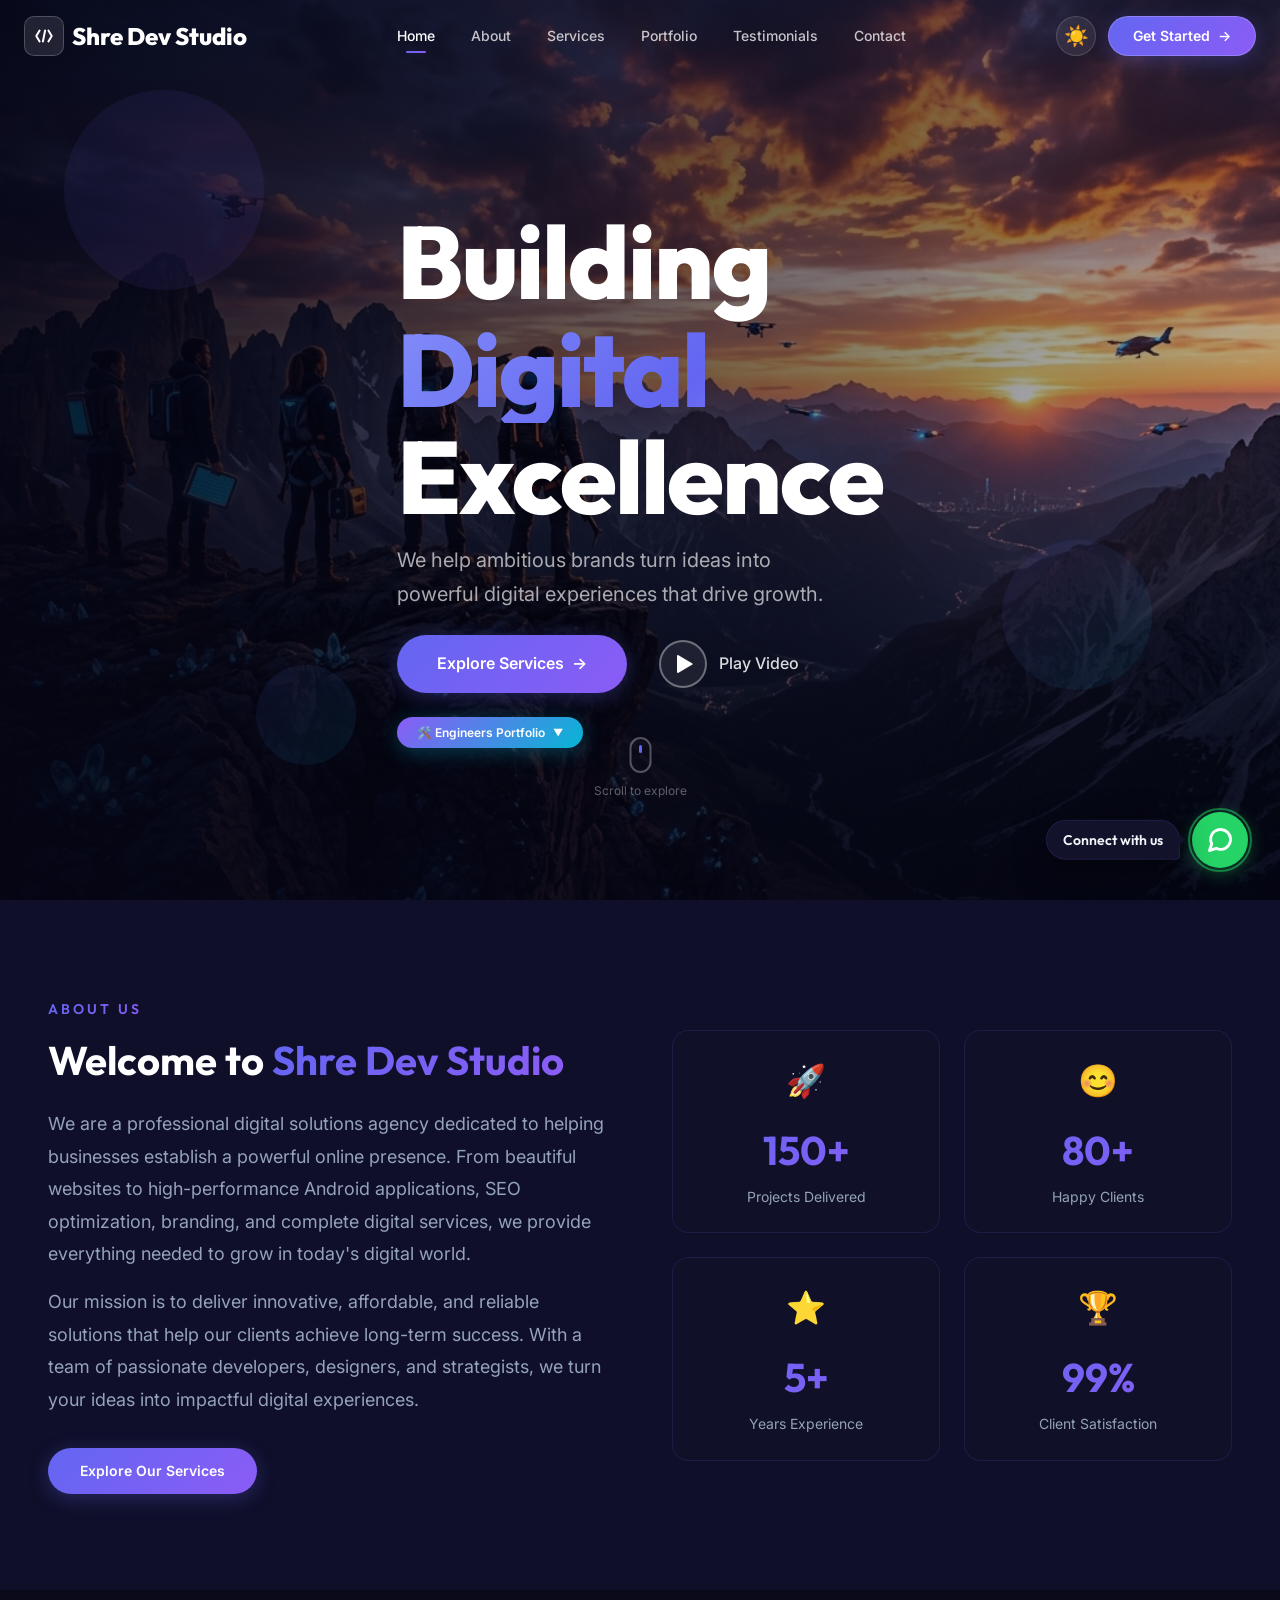
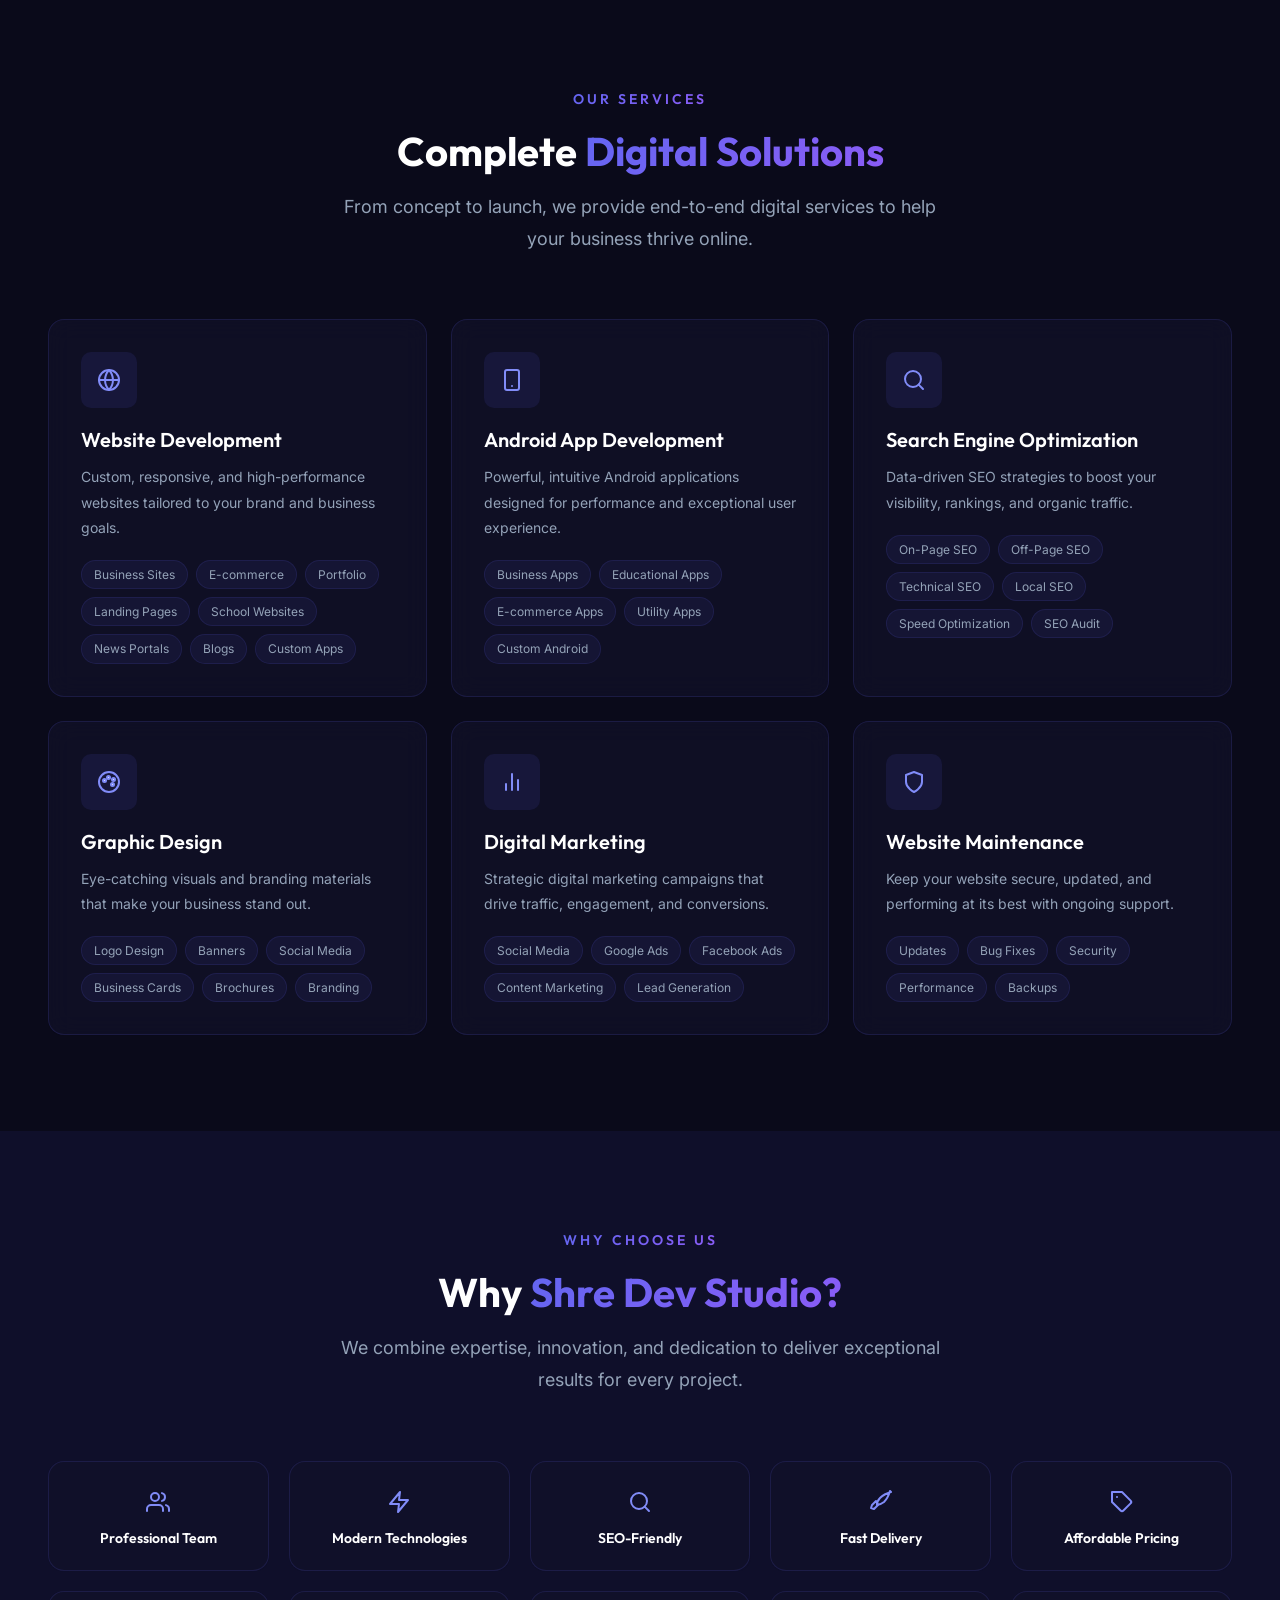
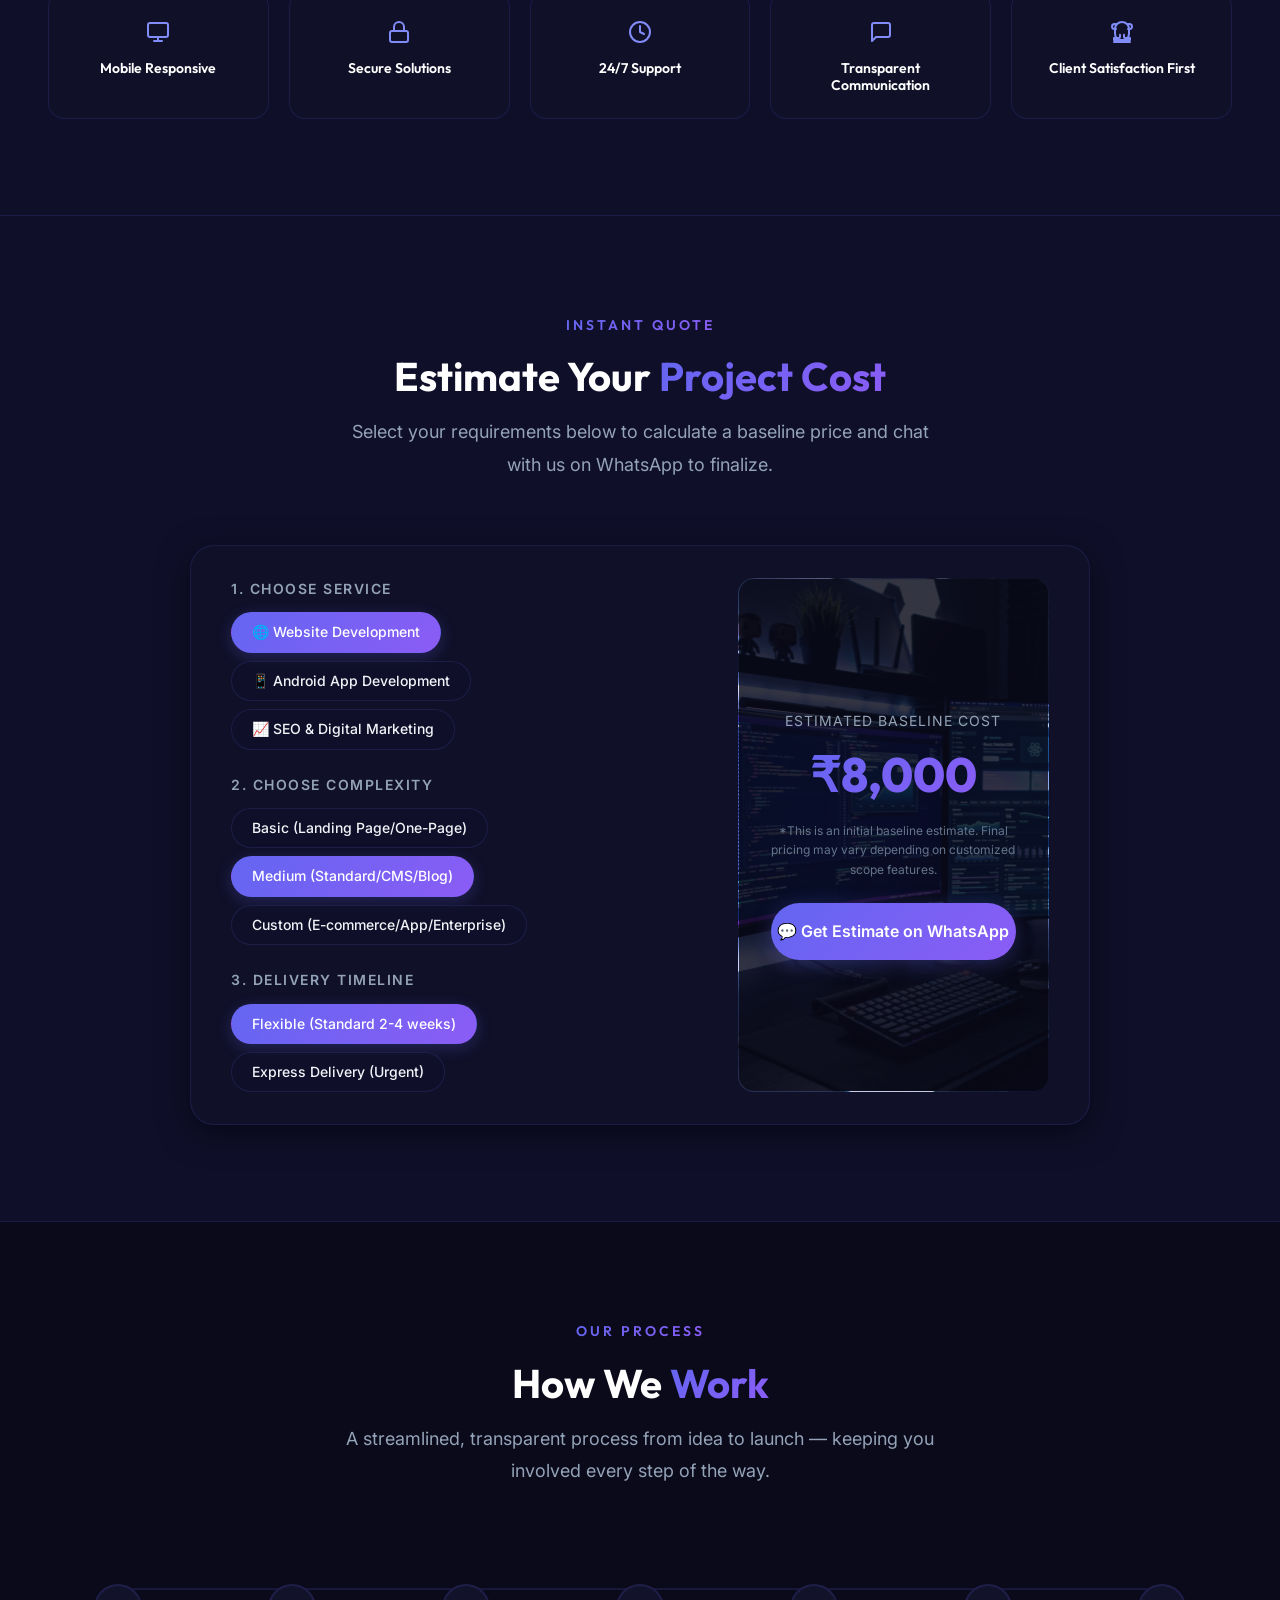
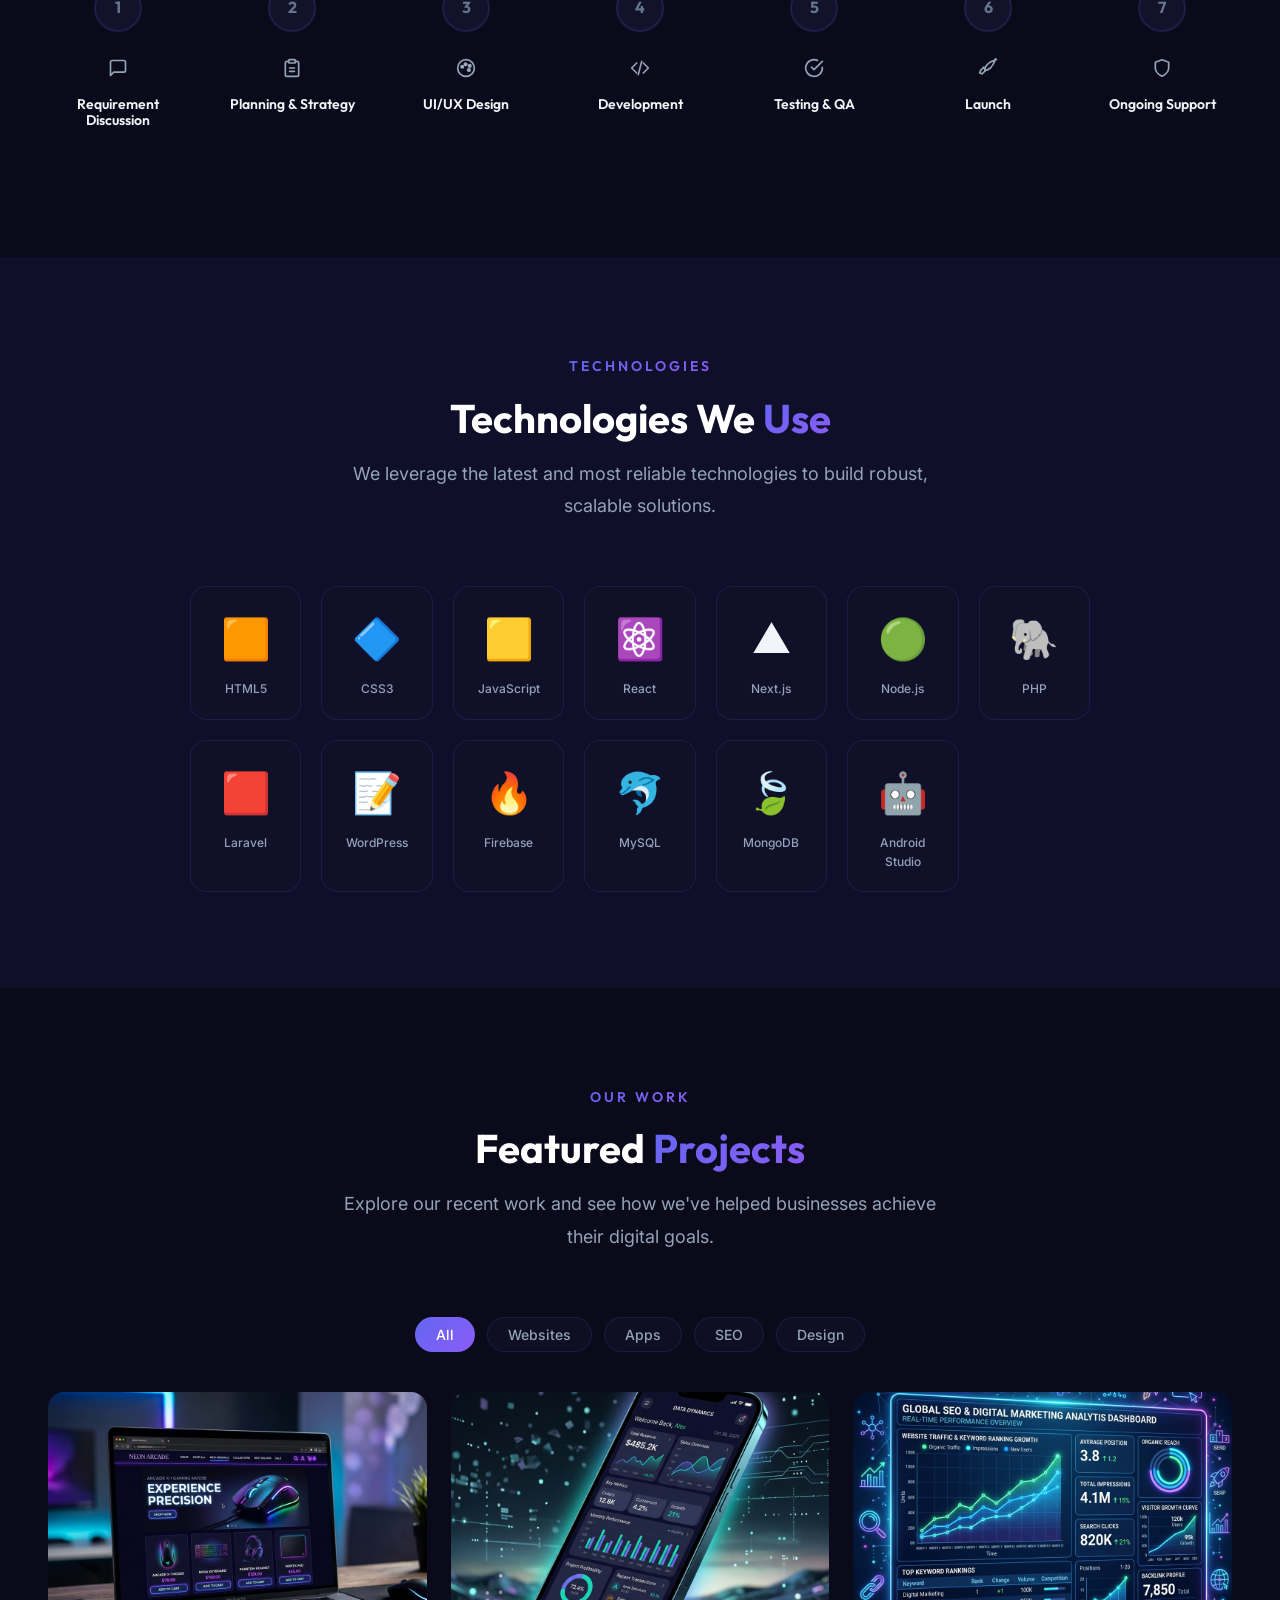
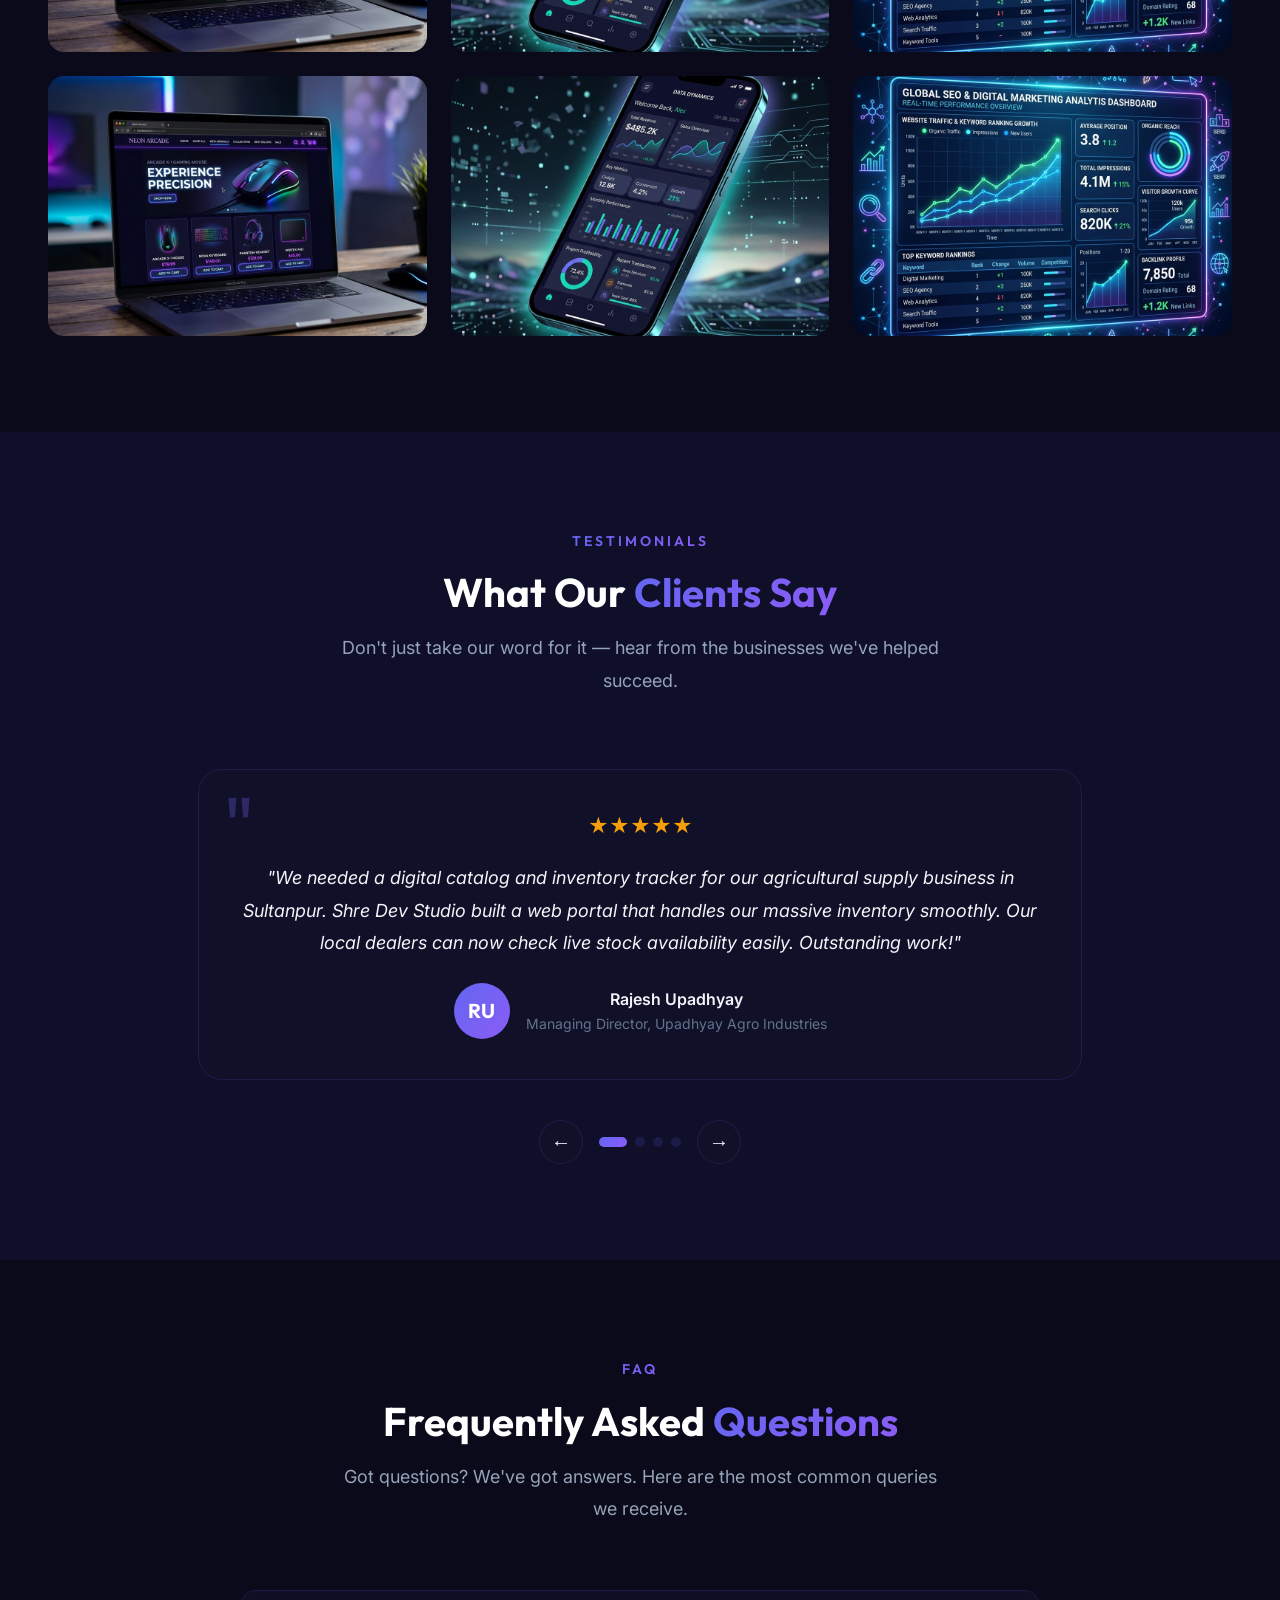
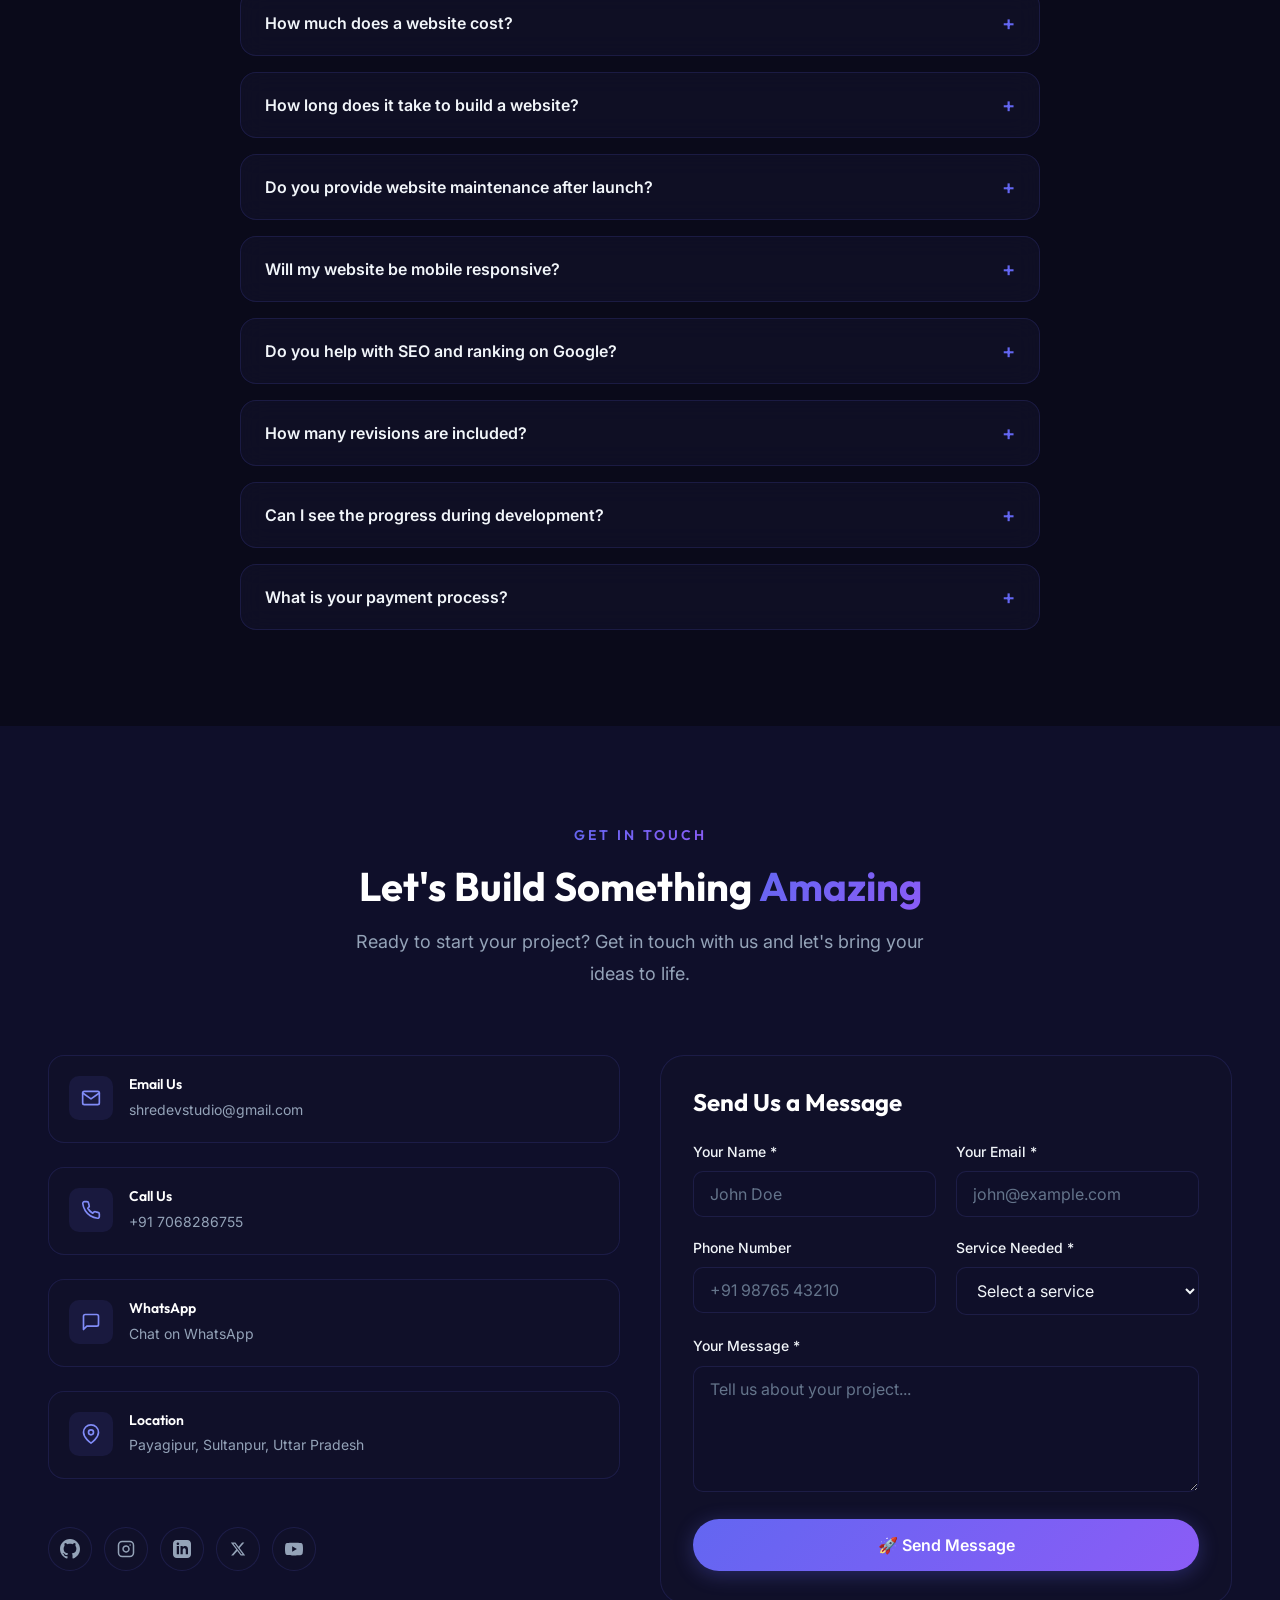
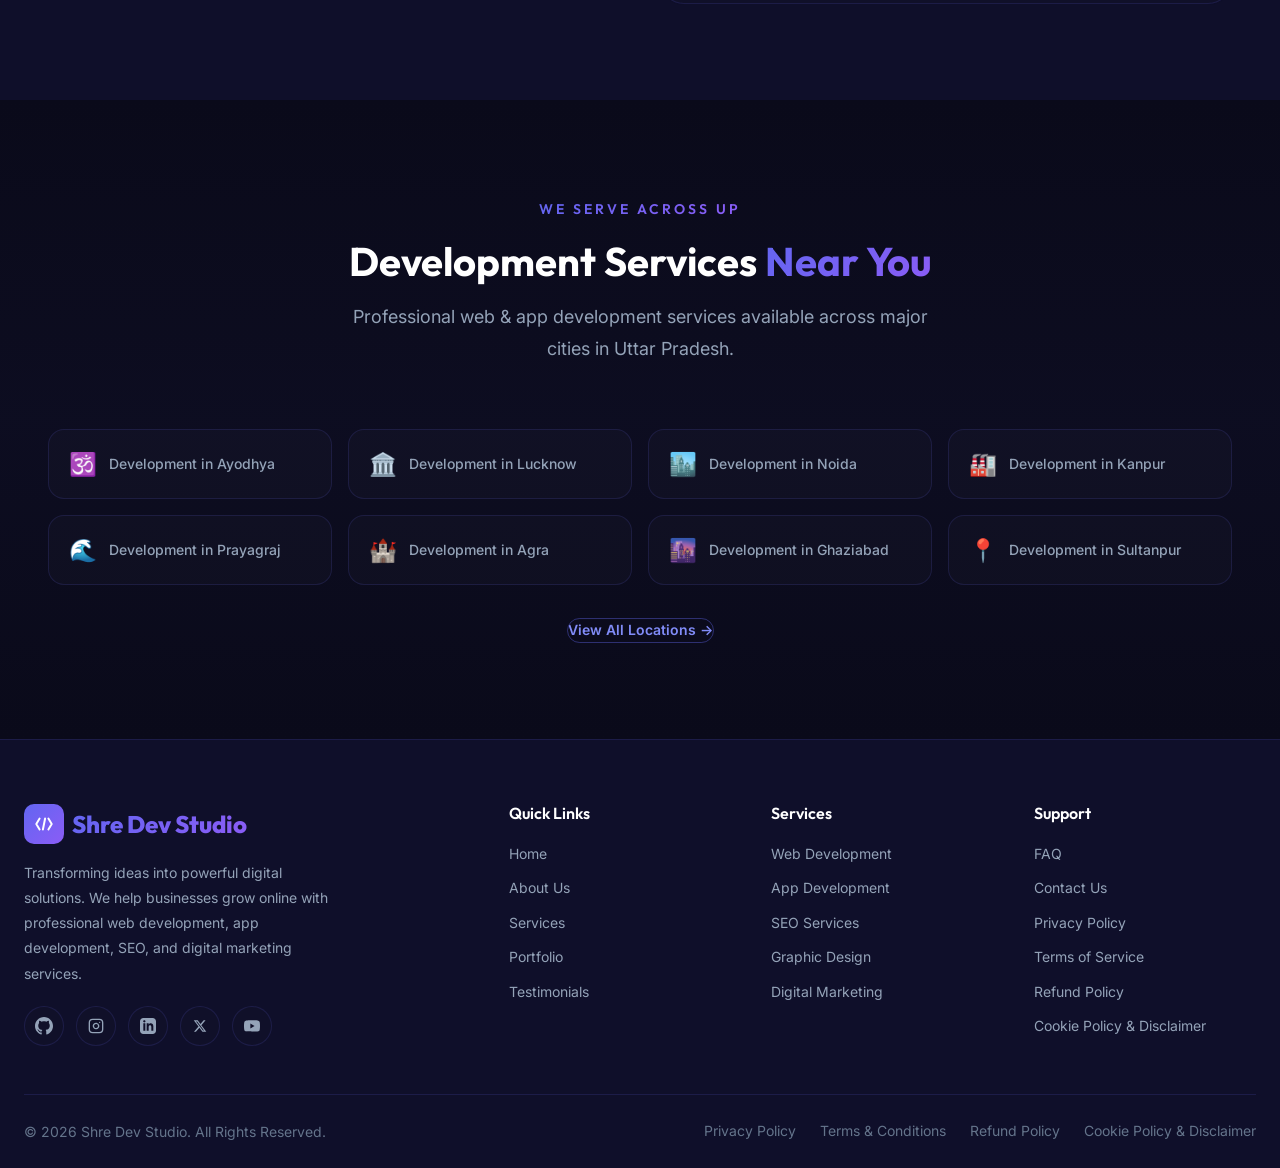
<file: index.html>
<!DOCTYPE html>
<html lang="en" data-theme="dark">

<head>
  <meta charset="UTF-8">
  <meta name="google-site-verification" content="E406HyNYIqnOpGZdB5TGiKo2HDnlmCuM9sXrgtNdqH0" />
  <meta name="viewport" content="width=device-width, initial-scale=1.0">
  <meta name="description"
    content="Shre Dev Studio — Professional website development, Android app development, SEO, branding, and complete digital solutions. Transform your ideas into powerful digital products.">
  <meta name="keywords"
    content="web development, android app development, SEO, digital marketing, graphic design, Shre Dev Studio">
  <meta name="author" content="Shre Dev Studio">
  <meta name="robots" content="index, follow">

  <!-- Open Graph -->
  <meta property="og:title" content="Shre Dev Studio — Transforming Ideas into Powerful Digital Solutions">
  <meta property="og:description"
    content="Professional website development, Android app development, SEO, branding, and complete digital solutions.">
  <meta property="og:type" content="website">
  <meta property="og:url" content="https://shredevstudio.vercel.app">
  <meta property="og:image" content="assets/images/hero-illustration.png">

  <!-- Twitter Card -->
  <meta name="twitter:card" content="summary_large_image">
  <meta name="twitter:title" content="Shre Dev Studio — Transforming Ideas into Powerful Digital Solutions">
  <meta name="twitter:description"
    content="Professional website development, Android app development, SEO, branding, and complete digital solutions.">

  <link rel="canonical" href="https://shredevstudio.vercel.app" />

  <title>Shre Dev Studio — Transforming Ideas into Powerful Digital Solutions</title>

  <!-- Preconnect to Google Fonts -->
  <link rel="preconnect" href="https://fonts.googleapis.com">
  <link rel="preconnect" href="https://fonts.gstatic.com" crossorigin>

  <!-- Stylesheets -->
  <link rel="stylesheet" href="css/style.css">
  <link rel="stylesheet" href="css/sections.css">
  <link rel="stylesheet" href="css/animations.css">

  <!-- Favicon -->
  <link rel="icon" type="image/svg+xml"
    href="data:image/svg+xml,<svg xmlns='http://www.w3.org/2000/svg' viewBox='0 0 100 100'><rect width='100' height='100' rx='20' fill='%236366f1'/><text x='50' y='68' font-family='Arial' font-size='55' font-weight='bold' text-anchor='middle' fill='white'>S</text></svg>">

  <!-- JSON-LD Structured Data -->
  <script type="application/ld+json">
  {
    "@context": "https://schema.org",
    "@type": "ProfessionalService",
    "name": "Shre Dev Studio",
    "description": "Professional digital solutions agency providing website development, Android app development, SEO, branding, and digital marketing services.",
    "url": "https://shredevstudio.vercel.app",
    "logo": "https://shredevstudio.vercel.app/assets/images/hero-illustration.png",
    "telephone": "+917068286755",
    "email": "shredevstudio@gmail.com",
    "founder": {
      "@type": "Organization",
      "name": "Titanium Team"
    },
    "address": {
      "@type": "PostalAddress",
      "streetAddress": "Payagipur",
      "addressLocality": "Sultanpur",
      "addressRegion": "Uttar Pradesh",
      "addressCountry": "IN"
    },
    "serviceType": ["Web Development", "App Development", "SEO", "Digital Marketing", "Graphic Design"],
    "areaServed": "Worldwide",
    "priceRange": "$$",
    "sameAs": [
      "https://github.com/shreyansh00102/shredevstudio",
      "https://www.instagram.com/shre_webstudio",
      "https://www.linkedin.com/in/shreyansh-upadhyay-8b54b6243"
    ]
  }
  </script>
</head>

<body>

  <!-- Header Navbar Navigation -->
  <nav class="navbar navbar--transparent" id="navbar" role="navigation" aria-label="Main navigation">
    <div class="navbar__container">
      <a href="#" class="navbar__logo" aria-label="Shre Dev Studio Home">
        <div class="navbar__logo-icon">
          <svg xmlns="http://www.w3.org/2000/svg" viewBox="0 0 100 100" fill="none" stroke="currentColor"
            stroke-width="9" stroke-linecap="round" stroke-linejoin="round" style="width: 22px; height: 22px;">
            <path d="M30 25 L15 50 L30 75 M70 25 L85 50 L70 75 M45 75 L55 25" />
          </svg>
        </div>
        <span>Shre Dev Studio</span>
      </a>

      <div class="navbar__menu" id="navbar-menu" role="menubar">
        <a href="#home" class="navbar__link active" role="menuitem">Home</a>
        <a href="#about" class="navbar__link" role="menuitem">About</a>
        <a href="#services" class="navbar__link" role="menuitem">Services</a>
        <a href="#portfolio" class="navbar__link" role="menuitem">Portfolio</a>
        <a href="#testimonials" class="navbar__link" role="menuitem">Testimonials</a>
        <a href="#contact" class="navbar__link" role="menuitem">Contact</a>
      </div>

      <div class="navbar__actions">
        <button class="theme-toggle" id="theme-toggle" aria-label="Toggle dark mode">🌙</button>
        <a href="#contact" class="btn btn--primary btn--nav-cta">Get Started <span class="btn-arrow">→</span></a>
        <button class="hamburger" id="hamburger" aria-label="Open menu" aria-expanded="false">
          <span class="hamburger__line"></span>
          <span class="hamburger__line"></span>
          <span class="hamburger__line"></span>
        </button>
      </div>
    </div>
  </nav>

  <!-- Mobile Overlay -->
  <div class="mobile-overlay" id="mobile-overlay"></div>

  <main>

    <!-- Cinematic Hero Showcase -->
    <section class="hero-cinematic" id="home">
      <!-- Background Image -->
      <div class="hero-cinematic__bg">
        <img src="assets/images/hero-cinematic.png" alt="Shre Dev Studio — Digital Excellence" loading="eager">
      </div>

      <!-- Gradient Overlay -->
      <div class="hero-cinematic__overlay"></div>

      <!-- Floating particles -->
      <div class="particle particle--1"></div>
      <div class="particle particle--2"></div>
      <div class="particle particle--3"></div>

      <!-- Hero Content -->
      <div class="hero-cinematic__content">
        <h1 class="hero-cinematic__title">
          Building
          <span class="hero-cinematic__title-highlight">Digital</span>
          Excellence
        </h1>

        <p class="hero-cinematic__subtitle">
          We help ambitious brands turn ideas into<br>
          powerful digital experiences that drive growth.
        </p>

        <div class="hero-cinematic__cta">
          <a href="#services" class="btn btn--primary btn--lg hero-cinematic__btn-explore">
            Explore Services <span class="btn-arrow">→</span>
          </a>
          <a href="coming-soon.html" class="hero-cinematic__play-btn" aria-label="Play Video">
            <div class="hero-cinematic__play-icon">
              <svg width="16" height="18" viewBox="0 0 16 18" fill="none" xmlns="http://www.w3.org/2000/svg">
                <path d="M15 8.134a1 1 0 0 1 0 1.732l-13.5 7.794A1 1 0 0 1 0 16.794V1.206A1 1 0 0 1 1.5.34L15 8.134z"
                  fill="white" />
              </svg>
            </div>
            <span>Play Video</span>
          </a>
        </div>

        <!-- Engineers Portfolio Dropdown -->
        <div class="hero-cinematic__portfolio-dropdown">
          <div class="dropdown btn--dropdown-container">
            <button class="btn btn--accent btn--sm dropdown__trigger" aria-haspopup="true" aria-expanded="false"
              style="display: flex; align-items: center; gap: 8px;">
              🛠️ Engineers Portfolio <span class="dropdown__arrow"
                style="font-size: 10px; transition: transform var(--transition-normal);">▼</span>
            </button>
            <div class="dropdown__menu">
              <a href="https://zameerkhan.online" class="dropdown__item" target="_blank" rel="noopener">👨‍💻 Zameer
                Khan Portfolio</a>
              <a href="https://shreyansh-two.vercel.app" class="dropdown__item" target="_blank" rel="noopener">👨‍💻
                Shreyansh Portfolio</a>
            </div>
          </div>
        </div>
      </div>



      <!-- Scroll Indicator -->
      <div class="hero-cinematic__scroll">
        <div class="hero-cinematic__scroll-mouse"></div>
        <span>Scroll to explore</span>
      </div>
    </section>

    <!-- About Agency Context -->
    <section class="section section--alt" id="about">
      <div class="container">
        <div class="about__grid">
          <div class="about__text animate-on-scroll" data-animation="slide-right">
            <span class="section__label">About Us</span>
            <h2 class="section__title">Welcome to <span class="gradient-text">Shre Dev Studio</span></h2>
            <p>
              We are a professional digital solutions agency dedicated to helping businesses establish a powerful online
              presence. From beautiful websites to high-performance Android applications, SEO optimization, branding,
              and complete digital services, we provide everything needed to grow in today's digital world.
            </p>
            <p>
              Our mission is to deliver innovative, affordable, and reliable solutions that help our clients achieve
              long-term success. With a team of passionate developers, designers, and strategists, we turn your ideas
              into impactful digital experiences.
            </p>
            <div style="margin-top: var(--space-8);">
              <a href="#services" class="btn btn--primary">Explore Our Services</a>
            </div>
          </div>

          <div class="about__stats-grid animate-on-scroll" data-animation="slide-left">
            <div class="about__stat-card">
              <div class="about__stat-icon">🚀</div>
              <div class="about__stat-value" data-counter="150" data-suffix="+">0+</div>
              <div class="about__stat-title">Projects Delivered</div>
            </div>
            <div class="about__stat-card">
              <div class="about__stat-icon">😊</div>
              <div class="about__stat-value" data-counter="80" data-suffix="+">0+</div>
              <div class="about__stat-title">Happy Clients</div>
            </div>
            <div class="about__stat-card">
              <div class="about__stat-icon">⭐</div>
              <div class="about__stat-value" data-counter="5" data-suffix="+">0+</div>
              <div class="about__stat-title">Years Experience</div>
            </div>
            <div class="about__stat-card">
              <div class="about__stat-icon">🏆</div>
              <div class="about__stat-value" data-counter="99" data-suffix="%">0%</div>
              <div class="about__stat-title">Client Satisfaction</div>
            </div>
          </div>
        </div>
      </div>
    </section>

    <!-- Agency Services Showcase -->
    <section class="section" id="services">
      <div class="container">
        <div class="section__header animate-on-scroll">
          <span class="section__label">Our Services</span>
          <h2 class="section__title">Complete <span class="gradient-text">Digital Solutions</span></h2>
          <p class="section__subtitle">From concept to launch, we provide end-to-end digital services to help your
            business thrive online.</p>
        </div>

        <div class="services__grid">
          <!-- Website Development -->
          <div class="service-card animate-on-scroll delay-1">
            <div class="service-card__icon">
              <svg viewBox="0 0 24 24" fill="none" stroke="currentColor" stroke-width="2" stroke-linecap="round" stroke-linejoin="round">
                <circle cx="12" cy="12" r="10"></circle>
                <line x1="2" y1="12" x2="22" y2="12"></line>
                <path d="M12 2a15.3 15.3 0 0 1 4 10 15.3 15.3 0 0 1-4 10 15.3 15.3 0 0 1-4-10 15.3 15.3 0 0 1 4-10z"></path>
              </svg>
            </div>
            <h3 class="service-card__title">Website Development</h3>
            <p class="service-card__desc">Custom, responsive, and high-performance websites tailored to your brand and
              business goals.</p>
            <div class="service-card__list">
              <span class="service-card__tag">Business Sites</span>
              <span class="service-card__tag">E-commerce</span>
              <span class="service-card__tag">Portfolio</span>
              <span class="service-card__tag">Landing Pages</span>
              <span class="service-card__tag">School Websites</span>
              <span class="service-card__tag">News Portals</span>
              <span class="service-card__tag">Blogs</span>
              <span class="service-card__tag">Custom Apps</span>
            </div>
          </div>

          <!-- Android App Development -->
          <div class="service-card animate-on-scroll delay-2">
            <div class="service-card__icon">
              <svg viewBox="0 0 24 24" fill="none" stroke="currentColor" stroke-width="2" stroke-linecap="round" stroke-linejoin="round">
                <rect x="5" y="2" width="14" height="20" rx="2" ry="2"></rect>
                <line x1="12" y1="18" x2="12.01" y2="18"></line>
              </svg>
            </div>
            <h3 class="service-card__title">Android App Development</h3>
            <p class="service-card__desc">Powerful, intuitive Android applications designed for performance and
              exceptional user experience.</p>
            <div class="service-card__list">
              <span class="service-card__tag">Business Apps</span>
              <span class="service-card__tag">Educational Apps</span>
              <span class="service-card__tag">E-commerce Apps</span>
              <span class="service-card__tag">Utility Apps</span>
              <span class="service-card__tag">Custom Android</span>
            </div>
          </div>

          <!-- SEO -->
          <div class="service-card animate-on-scroll delay-3">
            <div class="service-card__icon">
              <svg viewBox="0 0 24 24" fill="none" stroke="currentColor" stroke-width="2" stroke-linecap="round" stroke-linejoin="round">
                <circle cx="11" cy="11" r="8"></circle>
                <line x1="21" y1="21" x2="16.65" y2="16.65"></line>
              </svg>
            </div>
            <h3 class="service-card__title">Search Engine Optimization</h3>
            <p class="service-card__desc">Data-driven SEO strategies to boost your visibility, rankings, and organic
              traffic.</p>
            <div class="service-card__list">
              <span class="service-card__tag">On-Page SEO</span>
              <span class="service-card__tag">Off-Page SEO</span>
              <span class="service-card__tag">Technical SEO</span>
              <span class="service-card__tag">Local SEO</span>
              <span class="service-card__tag">Speed Optimization</span>
              <span class="service-card__tag">SEO Audit</span>
            </div>
          </div>

          <!-- Graphic Design -->
          <div class="service-card animate-on-scroll delay-4">
            <div class="service-card__icon">
              <svg viewBox="0 0 24 24" fill="none" stroke="currentColor" stroke-width="2" stroke-linecap="round" stroke-linejoin="round">
                <path d="M12 22C17.5228 22 22 17.5228 22 12C22 6.5 17.5 2 12 2C6.5 2 2 6.5 2 12C2 17.5 6.5 22 12 22Z"></path>
                <circle cx="7.5" cy="10.5" r="1.5" fill="currentColor"></circle>
                <circle cx="11.5" cy="7.5" r="1.5" fill="currentColor"></circle>
                <circle cx="16.5" cy="9.5" r="1.5" fill="currentColor"></circle>
                <circle cx="15.5" cy="14.5" r="1.5" fill="currentColor"></circle>
              </svg>
            </div>
            <h3 class="service-card__title">Graphic Design</h3>
            <p class="service-card__desc">Eye-catching visuals and branding materials that make your business stand out.
            </p>
            <div class="service-card__list">
              <span class="service-card__tag">Logo Design</span>
              <span class="service-card__tag">Banners</span>
              <span class="service-card__tag">Social Media</span>
              <span class="service-card__tag">Business Cards</span>
              <span class="service-card__tag">Brochures</span>
              <span class="service-card__tag">Branding</span>
            </div>
          </div>

          <!-- Digital Marketing -->
          <div class="service-card animate-on-scroll delay-5">
            <div class="service-card__icon">
              <svg viewBox="0 0 24 24" fill="none" stroke="currentColor" stroke-width="2" stroke-linecap="round" stroke-linejoin="round">
                <line x1="18" y1="20" x2="18" y2="10"></line>
                <line x1="12" y1="20" x2="12" y2="4"></line>
                <line x1="6" y1="20" x2="6" y2="14"></line>
              </svg>
            </div>
            <h3 class="service-card__title">Digital Marketing</h3>
            <p class="service-card__desc">Strategic digital marketing campaigns that drive traffic, engagement, and
              conversions.</p>
            <div class="service-card__list">
              <span class="service-card__tag">Social Media</span>
              <span class="service-card__tag">Google Ads</span>
              <span class="service-card__tag">Facebook Ads</span>
              <span class="service-card__tag">Content Marketing</span>
              <span class="service-card__tag">Lead Generation</span>
            </div>
          </div>

          <!-- Website Maintenance -->
          <div class="service-card animate-on-scroll delay-6">
            <div class="service-card__icon">
              <svg viewBox="0 0 24 24" fill="none" stroke="currentColor" stroke-width="2" stroke-linecap="round" stroke-linejoin="round">
                <path d="M12 22s8-4 8-10V5l-8-3-8 3v7c0 6 8 10 8 10z"></path>
              </svg>
            </div>
            <h3 class="service-card__title">Website Maintenance</h3>
            <p class="service-card__desc">Keep your website secure, updated, and performing at its best with ongoing
              support.</p>
            <div class="service-card__list">
              <span class="service-card__tag">Updates</span>
              <span class="service-card__tag">Bug Fixes</span>
              <span class="service-card__tag">Security</span>
              <span class="service-card__tag">Performance</span>
              <span class="service-card__tag">Backups</span>
            </div>
          </div>
        </div>
      </div>
    </section>

    <!-- Why Choose Us Selling Points -->
    <section class="section section--alt" id="why-us">
      <div class="container">
        <div class="section__header animate-on-scroll">
          <span class="section__label">Why Choose Us</span>
          <h2 class="section__title">Why <span class="gradient-text">Shre Dev Studio?</span></h2>
          <p class="section__subtitle">We combine expertise, innovation, and dedication to deliver exceptional results
            for every project.</p>
        </div>

        <div class="why__grid">
          <div class="why-card animate-on-scroll delay-1">
            <span class="why-card__icon">
              <svg class="why-icon-svg" viewBox="0 0 24 24" fill="none" stroke="currentColor" stroke-width="2" stroke-linecap="round" stroke-linejoin="round">
                <path d="M17 21v-2a4 4 0 0 0-4-4H5a4 4 0 0 0-4 4v2"></path>
                <circle cx="9" cy="7" r="4"></circle>
                <path d="M23 21v-2a4 4 0 0 0-3-3.87"></path>
                <path d="M16 3.13a4 4 0 0 1 0 7.75"></path>
              </svg>
            </span>
            <h4 class="why-card__title">Professional Team</h4>
          </div>
          <div class="why-card animate-on-scroll delay-2">
            <span class="why-card__icon">
              <svg class="why-icon-svg" viewBox="0 0 24 24" fill="none" stroke="currentColor" stroke-width="2" stroke-linecap="round" stroke-linejoin="round">
                <polygon points="13 2 3 14 12 14 11 22 21 10 12 10 13 2"></polygon>
              </svg>
            </span>
            <h4 class="why-card__title">Modern Technologies</h4>
          </div>
          <div class="why-card animate-on-scroll delay-3">
            <span class="why-card__icon">
              <svg class="why-icon-svg" viewBox="0 0 24 24" fill="none" stroke="currentColor" stroke-width="2" stroke-linecap="round" stroke-linejoin="round">
                <circle cx="11" cy="11" r="8"></circle>
                <line x1="21" y1="21" x2="16.65" y2="16.65"></line>
              </svg>
            </span>
            <h4 class="why-card__title">SEO-Friendly</h4>
          </div>
          <div class="why-card animate-on-scroll delay-4">
            <span class="why-card__icon">
              <svg class="why-icon-svg" viewBox="0 0 24 24" fill="none" stroke="currentColor" stroke-width="2" stroke-linecap="round" stroke-linejoin="round">
                <path d="M22 2s-7 2-11 6c-3 3-3 7-3 7s3 0 7-3c4-4 6-11 6-11z"></path>
                <path d="M9 15 5 19l-3-1 1-3 4-4z"></path>
              </svg>
            </span>
            <h4 class="why-card__title">Fast Delivery</h4>
          </div>
          <div class="why-card animate-on-scroll delay-5">
            <span class="why-card__icon">
              <svg class="why-icon-svg" viewBox="0 0 24 24" fill="none" stroke="currentColor" stroke-width="2" stroke-linecap="round" stroke-linejoin="round">
                <path d="M20.59 13.41l-7.17 7.17a2 2 0 0 1-2.83 0L2 12V2h10l8.59 8.59a2 2 0 0 1 0 2.82z"></path>
                <line x1="7" y1="7" x2="7.01" y2="7"></line>
              </svg>
            </span>
            <h4 class="why-card__title">Affordable Pricing</h4>
          </div>
          <div class="why-card animate-on-scroll delay-1">
            <span class="why-card__icon">
              <svg class="why-icon-svg" viewBox="0 0 24 24" fill="none" stroke="currentColor" stroke-width="2" stroke-linecap="round" stroke-linejoin="round">
                <rect x="2" y="3" width="20" height="14" rx="2" ry="2"></rect>
                <line x1="8" y1="21" x2="16" y2="21"></line>
                <line x1="12" y1="17" x2="12" y2="21"></line>
              </svg>
            </span>
            <h4 class="why-card__title">Mobile Responsive</h4>
          </div>
          <div class="why-card animate-on-scroll delay-2">
            <span class="why-card__icon">
              <svg class="why-icon-svg" viewBox="0 0 24 24" fill="none" stroke="currentColor" stroke-width="2" stroke-linecap="round" stroke-linejoin="round">
                <rect x="3" y="11" width="18" height="11" rx="2" ry="2"></rect>
                <path d="M7 11V7a5 5 0 0 1 10 0v4"></path>
              </svg>
            </span>
            <h4 class="why-card__title">Secure Solutions</h4>
          </div>
          <div class="why-card animate-on-scroll delay-3">
            <span class="why-card__icon">
              <svg class="why-icon-svg" viewBox="0 0 24 24" fill="none" stroke="currentColor" stroke-width="2" stroke-linecap="round" stroke-linejoin="round">
                <circle cx="12" cy="12" r="10"></circle>
                <polyline points="12 6 12 12 16 14"></polyline>
              </svg>
            </span>
            <h4 class="why-card__title">24/7 Support</h4>
          </div>
          <div class="why-card animate-on-scroll delay-4">
            <span class="why-card__icon">
              <svg class="why-icon-svg" viewBox="0 0 24 24" fill="none" stroke="currentColor" stroke-width="2" stroke-linecap="round" stroke-linejoin="round">
                <path d="M21 15a2 2 0 0 1-2 2H7l-4 4V5a2 2 0 0 1 2-2h14a2 2 0 0 1 2 2z"></path>
              </svg>
            </span>
            <h4 class="why-card__title">Transparent Communication</h4>
          </div>
          <div class="why-card animate-on-scroll delay-5">
            <span class="why-card__icon">
              <svg class="why-icon-svg" viewBox="0 0 24 24" fill="none" stroke="currentColor" stroke-width="2" stroke-linecap="round" stroke-linejoin="round">
                <path d="M6 9H4.5a2.5 2.5 0 0 1 0-5H6"></path>
                <path d="M18 9h1.5a2.5 2.5 0 0 0 0-5H18"></path>
                <path d="M4 22h16"></path>
                <path d="M10 14.66V17c0 .55-.45 1-1 1H4v2h16v-2h-5c-.55 0-1-.45-1-1v-2.34"></path>
                <path d="M12 2a7 7 0 0 0-7 7v4.66a7 7 0 0 0 14 0V9a7 7 0 0 0-7-7z"></path>
              </svg>
            </span>
            <h4 class="why-card__title">Client Satisfaction First</h4>
          </div>
        </div>
      </div>
    </section>

    <!-- Cost Estimate Tool -->
    <section class="section calculator-section" id="estimator">
      <div class="container">
        <div class="section__header animate-on-scroll">
          <span class="section__label">Instant Quote</span>
          <h2 class="section__title">Estimate Your <span class="gradient-text">Project Cost</span></h2>
          <p class="section__subtitle">Select your requirements below to calculate a baseline price and chat with us on
            WhatsApp to finalize.</p>
        </div>

        <div class="calculator-wrapper animate-on-scroll" id="project-calculator">
          <div class="calc-grid">
            <!-- Selector Options -->
            <div class="calc-options">
              <!-- Service Category -->
              <div>
                <div class="calc-group-title">1. Choose Service</div>
                <div class="calc-pills">
                  <div class="calc-pill active" data-type="service" data-value="web">🌐 Website Development</div>
                  <div class="calc-pill" data-type="service" data-value="app">📱 Android App Development</div>
                  <div class="calc-pill" data-type="service" data-value="seo">📈 SEO & Digital Marketing</div>
                </div>
              </div>

              <!-- Scope / Complexity -->
              <div>
                <div class="calc-group-title">2. Choose Complexity</div>
                <div class="calc-pills">
                  <div class="calc-pill" data-type="size" data-value="basic">Basic (Landing Page/One-Page)</div>
                  <div class="calc-pill active" data-type="size" data-value="medium">Medium (Standard/CMS/Blog)</div>
                  <div class="calc-pill" data-type="size" data-value="custom">Custom (E-commerce/App/Enterprise)</div>
                </div>
              </div>

              <!-- Delivery Time -->
              <div>
                <div class="calc-group-title">3. Delivery Timeline</div>
                <div class="calc-pills">
                  <div class="calc-pill active" data-type="urgency" data-value="standard">Flexible (Standard 2-4 weeks)
                  </div>
                  <div class="calc-pill" data-type="urgency" data-value="urgent">Express Delivery (Urgent)</div>
                </div>
              </div>
            </div>

            <!-- Dynamic Result Card -->
            <div class="calc-result-card">
              <div class="calc-price-label">Estimated Baseline Cost</div>
              <div class="calc-price-val" id="calc-price-val">₹8,000</div>
              <div class="calc-price-note">*This is an initial baseline estimate. Final pricing may vary depending on
                customized scope features.</div>
              <a href="#" class="btn btn--primary btn--lg" id="calc-quote-btn" target="_blank" rel="noopener">
                💬 Get Estimate on WhatsApp
              </a>
            </div>
          </div>
        </div>
      </div>
    </section>

    <!-- Our Workflow Timeline -->
    <section class="section" id="process">
      <div class="container">
        <div class="section__header animate-on-scroll">
          <span class="section__label">Our Process</span>
          <h2 class="section__title">How We <span class="gradient-text">Work</span></h2>
          <p class="section__subtitle">A streamlined, transparent process from idea to launch — keeping you involved
            every step of the way.</p>
        </div>

        <div class="process__timeline animate-on-scroll">
          <div class="process__step">
            <div class="process__step-number">1</div>
            <div class="process__step-info">
              <span class="process__step-icon">
                <svg class="process-icon-svg" viewBox="0 0 24 24" fill="none" stroke="currentColor" stroke-width="2" stroke-linecap="round" stroke-linejoin="round">
                  <path d="M21 15a2 2 0 0 1-2 2H7l-4 4V5a2 2 0 0 1 2-2h14a2 2 0 0 1 2 2z"></path>
                </svg>
              </span>
              <h4 class="process__step-title">Requirement Discussion</h4>
            </div>
          </div>
          <div class="process__step">
            <div class="process__step-number">2</div>
            <div class="process__step-info">
              <span class="process__step-icon">
                <svg class="process-icon-svg" viewBox="0 0 24 24" fill="none" stroke="currentColor" stroke-width="2" stroke-linecap="round" stroke-linejoin="round">
                  <rect x="8" y="2" width="8" height="4" rx="1" ry="1"></rect>
                  <path d="M16 4h2a2 2 0 0 1 2 2v14a2 2 0 0 1-2 2H6a2 2 0 0 1-2-2V6a2 2 0 0 1 2-2h2"></path>
                  <path d="M9 12h6"></path>
                  <path d="M9 16h6"></path>
                </svg>
              </span>
              <h4 class="process__step-title">Planning & Strategy</h4>
            </div>
          </div>
          <div class="process__step">
            <div class="process__step-number">3</div>
            <div class="process__step-info">
              <span class="process__step-icon">
                <svg class="process-icon-svg" viewBox="0 0 24 24" fill="none" stroke="currentColor" stroke-width="2" stroke-linecap="round" stroke-linejoin="round">
                  <path d="M12 22C17.5228 22 22 17.5228 22 12C22 6.5 17.5 2 12 2C6.5 2 2 6.5 2 12C2 17.5 6.5 22 12 22Z"></path>
                  <circle cx="7.5" cy="10.5" r="1.5" fill="currentColor"></circle>
                  <circle cx="11.5" cy="7.5" r="1.5" fill="currentColor"></circle>
                  <circle cx="16.5" cy="9.5" r="1.5" fill="currentColor"></circle>
                  <circle cx="15.5" cy="14.5" r="1.5" fill="currentColor"></circle>
                </svg>
              </span>
              <h4 class="process__step-title">UI/UX Design</h4>
            </div>
          </div>
          <div class="process__step">
            <div class="process__step-number">4</div>
            <div class="process__step-info">
              <span class="process__step-icon">
                <svg class="process-icon-svg" viewBox="0 0 24 24" fill="none" stroke="currentColor" stroke-width="2" stroke-linecap="round" stroke-linejoin="round">
                  <polyline points="16 18 22 12 16 6"></polyline>
                  <polyline points="8 6 2 12 8 18"></polyline>
                  <line x1="14" y1="4" x2="10" y2="20"></line>
                </svg>
              </span>
              <h4 class="process__step-title">Development</h4>
            </div>
          </div>
          <div class="process__step">
            <div class="process__step-number">5</div>
            <div class="process__step-info">
              <span class="process__step-icon">
                <svg class="process-icon-svg" viewBox="0 0 24 24" fill="none" stroke="currentColor" stroke-width="2" stroke-linecap="round" stroke-linejoin="round">
                  <path d="M22 11.08V12a10 10 0 1 1-5.93-9.14"></path>
                  <polyline points="22 4 12 14.01 9 11.01"></polyline>
                </svg>
              </span>
              <h4 class="process__step-title">Testing & QA</h4>
            </div>
          </div>
          <div class="process__step">
            <div class="process__step-number">6</div>
            <div class="process__step-info">
              <span class="process__step-icon">
                <svg class="process-icon-svg" viewBox="0 0 24 24" fill="none" stroke="currentColor" stroke-width="2" stroke-linecap="round" stroke-linejoin="round">
                  <path d="M22 2s-7 2-11 6c-3 3-3 7-3 7s3 0 7-3c4-4 6-11 6-11z"></path>
                  <path d="M9 15 5 19l-3-1 1-3 4-4z"></path>
                </svg>
              </span>
              <h4 class="process__step-title">Launch</h4>
            </div>
          </div>
          <div class="process__step">
            <div class="process__step-number">7</div>
            <div class="process__step-info">
              <span class="process__step-icon">
                <svg class="process-icon-svg" viewBox="0 0 24 24" fill="none" stroke="currentColor" stroke-width="2" stroke-linecap="round" stroke-linejoin="round">
                  <path d="M12 22s8-4 8-10V5l-8-3-8 3v7c0 6 8 10 8 10z"></path>
                </svg>
              </span>
              <h4 class="process__step-title">Ongoing Support</h4>
            </div>
          </div>
        </div>
      </div>
    </section>

    <!-- Technologies and Tools Grid -->
    <section class="section section--alt" id="technologies">
      <div class="container">
        <div class="section__header animate-on-scroll">
          <span class="section__label">Technologies</span>
          <h2 class="section__title">Technologies We <span class="gradient-text">Use</span></h2>
          <p class="section__subtitle">We leverage the latest and most reliable technologies to build robust, scalable
            solutions.</p>
        </div>

        <div class="tech__grid animate-on-scroll">
          <div class="tech-item">
            <span class="tech-item__icon">🟧</span>
            <span class="tech-item__name">HTML5</span>
          </div>
          <div class="tech-item">
            <span class="tech-item__icon">🔷</span>
            <span class="tech-item__name">CSS3</span>
          </div>
          <div class="tech-item">
            <span class="tech-item__icon">🟨</span>
            <span class="tech-item__name">JavaScript</span>
          </div>
          <div class="tech-item">
            <span class="tech-item__icon">⚛️</span>
            <span class="tech-item__name">React</span>
          </div>
          <div class="tech-item">
            <span class="tech-item__icon">▲</span>
            <span class="tech-item__name">Next.js</span>
          </div>
          <div class="tech-item">
            <span class="tech-item__icon">🟢</span>
            <span class="tech-item__name">Node.js</span>
          </div>
          <div class="tech-item">
            <span class="tech-item__icon">🐘</span>
            <span class="tech-item__name">PHP</span>
          </div>
          <div class="tech-item">
            <span class="tech-item__icon">🟥</span>
            <span class="tech-item__name">Laravel</span>
          </div>
          <div class="tech-item">
            <span class="tech-item__icon">📝</span>
            <span class="tech-item__name">WordPress</span>
          </div>
          <div class="tech-item">
            <span class="tech-item__icon">🔥</span>
            <span class="tech-item__name">Firebase</span>
          </div>
          <div class="tech-item">
            <span class="tech-item__icon">🐬</span>
            <span class="tech-item__name">MySQL</span>
          </div>
          <div class="tech-item">
            <span class="tech-item__icon">🍃</span>
            <span class="tech-item__name">MongoDB</span>
          </div>
          <div class="tech-item">
            <span class="tech-item__icon">🤖</span>
            <span class="tech-item__name">Android Studio</span>
          </div>
        </div>
      </div>
    </section>

    <!-- Case Studies Portfolio -->
    <section class="section" id="portfolio">
      <div class="container">
        <div class="section__header animate-on-scroll">
          <span class="section__label">Our Work</span>
          <h2 class="section__title">Featured <span class="gradient-text">Projects</span></h2>
          <p class="section__subtitle">Explore our recent work and see how we've helped businesses achieve their digital
            goals.</p>
        </div>

        <div class="portfolio__filters animate-on-scroll">
          <button class="portfolio__filter-btn active" data-filter="all">All</button>
          <button class="portfolio__filter-btn" data-filter="web">Websites</button>
          <button class="portfolio__filter-btn" data-filter="app">Apps</button>
          <button class="portfolio__filter-btn" data-filter="seo">SEO</button>
          <button class="portfolio__filter-btn" data-filter="design">Design</button>
        </div>

        <div class="portfolio__grid">
          <div class="portfolio-card animate-on-scroll delay-1" data-category="web">
            <img src="assets/images/portfolio-web.png"
              alt="Custom React E-commerce Website Development Project Showcase" class="portfolio-card__image"
              loading="lazy" width="400" height="260">
            <div class="portfolio-card__overlay">
              <h3 class="portfolio-card__title">E-Commerce Platform</h3>
              <p class="portfolio-card__desc">Full-featured online store with payment integration and inventory
                management.</p>
              <div class="portfolio-card__tags">
                <span class="portfolio-card__tag">React</span>
                <span class="portfolio-card__tag">Node.js</span>
                <span class="portfolio-card__tag">MongoDB</span>
              </div>
            </div>
          </div>

          <div class="portfolio-card animate-on-scroll delay-2" data-category="app">
            <img src="assets/images/portfolio-app.png"
              alt="Custom Android App Development with Firebase Integration Showcase" class="portfolio-card__image"
              loading="lazy" width="400" height="260">
            <div class="portfolio-card__overlay">
              <h3 class="portfolio-card__title">Business Management App</h3>
              <p class="portfolio-card__desc">Android app for streamlining operations with real-time analytics
                dashboard.</p>
              <div class="portfolio-card__tags">
                <span class="portfolio-card__tag">Android</span>
                <span class="portfolio-card__tag">Firebase</span>
                <span class="portfolio-card__tag">Kotlin</span>
              </div>
            </div>
          </div>

          <div class="portfolio-card animate-on-scroll delay-3" data-category="seo">
            <img src="assets/images/portfolio-seo.png" alt="Search Engine Optimization Campaign Analytics Dashboard"
              class="portfolio-card__image" loading="lazy" width="400" height="260">
            <div class="portfolio-card__overlay">
              <h3 class="portfolio-card__title">SEO Campaign Dashboard</h3>
              <p class="portfolio-card__desc">Comprehensive SEO strategy that boosted organic traffic by 300% in 6
                months.</p>
              <div class="portfolio-card__tags">
                <span class="portfolio-card__tag">SEO</span>
                <span class="portfolio-card__tag">Analytics</span>
                <span class="portfolio-card__tag">Content</span>
              </div>
            </div>
          </div>

          <div class="portfolio-card animate-on-scroll delay-1" data-category="web">
            <img src="assets/images/portfolio-web.png" alt="WordPress Corporate Website Development Project"
              class="portfolio-card__image" loading="lazy" width="400" height="260">
            <div class="portfolio-card__overlay">
              <h3 class="portfolio-card__title">Corporate Website</h3>
              <p class="portfolio-card__desc">Modern corporate website with CMS, multilingual support, and lead
                generation forms.</p>
              <div class="portfolio-card__tags">
                <span class="portfolio-card__tag">WordPress</span>
                <span class="portfolio-card__tag">PHP</span>
                <span class="portfolio-card__tag">MySQL</span>
              </div>
            </div>
          </div>

          <div class="portfolio-card animate-on-scroll delay-2" data-category="app">
            <img src="assets/images/portfolio-app.png" alt="E-Learning Android Mobile Application Development"
              class="portfolio-card__image" loading="lazy" width="400" height="260">
            <div class="portfolio-card__overlay">
              <h3 class="portfolio-card__title">E-Learning Platform</h3>
              <p class="portfolio-card__desc">Interactive learning app with video courses, quizzes, and progress
                tracking.</p>
              <div class="portfolio-card__tags">
                <span class="portfolio-card__tag">Android</span>
                <span class="portfolio-card__tag">Firebase</span>
                <span class="portfolio-card__tag">Java</span>
              </div>
            </div>
          </div>

          <div class="portfolio-card animate-on-scroll delay-3" data-category="design">
            <img src="assets/images/portfolio-seo.png" alt="Brand Identity Design and Graphic Assets Guidelines Package"
              class="portfolio-card__image" loading="lazy" width="400" height="260">
            <div class="portfolio-card__overlay">
              <h3 class="portfolio-card__title">Brand Identity Package</h3>
              <p class="portfolio-card__desc">Complete branding solution including logo, business cards, social media
                templates, and guidelines.</p>
              <div class="portfolio-card__tags">
                <span class="portfolio-card__tag">Branding</span>
                <span class="portfolio-card__tag">Logo</span>
                <span class="portfolio-card__tag">Social Media</span>
              </div>
            </div>
          </div>
        </div>
      </div>
    </section>

    <!-- Customer Reviews Slider -->
    <section class="section section--alt" id="testimonials">
      <div class="container">
        <div class="section__header animate-on-scroll">
          <span class="section__label">Testimonials</span>
          <h2 class="section__title">What Our <span class="gradient-text">Clients Say</span></h2>
          <p class="section__subtitle">Don't just take our word for it — hear from the businesses we've helped succeed.
          </p>
        </div>

        <div class="testimonials__carousel animate-on-scroll">
          <div class="testimonials__track">
            <!-- Testimonial 1 -->
            <div class="testimonial-card">
              <div class="testimonial-card__inner">
                <div class="testimonial-card__stars">★★★★★</div>
                <p class="testimonial-card__text">
                  "We needed a digital catalog and inventory tracker for our agricultural supply business in Sultanpur. Shre Dev Studio built a web portal that handles our massive inventory smoothly. Our local dealers can now check live stock availability easily. Outstanding work!"
                </p>
                <div class="testimonial-card__author">
                  <div class="testimonial-card__avatar">RU</div>
                  <div>
                    <div class="testimonial-card__name">Rajesh Upadhyay</div>
                    <div class="testimonial-card__role">Managing Director, Upadhyay Agro Industries</div>
                  </div>
                </div>
              </div>
            </div>

            <!-- Testimonial 2 -->
            <div class="testimonial-card">
              <div class="testimonial-card__inner">
                <div class="testimonial-card__stars">★★★★★</div>
                <p class="testimonial-card__text">
                  "Our offline student enrollment process was a complete mess. The team developed an intuitive Android application that simplified quiz taking, study material distribution, and fee collection. Student engagement has improved significantly since launch."
                </p>
                <div class="testimonial-card__author">
                  <div class="testimonial-card__avatar">PS</div>
                  <div>
                    <div class="testimonial-card__name">Dr. Priyanshu Sharma</div>
                    <div class="testimonial-card__role">Founder, Vidya Coaching Academy</div>
                  </div>
                </div>
              </div>
            </div>

            <!-- Testimonial 3 -->
            <div class="testimonial-card">
              <div class="testimonial-card__inner">
                <div class="testimonial-card__stars">★★★★★</div>
                <p class="testimonial-card__text">
                  "We wanted to capture local real-estate leads online. Shre Dev Studio optimized our website speed and set up our Local SEO. Within four months, we started ranking on Google Maps for local queries, driving high-quality inquiries daily."
                </p>
                <div class="testimonial-card__author">
                  <div class="testimonial-card__avatar">AJ</div>
                  <div>
                    <div class="testimonial-card__name">Amit Jaiswal</div>
                    <div class="testimonial-card__role">Chief Executive, Trimurti Projects</div>
                  </div>
                </div>
              </div>
            </div>

            <!-- Testimonial 4 -->
            <div class="testimonial-card">
              <div class="testimonial-card__inner">
                <div class="testimonial-card__stars">★★★★★</div>
                <p class="testimonial-card__text">
                  "From brand logo design to setting up our customized storefront, they handled everything. They understood our brand identity perfectly and added custom micro-animations that make our website look premium and handcrafted."
                </p>
                <div class="testimonial-card__author">
                  <div class="testimonial-card__avatar">NS</div>
                  <div>
                    <div class="testimonial-card__name">Neha Srivastava</div>
                    <div class="testimonial-card__role">Founder, Srishti Handcrafted Designs</div>
                  </div>
                </div>
              </div>
            </div>
          </div>

          <div class="testimonials__controls">
            <button class="testimonials__btn testimonials__btn--prev" aria-label="Previous testimonial">←</button>
            <div class="testimonials__dots">
              <button class="testimonials__dot active" aria-label="Go to slide 1"></button>
              <button class="testimonials__dot" aria-label="Go to slide 2"></button>
              <button class="testimonials__dot" aria-label="Go to slide 3"></button>
              <button class="testimonials__dot" aria-label="Go to slide 4"></button>
            </div>
            <button class="testimonials__btn testimonials__btn--next" aria-label="Next testimonial">→</button>
          </div>
        </div>
      </div>
    </section>

    <!-- FAQs Accordions -->
    <section class="section" id="faq">
      <div class="container">
        <div class="section__header animate-on-scroll">
          <span class="section__label">FAQ</span>
          <h2 class="section__title">Frequently Asked <span class="gradient-text">Questions</span></h2>
          <p class="section__subtitle">Got questions? We've got answers. Here are the most common queries we receive.
          </p>
        </div>

        <div class="faq__list">
          <div class="faq-item animate-on-scroll delay-1">
            <button class="faq-item__question" aria-expanded="false">
              <span>How much does a website cost?</span>
              <span class="faq-item__icon">+</span>
            </button>
            <div class="faq-item__answer">
              <p class="faq-item__answer-text">
                Website costs vary depending on the complexity, features, and design requirements. A basic business
                website starts from ₹5,000, while custom web applications and e-commerce sites can range higher. Contact
                us for a detailed, no-obligation quote tailored to your specific needs.
              </p>
            </div>
          </div>

          <div class="faq-item animate-on-scroll delay-2">
            <button class="faq-item__question" aria-expanded="false">
              <span>How long does it take to build a website?</span>
              <span class="faq-item__icon">+</span>
            </button>
            <div class="faq-item__answer">
              <p class="faq-item__answer-text">
                A standard business website typically takes 1–2 weeks, while more complex projects like e-commerce
                platforms or custom applications may take 3–6 weeks. We provide clear timelines during the planning
                phase and keep you updated throughout the process.
              </p>
            </div>
          </div>

          <div class="faq-item animate-on-scroll delay-3">
            <button class="faq-item__question" aria-expanded="false">
              <span>Do you provide website maintenance after launch?</span>
              <span class="faq-item__icon">+</span>
            </button>
            <div class="faq-item__answer">
              <p class="faq-item__answer-text">
                Yes! We offer comprehensive website maintenance packages that include regular updates, security
                monitoring, performance optimization, bug fixes, and backup management. Your website stays secure, fast,
                and up-to-date at all times.
              </p>
            </div>
          </div>

          <div class="faq-item animate-on-scroll delay-4">
            <button class="faq-item__question" aria-expanded="false">
              <span>Will my website be mobile responsive?</span>
              <span class="faq-item__icon">+</span>
            </button>
            <div class="faq-item__answer">
              <p class="faq-item__answer-text">
                Absolutely! Every website we build is fully responsive and optimized for all devices — mobile phones,
                tablets, laptops, and desktops. We follow a mobile-first approach to ensure an excellent user experience
                on every screen size.
              </p>
            </div>
          </div>

          <div class="faq-item animate-on-scroll delay-5">
            <button class="faq-item__question" aria-expanded="false">
              <span>Do you help with SEO and ranking on Google?</span>
              <span class="faq-item__icon">+</span>
            </button>
            <div class="faq-item__answer">
              <p class="faq-item__answer-text">
                Yes! All our websites are built with SEO best practices from the ground up. We also offer dedicated SEO
                services including on-page optimization, keyword research, technical SEO, and link building to help your
                website rank higher on Google and drive organic traffic.
              </p>
            </div>
          </div>

          <div class="faq-item animate-on-scroll delay-6">
            <button class="faq-item__question" aria-expanded="false">
              <span>How many revisions are included?</span>
              <span class="faq-item__icon">+</span>
            </button>
            <div class="faq-item__answer">
              <p class="faq-item__answer-text">
                We include multiple revision rounds in every project to ensure you're 100% satisfied with the final
                result. The exact number depends on the project scope, but we work collaboratively with you until the
                design and functionality meet your expectations.
              </p>
            </div>
          </div>

          <div class="faq-item animate-on-scroll delay-7">
            <button class="faq-item__question" aria-expanded="false">
              <span>Can I see the progress during development?</span>
              <span class="faq-item__icon">+</span>
            </button>
            <div class="faq-item__answer">
              <p class="faq-item__answer-text">
                Yes! Transparency is one of our core values. We provide regular progress updates, share preview links,
                and schedule review sessions so you can track the development in real-time and provide feedback along
                the way.
              </p>
            </div>
          </div>

          <div class="faq-item animate-on-scroll delay-8">
            <button class="faq-item__question" aria-expanded="false">
              <span>What is your payment process?</span>
              <span class="faq-item__icon">+</span>
            </button>
            <div class="faq-item__answer">
              <p class="faq-item__answer-text">
                We typically follow a milestone-based payment structure. A percentage is collected upfront to begin the
                project, with remaining payments tied to key deliverables. We offer flexible payment options to make the
                process convenient for you.
              </p>
            </div>
          </div>
        </div>
      </div>
    </section>

    <!-- Contact Inquiry Form and Cards -->
    <section class="section section--alt" id="contact">
      <div class="container">
        <div class="section__header animate-on-scroll">
          <span class="section__label">Get In Touch</span>
          <h2 class="section__title">Let's Build Something <span class="gradient-text">Amazing</span></h2>
          <p class="section__subtitle">Ready to start your project? Get in touch with us and let's bring your ideas to
            life.</p>
        </div>

        <div class="contact__grid">
          <!-- Contact Info -->
          <div class="contact__info animate-on-scroll" data-animation="slide-right">
            <div class="contact__info-card">
              <div class="contact__info-icon">
                <svg class="contact-icon-svg" viewBox="0 0 24 24" fill="none" stroke="currentColor" stroke-width="2" stroke-linecap="round" stroke-linejoin="round">
                  <path d="M4 4h16c1.1 0 2 .9 2 2v12c0 1.1-.9 2-2 2H4c-1.1 0-2-.9-2-2V6c0-1.1.9-2 2-2z"></path>
                  <polyline points="22,6 12,13 2,6"></polyline>
                </svg>
              </div>
              <div>
                <h4 class="contact__info-title">Email Us</h4>
                <p class="contact__info-text"><a href="mailto:shredevstudio@gmail.com">shredevstudio@gmail.com</a></p>
              </div>
            </div>

            <div class="contact__info-card">
              <div class="contact__info-icon">
                <svg class="contact-icon-svg" viewBox="0 0 24 24" fill="none" stroke="currentColor" stroke-width="2" stroke-linecap="round" stroke-linejoin="round">
                  <path d="M22 16.92v3a2 2 0 0 1-2.18 2 19.79 19.79 0 0 1-8.63-3.07 19.5 19.5 0 0 1-6-6 19.79 19.79 0 0 1-3.07-8.67A2 2 0 0 1 4.11 2h3a2 2 0 0 1 2 1.72 12.84 12.84 0 0 0 .7 2.81 2 2 0 0 1-.45 2.11L8.09 9.91a16 16 0 0 0 6 6l1.27-1.27a2 2 0 0 1 2.11-.45 12.84 12.84 0 0 0 2.81.7A2 2 0 0 1 22 16.92z"></path>
                </svg>
              </div>
              <div>
                <h4 class="contact__info-title">Call Us</h4>
                <p class="contact__info-text"><a href="tel:+917068286755">+91 7068286755</a></p>
              </div>
            </div>

            <div class="contact__info-card">
              <div class="contact__info-icon">
                <svg class="contact-icon-svg" viewBox="0 0 24 24" fill="none" stroke="currentColor" stroke-width="2" stroke-linecap="round" stroke-linejoin="round">
                  <path d="M21 15a2 2 0 0 1-2 2H7l-4 4V5a2 2 0 0 1 2-2h14a2 2 0 0 1 2 2z"></path>
                </svg>
              </div>
              <div>
                <h4 class="contact__info-title">WhatsApp</h4>
                <p class="contact__info-text"><a href="https://wa.me/917068286755" target="_blank" rel="noopener">Chat
                    on WhatsApp</a></p>
              </div>
            </div>

            <div class="contact__info-card">
              <div class="contact__info-icon">
                <svg class="contact-icon-svg" viewBox="0 0 24 24" fill="none" stroke="currentColor" stroke-width="2" stroke-linecap="round" stroke-linejoin="round">
                  <path d="M21 10c0 7-9 13-9 13s-9-6-9-13a9 9 0 0 1 18 0z"></path>
                  <circle cx="12" cy="10" r="3"></circle>
                </svg>
              </div>
              <div>
                <h4 class="contact__info-title">Location</h4>
                <p class="contact__info-text">Payagipur, Sultanpur, Uttar Pradesh</p>
              </div>
            </div>

            <div class="contact__social-links">
              <a href="https://github.com/shreyansh00102/shredevstudio" class="contact__social-link" aria-label="GitHub"
                target="_blank" rel="noopener">
                <svg xmlns="http://www.w3.org/2000/svg" width="20" height="20" viewBox="0 0 24 24" fill="currentColor">
                  <path
                    d="M12 0c-6.626 0-12 5.373-12 12 0 5.302 3.438 9.8 8.207 11.387.599.111.793-.261.793-.577v-2.234c-3.338.726-4.033-1.416-4.033-1.416-.546-1.387-1.333-1.756-1.333-1.756-1.089-.745.083-.729.083-.729 1.205.084 1.839 1.237 1.839 1.237 1.07 1.834 2.807 1.304 3.492.997.107-.775.418-1.305.762-1.604-2.665-.305-5.467-1.334-5.467-5.931 0-1.311.469-2.381 1.236-3.221-.124-.303-.535-1.524.117-3.176 0 0 1.008-.322 3.301 1.23.957-.266 1.983-.399 3.003-.404 1.02.005 2.047.138 3.006.404 2.291-1.552 3.297-1.23 3.297-1.23.653 1.653.242 2.874.118 3.176.77.84 1.235 1.911 1.235 3.221 0 4.609-2.807 5.624-5.479 5.921.43.372.823 1.102.823 2.222v3.293c0 .319.192.694.801.576 4.765-1.589 8.199-6.086 8.199-11.386 0-6.627-5.373-12-12-12z" />
                </svg>
              </a>
              <a href="https://www.instagram.com/shre_webstudio" class="contact__social-link" aria-label="Instagram"
                target="_blank" rel="noopener">
                <svg xmlns="http://www.w3.org/2000/svg" width="18" height="18" viewBox="0 0 24 24" fill="none"
                  stroke="currentColor" stroke-width="2" stroke-linecap="round" stroke-linejoin="round">
                  <rect x="2" y="2" width="20" height="20" rx="5" ry="5"></rect>
                  <path d="M16 11.37A4 4 0 1 1 12.63 8 4 4 0 0 1 16 11.37z"></path>
                  <line x1="17.5" y1="6.5" x2="17.51" y2="6.5"></line>
                </svg>
              </a>
              <a href="https://www.linkedin.com/in/shreyansh-upadhyay-8b54b6243" class="contact__social-link"
                aria-label="LinkedIn" target="_blank" rel="noopener">
                <svg xmlns="http://www.w3.org/2000/svg" width="18" height="18" viewBox="0 0 24 24" fill="currentColor">
                  <path
                    d="M19 0h-14c-2.761 0-5 2.239-5 5v14c0 2.761 2.239 5 5 5h14c2.762 0 5-2.239 5-5v-14c0-2.761-2.238-5-5-5zm-11 19h-3v-11h3v11zm-1.5-12.268c-.966 0-1.75-.779-1.75-1.75s.784-1.75 1.75-1.75 1.75.779 1.75 1.75-.784 1.75-1.75 1.75zm13.5 12.268h-3v-5.604c0-3.368-4-3.113-4 0v5.604h-3v-11h3v1.765c1.396-2.586 7-2.777 7 2.476v6.759z" />
                </svg>
              </a>
              <a href="https://x.com/" class="contact__social-link" aria-label="Twitter" target="_blank" rel="noopener">
                <svg xmlns="http://www.w3.org/2000/svg" width="16" height="16" viewBox="0 0 24 24" fill="currentColor">
                  <path
                    d="M18.244 2.25h3.308l-7.227 8.26 8.502 11.24H16.17l-5.214-6.817L4.99 21.75H1.68l7.73-8.835L1.254 2.25H8.08l4.713 6.231zm-1.161 17.52h1.833L7.084 4.126H5.117z" />
                </svg>
              </a>
              <a href="https://youtube.com/" class="contact__social-link" aria-label="YouTube" target="_blank"
                rel="noopener">
                <svg xmlns="http://www.w3.org/2000/svg" width="18" height="18" viewBox="0 0 24 24" fill="currentColor">
                  <path
                    d="M23.498 6.163a3.003 3.003 0 0 0-2.11-2.108C19.53 3.5 12 3.5 12 3.5s-7.53 0-9.388.555A3.002 3.002 0 0 0 .502 6.163C0 8.023 0 12 0 12s0 3.977.502 5.837a3.003 3.003 0 0 0 2.11 2.108C4.47 20.5 12 20.5 12 20.5s7.53 0 9.388-.555a3.002 3.002 0 0 0 2.11-2.108C24 15.977 24 12 24 12s0-3.977-.502-5.837zM9.545 15.568V8.432L15.818 12l-6.273 3.568z" />
                </svg>
              </a>
            </div>
          </div>

          <!-- Contact Form -->
          <div class="contact__form-wrapper animate-on-scroll" data-animation="slide-left">
            <h3 class="contact__form-title">Send Us a Message</h3>
            <form id="contact-form" novalidate>
              <div class="contact__form-row">
                <div class="form-group">
                  <label for="form-name" class="form-label">Your Name *</label>
                  <input type="text" id="form-name" class="form-input" placeholder="John Doe" required>
                  <span class="form-error"></span>
                </div>
                <div class="form-group">
                  <label for="form-email" class="form-label">Your Email *</label>
                  <input type="email" id="form-email" class="form-input" placeholder="john@example.com" required>
                  <span class="form-error"></span>
                </div>
              </div>

              <div class="contact__form-row">
                <div class="form-group">
                  <label for="form-phone" class="form-label">Phone Number</label>
                  <input type="tel" id="form-phone" class="form-input" placeholder="+91 98765 43210">
                  <span class="form-error"></span>
                </div>
                <div class="form-group">
                  <label for="form-service" class="form-label">Service Needed *</label>
                  <select id="form-service" class="form-input form-select" required>
                    <option value="">Select a service</option>
                    <option value="Website Development">Website Development</option>
                    <option value="Android App Development">Android App Development</option>
                    <option value="SEO">Search Engine Optimization</option>
                    <option value="Graphic Design">Graphic Design</option>
                    <option value="Digital Marketing">Digital Marketing</option>
                    <option value="Website Maintenance">Website Maintenance</option>
                    <option value="Other">Other</option>
                  </select>
                  <span class="form-error"></span>
                </div>
              </div>

              <div class="form-group">
                <label for="form-message" class="form-label">Your Message *</label>
                <textarea id="form-message" class="form-input form-textarea" placeholder="Tell us about your project..."
                  rows="5" required></textarea>
                <span class="form-error"></span>
              </div>

              <button type="submit" class="btn btn--primary btn--lg" style="width: 100%;">
                🚀 Send Message
              </button>

              <div class="form-message" id="form-message-status"></div>
            </form>
          </div>
        </div>
      </div>
    </section>

  </main>

  <!-- Local Area Landing Badges -->
  <section class="section locations-section" id="locations">
    <div class="container">
      <div class="section__header animate-on-scroll">
        <span class="section__label">We Serve Across UP</span>
        <h2 class="section__title">Development Services <span class="gradient-text">Near You</span></h2>
        <p class="section__subtitle">Professional web & app development services available across major cities in Uttar
          Pradesh.</p>
      </div>

      <div class="locations-grid animate-on-scroll">
        <a href="#contact" class="location-card">
          <span class="location-card__icon">🕉️</span>
          <span class="location-card__city">Development in Ayodhya</span>
        </a>
        <a href="#contact" class="location-card">
          <span class="location-card__icon">🏛️</span>
          <span class="location-card__city">Development in Lucknow</span>
        </a>
        <a href="#contact" class="location-card">
          <span class="location-card__icon">🏙️</span>
          <span class="location-card__city">Development in Noida</span>
        </a>
        <a href="#contact" class="location-card">
          <span class="location-card__icon">🏭</span>
          <span class="location-card__city">Development in Kanpur</span>
        </a>
        <a href="#contact" class="location-card">
          <span class="location-card__icon">🌊</span>
          <span class="location-card__city">Development in Prayagraj</span>
        </a>
        <a href="#contact" class="location-card">
          <span class="location-card__icon">🏰</span>
          <span class="location-card__city">Development in Agra</span>
        </a>
        <a href="#contact" class="location-card">
          <span class="location-card__icon">🌆</span>
          <span class="location-card__city">Development in Ghaziabad</span>
        </a>
        <a href="#contact" class="location-card">
          <span class="location-card__icon">📍</span>
          <span class="location-card__city">Development in Sultanpur</span>
        </a>
      </div>

      <div class="locations-cta animate-on-scroll">
        <a href="#contact" class="btn btn--outline">View All Locations →</a>
      </div>
    </div>
  </section>

  <!-- Page Footer Links -->
  <footer class="footer" id="footer">
    <div class="container">
      <div class="footer__grid">
        <div class="footer__brand">
          <a href="#" class="navbar__logo">
            <div class="navbar__logo-icon">
              <svg xmlns="http://www.w3.org/2000/svg" viewBox="0 0 100 100" fill="none" stroke="currentColor"
                stroke-width="9" stroke-linecap="round" stroke-linejoin="round" style="width: 22px; height: 22px;">
                <path d="M30 25 L15 50 L30 75 M70 25 L85 50 L70 75 M45 75 L55 25" />
              </svg>
            </div>
            <span>Shre Dev Studio</span>
          </a>
          <p>Transforming ideas into powerful digital solutions. We help businesses grow online with professional web
            development, app development, SEO, and digital marketing services.</p>
          <div class="footer__social">
            <a href="https://github.com/shreyansh00102/shredevstudio" class="footer__social-link" aria-label="GitHub"
              target="_blank" rel="noopener">
              <svg xmlns="http://www.w3.org/2000/svg" width="18" height="18" viewBox="0 0 24 24" fill="currentColor">
                <path
                  d="M12 0c-6.626 0-12 5.373-12 12 0 5.302 3.438 9.8 8.207 11.387.599.111.793-.261.793-.577v-2.234c-3.338.726-4.033-1.416-4.033-1.416-.546-1.387-1.333-1.756-1.333-1.756-1.089-.745.083-.729.083-.729 1.205.084 1.839 1.237 1.839 1.237 1.07 1.834 2.807 1.304 3.492.997.107-.775.418-1.305.762-1.604-2.665-.305-5.467-1.334-5.467-5.931 0-1.311.469-2.381 1.236-3.221-.124-.303-.535-1.524.117-3.176 0 0 1.008-.322 3.301 1.23.957-.266 1.983-.399 3.003-.404 1.02.005 2.047.138 3.006.404 2.291-1.552 3.297-1.23 3.297-1.23.653 1.653.242 2.874.118 3.176.77.84 1.235 1.911 1.235 3.221 0 4.609-2.807 5.624-5.479 5.921.43.372.823 1.102.823 2.222v3.293c0 .319.192.694.801.576 4.765-1.589 8.199-6.086 8.199-11.386 0-6.627-5.373-12-12-12z" />
              </svg>
            </a>
            <a href="https://www.instagram.com/shre_webstudio" class="footer__social-link" aria-label="Instagram"
              target="_blank" rel="noopener">
              <svg xmlns="http://www.w3.org/2000/svg" width="16" height="16" viewBox="0 0 24 24" fill="none"
                stroke="currentColor" stroke-width="2" stroke-linecap="round" stroke-linejoin="round">
                <rect x="2" y="2" width="20" height="20" rx="5" ry="5"></rect>
                <path d="M16 11.37A4 4 0 1 1 12.63 8 4 4 0 0 1 16 11.37z"></path>
                <line x1="17.5" y1="6.5" x2="17.51" y2="6.5"></line>
              </svg>
            </a>
            <a href="https://www.linkedin.com/in/shreyansh-upadhyay-8b54b6243" class="footer__social-link"
              aria-label="LinkedIn" target="_blank" rel="noopener">
              <svg xmlns="http://www.w3.org/2000/svg" width="16" height="16" viewBox="0 0 24 24" fill="currentColor">
                <path
                  d="M19 0h-14c-2.761 0-5 2.239-5 5v14c0 2.761 2.239 5 5 5h14c2.762 0 5-2.239 5-5v-14c0-2.761-2.238-5-5-5zm-11 19h-3v-11h3v11zm-1.5-12.268c-.966 0-1.75-.779-1.75-1.75s.784-1.75 1.75-1.75 1.75.779 1.75 1.75-.784 1.75-1.75 1.75zm13.5 12.268h-3v-5.604c0-3.368-4-3.113-4 0v5.604h-3v-11h3v1.765c1.396-2.586 7-2.777 7 2.476v6.759z" />
              </svg>
            </a>
            <a href="https://x.com/" class="footer__social-link" aria-label="Twitter" target="_blank" rel="noopener">
              <svg xmlns="http://www.w3.org/2000/svg" width="14" height="14" viewBox="0 0 24 24" fill="currentColor">
                <path
                  d="M18.244 2.25h3.308l-7.227 8.26 8.502 11.24H16.17l-5.214-6.817L4.99 21.75H1.68l7.73-8.835L1.254 2.25H8.08l4.713 6.231zm-1.161 17.52h1.833L7.084 4.126H5.117z" />
              </svg>
            </a>
            <a href="https://youtube.com/" class="footer__social-link" aria-label="YouTube" target="_blank"
              rel="noopener">
              <svg xmlns="http://www.w3.org/2000/svg" width="16" height="16" viewBox="0 0 24 24" fill="currentColor">
                <path
                  d="M23.498 6.163a3.003 3.003 0 0 0-2.11-2.108C19.53 3.5 12 3.5 12 3.5s-7.53 0-9.388.555A3.002 3.002 0 0 0 .502 6.163C0 8.023 0 12 0 12s0 3.977.502 5.837a3.003 3.003 0 0 0 2.11 2.108C4.47 20.5 12 20.5 12 20.5s7.53 0 9.388-.555a3.002 3.002 0 0 0 2.11-2.108C24 15.977 24 12 24 12s0-3.977-.502-5.837zM9.545 15.568V8.432L15.818 12l-6.273 3.568z" />
              </svg>
            </a>
          </div>
        </div>

        <div class="footer__column">
          <h4 class="footer__title">Quick Links</h4>
          <div class="footer__links">
            <a href="#home" class="footer__link">Home</a>
            <a href="#about" class="footer__link">About Us</a>
            <a href="#services" class="footer__link">Services</a>
            <a href="#portfolio" class="footer__link">Portfolio</a>
            <a href="#testimonials" class="footer__link">Testimonials</a>
          </div>
        </div>

        <div class="footer__column">
          <h4 class="footer__title">Services</h4>
          <div class="footer__links">
            <a href="#services" class="footer__link">Web Development</a>
            <a href="#services" class="footer__link">App Development</a>
            <a href="#services" class="footer__link">SEO Services</a>
            <a href="#services" class="footer__link">Graphic Design</a>
            <a href="#services" class="footer__link">Digital Marketing</a>
          </div>
        </div>

        <div class="footer__column">
          <h4 class="footer__title">Support</h4>
          <div class="footer__links">
            <a href="#faq" class="footer__link">FAQ</a>
            <a href="#contact" class="footer__link">Contact Us</a>
            <a href="privacy-policy.html" class="footer__link">Privacy Policy</a>
            <a href="terms-and-conditions.html" class="footer__link">Terms of Service</a>
            <a href="refund-and-cancellation.html" class="footer__link">Refund Policy</a>
            <a href="disclaimer-cookie-policy.html" class="footer__link">Cookie Policy & Disclaimer</a>
          </div>
        </div>
      </div>

      <div class="footer__bottom">
        <p class="footer__copyright">© 2026 Shre Dev Studio. All Rights Reserved.</p>
        <div class="footer__bottom-links">
          <a href="privacy-policy.html" class="footer__bottom-link">Privacy Policy</a>
          <a href="terms-and-conditions.html" class="footer__bottom-link">Terms & Conditions</a>
          <a href="refund-and-cancellation.html" class="footer__bottom-link">Refund Policy</a>
          <a href="disclaimer-cookie-policy.html" class="footer__bottom-link">Cookie Policy & Disclaimer</a>
        </div>
      </div>
    </div>
  </footer>

  <!-- Floating Call Actions -->
  <!-- WhatsApp Button -->
  <a href="https://wa.me/917068286755" class="whatsapp-float" target="_blank" rel="noopener"
    aria-label="Chat on WhatsApp" title="Chat on WhatsApp">
    <span class="whatsapp-float__tooltip">Connect with us</span>
    <svg class="whatsapp-float__svg" viewBox="0 0 24 24" fill="none" stroke="currentColor" stroke-width="2.5" stroke-linecap="round" stroke-linejoin="round">
      <path d="M21 11.5a8.38 8.38 0 0 1-.9 3.8 8.5 8.5 0 0 1-7.6 4.7 8.38 8.38 0 0 1-3.8-.9L3 21l1.9-5.7a8.38 8.38 0 0 1-.9-3.8 8.5 8.5 0 0 1 4.7-7.6 8.38 8.38 0 0 1 3.8-.9h.5a8.48 8.48 0 0 1 8 8v.5z"></path>
    </svg>
  </a>

  <!-- Back to Top -->
  <button class="back-to-top" id="back-to-top" aria-label="Back to top" title="Back to top">
    <svg class="back-to-top__progress" width="50" height="50" viewBox="0 0 50 50">
      <circle class="back-to-top__progress-bg" cx="25" cy="25" r="22" fill="none" stroke="rgba(255, 255, 255, 0.1)"
        stroke-width="3" />
      <circle class="back-to-top__progress-bar" id="scroll-progress-circle" cx="25" cy="25" r="22" fill="none"
        stroke="url(#progressGrad)" stroke-width="3" stroke-dasharray="138.23" stroke-dashoffset="138.23"
        stroke-linecap="round" transform="rotate(-90 25 25)" />
      <defs>
        <linearGradient id="progressGrad" x1="0%" y1="0%" x2="100%" y2="100%">
          <stop offset="0%" stop-color="#6366f1" />
          <stop offset="100%" stop-color="#06b6d4" />
        </linearGradient>
      </defs>
    </svg>
    <span class="back-to-top__icon">↑</span>
  </button>

  <!-- Scripts -->
  <script src="js/main.js"></script>
  <script src="js/animations.js"></script>
  <script src="js/forms.js"></script>

</body>

</html>
</file>
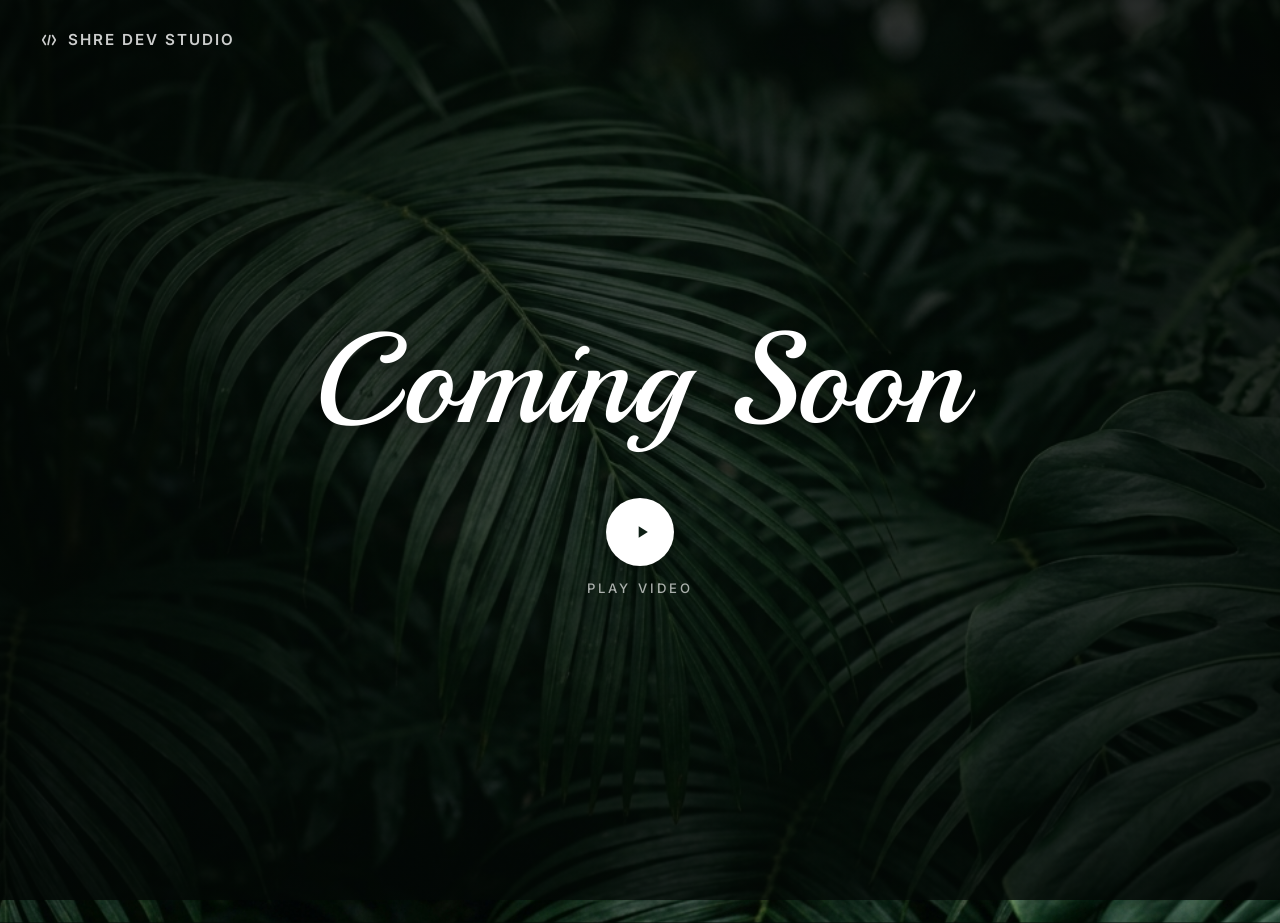
<file: coming-soon.html>
<!DOCTYPE html>
<html lang="en">
<head>
  <meta charset="UTF-8">
  <meta name="viewport" content="width=device-width, initial-scale=1.0">
  <meta name="description" content="Shre Dev Studio — Coming Soon. Stay tuned for our new digital solutions platform.">
  <title>Shre Dev Studio — Coming Soon</title>

  <!-- Preconnect to Google Fonts -->
  <link rel="preconnect" href="https://fonts.googleapis.com">
  <link rel="preconnect" href="https://fonts.gstatic.com" crossorigin>
  <!-- Load Playball for cursive, and Inter for modern system text -->
  <link href="https://fonts.googleapis.com/css2?family=Playball&family=Inter:wght@300;400;600&display=swap" rel="stylesheet">

  <style>
    /* Design System foundations */
    :root {
      --color-bg-overlay: rgba(10, 15, 12, 0.75); /* Dark forest overlay */
      --color-text-primary: #ffffff;
      --color-accent: #52b788; /* Soft green accent */
      --font-cursive: 'Playball', 'Great Vibes', cursive;
      --font-sans: 'Inter', sans-serif;
    }

    /* Reset */
    *, *::before, *::after {
      box-sizing: border-box;
      margin: 0;
      padding: 0;
    }

    body {
      background-color: #050a07;
      color: var(--color-text-primary);
      font-family: var(--font-sans);
      min-height: 100vh;
      display: flex;
      flex-direction: column;
      justify-content: center;
      align-items: center;
      overflow: hidden;
      position: relative;
    }

    /* Background layouts */
    .bg-container {
      position: absolute;
      top: 0;
      left: 0;
      width: 100%;
      height: 100%;
      z-index: 1;
      background-image: url('assets/images/coming-soon-bg.png');
      background-size: cover;
      background-position: center;
      background-repeat: no-repeat;
      transform: scale(1.05); /* Slight zoom for parallax/ken-burns feel */
      animation: subtlePan 30s ease-in-out infinite alternate;
    }

    /* Dark green tinted overlay to match image aesthetics & ensure readability */
    .bg-overlay {
      position: absolute;
      top: 0;
      left: 0;
      width: 100%;
      height: 100%;
      z-index: 2;
      background: radial-gradient(
        circle,
        rgba(4, 12, 8, 0.6) 0%,
        rgba(2, 6, 4, 0.85) 100%
      );
    }

    /* Center layout elements */
    .content-wrapper {
      position: relative;
      z-index: 10;
      display: flex;
      flex-direction: column;
      align-items: center;
      text-align: center;
      max-width: 90%;
      animation: fadeInUp 1.8s cubic-bezier(0.16, 1, 0.3, 1) both;
    }

    /* Cursive Heading */
    .coming-soon-title {
      font-family: var(--font-cursive);
      font-size: clamp(4rem, 10vw, 8.5rem);
      font-weight: 400;
      color: var(--color-text-primary);
      line-height: 1.2;
      margin-bottom: 2rem;
      user-select: none;
      text-shadow: 0 4px 20px rgba(0, 0, 0, 0.5);
      letter-spacing: 1px;
    }

    /* Play Button styling matching the screenshot */
    .play-button-container {
      display: flex;
      flex-direction: column;
      align-items: center;
      justify-content: center;
      margin-top: 0.5rem;
      gap: 14px;
    }

    .play-video-label {
      font-family: var(--font-sans);
      font-size: 0.82rem;
      font-weight: 500;
      text-transform: uppercase;
      letter-spacing: 3px;
      color: rgba(255, 255, 255, 0.65);
      transition: color 0.3s, opacity 0.3s, transform 0.3s;
      pointer-events: none;
      user-select: none;
    }

    /* Highlight label on hover of the button */
    .play-btn:hover ~ .play-video-label {
      color: #ffffff;
      opacity: 1;
      transform: translateY(2px);
    }

    .play-btn {
      width: 68px;
      height: 68px;
      background-color: #ffffff;
      border-radius: 50%;
      border: none;
      display: flex;
      align-items: center;
      justify-content: center;
      cursor: pointer;
      position: relative;
      box-shadow: 0 4px 15px rgba(0, 0, 0, 0.3);
      transition: transform 0.4s cubic-bezier(0.175, 0.885, 0.32, 1.275), 
                  box-shadow 0.4s ease;
      animation: pulseGlow 2.5s infinite;
      outline: none;
    }

    /* Play Button SVG triangle */
    .play-btn svg {
      width: 20px;
      height: 20px;
      fill: #0d1e15;
      margin-left: 3px; /* Slightly offset to visually center triangle */
      transition: transform 0.4s ease, fill 0.3s ease;
    }

    .play-btn:hover {
      transform: scale(1.12);
      background-color: #ffffff;
      box-shadow: 0 8px 25px rgba(255, 255, 255, 0.5);
    }

    .play-btn:active {
      transform: scale(0.96);
    }

    .play-btn:hover svg {
      transform: scale(1.1) rotate(5deg);
      fill: #1b4332;
    }

    /* Focus styling for accessibility */
    .play-btn:focus-visible {
      outline: 3px solid var(--color-accent);
      outline-offset: 4px;
    }

    /* Premium Logo Badge at top left (subtle) */
    .brand-logo {
      position: absolute;
      top: 30px;
      left: 40px;
      z-index: 10;
      font-size: 0.95rem;
      font-weight: 600;
      letter-spacing: 2px;
      text-transform: uppercase;
      opacity: 0.8;
      display: flex;
      align-items: center;
      gap: 10px;
      text-decoration: none;
      color: #fff;
      transition: opacity 0.3s;
    }
    
    .brand-logo:hover {
      opacity: 1;
    }

    .brand-logo svg {
      width: 18px;
      height: 18px;
    }

    /* Video modal overlay style */
    .modal-overlay {
      position: fixed;
      top: 0;
      left: 0;
      width: 100vw;
      height: 100vh;
      z-index: 100;
      background-color: rgba(3, 8, 5, 0.95);
      backdrop-filter: blur(15px);
      -webkit-backdrop-filter: blur(15px);
      display: flex;
      justify-content: center;
      align-items: center;
      opacity: 0;
      pointer-events: none;
      transition: opacity 0.5s cubic-bezier(0.25, 1, 0.5, 1);
    }

    .modal-overlay.active {
      opacity: 1;
      pointer-events: all;
    }

    .modal-container {
      width: 90%;
      max-width: 960px;
      aspect-ratio: 16 / 9;
      background-color: #000000;
      border-radius: 16px;
      overflow: hidden;
      position: relative;
      box-shadow: 0 20px 50px rgba(0, 0, 0, 0.8);
      transform: scale(0.92);
      transition: transform 0.5s cubic-bezier(0.25, 1, 0.5, 1);
      border: 1px solid rgba(255, 255, 255, 0.1);
    }

    .modal-overlay.active .modal-container {
      transform: scale(1);
    }

    .video-frame {
      width: 100%;
      height: 100%;
      border: none;
      display: block;
    }

    .close-btn {
      position: absolute;
      top: 30px;
      right: 40px;
      background: rgba(255, 255, 255, 0.1);
      border: none;
      color: #ffffff;
      cursor: pointer;
      display: flex;
      align-items: center;
      justify-content: center;
      padding: 10px;
      border-radius: 50%;
      opacity: 0.8;
      transition: opacity 0.3s, transform 0.3s, background-color 0.3s;
      z-index: 110;
    }

    .close-btn:hover {
      opacity: 1;
      background-color: rgba(255, 255, 255, 0.2);
      transform: scale(1.1) rotate(90deg);
    }

    .close-btn svg {
      width: 28px;
      height: 28px;
      stroke: currentColor;
    }

    /* Screen Reader Text */
    .sr-only {
      position: absolute;
      width: 1px;
      height: 1px;
      padding: 0;
      margin: -1px;
      overflow: hidden;
      clip: rect(0, 0, 0, 0);
      white-space: nowrap;
      border: 0;
    }

    /* Custom animations definition */
    @keyframes fadeInUp {
      from {
        opacity: 0;
        transform: translateY(30px);
      }
      to {
        opacity: 1;
        transform: translateY(0);
      }
    }

    @keyframes pulseGlow {
      0% {
        box-shadow: 0 0 0 0 rgba(255, 255, 255, 0.45);
      }
      70% {
        box-shadow: 0 0 0 18px rgba(255, 255, 255, 0);
      }
      100% {
        box-shadow: 0 0 0 0 rgba(255, 255, 255, 0);
      }
    }

    @keyframes subtlePan {
      0% {
        transform: scale(1.05) translate(0, 0);
      }
      100% {
        transform: scale(1.08) translate(-10px, -5px);
      }
    }

    /* Responsive adjustments */
    @media (max-width: 768px) {
      .coming-soon-title {
        margin-bottom: 1.5rem;
      }
      .play-btn {
        width: 60px;
        height: 60px;
      }
      .play-btn svg {
        width: 18px;
        height: 18px;
      }
      .brand-logo {
        top: 20px;
        left: 20px;
      }
      .close-btn {
        top: 20px;
        right: 20px;
        padding: 8px;
      }
    }
  </style>
</head>
<body>

  <!-- Background Leaves -->
  <div class="bg-container"></div>
  <div class="bg-overlay"></div>

  <!-- Subtle Logo Header -->
  <a href="index.html" class="brand-logo" title="Back to main page">
    <svg xmlns="http://www.w3.org/2000/svg" viewBox="0 0 100 100" fill="none" stroke="currentColor" stroke-width="9" stroke-linecap="round" stroke-linejoin="round">
      <path d="M30 25 L15 50 L30 75 M70 25 L85 50 L70 75 M45 75 L55 25" />
    </svg>
    <span>Shre Dev Studio</span>
  </a>

  <!-- Main Content Center -->
  <main class="content-wrapper">
    <h1 class="coming-soon-title">Coming Soon</h1>
    <div class="play-button-container">
      <button class="play-btn" id="openVideoBtn" aria-label="Play video preview">
        <svg xmlns="http://www.w3.org/2000/svg" viewBox="0 0 24 24">
          <path d="M8 5v14l11-7z" />
        </svg>
      </button>
      <span class="play-video-label">Play Video</span>
    </div>
  </main>

  <!-- Video Modal Overlay -->
  <div class="modal-overlay" id="videoModal" role="dialog" aria-modal="true" aria-label="Video player">
    <!-- Close Button (outside modal container to avoid overflow:hidden clipping) -->
    <button class="close-btn" id="closeVideoBtn" aria-label="Close video player">
      <svg viewBox="0 0 24 24" fill="none" xmlns="http://www.w3.org/2000/svg">
        <path d="M18 6L6 18M6 6L18 18" stroke-width="2.5" stroke-linecap="round" stroke-linejoin="round"/>
      </svg>
    </button>

    <div class="modal-container">
      
      <!-- Video Element Container (HTML5 or Iframe placeholder) -->
      <div id="videoContainer" style="width: 100%; height: 100%;">
        <!-- Instantiated dynamically via JS to support multiple formats & prevent background downloading -->
      </div>
    </div>
  </div>

  <script>
    // Video configuration target url
    const VIDEO_CONFIG = {
      // Option A: Raw MP4 link (e.g. from Pexels, AWS, CDN)
      // Example: 'https://player.vimeo.com/external/371433846.sd.mp4?s=236da2f3c0227e339d3ec85cd839b22e11894d0c&profile_id=165&oauth2_token_id=57447761'
      // Option B: YouTube embed code url. Format: 'https://www.youtube.com/embed/VIDEO_ID?autoplay=1'
      // Option C: Vimeo embed code url. Format: 'https://player.vimeo.com/video/VIDEO_ID?autoplay=1'
      
      videoUrl: 'https://player.vimeo.com/external/371433846.sd.mp4?s=236da2f3c0227e339d3ec85cd839b22e11894d0c&profile_id=165&oauth2_token_id=57447761'
    };

    // Elements query selectors
    const openVideoBtn = document.getElementById('openVideoBtn');
    const closeVideoBtn = document.getElementById('closeVideoBtn');
    const videoModal = document.getElementById('videoModal');
    const videoContainer = document.getElementById('videoContainer');

    // Detect video source provider and build iframe/video tag
    function createVideoElement(url) {
      if (!url) return '';
      
      const isYoutube = url.includes('youtube.com') || url.includes('youtu.be');
      const isVimeoUrl = url.includes('vimeo.com') && !url.includes('player.vimeo.com/external');

      if (isYoutube) {
        // Extract YouTube ID if full URL is passed
        let embedUrl = url;
        if (!url.includes('/embed/')) {
          const regExp = /^.*(youtu.be\/|v\/|u\/\w\/|embed\/|watch\?v=|\&v=)([^#\&\?]*).*/;
          const match = url.match(regExp);
          if (match && match[2].length === 11) {
            embedUrl = `https://www.youtube.com/embed/${match[2]}?autoplay=1&rel=0&modestbranding=1`;
          }
        }
        return `<iframe class="video-frame" src="${embedUrl}" allow="autoplay; encrypted-media; picture-in-picture" allowfullscreen></iframe>`;
      } 
      
      if (isVimeoUrl) {
        let embedUrl = url;
        if (!url.includes('/video/')) {
          const match = url.match(/vimeo\.com\/(\d+)/);
          if (match) {
            embedUrl = `https://player.vimeo.com/video/${match[1]}?autoplay=1`;
          }
        }
        return `<iframe class="video-frame" src="${embedUrl}" allow="autoplay; fullscreen; picture-in-picture" allowfullscreen></iframe>`;
      }

      // Default to HTML5 Video for direct MP4 links
      return `
        <video class="video-frame" controls autoplay playsinline style="object-fit: cover;">
          <source src="${url}" type="video/mp4">
          Your browser does not support the video tag.
        </video>
      `;
    }

    // Modal behaviors
    function openModal() {
      // Inject video HTML to load it on click (saves bandwidth and ensures autoplay works)
      videoContainer.innerHTML = createVideoElement(VIDEO_CONFIG.videoUrl);
      videoModal.classList.add('active');
      document.body.style.overflow = 'hidden'; // Lock background scroll
      
      // Auto-focus close button for accessibility
      setTimeout(() => {
        closeVideoBtn.focus();
      }, 100);
    }

    // Close overlay state resets
    function closeModal() {
      videoModal.classList.remove('active');
      document.body.style.overflow = ''; // Restore scroll
      
      // Clear innerHTML to stop playing video immediately when closed
      setTimeout(() => {
        videoContainer.innerHTML = '';
      }, 500); // Wait for transition fade-out to finish
      
      // Focus back to play button
      openVideoBtn.focus();
    }

    // Bind interaction event listeners
    openVideoBtn.addEventListener('click', openModal);
    closeVideoBtn.addEventListener('click', closeModal);

    // Close on overlay background click
    videoModal.addEventListener('click', (e) => {
      if (e.target === videoModal) {
        closeModal();
      }
    });

    // Close on ESC key press
    document.addEventListener('keydown', (e) => {
      if (e.key === 'Escape' && videoModal.classList.contains('active')) {
        closeModal();
      }
    });
  </script>
</body>
</html>
</file>
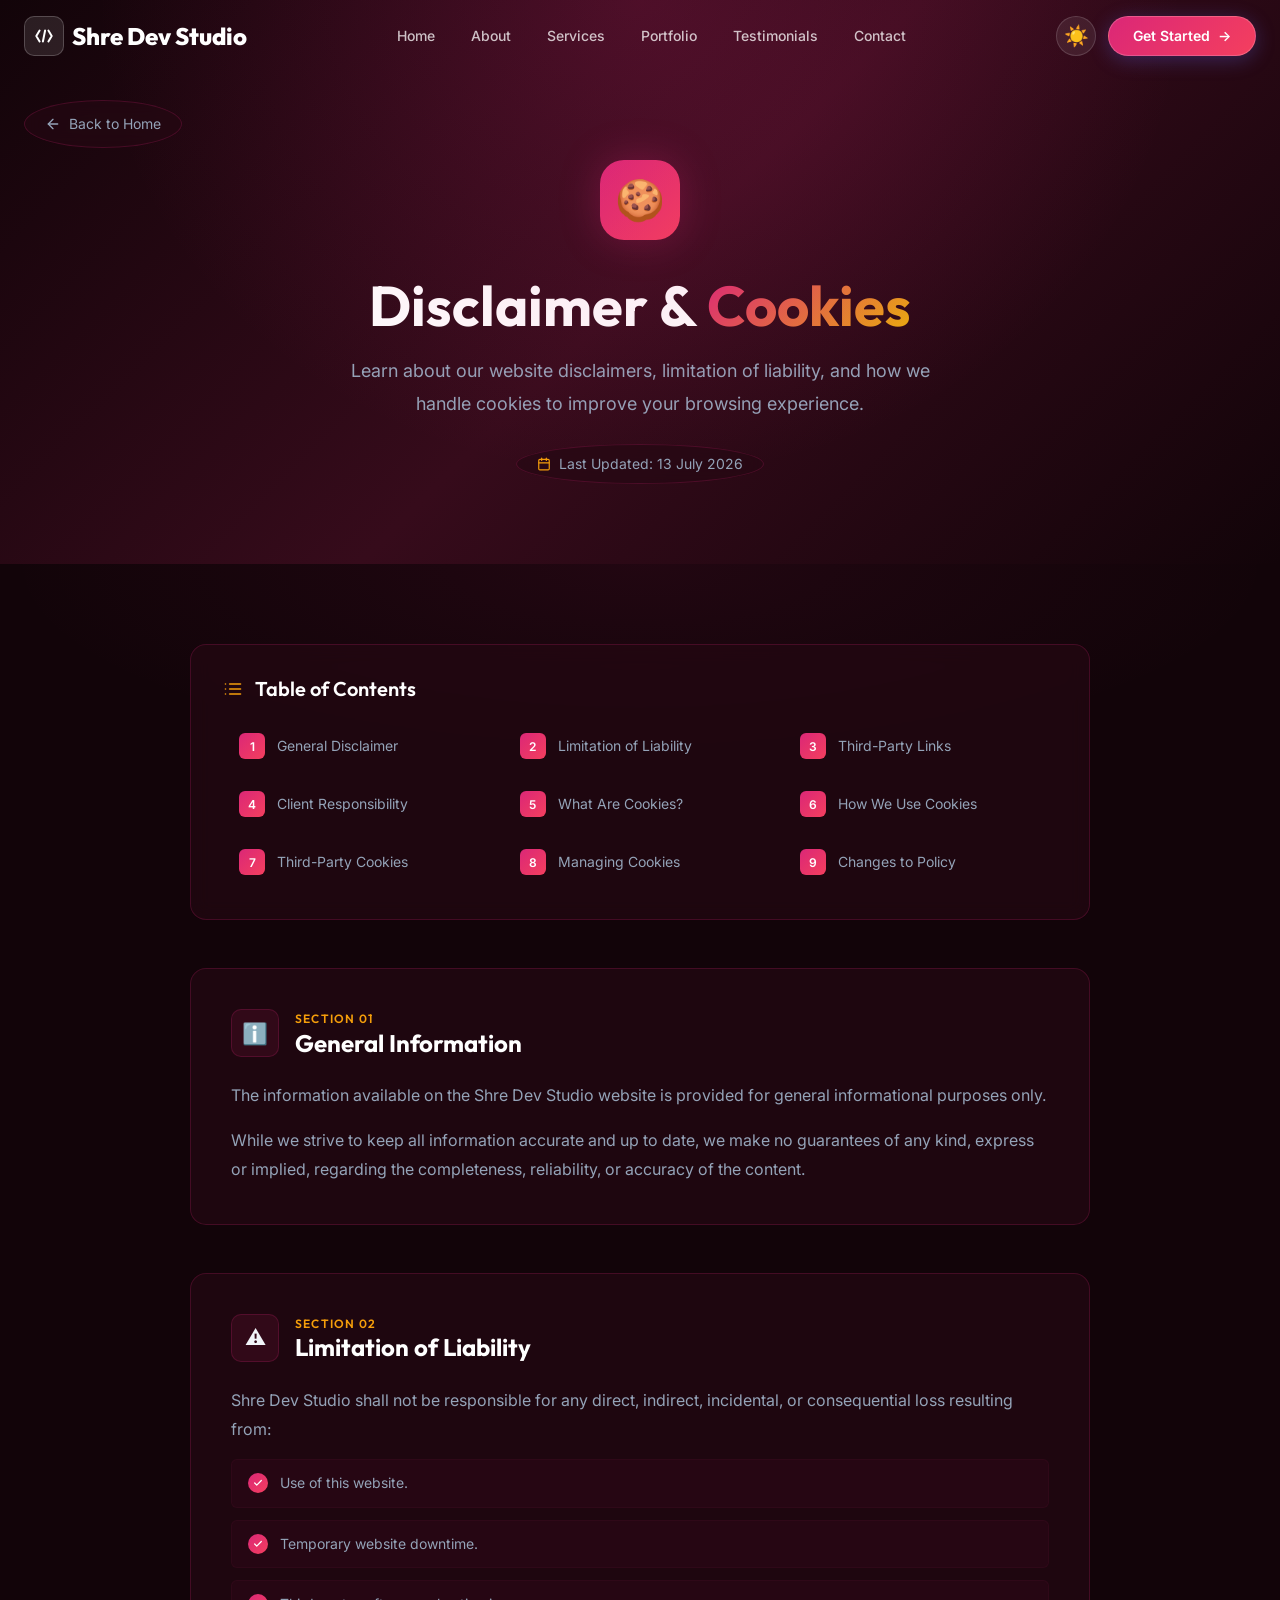
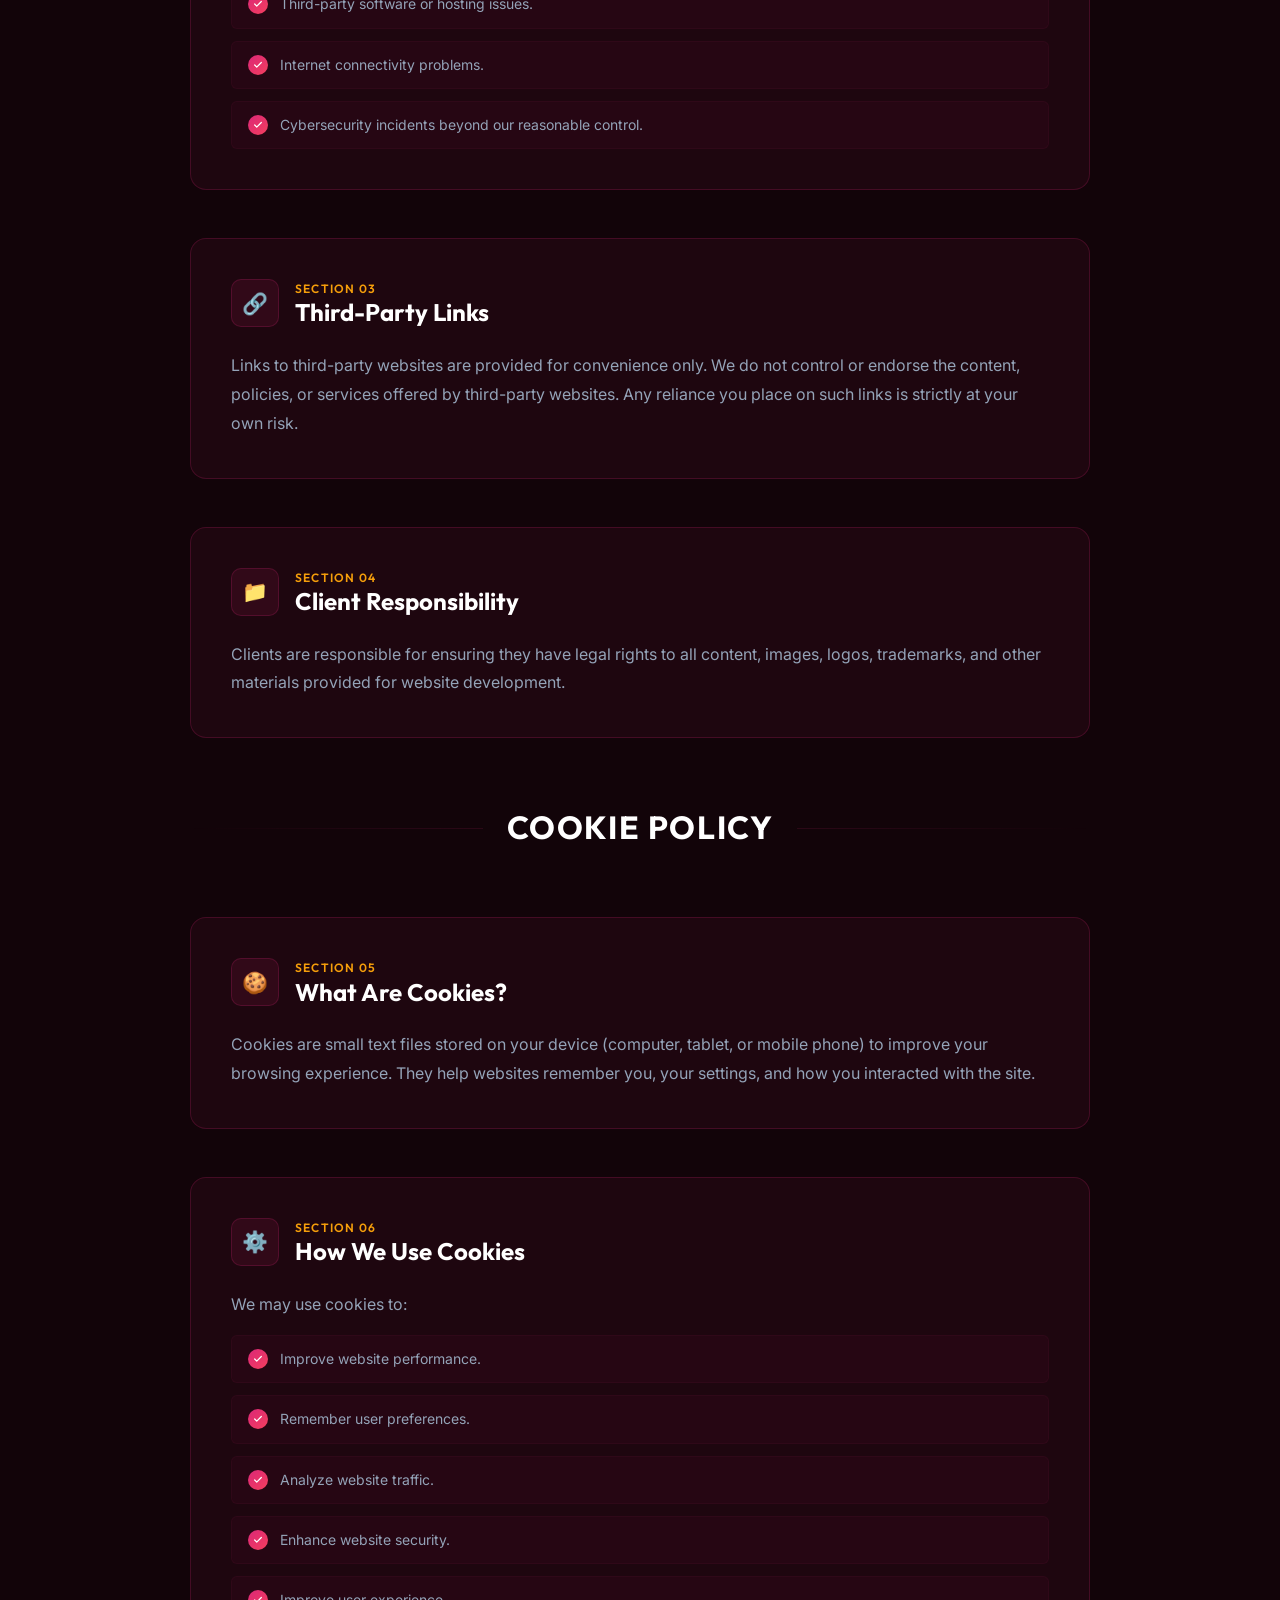
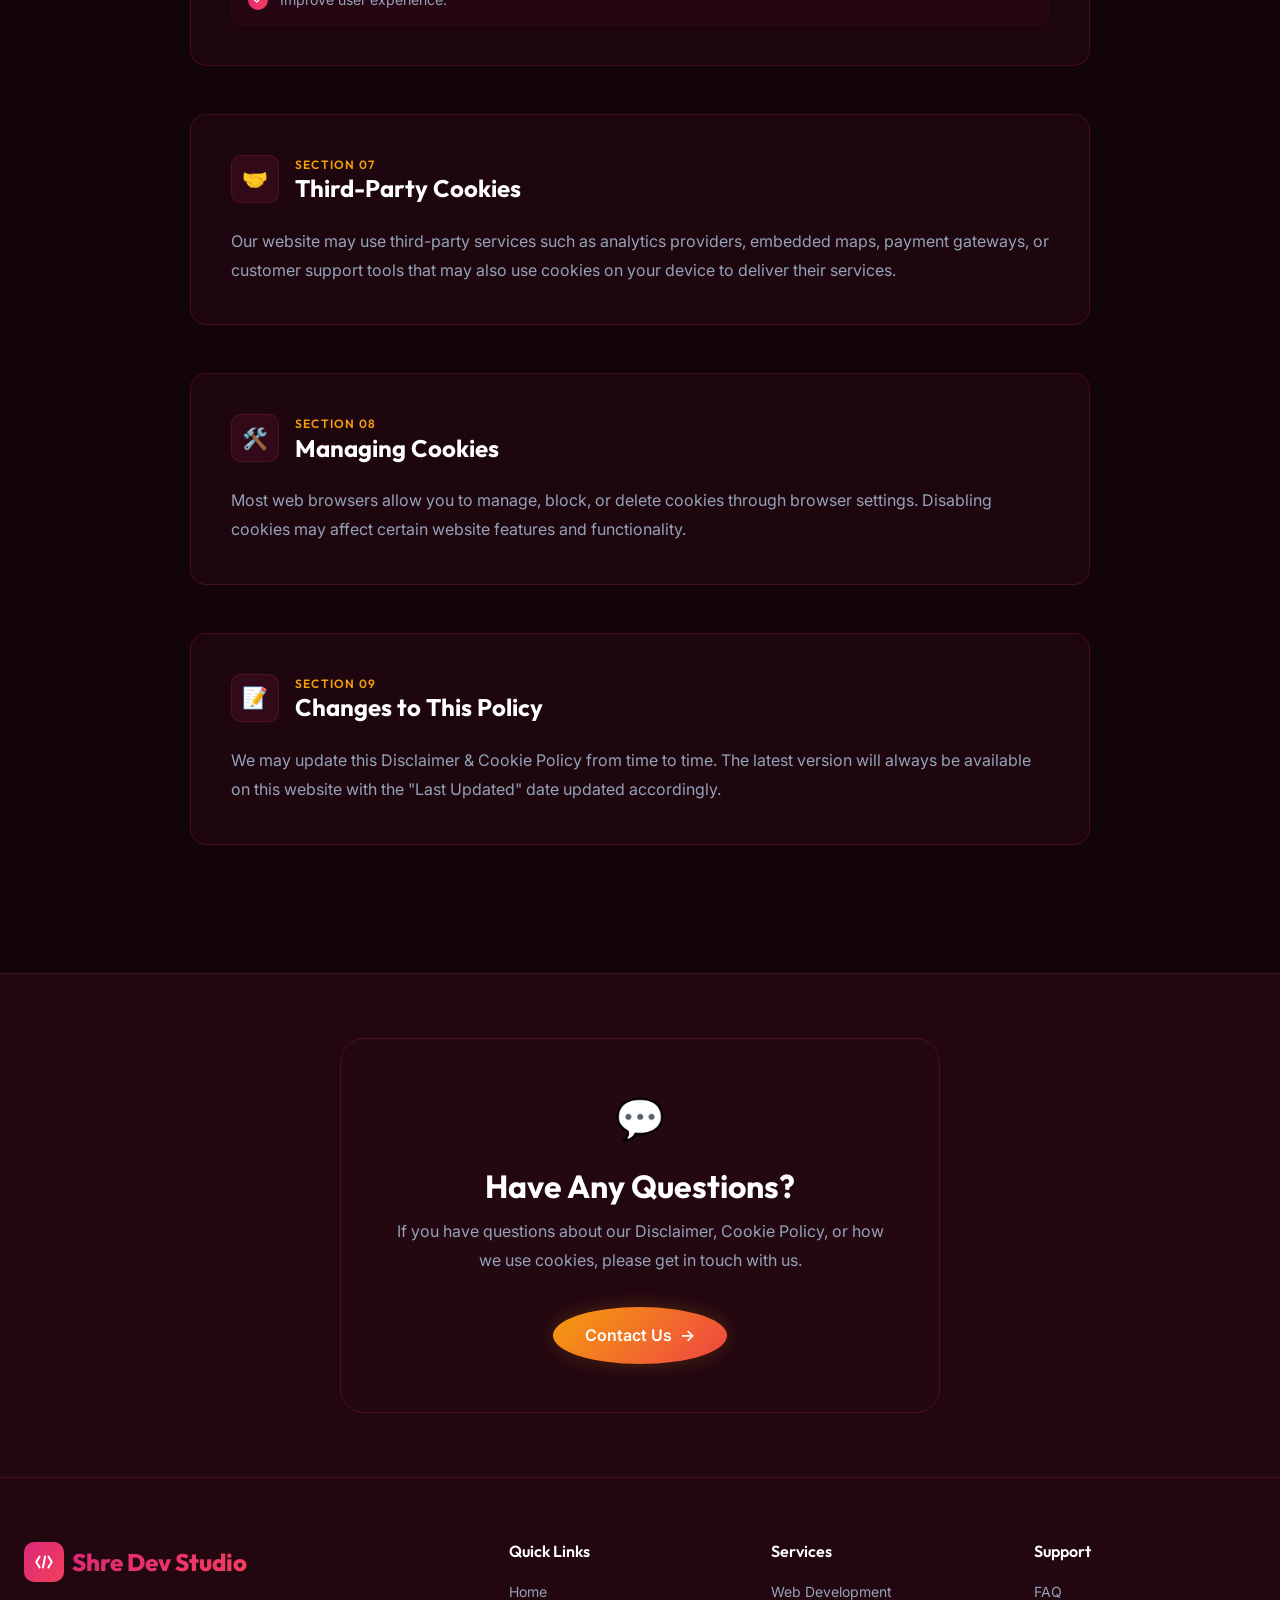
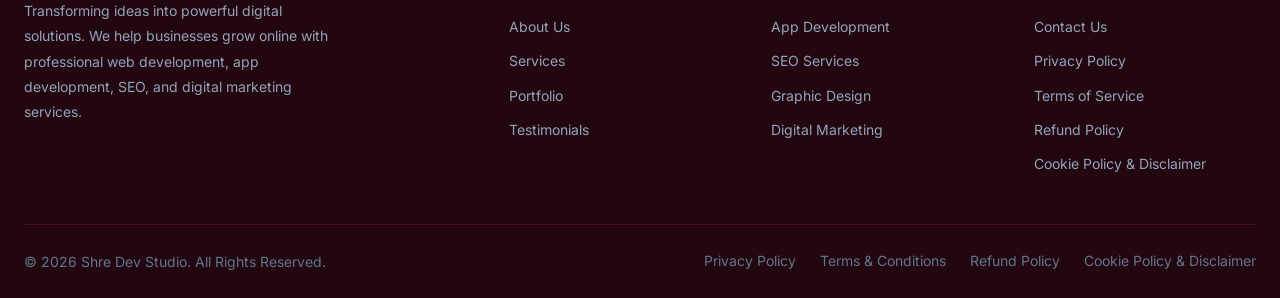
<file: disclaimer-cookie-policy.html>
<!DOCTYPE html>
<html lang="en" data-theme="dark">

<head>
  <meta charset="UTF-8">
  <meta name="viewport" content="width=device-width, initial-scale=1.0">
  <meta name="description"
    content="Disclaimer & Cookie Policy — Shre Dev Studio. Learn about our disclaimer details and how we use cookies.">
  <meta name="keywords" content="disclaimer, cookie policy, cookies, Shre Dev Studio">
  <meta name="author" content="Shre Dev Studio">
  <meta name="robots" content="index, follow">

  <link rel="canonical" href="https://shredevstudio.vercel.app/disclaimer-cookie-policy.html" />

  <title>Disclaimer & Cookie Policy — Shre Dev Studio</title>

  <!-- Preconnect to Google Fonts -->
  <link rel="preconnect" href="https://fonts.googleapis.com">
  <link rel="preconnect" href="https://fonts.gstatic.com" crossorigin>

  <!-- Stylesheets -->
  <link rel="stylesheet" href="css/style.css">
  <link rel="stylesheet" href="css/sections.css">
  <link rel="stylesheet" href="css/animations.css">

  <!-- Favicon -->
  <link rel="icon" type="image/svg+xml"
    href="data:image/svg+xml,<svg xmlns='http://www.w3.org/2000/svg' viewBox='0 0 100 100'><rect width='100' height='100' rx='20' fill='%236366f1'/><text x='50' y='68' font-family='Arial' font-size='55' font-weight='bold' text-anchor='middle' fill='white'>S</text></svg>">

  <style>
    /* ============================================
       Disclaimer & Cookie Policy Page — Styles
       ============================================ */

    :root {
      /* Theme overrides: Deep Wine, Crimson & Bronze */
      --bg-primary: #120409;
      --bg-secondary: #220711;
      --bg-card: rgba(38, 8, 19, 0.65);
      --bg-card-solid: #260813;
      --border-color: rgba(219, 39, 119, 0.2);
      --border-glow: rgba(219, 39, 119, 0.45);
      --color-primary: #db2777;
      --color-primary-rgb: 219, 39, 119;
      --color-primary-light: #f472b6;
      --color-secondary: #eab308;
      --color-accent: #f43f5e;
      
      --gradient-primary: linear-gradient(135deg, #db2777, #f43f5e);
      --gradient-secondary: linear-gradient(135deg, #f472b6, #eab308);
      --gradient-accent: linear-gradient(135deg, #db2777, #eab308);
      --gradient-hero: linear-gradient(135deg, #120409 0%, #360b1b 50%, #120409 100%);
      --gradient-glow: radial-gradient(ellipse at 50% 0%, rgba(219, 39, 119, 0.2) 0%, transparent 60%);
      --shadow-glow: 0 0 20px rgba(219, 39, 119, 0.15);
      --shadow-glow-lg: 0 0 40px rgba(219, 39, 119, 0.3);
    }

    .disclaimer-hero {
      position: relative;
      padding: 160px 0 80px;
      text-align: center;
      overflow: hidden;
      background: var(--gradient-hero);
    }

    .disclaimer-hero::before {
      content: '';
      position: absolute;
      top: 0;
      left: 0;
      right: 0;
      bottom: 0;
      background: var(--gradient-glow);
      pointer-events: none;
    }

    .disclaimer-hero__icon {
      display: inline-flex;
      align-items: center;
      justify-content: center;
      width: 80px;
      height: 80px;
      border-radius: var(--radius-xl);
      background: var(--gradient-primary);
      margin-bottom: var(--space-8);
      font-size: 2.5rem;
      box-shadow: 0 0 40px rgba(var(--color-primary-rgb), 0.3);
      animation: floatGently 3s ease-in-out infinite;
    }

    @keyframes floatGently {
      0%, 100% { transform: translateY(0); }
      50% { transform: translateY(-10px); }
    }

    .disclaimer-hero__title {
      font-family: var(--font-heading);
      font-size: var(--fs-5xl);
      font-weight: var(--fw-bold);
      color: var(--text-heading);
      margin-bottom: var(--space-4);
      line-height: var(--lh-tight);
    }

    .disclaimer-hero__title span {
      background: var(--gradient-accent);
      -webkit-background-clip: text;
      -webkit-text-fill-color: transparent;
      background-clip: text;
    }

    .disclaimer-hero__subtitle {
      font-family: var(--font-body);
      font-size: var(--fs-md);
      color: var(--text-secondary);
      max-width: 620px;
      margin: 0 auto;
      line-height: var(--lh-relaxed);
    }

    .disclaimer-hero__date {
      display: inline-flex;
      align-items: center;
      gap: var(--space-2);
      margin-top: var(--space-6);
      padding: var(--space-2) var(--space-5);
      border-radius: var(--radius-full);
      background: var(--bg-card);
      border: 1px solid var(--border-color);
      color: var(--text-secondary);
      font-size: var(--fs-sm);
      font-family: var(--font-body);
      backdrop-filter: blur(10px);
    }

    .disclaimer-hero__date svg {
      width: 14px;
      height: 14px;
      color: var(--color-warning);
    }

    /* Content Area */
    .disclaimer-content {
      padding: var(--space-20) var(--space-6);
      background: var(--bg-primary);
      position: relative;
    }

    .disclaimer-content::before {
      content: '';
      position: absolute;
      top: 0;
      left: 50%;
      transform: translateX(-50%);
      width: 100%;
      height: 200px;
      background: radial-gradient(ellipse at 50% 0%, rgba(var(--color-primary-rgb), 0.08) 0%, transparent 70%);
      pointer-events: none;
    }

    .disclaimer-container {
      max-width: var(--max-width-narrow);
      margin: 0 auto;
      position: relative;
      z-index: 1;
    }

    /* Table of Contents */
    .disclaimer-toc {
      background: var(--bg-card);
      border: 1px solid var(--border-color);
      border-radius: var(--radius-lg);
      padding: var(--space-8);
      margin-bottom: var(--space-12);
      backdrop-filter: blur(10px);
      transition: border-color 0.3s ease, box-shadow 0.3s ease;
    }

    .disclaimer-toc:hover {
      border-color: var(--border-glow);
      box-shadow: var(--shadow-glow);
    }

    .disclaimer-toc__title {
      font-family: var(--font-heading);
      font-size: var(--fs-lg);
      font-weight: var(--fw-semibold);
      color: var(--text-heading);
      margin-bottom: var(--space-5);
      display: flex;
      align-items: center;
      gap: var(--space-3);
    }

    .disclaimer-toc__title svg {
      color: var(--color-warning);
    }

    .disclaimer-toc__list {
      list-style: none;
      padding: 0;
      margin: 0;
      display: grid;
      grid-template-columns: repeat(auto-fill, minmax(260px, 1fr));
      gap: var(--space-2);
    }

    .disclaimer-toc__item {
      display: block;
    }

    .disclaimer-toc__link {
      display: flex;
      align-items: center;
      gap: var(--space-3);
      padding: var(--space-3) var(--space-4);
      border-radius: var(--radius-sm);
      color: var(--text-secondary);
      text-decoration: none;
      font-size: var(--fs-sm);
      font-family: var(--font-body);
      transition: all 0.25s ease;
    }

    .disclaimer-toc__link:hover {
      background: rgba(var(--color-primary-rgb), 0.08);
      color: var(--color-warning);
      transform: translateX(4px);
    }

    .disclaimer-toc__number {
      display: inline-flex;
      align-items: center;
      justify-content: center;
      width: 26px;
      height: 26px;
      border-radius: var(--radius-sm);
      background: var(--gradient-primary);
      color: #fff;
      font-size: var(--fs-xs);
      font-weight: var(--fw-semibold);
      flex-shrink: 0;
    }

    /* Disclaimer Sections */
    .disclaimer-section {
      margin-bottom: var(--space-12);
      opacity: 0;
      transform: translateY(30px);
      animation: fadeInUp 0.6s ease forwards;
    }

    .disclaimer-section:nth-child(1) { animation-delay: 0.08s; }
    .disclaimer-section:nth-child(2) { animation-delay: 0.14s; }
    .disclaimer-section:nth-child(3) { animation-delay: 0.2s; }
    .disclaimer-section:nth-child(4) { animation-delay: 0.26s; }
    .disclaimer-section:nth-child(5) { animation-delay: 0.32s; }
    .disclaimer-section:nth-child(6) { animation-delay: 0.38s; }
    .disclaimer-section:nth-child(7) { animation-delay: 0.44s; }
    .disclaimer-section:nth-child(8) { animation-delay: 0.5s; }
    .disclaimer-section:nth-child(9) { animation-delay: 0.56s; }

    @keyframes fadeInUp {
      to {
        opacity: 1;
        transform: translateY(0);
      }
    }

    .disclaimer-section__card {
      background: var(--bg-card);
      border: 1px solid var(--border-color);
      border-radius: var(--radius-lg);
      padding: var(--space-10);
      backdrop-filter: blur(10px);
      transition: all 0.35s ease;
      position: relative;
      overflow: hidden;
    }

    .disclaimer-section__card::before {
      content: '';
      position: absolute;
      top: 0;
      left: 0;
      right: 0;
      height: 3px;
      background: var(--gradient-primary);
      opacity: 0;
      transition: opacity 0.35s ease;
    }

    .disclaimer-section__card:hover {
      border-color: var(--border-glow);
      box-shadow: var(--shadow-glow);
      transform: translateY(-2px);
    }

    .disclaimer-section__card:hover::before {
      opacity: 1;
    }

    .disclaimer-section__header {
      display: flex;
      align-items: center;
      gap: var(--space-4);
      margin-bottom: var(--space-6);
    }

    .disclaimer-section__icon {
      display: flex;
      align-items: center;
      justify-content: center;
      width: 48px;
      height: 48px;
      border-radius: var(--radius-md);
      background: rgba(var(--color-primary-rgb), 0.1);
      border: 1px solid var(--border-color);
      font-size: 1.3rem;
      flex-shrink: 0;
      transition: all 0.35s ease;
    }

    .disclaimer-section__card:hover .disclaimer-section__icon {
      background: var(--gradient-primary);
      border-color: transparent;
      box-shadow: var(--shadow-glow);
    }

    .disclaimer-section__number {
      font-family: var(--font-heading);
      font-size: var(--fs-xs);
      font-weight: var(--fw-semibold);
      color: var(--color-warning);
      text-transform: uppercase;
      letter-spacing: 0.1em;
    }

    .disclaimer-section__title {
      font-family: var(--font-heading);
      font-size: var(--fs-xl);
      font-weight: var(--fw-bold);
      color: var(--text-heading);
      line-height: var(--lh-tight);
    }

    .disclaimer-section__text {
      font-family: var(--font-body);
      font-size: var(--fs-base);
      color: var(--text-secondary);
      line-height: var(--lh-relaxed);
      margin-bottom: var(--space-4);
    }

    .disclaimer-section__text:last-child {
      margin-bottom: 0;
    }

    .disclaimer-section__list {
      list-style: none;
      padding: 0;
      margin: var(--space-4) 0 0 0;
      display: grid;
      gap: var(--space-3);
    }

    .disclaimer-section__list-item {
      display: flex;
      align-items: flex-start;
      gap: var(--space-3);
      padding: var(--space-3) var(--space-4);
      border-radius: var(--radius-sm);
      background: rgba(var(--color-primary-rgb), 0.04);
      border: 1px solid rgba(var(--color-primary-rgb), 0.06);
      color: var(--text-secondary);
      font-family: var(--font-body);
      font-size: var(--fs-sm);
      line-height: var(--lh-normal);
      transition: all 0.25s ease;
    }

    .disclaimer-section__list-item:hover {
      background: rgba(var(--color-primary-rgb), 0.08);
      border-color: var(--border-color);
      transform: translateX(4px);
    }

    .disclaimer-section__list-icon {
      flex-shrink: 0;
      width: 20px;
      height: 20px;
      border-radius: 50%;
      background: var(--gradient-primary);
      display: flex;
      align-items: center;
      justify-content: center;
      margin-top: 1px;
    }

    .disclaimer-section__list-icon svg {
      width: 10px;
      height: 10px;
      color: #fff;
    }

    /* Policy Separator */
    .policy-separator {
      margin: var(--space-16) 0 var(--space-16);
      text-align: center;
      position: relative;
    }

    .policy-separator::before {
      content: '';
      position: absolute;
      left: 0;
      right: 0;
      top: 50%;
      height: 1px;
      background: linear-gradient(90deg, transparent, var(--border-color), transparent);
      z-index: 1;
    }

    .policy-separator__text {
      position: relative;
      z-index: 2;
      background: var(--bg-primary);
      padding: 0 var(--space-6);
      font-family: var(--font-heading);
      font-size: var(--fs-2xl);
      font-weight: var(--fw-bold);
      color: var(--text-heading);
      letter-spacing: 0.05em;
      text-transform: uppercase;
      display: inline-block;
    }

    /* Back Button */
    .disclaimer-back {
      display: inline-flex;
      align-items: center;
      gap: var(--space-2);
      padding: var(--space-3) var(--space-5);
      border-radius: var(--radius-full);
      background: var(--bg-card);
      border: 1px solid var(--border-color);
      color: var(--text-secondary);
      text-decoration: none;
      font-family: var(--font-body);
      font-size: var(--fs-sm);
      transition: all 0.3s ease;
      position: fixed;
      top: 100px;
      left: var(--space-6);
      z-index: 50;
      backdrop-filter: blur(10px);
    }

    .disclaimer-back:hover {
      background: var(--gradient-primary);
      color: #fff;
      border-color: transparent;
      box-shadow: var(--shadow-glow);
      transform: translateX(-2px);
    }

    .disclaimer-back svg {
      width: 16px;
      height: 16px;
      transition: transform 0.3s ease;
    }

    .disclaimer-back:hover svg {
      transform: translateX(-3px);
    }

    /* CTA at bottom */
    .disclaimer-cta {
      text-align: center;
      padding: var(--space-16) var(--space-6);
      background: var(--bg-secondary);
      border-top: 1px solid var(--border-color);
    }

    .disclaimer-cta__card {
      max-width: 600px;
      margin: 0 auto;
      padding: var(--space-12);
      border-radius: var(--radius-xl);
      background: var(--bg-card);
      border: 1px solid var(--border-color);
      backdrop-filter: blur(10px);
    }

    .disclaimer-cta__icon {
      font-size: 2.5rem;
      margin-bottom: var(--space-4);
    }

    .disclaimer-cta__title {
      font-family: var(--font-heading);
      font-size: var(--fs-2xl);
      font-weight: var(--fw-bold);
      color: var(--text-heading);
      margin-bottom: var(--space-3);
    }

    .disclaimer-cta__text {
      font-family: var(--font-body);
      font-size: var(--fs-base);
      color: var(--text-secondary);
      line-height: var(--lh-relaxed);
      margin-bottom: var(--space-8);
    }

    .disclaimer-cta__btn {
      display: inline-flex;
      align-items: center;
      gap: var(--space-2);
      padding: var(--space-4) var(--space-8);
      border-radius: var(--radius-full);
      background: linear-gradient(135deg, #f59e0b, #ef4444);
      color: #fff;
      text-decoration: none;
      font-family: var(--font-body);
      font-weight: var(--fw-semibold);
      font-size: var(--fs-base);
      transition: all 0.3s ease;
      box-shadow: 0 0 20px rgba(245, 158, 11, 0.2);
    }

    .disclaimer-cta__btn:hover {
      transform: translateY(-2px);
      box-shadow: 0 0 40px rgba(245, 158, 11, 0.3);
    }

    /* Responsive */
    @media (max-width: 768px) {
      .disclaimer-hero {
        padding: 130px 0 60px;
      }

      .disclaimer-hero__title {
        font-size: var(--fs-3xl);
      }

      .disclaimer-hero__icon {
        width: 64px;
        height: 64px;
        font-size: 2rem;
      }

      .disclaimer-section__card {
        padding: var(--space-6);
      }

      .disclaimer-toc__list {
        grid-template-columns: 1fr;
      }

      .disclaimer-back {
        position: static;
        margin-bottom: var(--space-6);
      }

      .disclaimer-content {
        padding: var(--space-12) var(--space-4);
      }
    }

    @media (max-width: 480px) {
      .disclaimer-hero__title {
        font-size: var(--fs-2xl);
      }

      .disclaimer-section__header {
        flex-direction: column;
        align-items: flex-start;
        gap: var(--space-3);
      }
    }
  </style>
</head>

<body>

  <!-- ============================================
       Navigation
       ============================================ -->
  <nav class="navbar navbar--transparent" id="navbar" role="navigation" aria-label="Main navigation">
    <div class="navbar__container">
      <a href="index.html" class="navbar__logo" aria-label="Shre Dev Studio Home">
        <div class="navbar__logo-icon">
          <svg xmlns="http://www.w3.org/2000/svg" viewBox="0 0 100 100" fill="none" stroke="currentColor"
            stroke-width="9" stroke-linecap="round" stroke-linejoin="round" style="width: 22px; height: 22px;">
            <path d="M30 25 L15 50 L30 75 M70 25 L85 50 L70 75 M45 75 L55 25" />
          </svg>
        </div>
        <span>Shre Dev Studio</span>
      </a>

      <div class="navbar__menu" id="navbar-menu" role="menubar">
        <a href="index.html#home" class="navbar__link" role="menuitem">Home</a>
        <a href="index.html#about" class="navbar__link" role="menuitem">About</a>
        <a href="index.html#services" class="navbar__link" role="menuitem">Services</a>
        <a href="index.html#portfolio" class="navbar__link" role="menuitem">Portfolio</a>
        <a href="index.html#testimonials" class="navbar__link" role="menuitem">Testimonials</a>
        <a href="index.html#contact" class="navbar__link" role="menuitem">Contact</a>
      </div>

      <div class="navbar__actions">
        <button class="theme-toggle" id="theme-toggle" aria-label="Toggle dark mode">🌙</button>
        <a href="index.html#contact" class="btn btn--primary btn--nav-cta">Get Started <span class="btn-arrow">→</span></a>
        <button class="hamburger" id="hamburger" aria-label="Open menu" aria-expanded="false">
          <span class="hamburger__line"></span>
          <span class="hamburger__line"></span>
          <span class="hamburger__line"></span>
        </button>
      </div>
    </div>
  </nav>

  <!-- Mobile Overlay -->
  <div class="mobile-overlay" id="mobile-overlay"></div>

  <main>

    <!-- ============================================
         Disclaimer & Cookie Policy — Hero Section
         ============================================ -->
    <section class="disclaimer-hero">
      <div class="container">
        <div class="disclaimer-hero__icon">🍪</div>
        <h1 class="disclaimer-hero__title">
          Disclaimer & <span>Cookies</span>
        </h1>
        <p class="disclaimer-hero__subtitle">
          Learn about our website disclaimers, limitation of liability, and how we handle cookies to improve your browsing experience.
        </p>
        <div class="disclaimer-hero__date">
          <svg xmlns="http://www.w3.org/2000/svg" viewBox="0 0 24 24" fill="none" stroke="currentColor" stroke-width="2" stroke-linecap="round" stroke-linejoin="round">
            <rect x="3" y="4" width="18" height="18" rx="2" ry="2"></rect>
            <line x1="16" y1="2" x2="16" y2="6"></line>
            <line x1="8" y1="2" x2="8" y2="6"></line>
            <line x1="3" y1="10" x2="21" y2="10"></line>
          </svg>
          Last Updated: 13 July 2026
        </div>
      </div>
    </section>

    <!-- ============================================
         Disclaimer & Cookie Policy — Content
         ============================================ -->
    <section class="disclaimer-content">
      <div class="disclaimer-container">

        <!-- Back to Home -->
        <a href="index.html" class="disclaimer-back" id="disclaimer-back-btn">
          <svg xmlns="http://www.w3.org/2000/svg" viewBox="0 0 24 24" fill="none" stroke="currentColor" stroke-width="2" stroke-linecap="round" stroke-linejoin="round">
            <line x1="19" y1="12" x2="5" y2="12"></line>
            <polyline points="12 19 5 12 12 5"></polyline>
          </svg>
          Back to Home
        </a>

        <!-- Table of Contents -->
        <div class="disclaimer-toc">
          <h2 class="disclaimer-toc__title">
            <svg xmlns="http://www.w3.org/2000/svg" width="20" height="20" viewBox="0 0 24 24" fill="none" stroke="currentColor" stroke-width="2" stroke-linecap="round" stroke-linejoin="round">
              <line x1="8" y1="6" x2="21" y2="6"></line>
              <line x1="8" y1="12" x2="21" y2="12"></line>
              <line x1="8" y1="18" x2="21" y2="18"></line>
              <line x1="3" y1="6" x2="3.01" y2="6"></line>
              <line x1="3" y1="12" x2="3.01" y2="12"></line>
              <line x1="3" y1="18" x2="3.01" y2="18"></line>
            </svg>
            Table of Contents
          </h2>
          <ul class="disclaimer-toc__list">
            <!-- Disclaimer sections -->
            <li class="disclaimer-toc__item"><a href="#d-general" class="disclaimer-toc__link"><span class="disclaimer-toc__number">1</span>General Disclaimer</a></li>
            <li class="disclaimer-toc__item"><a href="#d-liability" class="disclaimer-toc__link"><span class="disclaimer-toc__number">2</span>Limitation of Liability</a></li>
            <li class="disclaimer-toc__item"><a href="#d-links" class="disclaimer-toc__link"><span class="disclaimer-toc__number">3</span>Third-Party Links</a></li>
            <li class="disclaimer-toc__item"><a href="#d-responsibility" class="disclaimer-toc__link"><span class="disclaimer-toc__number">4</span>Client Responsibility</a></li>
            <!-- Cookie policy sections -->
            <li class="disclaimer-toc__item"><a href="#c-definition" class="disclaimer-toc__link"><span class="disclaimer-toc__number">5</span>What Are Cookies?</a></li>
            <li class="disclaimer-toc__item"><a href="#c-usage" class="disclaimer-toc__link"><span class="disclaimer-toc__number">6</span>How We Use Cookies</a></li>
            <li class="disclaimer-toc__item"><a href="#c-thirdparty" class="disclaimer-toc__link"><span class="disclaimer-toc__number">7</span>Third-Party Cookies</a></li>
            <li class="disclaimer-toc__item"><a href="#c-manage" class="disclaimer-toc__link"><span class="disclaimer-toc__number">8</span>Managing Cookies</a></li>
            <li class="disclaimer-toc__item"><a href="#c-changes" class="disclaimer-toc__link"><span class="disclaimer-toc__number">9</span>Changes to Policy</a></li>
          </ul>
        </div>

        <!-- ============================================
             DISCLAIMER SECTIONS
             ============================================ -->

        <!-- Section 1 — General Info -->
        <div class="disclaimer-section" id="d-general">
          <div class="disclaimer-section__card">
            <div class="disclaimer-section__header">
              <div class="disclaimer-section__icon">ℹ️</div>
              <div>
                <div class="disclaimer-section__number">Section 01</div>
                <h2 class="disclaimer-section__title">General Information</h2>
              </div>
            </div>
            <p class="disclaimer-section__text">
              The information available on the Shre Dev Studio website is provided for general informational purposes only.
            </p>
            <p class="disclaimer-section__text">
              While we strive to keep all information accurate and up to date, we make no guarantees of any kind, express or implied, regarding the completeness, reliability, or accuracy of the content.
            </p>
          </div>
        </div>

        <!-- Section 2 — Limitation of Liability -->
        <div class="disclaimer-section" id="d-liability">
          <div class="disclaimer-section__card">
            <div class="disclaimer-section__header">
              <div class="disclaimer-section__icon">⚠️</div>
              <div>
                <div class="disclaimer-section__number">Section 02</div>
                <h2 class="disclaimer-section__title">Limitation of Liability</h2>
              </div>
            </div>
            <p class="disclaimer-section__text">
              Shre Dev Studio shall not be responsible for any direct, indirect, incidental, or consequential loss resulting from:
            </p>
            <ul class="disclaimer-section__list">
              <li class="disclaimer-section__list-item">
                <span class="disclaimer-section__list-icon"><svg viewBox="0 0 24 24" fill="none" stroke="currentColor" stroke-width="3" stroke-linecap="round" stroke-linejoin="round"><polyline points="20 6 9 17 4 12"></polyline></svg></span>
                Use of this website.
              </li>
              <li class="disclaimer-section__list-item">
                <span class="disclaimer-section__list-icon"><svg viewBox="0 0 24 24" fill="none" stroke="currentColor" stroke-width="3" stroke-linecap="round" stroke-linejoin="round"><polyline points="20 6 9 17 4 12"></polyline></svg></span>
                Temporary website downtime.
              </li>
              <li class="disclaimer-section__list-item">
                <span class="disclaimer-section__list-icon"><svg viewBox="0 0 24 24" fill="none" stroke="currentColor" stroke-width="3" stroke-linecap="round" stroke-linejoin="round"><polyline points="20 6 9 17 4 12"></polyline></svg></span>
                Third-party software or hosting issues.
              </li>
              <li class="disclaimer-section__list-item">
                <span class="disclaimer-section__list-icon"><svg viewBox="0 0 24 24" fill="none" stroke="currentColor" stroke-width="3" stroke-linecap="round" stroke-linejoin="round"><polyline points="20 6 9 17 4 12"></polyline></svg></span>
                Internet connectivity problems.
              </li>
              <li class="disclaimer-section__list-item">
                <span class="disclaimer-section__list-icon"><svg viewBox="0 0 24 24" fill="none" stroke="currentColor" stroke-width="3" stroke-linecap="round" stroke-linejoin="round"><polyline points="20 6 9 17 4 12"></polyline></svg></span>
                Cybersecurity incidents beyond our reasonable control.
              </li>
            </ul>
          </div>
        </div>

        <!-- Section 3 — Third-Party Links -->
        <div class="disclaimer-section" id="d-links">
          <div class="disclaimer-section__card">
            <div class="disclaimer-section__header">
              <div class="disclaimer-section__icon">🔗</div>
              <div>
                <div class="disclaimer-section__number">Section 03</div>
                <h2 class="disclaimer-section__title">Third-Party Links</h2>
              </div>
            </div>
            <p class="disclaimer-section__text">
              Links to third-party websites are provided for convenience only. We do not control or endorse the content, policies, or services offered by third-party websites. Any reliance you place on such links is strictly at your own risk.
            </p>
          </div>
        </div>

        <!-- Section 4 — Client Responsibility -->
        <div class="disclaimer-section" id="d-responsibility">
          <div class="disclaimer-section__card">
            <div class="disclaimer-section__header">
              <div class="disclaimer-section__icon">📁</div>
              <div>
                <div class="disclaimer-section__number">Section 04</div>
                <h2 class="disclaimer-section__title">Client Responsibility</h2>
              </div>
            </div>
            <p class="disclaimer-section__text">
              Clients are responsible for ensuring they have legal rights to all content, images, logos, trademarks, and other materials provided for website development.
            </p>
          </div>
        </div>


        <!-- ============================================
             SEPARATOR
             ============================================ -->
        <div class="policy-separator">
          <span class="policy-separator__text">Cookie Policy</span>
        </div>


        <!-- ============================================
             COOKIE POLICY SECTIONS
             ============================================ -->

        <!-- Section 5 — What Are Cookies -->
        <div class="disclaimer-section" id="c-definition">
          <div class="disclaimer-section__card">
            <div class="disclaimer-section__header">
              <div class="disclaimer-section__icon">🍪</div>
              <div>
                <div class="disclaimer-section__number">Section 05</div>
                <h2 class="disclaimer-section__title">What Are Cookies?</h2>
              </div>
            </div>
            <p class="disclaimer-section__text">
              Cookies are small text files stored on your device (computer, tablet, or mobile phone) to improve your browsing experience. They help websites remember you, your settings, and how you interacted with the site.
            </p>
          </div>
        </div>

        <!-- Section 6 — How We Use Cookies -->
        <div class="disclaimer-section" id="c-usage">
          <div class="disclaimer-section__card">
            <div class="disclaimer-section__header">
              <div class="disclaimer-section__icon">⚙️</div>
              <div>
                <div class="disclaimer-section__number">Section 06</div>
                <h2 class="disclaimer-section__title">How We Use Cookies</h2>
              </div>
            </div>
            <p class="disclaimer-section__text">
              We may use cookies to:
            </p>
            <ul class="disclaimer-section__list">
              <li class="disclaimer-section__list-item">
                <span class="disclaimer-section__list-icon"><svg viewBox="0 0 24 24" fill="none" stroke="currentColor" stroke-width="3" stroke-linecap="round" stroke-linejoin="round"><polyline points="20 6 9 17 4 12"></polyline></svg></span>
                Improve website performance.
              </li>
              <li class="disclaimer-section__list-item">
                <span class="disclaimer-section__list-icon"><svg viewBox="0 0 24 24" fill="none" stroke="currentColor" stroke-width="3" stroke-linecap="round" stroke-linejoin="round"><polyline points="20 6 9 17 4 12"></polyline></svg></span>
                Remember user preferences.
              </li>
              <li class="disclaimer-section__list-item">
                <span class="disclaimer-section__list-icon"><svg viewBox="0 0 24 24" fill="none" stroke="currentColor" stroke-width="3" stroke-linecap="round" stroke-linejoin="round"><polyline points="20 6 9 17 4 12"></polyline></svg></span>
                Analyze website traffic.
              </li>
              <li class="disclaimer-section__list-item">
                <span class="disclaimer-section__list-icon"><svg viewBox="0 0 24 24" fill="none" stroke="currentColor" stroke-width="3" stroke-linecap="round" stroke-linejoin="round"><polyline points="20 6 9 17 4 12"></polyline></svg></span>
                Enhance website security.
              </li>
              <li class="disclaimer-section__list-item">
                <span class="disclaimer-section__list-icon"><svg viewBox="0 0 24 24" fill="none" stroke="currentColor" stroke-width="3" stroke-linecap="round" stroke-linejoin="round"><polyline points="20 6 9 17 4 12"></polyline></svg></span>
                Improve user experience.
              </li>
            </ul>
          </div>
        </div>

        <!-- Section 7 — Third-Party Cookies -->
        <div class="disclaimer-section" id="c-thirdparty">
          <div class="disclaimer-section__card">
            <div class="disclaimer-section__header">
              <div class="disclaimer-section__icon">🤝</div>
              <div>
                <div class="disclaimer-section__number">Section 07</div>
                <h2 class="disclaimer-section__title">Third-Party Cookies</h2>
              </div>
            </div>
            <p class="disclaimer-section__text">
              Our website may use third-party services such as analytics providers, embedded maps, payment gateways, or customer support tools that may also use cookies on your device to deliver their services.
            </p>
          </div>
        </div>

        <!-- Section 8 — Managing Cookies -->
        <div class="disclaimer-section" id="c-manage">
          <div class="disclaimer-section__card">
            <div class="disclaimer-section__header">
              <div class="disclaimer-section__icon">🛠️</div>
              <div>
                <div class="disclaimer-section__number">Section 08</div>
                <h2 class="disclaimer-section__title">Managing Cookies</h2>
              </div>
            </div>
            <p class="disclaimer-section__text">
              Most web browsers allow you to manage, block, or delete cookies through browser settings. Disabling cookies may affect certain website features and functionality.
            </p>
          </div>
        </div>

        <!-- Section 9 — Changes to This Policy -->
        <div class="disclaimer-section" id="c-changes">
          <div class="disclaimer-section__card">
            <div class="disclaimer-section__header">
              <div class="disclaimer-section__icon">📝</div>
              <div>
                <div class="disclaimer-section__number">Section 09</div>
                <h2 class="disclaimer-section__title">Changes to This Policy</h2>
              </div>
            </div>
            <p class="disclaimer-section__text">
              We may update this Disclaimer & Cookie Policy from time to time. The latest version will always be available on this website with the "Last Updated" date updated accordingly.
            </p>
          </div>
        </div>

      </div>
    </section>

    <!-- ============================================
         CTA Section
         ============================================ -->
    <section class="disclaimer-cta">
      <div class="disclaimer-cta__card">
        <div class="disclaimer-cta__icon">💬</div>
        <h2 class="disclaimer-cta__title">Have Any Questions?</h2>
        <p class="disclaimer-cta__text">
          If you have questions about our Disclaimer, Cookie Policy, or how we use cookies, please get in touch with us.
        </p>
        <a href="index.html#contact" class="disclaimer-cta__btn">
          Contact Us
          <span class="btn-arrow">→</span>
        </a>
      </div>
    </section>

  </main>

  <!-- ============================================
       Footer
       ============================================ -->
  <footer class="footer" id="footer">
    <div class="container">
      <div class="footer__grid">
        <div class="footer__brand">
          <a href="index.html" class="navbar__logo">
            <div class="navbar__logo-icon">
              <svg xmlns="http://www.w3.org/2000/svg" viewBox="0 0 100 100" fill="none" stroke="currentColor"
                stroke-width="9" stroke-linecap="round" stroke-linejoin="round" style="width: 22px; height: 22px;">
                <path d="M30 25 L15 50 L30 75 M70 25 L85 50 L70 75 M45 75 L55 25" />
              </svg>
            </div>
            <span>Shre Dev Studio</span>
          </a>
          <p>Transforming ideas into powerful digital solutions. We help businesses grow online with professional web
            development, app development, SEO, and digital marketing services.</p>
        </div>

        <div class="footer__column">
          <h4 class="footer__title">Quick Links</h4>
          <div class="footer__links">
            <a href="index.html#home" class="footer__link">Home</a>
            <a href="index.html#about" class="footer__link">About Us</a>
            <a href="index.html#services" class="footer__link">Services</a>
            <a href="index.html#portfolio" class="footer__link">Portfolio</a>
            <a href="index.html#testimonials" class="footer__link">Testimonials</a>
          </div>
        </div>

        <div class="footer__column">
          <h4 class="footer__title">Services</h4>
          <div class="footer__links">
            <a href="index.html#services" class="footer__link">Web Development</a>
            <a href="index.html#services" class="footer__link">App Development</a>
            <a href="index.html#services" class="footer__link">SEO Services</a>
            <a href="index.html#services" class="footer__link">Graphic Design</a>
            <a href="index.html#services" class="footer__link">Digital Marketing</a>
          </div>
        </div>

        <div class="footer__column">
          <h4 class="footer__title">Support</h4>
          <div class="footer__links">
            <a href="index.html#faq" class="footer__link">FAQ</a>
            <a href="index.html#contact" class="footer__link">Contact Us</a>
            <a href="privacy-policy.html" class="footer__link">Privacy Policy</a>
            <a href="terms-and-conditions.html" class="footer__link">Terms of Service</a>
            <a href="refund-and-cancellation.html" class="footer__link">Refund Policy</a>
            <a href="disclaimer-cookie-policy.html" class="footer__link">Cookie Policy & Disclaimer</a>
          </div>
        </div>
      </div>

      <div class="footer__bottom">
        <p class="footer__copyright">© 2026 Shre Dev Studio. All Rights Reserved.</p>
        <div class="footer__bottom-links">
          <a href="privacy-policy.html" class="footer__bottom-link">Privacy Policy</a>
          <a href="terms-and-conditions.html" class="footer__bottom-link">Terms & Conditions</a>
          <a href="refund-and-cancellation.html" class="footer__bottom-link">Refund Policy</a>
          <a href="disclaimer-cookie-policy.html" class="footer__bottom-link">Cookie Policy & Disclaimer</a>
        </div>
      </div>
    </div>
  </footer>

  <!-- Back to Top -->
  <button class="back-to-top" id="back-to-top" aria-label="Back to top" title="Back to top">
    <svg class="back-to-top__progress" width="50" height="50" viewBox="0 0 50 50">
      <circle class="back-to-top__progress-bg" cx="25" cy="25" r="22" fill="none" stroke="rgba(255, 255, 255, 0.1)"
        stroke-width="3" />
      <circle class="back-to-top__progress-bar" id="scroll-progress-circle" cx="25" cy="25" r="22" fill="none"
        stroke="url(#progressGrad)" stroke-width="3" stroke-dasharray="138.23" stroke-dashoffset="138.23"
        stroke-linecap="round" transform="rotate(-90 25 25)" />
      <defs>
        <linearGradient id="progressGrad" x1="0%" y1="0%" x2="100%" y2="100%">
          <stop offset="0%" stop-color="#f59e0b" />
          <stop offset="100%" stop-color="#ef4444" />
        </linearGradient>
      </defs>
    </svg>
    <span class="back-to-top__icon">↑</span>
  </button>

  <!-- Scripts -->
  <script src="js/main.js"></script>

  <script>
    // Smooth scroll for TOC links
    document.querySelectorAll('.disclaimer-toc__link').forEach(link => {
      link.addEventListener('click', (e) => {
        e.preventDefault();
        const targetId = link.getAttribute('href').substring(1);
        const targetEl = document.getElementById(targetId);
        if (targetEl) {
          targetEl.scrollIntoView({ behavior: 'smooth', block: 'start' });
        }
      });
    });

    // Intersection Observer for section animations
    const observerOptions = {
      threshold: 0.1,
      rootMargin: '0px 0px -50px 0px'
    };

    const observer = new IntersectionObserver((entries) => {
      entries.forEach(entry => {
        if (entry.isIntersecting) {
          entry.target.style.animationPlayState = 'running';
        }
      });
    }, observerOptions);

    document.querySelectorAll('.disclaimer-section').forEach(section => {
      observer.observe(section);
    });
  </script>

</body>

</html>
</file>
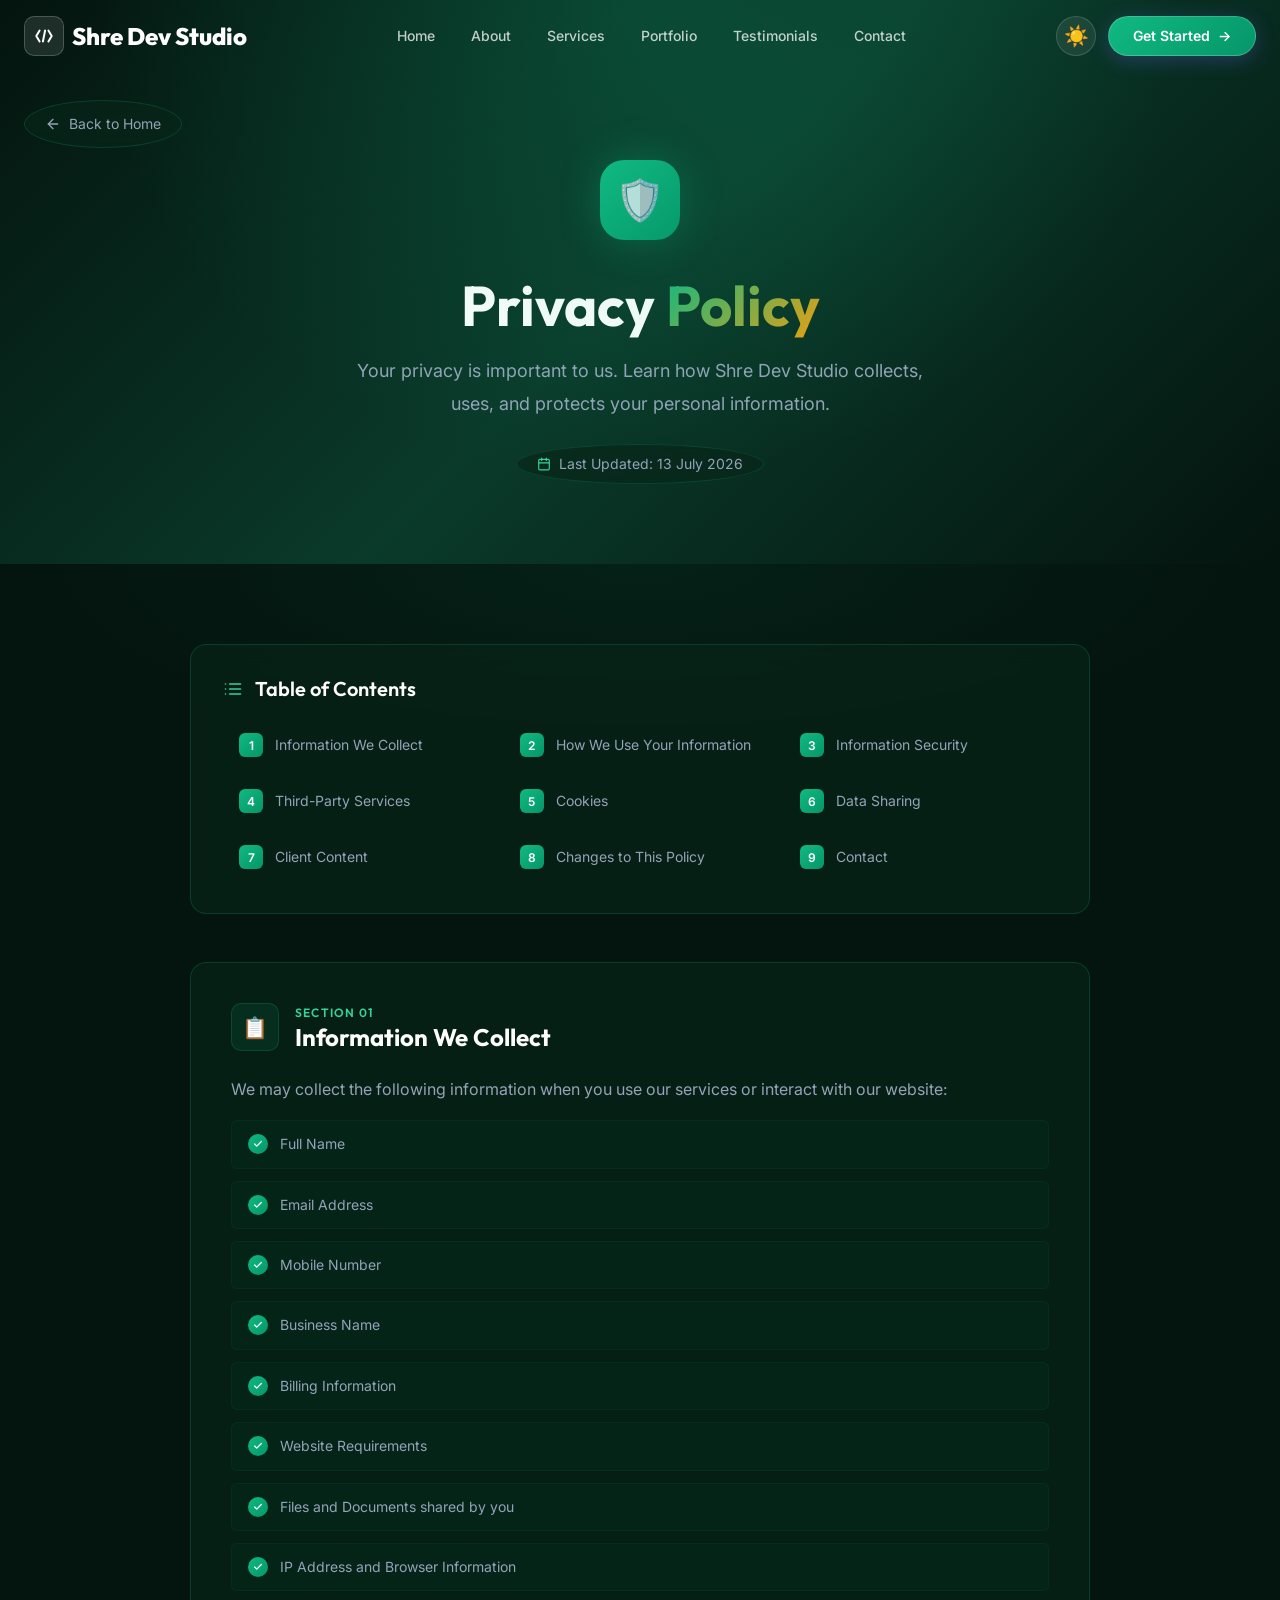
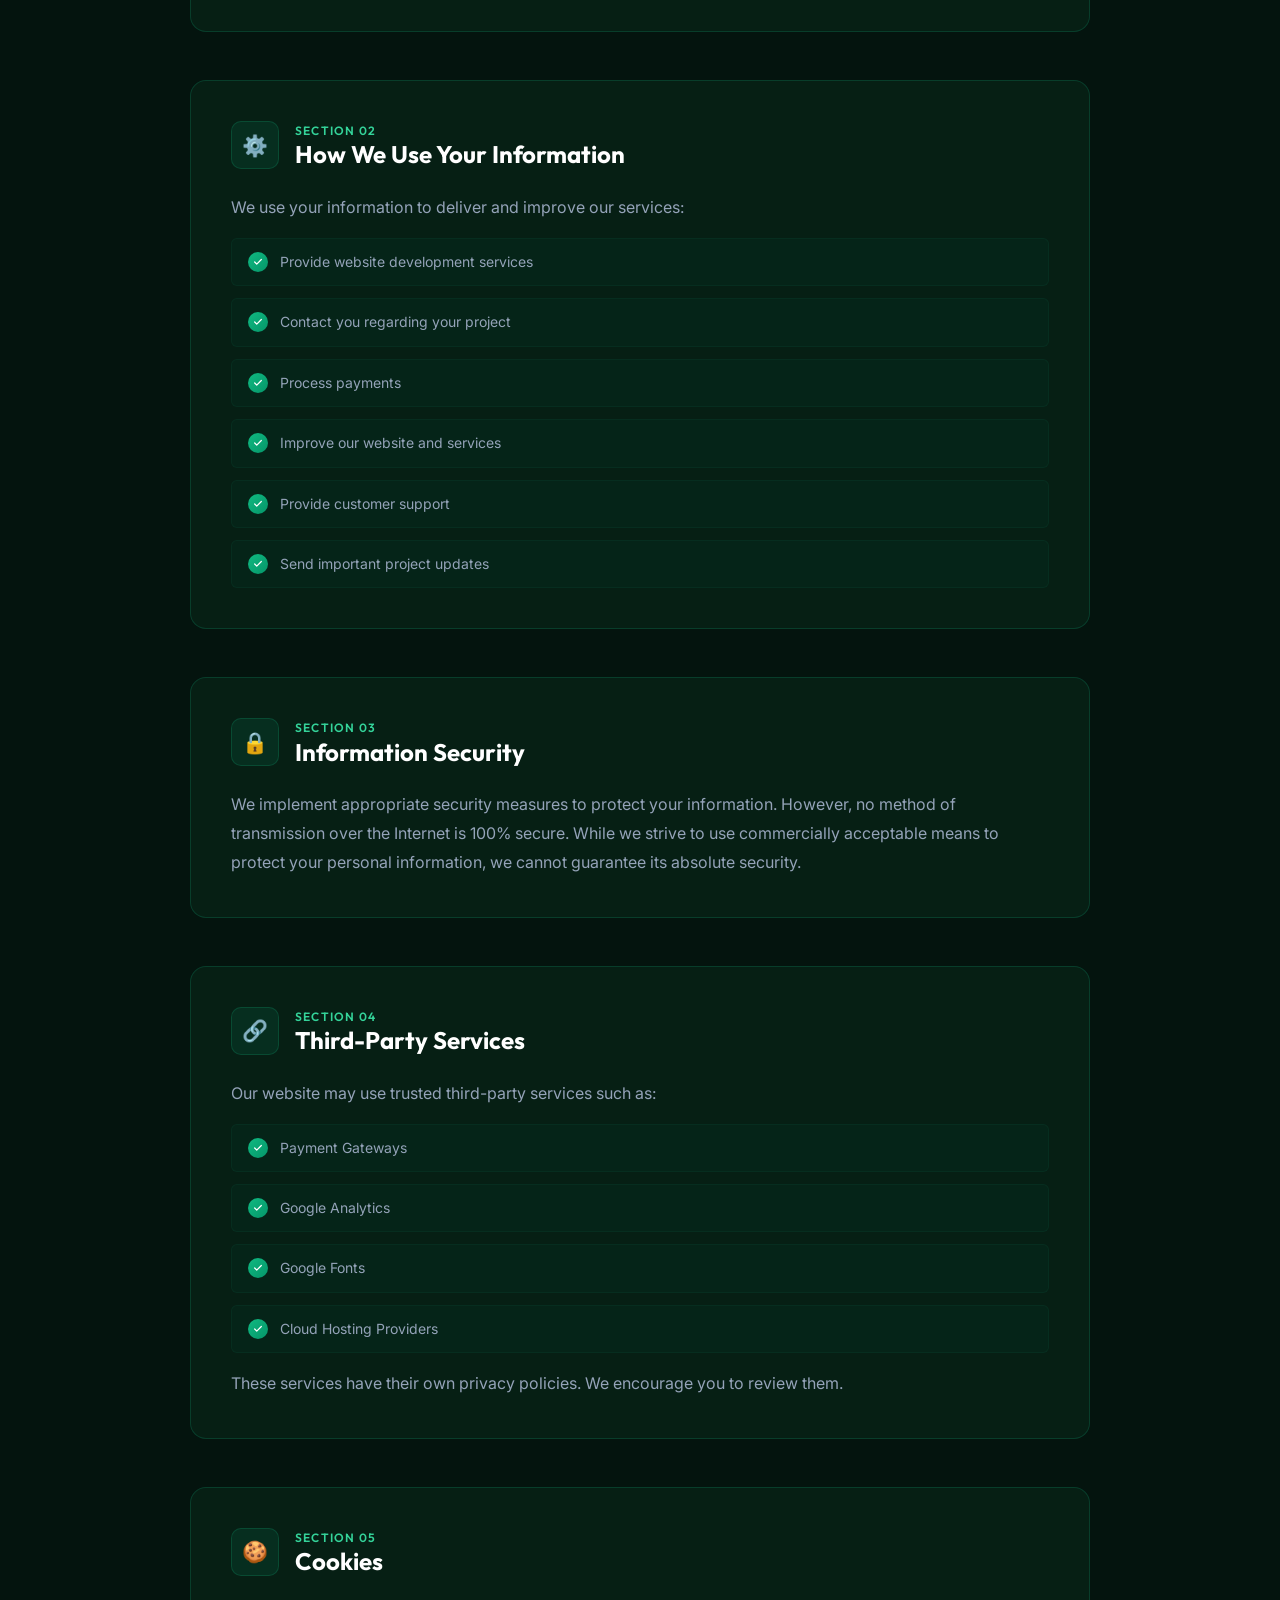
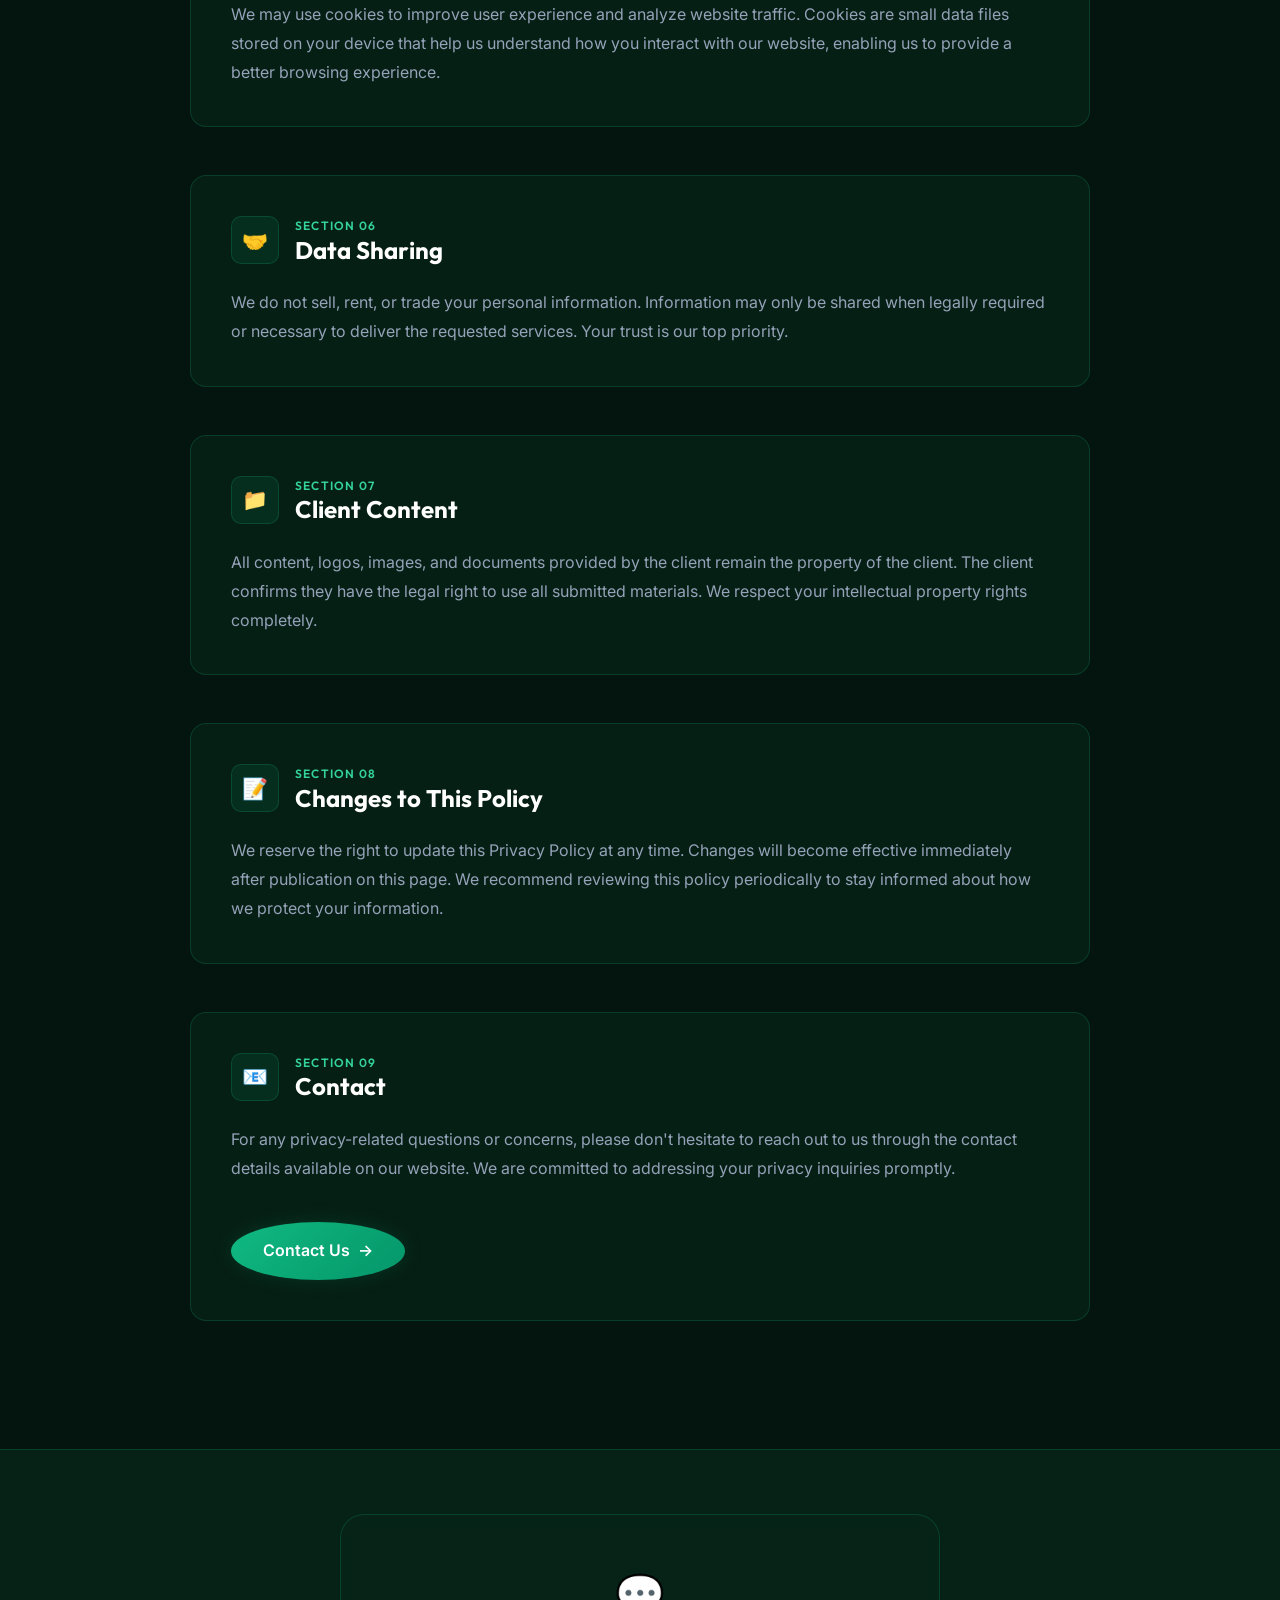
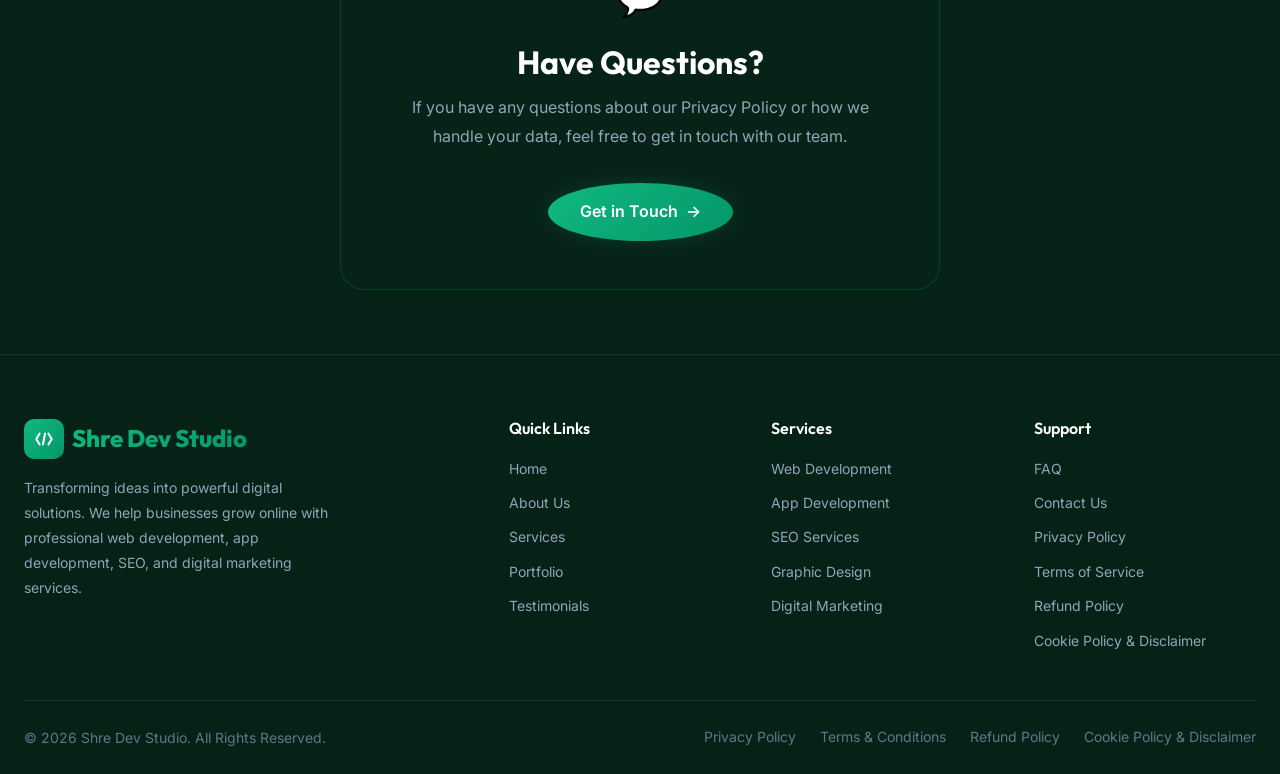
<file: privacy-policy.html>
<!DOCTYPE html>
<html lang="en" data-theme="dark">

<head>
  <meta charset="UTF-8">
  <meta name="viewport" content="width=device-width, initial-scale=1.0">
  <meta name="description"
    content="Privacy Policy — Shre Dev Studio. Learn how we collect, use, and protect your personal information.">
  <meta name="keywords" content="privacy policy, data protection, Shre Dev Studio">
  <meta name="author" content="Shre Dev Studio">
  <meta name="robots" content="index, follow">

  <link rel="canonical" href="https://shredevstudio.vercel.app/privacy-policy.html" />

  <title>Privacy Policy — Shre Dev Studio</title>

  <!-- Preconnect to Google Fonts -->
  <link rel="preconnect" href="https://fonts.googleapis.com">
  <link rel="preconnect" href="https://fonts.gstatic.com" crossorigin>

  <!-- Stylesheets -->
  <link rel="stylesheet" href="css/style.css">
  <link rel="stylesheet" href="css/sections.css">
  <link rel="stylesheet" href="css/animations.css">

  <!-- Favicon -->
  <link rel="icon" type="image/svg+xml"
    href="data:image/svg+xml,<svg xmlns='http://www.w3.org/2000/svg' viewBox='0 0 100 100'><rect width='100' height='100' rx='20' fill='%236366f1'/><text x='50' y='68' font-family='Arial' font-size='55' font-weight='bold' text-anchor='middle' fill='white'>S</text></svg>">

  <style>
    /* ============================================
       Privacy Policy Page — Styles
       ============================================ */

    :root {
      /* Theme overrides: Forest Emerald & Mint Gold */
      --bg-primary: #04140e;
      --bg-secondary: #062217;
      --bg-card: rgba(8, 38, 26, 0.65);
      --bg-card-solid: #08261a;
      --border-color: rgba(16, 185, 129, 0.2);
      --border-glow: rgba(16, 185, 129, 0.45);
      --color-primary: #10b981;
      --color-primary-rgb: 16, 185, 129;
      --color-primary-light: #34d399;
      --color-secondary: #f59e0b;
      --color-accent: #10b981;
      
      --gradient-primary: linear-gradient(135deg, #10b981, #059669);
      --gradient-secondary: linear-gradient(135deg, #34d399, #f59e0b);
      --gradient-accent: linear-gradient(135deg, #10b981, #f59e0b);
      --gradient-hero: linear-gradient(135deg, #04140e 0%, #0a3a2a 50%, #04140e 100%);
      --gradient-glow: radial-gradient(ellipse at 50% 0%, rgba(16, 185, 129, 0.2) 0%, transparent 60%);
      --shadow-glow: 0 0 20px rgba(16, 185, 129, 0.15);
      --shadow-glow-lg: 0 0 40px rgba(16, 185, 129, 0.3);
    }

    .privacy-hero {
      position: relative;
      padding: 160px 0 80px;
      text-align: center;
      overflow: hidden;
      background: var(--gradient-hero);
    }

    .privacy-hero::before {
      content: '';
      position: absolute;
      top: 0;
      left: 0;
      right: 0;
      bottom: 0;
      background: var(--gradient-glow);
      pointer-events: none;
    }

    .privacy-hero__icon {
      display: inline-flex;
      align-items: center;
      justify-content: center;
      width: 80px;
      height: 80px;
      border-radius: var(--radius-xl);
      background: var(--gradient-primary);
      margin-bottom: var(--space-8);
      font-size: 2.5rem;
      box-shadow: var(--shadow-glow-lg);
      animation: floatGently 3s ease-in-out infinite;
    }

    @keyframes floatGently {
      0%, 100% { transform: translateY(0); }
      50% { transform: translateY(-10px); }
    }

    .privacy-hero__title {
      font-family: var(--font-heading);
      font-size: var(--fs-5xl);
      font-weight: var(--fw-bold);
      color: var(--text-heading);
      margin-bottom: var(--space-4);
      line-height: var(--lh-tight);
    }

    .privacy-hero__title span {
      background: var(--gradient-accent);
      -webkit-background-clip: text;
      -webkit-text-fill-color: transparent;
      background-clip: text;
    }

    .privacy-hero__subtitle {
      font-family: var(--font-body);
      font-size: var(--fs-md);
      color: var(--text-secondary);
      max-width: 600px;
      margin: 0 auto;
      line-height: var(--lh-relaxed);
    }

    .privacy-hero__date {
      display: inline-flex;
      align-items: center;
      gap: var(--space-2);
      margin-top: var(--space-6);
      padding: var(--space-2) var(--space-5);
      border-radius: var(--radius-full);
      background: var(--bg-card);
      border: 1px solid var(--border-color);
      color: var(--text-secondary);
      font-size: var(--fs-sm);
      font-family: var(--font-body);
      backdrop-filter: blur(10px);
    }

    .privacy-hero__date svg {
      width: 14px;
      height: 14px;
      color: var(--color-primary-light);
    }

    /* Content Area */
    .privacy-content {
      padding: var(--space-20) var(--space-6);
      background: var(--bg-primary);
      position: relative;
    }

    .privacy-content::before {
      content: '';
      position: absolute;
      top: 0;
      left: 50%;
      transform: translateX(-50%);
      width: 100%;
      height: 200px;
      background: radial-gradient(ellipse at 50% 0%, rgba(var(--color-primary-rgb),0.08) 0%, transparent 70%);
      pointer-events: none;
    }

    .privacy-container {
      max-width: var(--max-width-narrow);
      margin: 0 auto;
      position: relative;
      z-index: 1;
    }

    /* Table of Contents */
    .privacy-toc {
      background: var(--bg-card);
      border: 1px solid var(--border-color);
      border-radius: var(--radius-lg);
      padding: var(--space-8);
      margin-bottom: var(--space-12);
      backdrop-filter: blur(10px);
      transition: border-color 0.3s ease, box-shadow 0.3s ease;
    }

    .privacy-toc:hover {
      border-color: var(--border-glow);
      box-shadow: var(--shadow-glow);
    }

    .privacy-toc__title {
      font-family: var(--font-heading);
      font-size: var(--fs-lg);
      font-weight: var(--fw-semibold);
      color: var(--text-heading);
      margin-bottom: var(--space-5);
      display: flex;
      align-items: center;
      gap: var(--space-3);
    }

    .privacy-toc__title svg {
      color: var(--color-primary-light);
    }

    .privacy-toc__list {
      list-style: none;
      padding: 0;
      margin: 0;
      display: grid;
      grid-template-columns: repeat(auto-fill, minmax(260px, 1fr));
      gap: var(--space-2);
    }

    .privacy-toc__item {
      display: block;
    }

    .privacy-toc__link {
      display: flex;
      align-items: center;
      gap: var(--space-3);
      padding: var(--space-3) var(--space-4);
      border-radius: var(--radius-sm);
      color: var(--text-secondary);
      text-decoration: none;
      font-size: var(--fs-sm);
      font-family: var(--font-body);
      transition: all 0.25s ease;
    }

    .privacy-toc__link:hover {
      background: rgba(var(--color-primary-rgb), 0.08);
      color: var(--color-primary-light);
      transform: translateX(4px);
    }

    .privacy-toc__number {
      display: inline-flex;
      align-items: center;
      justify-content: center;
      width: 24px;
      height: 24px;
      border-radius: var(--radius-sm);
      background: var(--gradient-primary);
      color: #fff;
      font-size: var(--fs-xs);
      font-weight: var(--fw-semibold);
      flex-shrink: 0;
    }

    /* Policy Sections */
    .privacy-section {
      margin-bottom: var(--space-12);
      opacity: 0;
      transform: translateY(30px);
      animation: fadeInUp 0.6s ease forwards;
    }

    .privacy-section:nth-child(1) { animation-delay: 0.1s; }
    .privacy-section:nth-child(2) { animation-delay: 0.15s; }
    .privacy-section:nth-child(3) { animation-delay: 0.2s; }
    .privacy-section:nth-child(4) { animation-delay: 0.25s; }
    .privacy-section:nth-child(5) { animation-delay: 0.3s; }
    .privacy-section:nth-child(6) { animation-delay: 0.35s; }
    .privacy-section:nth-child(7) { animation-delay: 0.4s; }
    .privacy-section:nth-child(8) { animation-delay: 0.45s; }
    .privacy-section:nth-child(9) { animation-delay: 0.5s; }

    @keyframes fadeInUp {
      to {
        opacity: 1;
        transform: translateY(0);
      }
    }

    .privacy-section__card {
      background: var(--bg-card);
      border: 1px solid var(--border-color);
      border-radius: var(--radius-lg);
      padding: var(--space-10);
      backdrop-filter: blur(10px);
      transition: all 0.35s ease;
      position: relative;
      overflow: hidden;
    }

    .privacy-section__card::before {
      content: '';
      position: absolute;
      top: 0;
      left: 0;
      right: 0;
      height: 3px;
      background: var(--gradient-accent);
      opacity: 0;
      transition: opacity 0.35s ease;
    }

    .privacy-section__card:hover {
      border-color: var(--border-glow);
      box-shadow: var(--shadow-glow);
      transform: translateY(-2px);
    }

    .privacy-section__card:hover::before {
      opacity: 1;
    }

    .privacy-section__header {
      display: flex;
      align-items: center;
      gap: var(--space-4);
      margin-bottom: var(--space-6);
    }

    .privacy-section__icon {
      display: flex;
      align-items: center;
      justify-content: center;
      width: 48px;
      height: 48px;
      border-radius: var(--radius-md);
      background: rgba(var(--color-primary-rgb), 0.1);
      border: 1px solid var(--border-color);
      font-size: 1.3rem;
      flex-shrink: 0;
      transition: all 0.35s ease;
    }

    .privacy-section__card:hover .privacy-section__icon {
      background: var(--gradient-primary);
      border-color: transparent;
      box-shadow: var(--shadow-glow);
    }

    .privacy-section__number {
      font-family: var(--font-heading);
      font-size: var(--fs-xs);
      font-weight: var(--fw-semibold);
      color: var(--color-primary-light);
      text-transform: uppercase;
      letter-spacing: 0.1em;
    }

    .privacy-section__title {
      font-family: var(--font-heading);
      font-size: var(--fs-xl);
      font-weight: var(--fw-bold);
      color: var(--text-heading);
      line-height: var(--lh-tight);
    }

    .privacy-section__text {
      font-family: var(--font-body);
      font-size: var(--fs-base);
      color: var(--text-secondary);
      line-height: var(--lh-relaxed);
      margin-bottom: var(--space-4);
    }

    .privacy-section__text:last-child {
      margin-bottom: 0;
    }

    .privacy-section__list {
      list-style: none;
      padding: 0;
      margin: var(--space-4) 0 0 0;
      display: grid;
      gap: var(--space-3);
    }

    .privacy-section__list-item {
      display: flex;
      align-items: flex-start;
      gap: var(--space-3);
      padding: var(--space-3) var(--space-4);
      border-radius: var(--radius-sm);
      background: rgba(var(--color-primary-rgb), 0.04);
      border: 1px solid rgba(var(--color-primary-rgb), 0.06);
      color: var(--text-secondary);
      font-family: var(--font-body);
      font-size: var(--fs-sm);
      line-height: var(--lh-normal);
      transition: all 0.25s ease;
    }

    .privacy-section__list-item:hover {
      background: rgba(var(--color-primary-rgb), 0.08);
      border-color: var(--border-color);
      transform: translateX(4px);
    }

    .privacy-section__list-icon {
      flex-shrink: 0;
      width: 20px;
      height: 20px;
      border-radius: 50%;
      background: var(--gradient-primary);
      display: flex;
      align-items: center;
      justify-content: center;
      margin-top: 1px;
    }

    .privacy-section__list-icon svg {
      width: 10px;
      height: 10px;
      color: #fff;
    }

    /* Back Button */
    .privacy-back {
      display: inline-flex;
      align-items: center;
      gap: var(--space-2);
      padding: var(--space-3) var(--space-5);
      border-radius: var(--radius-full);
      background: var(--bg-card);
      border: 1px solid var(--border-color);
      color: var(--text-secondary);
      text-decoration: none;
      font-family: var(--font-body);
      font-size: var(--fs-sm);
      transition: all 0.3s ease;
      position: fixed;
      top: 100px;
      left: var(--space-6);
      z-index: 50;
      backdrop-filter: blur(10px);
    }

    .privacy-back:hover {
      background: var(--gradient-primary);
      color: #fff;
      border-color: transparent;
      box-shadow: var(--shadow-glow);
      transform: translateX(-2px);
    }

    .privacy-back svg {
      width: 16px;
      height: 16px;
      transition: transform 0.3s ease;
    }

    .privacy-back:hover svg {
      transform: translateX(-3px);
    }

    /* CTA at bottom */
    .privacy-cta {
      text-align: center;
      padding: var(--space-16) var(--space-6);
      background: var(--bg-secondary);
      border-top: 1px solid var(--border-color);
    }

    .privacy-cta__card {
      max-width: 600px;
      margin: 0 auto;
      padding: var(--space-12);
      border-radius: var(--radius-xl);
      background: var(--bg-card);
      border: 1px solid var(--border-color);
      backdrop-filter: blur(10px);
    }

    .privacy-cta__icon {
      font-size: 2.5rem;
      margin-bottom: var(--space-4);
    }

    .privacy-cta__title {
      font-family: var(--font-heading);
      font-size: var(--fs-2xl);
      font-weight: var(--fw-bold);
      color: var(--text-heading);
      margin-bottom: var(--space-3);
    }

    .privacy-cta__text {
      font-family: var(--font-body);
      font-size: var(--fs-base);
      color: var(--text-secondary);
      line-height: var(--lh-relaxed);
      margin-bottom: var(--space-8);
    }

    .privacy-cta__btn {
      display: inline-flex;
      align-items: center;
      gap: var(--space-2);
      padding: var(--space-4) var(--space-8);
      border-radius: var(--radius-full);
      background: var(--gradient-primary);
      color: #fff;
      text-decoration: none;
      font-family: var(--font-body);
      font-weight: var(--fw-semibold);
      font-size: var(--fs-base);
      transition: all 0.3s ease;
      box-shadow: var(--shadow-glow);
    }

    .privacy-cta__btn:hover {
      transform: translateY(-2px);
      box-shadow: var(--shadow-glow-lg);
    }

    /* Responsive */
    @media (max-width: 768px) {
      .privacy-hero {
        padding: 130px 0 60px;
      }

      .privacy-hero__title {
        font-size: var(--fs-3xl);
      }

      .privacy-hero__icon {
        width: 64px;
        height: 64px;
        font-size: 2rem;
      }

      .privacy-section__card {
        padding: var(--space-6);
      }

      .privacy-toc__list {
        grid-template-columns: 1fr;
      }

      .privacy-back {
        position: static;
        margin-bottom: var(--space-6);
      }

      .privacy-content {
        padding: var(--space-12) var(--space-4);
      }
    }

    @media (max-width: 480px) {
      .privacy-hero__title {
        font-size: var(--fs-2xl);
      }

      .privacy-section__header {
        flex-direction: column;
        align-items: flex-start;
        gap: var(--space-3);
      }
    }
  </style>
</head>

<body>

  <!-- ============================================
       Navigation
       ============================================ -->
  <nav class="navbar navbar--transparent" id="navbar" role="navigation" aria-label="Main navigation">
    <div class="navbar__container">
      <a href="index.html" class="navbar__logo" aria-label="Shre Dev Studio Home">
        <div class="navbar__logo-icon">
          <svg xmlns="http://www.w3.org/2000/svg" viewBox="0 0 100 100" fill="none" stroke="currentColor"
            stroke-width="9" stroke-linecap="round" stroke-linejoin="round" style="width: 22px; height: 22px;">
            <path d="M30 25 L15 50 L30 75 M70 25 L85 50 L70 75 M45 75 L55 25" />
          </svg>
        </div>
        <span>Shre Dev Studio</span>
      </a>

      <div class="navbar__menu" id="navbar-menu" role="menubar">
        <a href="index.html#home" class="navbar__link" role="menuitem">Home</a>
        <a href="index.html#about" class="navbar__link" role="menuitem">About</a>
        <a href="index.html#services" class="navbar__link" role="menuitem">Services</a>
        <a href="index.html#portfolio" class="navbar__link" role="menuitem">Portfolio</a>
        <a href="index.html#testimonials" class="navbar__link" role="menuitem">Testimonials</a>
        <a href="index.html#contact" class="navbar__link" role="menuitem">Contact</a>
      </div>

      <div class="navbar__actions">
        <button class="theme-toggle" id="theme-toggle" aria-label="Toggle dark mode">🌙</button>
        <a href="index.html#contact" class="btn btn--primary btn--nav-cta">Get Started <span class="btn-arrow">→</span></a>
        <button class="hamburger" id="hamburger" aria-label="Open menu" aria-expanded="false">
          <span class="hamburger__line"></span>
          <span class="hamburger__line"></span>
          <span class="hamburger__line"></span>
        </button>
      </div>
    </div>
  </nav>

  <!-- Mobile Overlay -->
  <div class="mobile-overlay" id="mobile-overlay"></div>

  <main>

    <!-- ============================================
         Privacy Policy — Hero Section
         ============================================ -->
    <section class="privacy-hero">
      <div class="container">
        <div class="privacy-hero__icon">🛡️</div>
        <h1 class="privacy-hero__title">
          Privacy <span>Policy</span>
        </h1>
        <p class="privacy-hero__subtitle">
          Your privacy is important to us. Learn how Shre Dev Studio collects, uses, and protects your personal information.
        </p>
        <div class="privacy-hero__date">
          <svg xmlns="http://www.w3.org/2000/svg" viewBox="0 0 24 24" fill="none" stroke="currentColor" stroke-width="2" stroke-linecap="round" stroke-linejoin="round">
            <rect x="3" y="4" width="18" height="18" rx="2" ry="2"></rect>
            <line x1="16" y1="2" x2="16" y2="6"></line>
            <line x1="8" y1="2" x2="8" y2="6"></line>
            <line x1="3" y1="10" x2="21" y2="10"></line>
          </svg>
          Last Updated: 13 July 2026
        </div>
      </div>
    </section>

    <!-- ============================================
         Privacy Policy — Content
         ============================================ -->
    <section class="privacy-content">
      <div class="privacy-container">

        <!-- Back to Home -->
        <a href="index.html" class="privacy-back" id="privacy-back-btn">
          <svg xmlns="http://www.w3.org/2000/svg" viewBox="0 0 24 24" fill="none" stroke="currentColor" stroke-width="2" stroke-linecap="round" stroke-linejoin="round">
            <line x1="19" y1="12" x2="5" y2="12"></line>
            <polyline points="12 19 5 12 12 5"></polyline>
          </svg>
          Back to Home
        </a>

        <!-- Table of Contents -->
        <div class="privacy-toc">
          <h2 class="privacy-toc__title">
            <svg xmlns="http://www.w3.org/2000/svg" width="20" height="20" viewBox="0 0 24 24" fill="none" stroke="currentColor" stroke-width="2" stroke-linecap="round" stroke-linejoin="round">
              <line x1="8" y1="6" x2="21" y2="6"></line>
              <line x1="8" y1="12" x2="21" y2="12"></line>
              <line x1="8" y1="18" x2="21" y2="18"></line>
              <line x1="3" y1="6" x2="3.01" y2="6"></line>
              <line x1="3" y1="12" x2="3.01" y2="12"></line>
              <line x1="3" y1="18" x2="3.01" y2="18"></line>
            </svg>
            Table of Contents
          </h2>
          <ul class="privacy-toc__list">
            <li class="privacy-toc__item">
              <a href="#info-collect" class="privacy-toc__link">
                <span class="privacy-toc__number">1</span>
                Information We Collect
              </a>
            </li>
            <li class="privacy-toc__item">
              <a href="#info-use" class="privacy-toc__link">
                <span class="privacy-toc__number">2</span>
                How We Use Your Information
              </a>
            </li>
            <li class="privacy-toc__item">
              <a href="#info-security" class="privacy-toc__link">
                <span class="privacy-toc__number">3</span>
                Information Security
              </a>
            </li>
            <li class="privacy-toc__item">
              <a href="#third-party" class="privacy-toc__link">
                <span class="privacy-toc__number">4</span>
                Third-Party Services
              </a>
            </li>
            <li class="privacy-toc__item">
              <a href="#cookies" class="privacy-toc__link">
                <span class="privacy-toc__number">5</span>
                Cookies
              </a>
            </li>
            <li class="privacy-toc__item">
              <a href="#data-sharing" class="privacy-toc__link">
                <span class="privacy-toc__number">6</span>
                Data Sharing
              </a>
            </li>
            <li class="privacy-toc__item">
              <a href="#client-content" class="privacy-toc__link">
                <span class="privacy-toc__number">7</span>
                Client Content
              </a>
            </li>
            <li class="privacy-toc__item">
              <a href="#changes" class="privacy-toc__link">
                <span class="privacy-toc__number">8</span>
                Changes to This Policy
              </a>
            </li>
            <li class="privacy-toc__item">
              <a href="#contact-privacy" class="privacy-toc__link">
                <span class="privacy-toc__number">9</span>
                Contact
              </a>
            </li>
          </ul>
        </div>

        <!-- Section 1 — Information We Collect -->
        <div class="privacy-section" id="info-collect">
          <div class="privacy-section__card">
            <div class="privacy-section__header">
              <div class="privacy-section__icon">📋</div>
              <div>
                <div class="privacy-section__number">Section 01</div>
                <h2 class="privacy-section__title">Information We Collect</h2>
              </div>
            </div>
            <p class="privacy-section__text">
              We may collect the following information when you use our services or interact with our website:
            </p>
            <ul class="privacy-section__list">
              <li class="privacy-section__list-item">
                <span class="privacy-section__list-icon">
                  <svg viewBox="0 0 24 24" fill="none" stroke="currentColor" stroke-width="3" stroke-linecap="round" stroke-linejoin="round"><polyline points="20 6 9 17 4 12"></polyline></svg>
                </span>
                Full Name
              </li>
              <li class="privacy-section__list-item">
                <span class="privacy-section__list-icon">
                  <svg viewBox="0 0 24 24" fill="none" stroke="currentColor" stroke-width="3" stroke-linecap="round" stroke-linejoin="round"><polyline points="20 6 9 17 4 12"></polyline></svg>
                </span>
                Email Address
              </li>
              <li class="privacy-section__list-item">
                <span class="privacy-section__list-icon">
                  <svg viewBox="0 0 24 24" fill="none" stroke="currentColor" stroke-width="3" stroke-linecap="round" stroke-linejoin="round"><polyline points="20 6 9 17 4 12"></polyline></svg>
                </span>
                Mobile Number
              </li>
              <li class="privacy-section__list-item">
                <span class="privacy-section__list-icon">
                  <svg viewBox="0 0 24 24" fill="none" stroke="currentColor" stroke-width="3" stroke-linecap="round" stroke-linejoin="round"><polyline points="20 6 9 17 4 12"></polyline></svg>
                </span>
                Business Name
              </li>
              <li class="privacy-section__list-item">
                <span class="privacy-section__list-icon">
                  <svg viewBox="0 0 24 24" fill="none" stroke="currentColor" stroke-width="3" stroke-linecap="round" stroke-linejoin="round"><polyline points="20 6 9 17 4 12"></polyline></svg>
                </span>
                Billing Information
              </li>
              <li class="privacy-section__list-item">
                <span class="privacy-section__list-icon">
                  <svg viewBox="0 0 24 24" fill="none" stroke="currentColor" stroke-width="3" stroke-linecap="round" stroke-linejoin="round"><polyline points="20 6 9 17 4 12"></polyline></svg>
                </span>
                Website Requirements
              </li>
              <li class="privacy-section__list-item">
                <span class="privacy-section__list-icon">
                  <svg viewBox="0 0 24 24" fill="none" stroke="currentColor" stroke-width="3" stroke-linecap="round" stroke-linejoin="round"><polyline points="20 6 9 17 4 12"></polyline></svg>
                </span>
                Files and Documents shared by you
              </li>
              <li class="privacy-section__list-item">
                <span class="privacy-section__list-icon">
                  <svg viewBox="0 0 24 24" fill="none" stroke="currentColor" stroke-width="3" stroke-linecap="round" stroke-linejoin="round"><polyline points="20 6 9 17 4 12"></polyline></svg>
                </span>
                IP Address and Browser Information
              </li>
            </ul>
          </div>
        </div>

        <!-- Section 2 — How We Use Your Information -->
        <div class="privacy-section" id="info-use">
          <div class="privacy-section__card">
            <div class="privacy-section__header">
              <div class="privacy-section__icon">⚙️</div>
              <div>
                <div class="privacy-section__number">Section 02</div>
                <h2 class="privacy-section__title">How We Use Your Information</h2>
              </div>
            </div>
            <p class="privacy-section__text">
              We use your information to deliver and improve our services:
            </p>
            <ul class="privacy-section__list">
              <li class="privacy-section__list-item">
                <span class="privacy-section__list-icon">
                  <svg viewBox="0 0 24 24" fill="none" stroke="currentColor" stroke-width="3" stroke-linecap="round" stroke-linejoin="round"><polyline points="20 6 9 17 4 12"></polyline></svg>
                </span>
                Provide website development services
              </li>
              <li class="privacy-section__list-item">
                <span class="privacy-section__list-icon">
                  <svg viewBox="0 0 24 24" fill="none" stroke="currentColor" stroke-width="3" stroke-linecap="round" stroke-linejoin="round"><polyline points="20 6 9 17 4 12"></polyline></svg>
                </span>
                Contact you regarding your project
              </li>
              <li class="privacy-section__list-item">
                <span class="privacy-section__list-icon">
                  <svg viewBox="0 0 24 24" fill="none" stroke="currentColor" stroke-width="3" stroke-linecap="round" stroke-linejoin="round"><polyline points="20 6 9 17 4 12"></polyline></svg>
                </span>
                Process payments
              </li>
              <li class="privacy-section__list-item">
                <span class="privacy-section__list-icon">
                  <svg viewBox="0 0 24 24" fill="none" stroke="currentColor" stroke-width="3" stroke-linecap="round" stroke-linejoin="round"><polyline points="20 6 9 17 4 12"></polyline></svg>
                </span>
                Improve our website and services
              </li>
              <li class="privacy-section__list-item">
                <span class="privacy-section__list-icon">
                  <svg viewBox="0 0 24 24" fill="none" stroke="currentColor" stroke-width="3" stroke-linecap="round" stroke-linejoin="round"><polyline points="20 6 9 17 4 12"></polyline></svg>
                </span>
                Provide customer support
              </li>
              <li class="privacy-section__list-item">
                <span class="privacy-section__list-icon">
                  <svg viewBox="0 0 24 24" fill="none" stroke="currentColor" stroke-width="3" stroke-linecap="round" stroke-linejoin="round"><polyline points="20 6 9 17 4 12"></polyline></svg>
                </span>
                Send important project updates
              </li>
            </ul>
          </div>
        </div>

        <!-- Section 3 — Information Security -->
        <div class="privacy-section" id="info-security">
          <div class="privacy-section__card">
            <div class="privacy-section__header">
              <div class="privacy-section__icon">🔒</div>
              <div>
                <div class="privacy-section__number">Section 03</div>
                <h2 class="privacy-section__title">Information Security</h2>
              </div>
            </div>
            <p class="privacy-section__text">
              We implement appropriate security measures to protect your information. However, no method of transmission over the Internet is 100% secure. While we strive to use commercially acceptable means to protect your personal information, we cannot guarantee its absolute security.
            </p>
          </div>
        </div>

        <!-- Section 4 — Third-Party Services -->
        <div class="privacy-section" id="third-party">
          <div class="privacy-section__card">
            <div class="privacy-section__header">
              <div class="privacy-section__icon">🔗</div>
              <div>
                <div class="privacy-section__number">Section 04</div>
                <h2 class="privacy-section__title">Third-Party Services</h2>
              </div>
            </div>
            <p class="privacy-section__text">
              Our website may use trusted third-party services such as:
            </p>
            <ul class="privacy-section__list">
              <li class="privacy-section__list-item">
                <span class="privacy-section__list-icon">
                  <svg viewBox="0 0 24 24" fill="none" stroke="currentColor" stroke-width="3" stroke-linecap="round" stroke-linejoin="round"><polyline points="20 6 9 17 4 12"></polyline></svg>
                </span>
                Payment Gateways
              </li>
              <li class="privacy-section__list-item">
                <span class="privacy-section__list-icon">
                  <svg viewBox="0 0 24 24" fill="none" stroke="currentColor" stroke-width="3" stroke-linecap="round" stroke-linejoin="round"><polyline points="20 6 9 17 4 12"></polyline></svg>
                </span>
                Google Analytics
              </li>
              <li class="privacy-section__list-item">
                <span class="privacy-section__list-icon">
                  <svg viewBox="0 0 24 24" fill="none" stroke="currentColor" stroke-width="3" stroke-linecap="round" stroke-linejoin="round"><polyline points="20 6 9 17 4 12"></polyline></svg>
                </span>
                Google Fonts
              </li>
              <li class="privacy-section__list-item">
                <span class="privacy-section__list-icon">
                  <svg viewBox="0 0 24 24" fill="none" stroke="currentColor" stroke-width="3" stroke-linecap="round" stroke-linejoin="round"><polyline points="20 6 9 17 4 12"></polyline></svg>
                </span>
                Cloud Hosting Providers
              </li>
            </ul>
            <p class="privacy-section__text" style="margin-top: var(--space-4);">
              These services have their own privacy policies. We encourage you to review them.
            </p>
          </div>
        </div>

        <!-- Section 5 — Cookies -->
        <div class="privacy-section" id="cookies">
          <div class="privacy-section__card">
            <div class="privacy-section__header">
              <div class="privacy-section__icon">🍪</div>
              <div>
                <div class="privacy-section__number">Section 05</div>
                <h2 class="privacy-section__title">Cookies</h2>
              </div>
            </div>
            <p class="privacy-section__text">
              We may use cookies to improve user experience and analyze website traffic. Cookies are small data files stored on your device that help us understand how you interact with our website, enabling us to provide a better browsing experience.
            </p>
          </div>
        </div>

        <!-- Section 6 — Data Sharing -->
        <div class="privacy-section" id="data-sharing">
          <div class="privacy-section__card">
            <div class="privacy-section__header">
              <div class="privacy-section__icon">🤝</div>
              <div>
                <div class="privacy-section__number">Section 06</div>
                <h2 class="privacy-section__title">Data Sharing</h2>
              </div>
            </div>
            <p class="privacy-section__text">
              We do not sell, rent, or trade your personal information. Information may only be shared when legally required or necessary to deliver the requested services. Your trust is our top priority.
            </p>
          </div>
        </div>

        <!-- Section 7 — Client Content -->
        <div class="privacy-section" id="client-content">
          <div class="privacy-section__card">
            <div class="privacy-section__header">
              <div class="privacy-section__icon">📁</div>
              <div>
                <div class="privacy-section__number">Section 07</div>
                <h2 class="privacy-section__title">Client Content</h2>
              </div>
            </div>
            <p class="privacy-section__text">
              All content, logos, images, and documents provided by the client remain the property of the client. The client confirms they have the legal right to use all submitted materials. We respect your intellectual property rights completely.
            </p>
          </div>
        </div>

        <!-- Section 8 — Changes to This Policy -->
        <div class="privacy-section" id="changes">
          <div class="privacy-section__card">
            <div class="privacy-section__header">
              <div class="privacy-section__icon">📝</div>
              <div>
                <div class="privacy-section__number">Section 08</div>
                <h2 class="privacy-section__title">Changes to This Policy</h2>
              </div>
            </div>
            <p class="privacy-section__text">
              We reserve the right to update this Privacy Policy at any time. Changes will become effective immediately after publication on this page. We recommend reviewing this policy periodically to stay informed about how we protect your information.
            </p>
          </div>
        </div>

        <!-- Section 9 — Contact -->
        <div class="privacy-section" id="contact-privacy">
          <div class="privacy-section__card">
            <div class="privacy-section__header">
              <div class="privacy-section__icon">📧</div>
              <div>
                <div class="privacy-section__number">Section 09</div>
                <h2 class="privacy-section__title">Contact</h2>
              </div>
            </div>
            <p class="privacy-section__text">
              For any privacy-related questions or concerns, please don't hesitate to reach out to us through the contact details available on our website. We are committed to addressing your privacy inquiries promptly.
            </p>
            <a href="index.html#contact" class="privacy-cta__btn" style="margin-top: var(--space-6); display: inline-flex;">
              Contact Us
              <span class="btn-arrow">→</span>
            </a>
          </div>
        </div>

      </div>
    </section>

    <!-- ============================================
         CTA Section
         ============================================ -->
    <section class="privacy-cta">
      <div class="privacy-cta__card">
        <div class="privacy-cta__icon">💬</div>
        <h2 class="privacy-cta__title">Have Questions?</h2>
        <p class="privacy-cta__text">
          If you have any questions about our Privacy Policy or how we handle your data, feel free to get in touch with our team.
        </p>
        <a href="index.html#contact" class="privacy-cta__btn">
          Get in Touch
          <span class="btn-arrow">→</span>
        </a>
      </div>
    </section>

  </main>

  <!-- ============================================
       Footer
       ============================================ -->
  <footer class="footer" id="footer">
    <div class="container">
      <div class="footer__grid">
        <div class="footer__brand">
          <a href="index.html" class="navbar__logo">
            <div class="navbar__logo-icon">
              <svg xmlns="http://www.w3.org/2000/svg" viewBox="0 0 100 100" fill="none" stroke="currentColor"
                stroke-width="9" stroke-linecap="round" stroke-linejoin="round" style="width: 22px; height: 22px;">
                <path d="M30 25 L15 50 L30 75 M70 25 L85 50 L70 75 M45 75 L55 25" />
              </svg>
            </div>
            <span>Shre Dev Studio</span>
          </a>
          <p>Transforming ideas into powerful digital solutions. We help businesses grow online with professional web
            development, app development, SEO, and digital marketing services.</p>
        </div>

        <div class="footer__column">
          <h4 class="footer__title">Quick Links</h4>
          <div class="footer__links">
            <a href="index.html#home" class="footer__link">Home</a>
            <a href="index.html#about" class="footer__link">About Us</a>
            <a href="index.html#services" class="footer__link">Services</a>
            <a href="index.html#portfolio" class="footer__link">Portfolio</a>
            <a href="index.html#testimonials" class="footer__link">Testimonials</a>
          </div>
        </div>

        <div class="footer__column">
          <h4 class="footer__title">Services</h4>
          <div class="footer__links">
            <a href="index.html#services" class="footer__link">Web Development</a>
            <a href="index.html#services" class="footer__link">App Development</a>
            <a href="index.html#services" class="footer__link">SEO Services</a>
            <a href="index.html#services" class="footer__link">Graphic Design</a>
            <a href="index.html#services" class="footer__link">Digital Marketing</a>
          </div>
        </div>

        <div class="footer__column">
          <h4 class="footer__title">Support</h4>
          <div class="footer__links">
            <a href="index.html#faq" class="footer__link">FAQ</a>
            <a href="index.html#contact" class="footer__link">Contact Us</a>
            <a href="privacy-policy.html" class="footer__link">Privacy Policy</a>
            <a href="terms-and-conditions.html" class="footer__link">Terms of Service</a>
            <a href="refund-and-cancellation.html" class="footer__link">Refund Policy</a>
            <a href="disclaimer-cookie-policy.html" class="footer__link">Cookie Policy & Disclaimer</a>
          </div>
        </div>
      </div>

      <div class="footer__bottom">
        <p class="footer__copyright">© 2026 Shre Dev Studio. All Rights Reserved.</p>
        <div class="footer__bottom-links">
          <a href="privacy-policy.html" class="footer__bottom-link">Privacy Policy</a>
          <a href="terms-and-conditions.html" class="footer__bottom-link">Terms & Conditions</a>
          <a href="refund-and-cancellation.html" class="footer__bottom-link">Refund Policy</a>
          <a href="disclaimer-cookie-policy.html" class="footer__bottom-link">Cookie Policy & Disclaimer</a>
        </div>
      </div>
    </div>
  </footer>

  <!-- Back to Top -->
  <button class="back-to-top" id="back-to-top" aria-label="Back to top" title="Back to top">
    <svg class="back-to-top__progress" width="50" height="50" viewBox="0 0 50 50">
      <circle class="back-to-top__progress-bg" cx="25" cy="25" r="22" fill="none" stroke="rgba(255, 255, 255, 0.1)"
        stroke-width="3" />
      <circle class="back-to-top__progress-bar" id="scroll-progress-circle" cx="25" cy="25" r="22" fill="none"
        stroke="url(#progressGrad)" stroke-width="3" stroke-dasharray="138.23" stroke-dashoffset="138.23"
        stroke-linecap="round" transform="rotate(-90 25 25)" />
      <defs>
        <linearGradient id="progressGrad" x1="0%" y1="0%" x2="100%" y2="100%">
          <stop offset="0%" stop-color="#6366f1" />
          <stop offset="100%" stop-color="#06b6d4" />
        </linearGradient>
      </defs>
    </svg>
    <span class="back-to-top__icon">↑</span>
  </button>

  <!-- Scripts -->
  <script src="js/main.js"></script>

  <script>
    // Smooth scroll for TOC links
    document.querySelectorAll('.privacy-toc__link').forEach(link => {
      link.addEventListener('click', (e) => {
        e.preventDefault();
        const targetId = link.getAttribute('href').substring(1);
        const targetEl = document.getElementById(targetId);
        if (targetEl) {
          targetEl.scrollIntoView({ behavior: 'smooth', block: 'start' });
        }
      });
    });

    // Intersection Observer for section animations
    const observerOptions = {
      threshold: 0.1,
      rootMargin: '0px 0px -50px 0px'
    };

    const observer = new IntersectionObserver((entries) => {
      entries.forEach(entry => {
        if (entry.isIntersecting) {
          entry.target.style.animationPlayState = 'running';
        }
      });
    }, observerOptions);

    document.querySelectorAll('.privacy-section').forEach(section => {
      observer.observe(section);
    });
  </script>

</body>

</html>
</file>
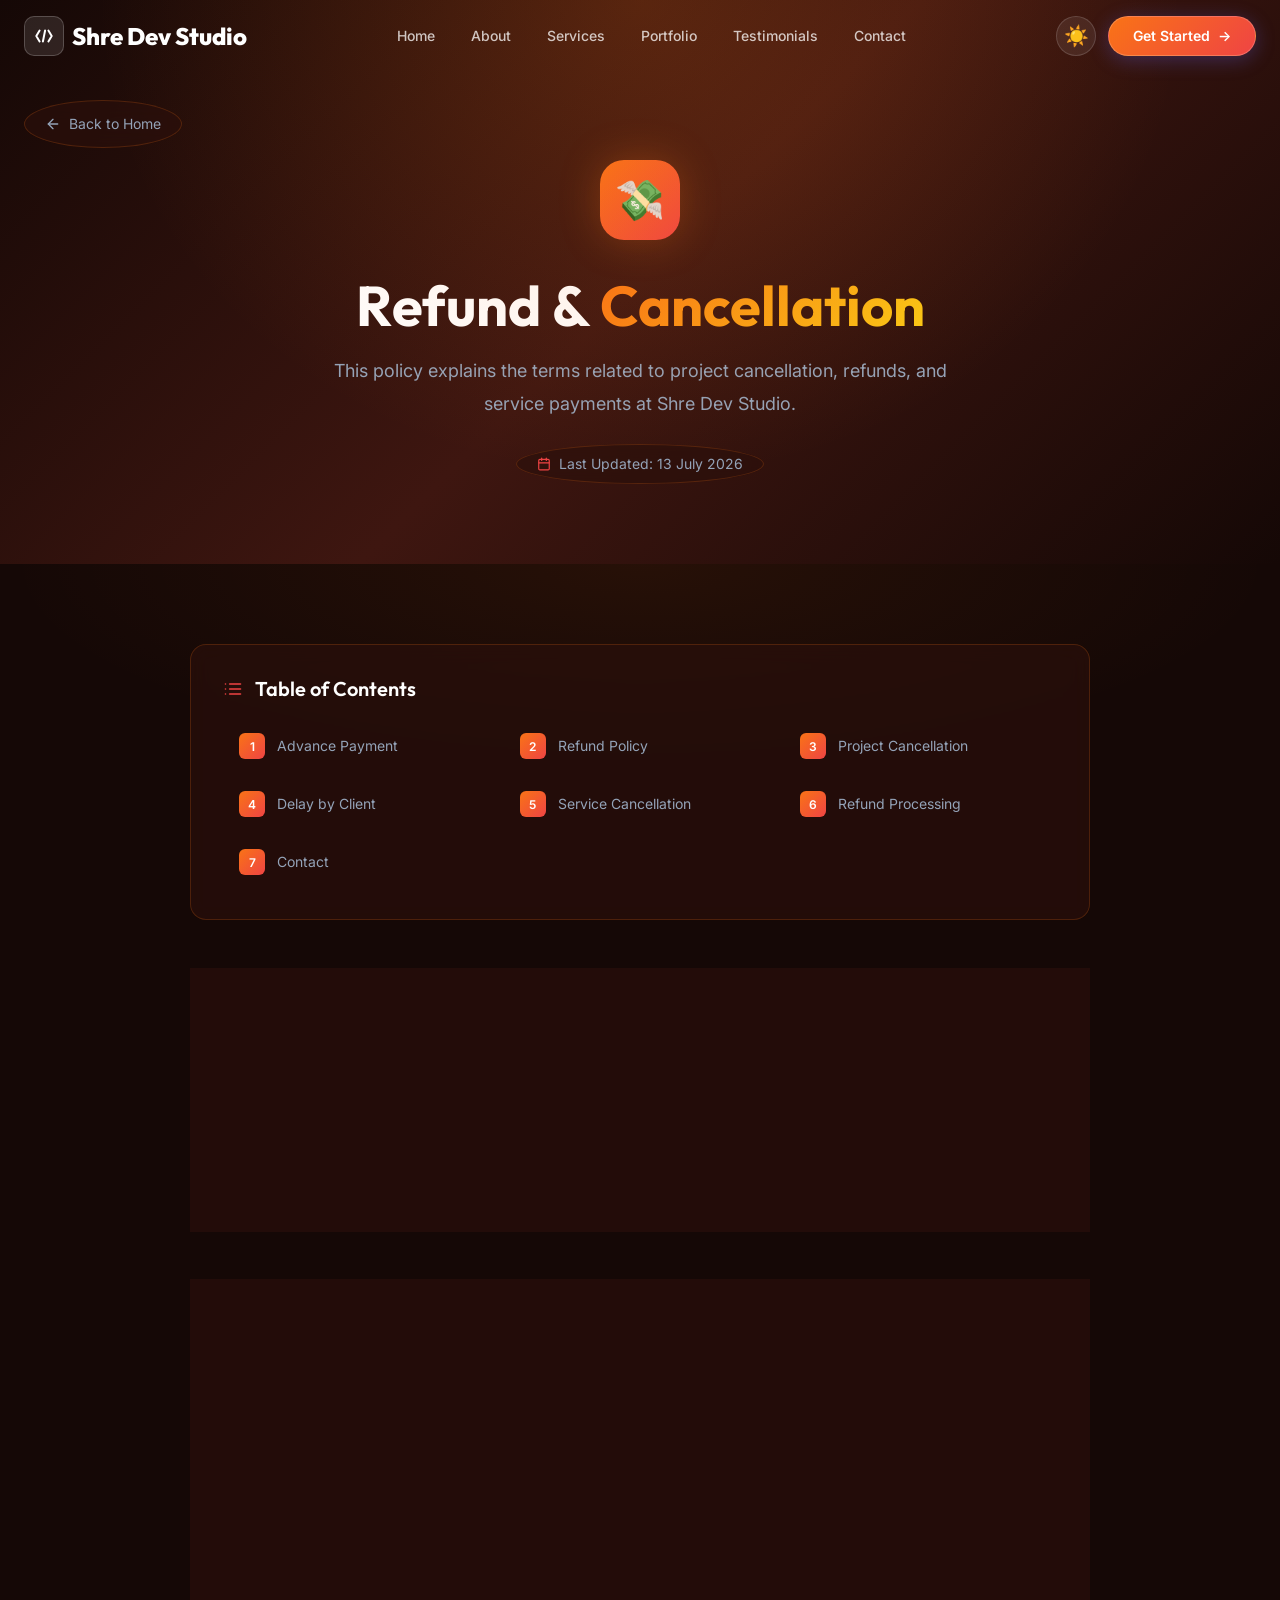
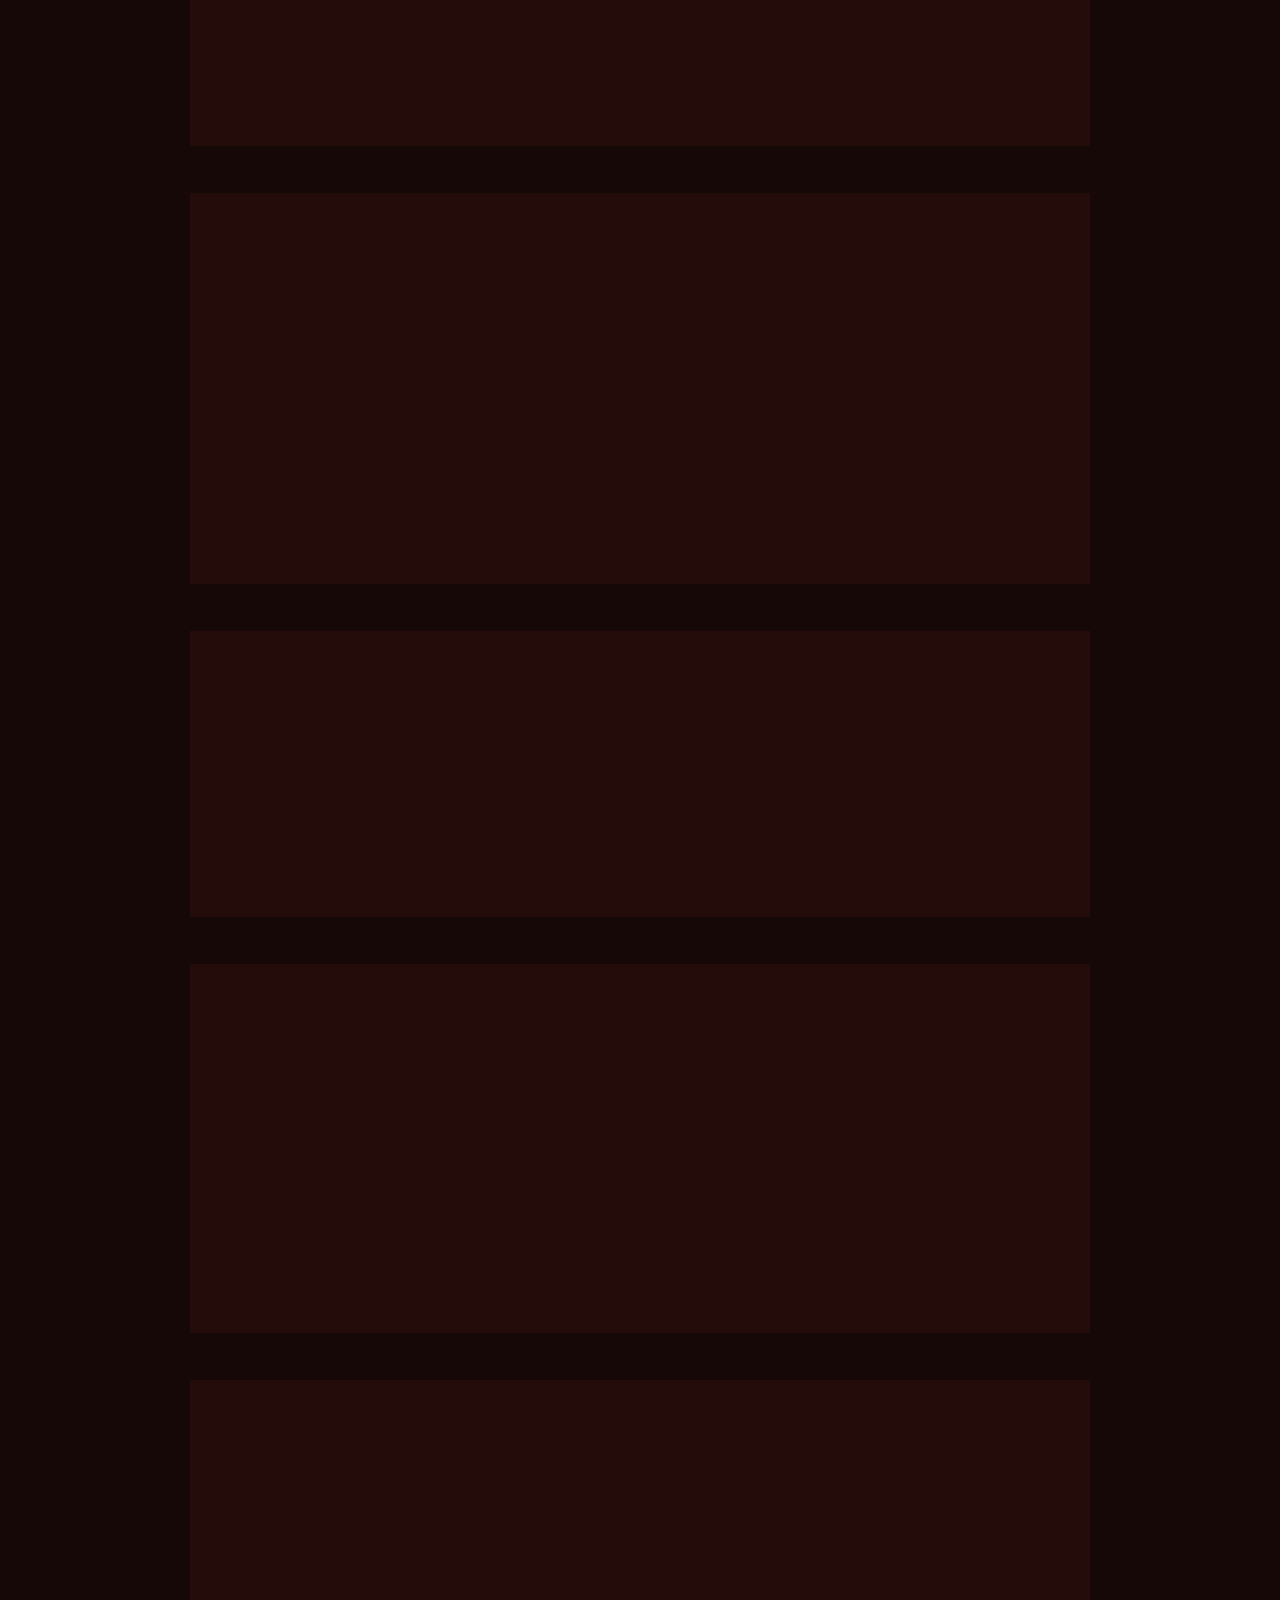
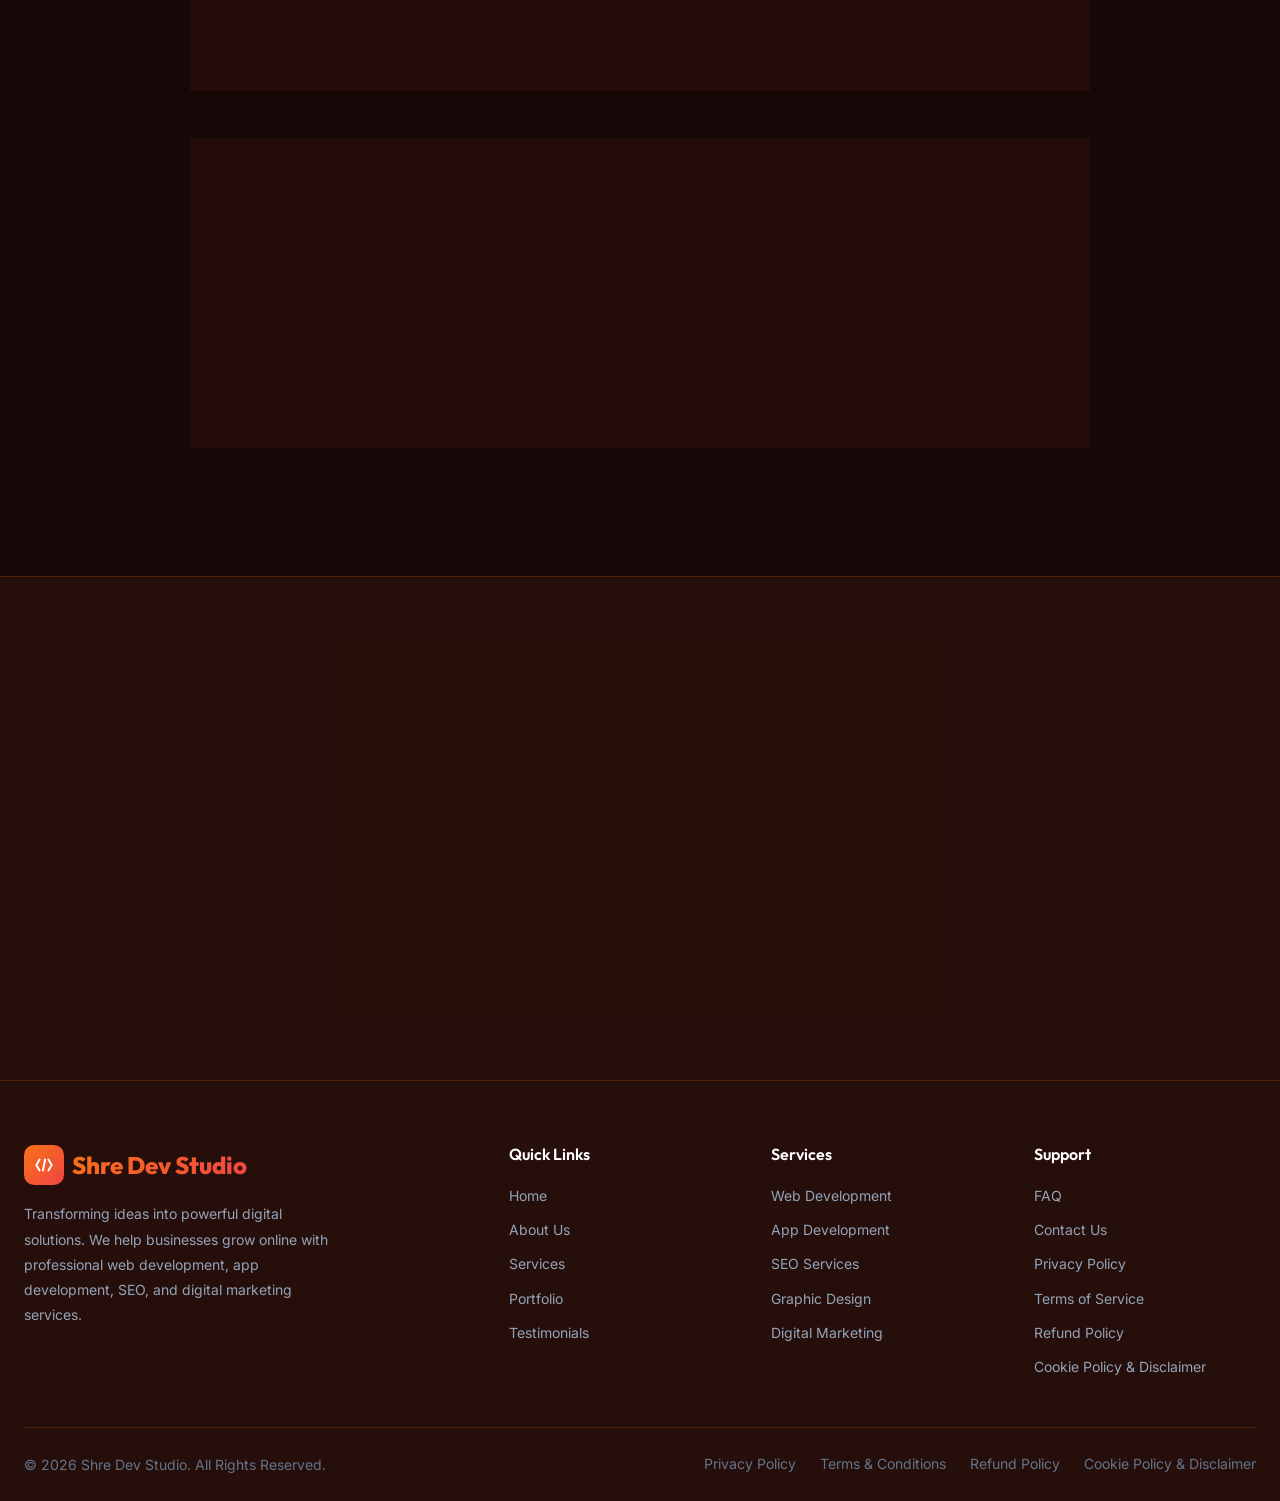
<file: refund-and-cancellation.html>
<!DOCTYPE html>
<html lang="en" data-theme="dark">

<head>
  <meta charset="UTF-8">
  <meta name="viewport" content="width=device-width, initial-scale=1.0">
  <meta name="description"
    content="Refund & Cancellation Policy — Shre Dev Studio. Understand our terms for project cancellation, refunds, and service payments.">
  <meta name="keywords" content="refund policy, cancellation policy, Shre Dev Studio">
  <meta name="author" content="Shre Dev Studio">
  <meta name="robots" content="index, follow">

  <link rel="canonical" href="https://shredevstudio.vercel.app/refund-and-cancellation.html" />

  <title>Refund & Cancellation Policy — Shre Dev Studio</title>

  <!-- Preconnect to Google Fonts -->
  <link rel="preconnect" href="https://fonts.googleapis.com">
  <link rel="preconnect" href="https://fonts.gstatic.com" crossorigin>

  <!-- Stylesheets -->
  <link rel="stylesheet" href="css/style.css">
  <link rel="stylesheet" href="css/sections.css">
  <link rel="stylesheet" href="css/animations.css">

  <!-- Favicon -->
  <link rel="icon" type="image/svg+xml"
    href="data:image/svg+xml,<svg xmlns='http://www.w3.org/2000/svg' viewBox='0 0 100 100'><rect width='100' height='100' rx='20' fill='%236366f1'/><text x='50' y='68' font-family='Arial' font-size='55' font-weight='bold' text-anchor='middle' fill='white'>S</text></svg>">

  <style>
    /* ============================================
       Refund & Cancellation Policy Page — Styles
       ============================================ */

    :root {
      /* Theme overrides: Sunset Terracotta, Coral & Peach */
      --bg-primary: #150806;
      --bg-secondary: #260f0b;
      --bg-card: rgba(43, 16, 12, 0.65);
      --bg-card-solid: #2b100c;
      --border-color: rgba(249, 115, 22, 0.2);
      --border-glow: rgba(249, 115, 22, 0.45);
      --color-primary: #f97316;
      --color-primary-rgb: 249, 115, 22;
      --color-primary-light: #fdba74;
      --color-secondary: #facc15;
      --color-accent: #ef4444;
      
      --gradient-primary: linear-gradient(135deg, #f97316, #ef4444);
      --gradient-secondary: linear-gradient(135deg, #fdba74, #facc15);
      --gradient-accent: linear-gradient(135deg, #f97316, #facc15);
      --gradient-hero: linear-gradient(135deg, #150806 0%, #3e1610 50%, #150806 100%);
      --gradient-glow: radial-gradient(ellipse at 50% 0%, rgba(249, 115, 22, 0.2) 0%, transparent 60%);
      --shadow-glow: 0 0 20px rgba(249, 115, 22, 0.15);
      --shadow-glow-lg: 0 0 40px rgba(249, 115, 22, 0.3);
    }

    .refund-hero {
      position: relative;
      padding: 160px 0 80px;
      text-align: center;
      overflow: hidden;
      background: var(--gradient-hero);
    }

    .refund-hero::before {
      content: '';
      position: absolute;
      top: 0;
      left: 0;
      right: 0;
      bottom: 0;
      background: var(--gradient-glow);
      pointer-events: none;
    }

    .refund-hero__icon {
      display: inline-flex;
      align-items: center;
      justify-content: center;
      width: 80px;
      height: 80px;
      border-radius: var(--radius-xl);
      background: var(--gradient-primary);
      margin-bottom: var(--space-8);
      font-size: 2.5rem;
      box-shadow: 0 0 40px rgba(var(--color-primary-rgb), 0.3);
      animation: floatGently 3s ease-in-out infinite;
    }

    @keyframes floatGently {
      0%, 100% { transform: translateY(0); }
      50% { transform: translateY(-10px); }
    }

    .refund-hero__title {
      font-family: var(--font-heading);
      font-size: var(--fs-5xl);
      font-weight: var(--fw-bold);
      color: var(--text-heading);
      margin-bottom: var(--space-4);
      line-height: var(--lh-tight);
    }

    .refund-hero__title span {
      background: var(--gradient-accent);
      -webkit-background-clip: text;
      -webkit-text-fill-color: transparent;
      background-clip: text;
    }

    .refund-hero__subtitle {
      font-family: var(--font-body);
      font-size: var(--fs-md);
      color: var(--text-secondary);
      max-width: 620px;
      margin: 0 auto;
      line-height: var(--lh-relaxed);
    }

    .refund-hero__date {
      display: inline-flex;
      align-items: center;
      gap: var(--space-2);
      margin-top: var(--space-6);
      padding: var(--space-2) var(--space-5);
      border-radius: var(--radius-full);
      background: var(--bg-card);
      border: 1px solid var(--border-color);
      color: var(--text-secondary);
      font-size: var(--fs-sm);
      font-family: var(--font-body);
      backdrop-filter: blur(10px);
    }

    .refund-hero__date svg {
      width: 14px;
      height: 14px;
      color: var(--color-accent);
    }

    /* Content Area */
    .refund-content {
      padding: var(--space-20) var(--space-6);
      background: var(--bg-primary);
      position: relative;
    }

    .refund-content::before {
      content: '';
      position: absolute;
      top: 0;
      left: 50%;
      transform: translateX(-50%);
      width: 100%;
      height: 200px;
      background: radial-gradient(ellipse at 50% 0%, rgba(var(--color-primary-rgb), 0.08) 0%, transparent 70%);
      pointer-events: none;
    }

    .refund-container {
      max-width: var(--max-width-narrow);
      margin: 0 auto;
      position: relative;
      z-index: 1;
    }

    /* Table of Contents */
    .refund-toc {
      background: var(--bg-card);
      border: 1px solid var(--border-color);
      border-radius: var(--radius-lg);
      padding: var(--space-8);
      margin-bottom: var(--space-12);
      backdrop-filter: blur(10px);
      transition: border-color 0.3s ease, box-shadow 0.3s ease;
    }

    .refund-toc:hover {
      border-color: var(--border-glow);
      box-shadow: var(--shadow-glow);
    }

    .refund-toc__title {
      font-family: var(--font-heading);
      font-size: var(--fs-lg);
      font-weight: var(--fw-semibold);
      color: var(--text-heading);
      margin-bottom: var(--space-5);
      display: flex;
      align-items: center;
      gap: var(--space-3);
    }

    .refund-toc__title svg {
      color: var(--color-accent);
    }

    .refund-toc__list {
      list-style: none;
      padding: 0;
      margin: 0;
      display: grid;
      grid-template-columns: repeat(auto-fill, minmax(260px, 1fr));
      gap: var(--space-2);
    }

    .refund-toc__item {
      display: block;
    }

    .refund-toc__link {
      display: flex;
      align-items: center;
      gap: var(--space-3);
      padding: var(--space-3) var(--space-4);
      border-radius: var(--radius-sm);
      color: var(--text-secondary);
      text-decoration: none;
      font-size: var(--fs-sm);
      font-family: var(--font-body);
      transition: all 0.25s ease;
    }

    .refund-toc__link:hover {
      background: rgba(var(--color-primary-rgb), 0.08);
      color: var(--color-accent);
      transform: translateX(4px);
    }

    .refund-toc__number {
      display: inline-flex;
      align-items: center;
      justify-content: center;
      width: 26px;
      height: 26px;
      border-radius: var(--radius-sm);
      background: var(--gradient-primary);
      color: #fff;
      font-size: var(--fs-xs);
      font-weight: var(--fw-semibold);
      flex-shrink: 0;
    }

    /* Refund Sections */
    .refund-section {
      margin-bottom: var(--space-12);
      opacity: 0;
      transform: translateY(30px);
      animation: fadeInUp 0.6s ease forwards;
    }

    .refund-section:nth-child(1) { animation-delay: 0.08s; }
    .refund-section:nth-child(2) { animation-delay: 0.14s; }
    .refund-section:nth-child(3) { animation-delay: 0.2s; }
    .refund-section:nth-child(4) { animation-delay: 0.26s; }
    .refund-section:nth-child(5) { animation-delay: 0.32s; }
    .refund-section:nth-child(6) { animation-delay: 0.38s; }
    .refund-section:nth-child(7) { animation-delay: 0.44s; }

    @keyframes fadeInUp {
      to {
        opacity: 1;
        transform: translateY(0);
      }
    }

    .refund-section__card {
      background: var(--bg-card);
      border: 1px solid var(--border-color);
      border-radius: var(--radius-lg);
      padding: var(--space-10);
      backdrop-filter: blur(10px);
      transition: all 0.35s ease;
      position: relative;
      overflow: hidden;
    }

    .refund-section__card::before {
      content: '';
      position: absolute;
      top: 0;
      left: 0;
      right: 0;
      height: 3px;
      background: var(--gradient-primary);
      opacity: 0;
      transition: opacity 0.35s ease;
    }

    .refund-section__card:hover {
      border-color: var(--border-glow);
      box-shadow: var(--shadow-glow);
      transform: translateY(-2px);
    }

    .refund-section__card:hover::before {
      opacity: 1;
    }

    .refund-section__header {
      display: flex;
      align-items: center;
      gap: var(--space-4);
      margin-bottom: var(--space-6);
    }

    .refund-section__icon {
      display: flex;
      align-items: center;
      justify-content: center;
      width: 48px;
      height: 48px;
      border-radius: var(--radius-md);
      background: rgba(var(--color-primary-rgb), 0.1);
      border: 1px solid var(--border-color);
      font-size: 1.3rem;
      flex-shrink: 0;
      transition: all 0.35s ease;
    }

    .refund-section__card:hover .refund-section__icon {
      background: var(--gradient-primary);
      border-color: transparent;
      box-shadow: var(--shadow-glow);
    }

    .refund-section__number {
      font-family: var(--font-heading);
      font-size: var(--fs-xs);
      font-weight: var(--fw-semibold);
      color: var(--color-accent);
      text-transform: uppercase;
      letter-spacing: 0.1em;
    }

    .refund-section__title {
      font-family: var(--font-heading);
      font-size: var(--fs-xl);
      font-weight: var(--fw-bold);
      color: var(--text-heading);
      line-height: var(--lh-tight);
    }

    .refund-section__text {
      font-family: var(--font-body);
      font-size: var(--fs-base);
      color: var(--text-secondary);
      line-height: var(--lh-relaxed);
      margin-bottom: var(--space-4);
    }

    .refund-section__text:last-child {
      margin-bottom: 0;
    }

    .refund-section__text strong {
      color: var(--color-accent);
      font-weight: var(--fw-semibold);
    }

    .refund-section__list {
      list-style: none;
      padding: 0;
      margin: var(--space-4) 0 0 0;
      display: grid;
      gap: var(--space-3);
    }

    .refund-section__list-item {
      display: flex;
      align-items: flex-start;
      gap: var(--space-3);
      padding: var(--space-3) var(--space-4);
      border-radius: var(--radius-sm);
      background: rgba(var(--color-primary-rgb), 0.04);
      border: 1px solid rgba(var(--color-primary-rgb), 0.06);
      color: var(--text-secondary);
      font-family: var(--font-body);
      font-size: var(--fs-sm);
      line-height: var(--lh-normal);
      transition: all 0.25s ease;
    }

    .refund-section__list-item:hover {
      background: rgba(var(--color-primary-rgb), 0.08);
      border-color: var(--border-color);
      transform: translateX(4px);
    }

    .refund-section__list-icon {
      flex-shrink: 0;
      width: 20px;
      height: 20px;
      border-radius: 50%;
      background: var(--gradient-primary);
      display: flex;
      align-items: center;
      justify-content: center;
      margin-top: 1px;
    }

    .refund-section__list-icon svg {
      width: 10px;
      height: 10px;
      color: #fff;
    }

    /* Highlight box */
    .refund-section__highlight {
      padding: var(--space-4) var(--space-5);
      border-radius: var(--radius-sm);
      background: rgba(var(--color-primary-rgb), 0.06);
      border-left: 3px solid var(--color-primary);
      color: var(--text-secondary);
      font-family: var(--font-body);
      font-size: var(--fs-sm);
      line-height: var(--lh-relaxed);
      margin-top: var(--space-4);
    }

    /* Warning highlight */
    .refund-section__warning {
      padding: var(--space-4) var(--space-5);
      border-radius: var(--radius-sm);
      background: rgba(245, 158, 11, 0.06);
      border-left: 3px solid var(--color-warning);
      color: var(--text-secondary);
      font-family: var(--font-body);
      font-size: var(--fs-sm);
      line-height: var(--lh-relaxed);
      margin-top: var(--space-4);
    }

    /* Back Button */
    .refund-back {
      display: inline-flex;
      align-items: center;
      gap: var(--space-2);
      padding: var(--space-3) var(--space-5);
      border-radius: var(--radius-full);
      background: var(--bg-card);
      border: 1px solid var(--border-color);
      color: var(--text-secondary);
      text-decoration: none;
      font-family: var(--font-body);
      font-size: var(--fs-sm);
      transition: all 0.3s ease;
      position: fixed;
      top: 100px;
      left: var(--space-6);
      z-index: 50;
      backdrop-filter: blur(10px);
    }

    .refund-back:hover {
      background: var(--gradient-primary);
      color: #fff;
      border-color: transparent;
      box-shadow: var(--shadow-glow);
      transform: translateX(-2px);
    }

    .refund-back svg {
      width: 16px;
      height: 16px;
      transition: transform 0.3s ease;
    }

    .refund-back:hover svg {
      transform: translateX(-3px);
    }

    /* CTA at bottom */
    .refund-cta {
      text-align: center;
      padding: var(--space-16) var(--space-6);
      background: var(--bg-secondary);
      border-top: 1px solid var(--border-color);
    }

    .refund-cta__card {
      max-width: 600px;
      margin: 0 auto;
      padding: var(--space-12);
      border-radius: var(--radius-xl);
      background: var(--bg-card);
      border: 1px solid var(--border-color);
      backdrop-filter: blur(10px);
    }

    .refund-cta__icon {
      font-size: 2.5rem;
      margin-bottom: var(--space-4);
    }

    .refund-cta__title {
      font-family: var(--font-heading);
      font-size: var(--fs-2xl);
      font-weight: var(--fw-bold);
      color: var(--text-heading);
      margin-bottom: var(--space-3);
    }

    .refund-cta__text {
      font-family: var(--font-body);
      font-size: var(--fs-base);
      color: var(--text-secondary);
      line-height: var(--lh-relaxed);
      margin-bottom: var(--space-8);
    }

    .refund-cta__btn {
      display: inline-flex;
      align-items: center;
      gap: var(--space-2);
      padding: var(--space-4) var(--space-8);
      border-radius: var(--radius-full);
      background: linear-gradient(135deg, #06b6d4, #10b981);
      color: #fff;
      text-decoration: none;
      font-family: var(--font-body);
      font-weight: var(--fw-semibold);
      font-size: var(--fs-base);
      transition: all 0.3s ease;
      box-shadow: 0 0 20px rgba(6, 182, 212, 0.2);
    }

    .refund-cta__btn:hover {
      transform: translateY(-2px);
      box-shadow: 0 0 40px rgba(6, 182, 212, 0.3);
    }

    /* Responsive */
    @media (max-width: 768px) {
      .refund-hero {
        padding: 130px 0 60px;
      }

      .refund-hero__title {
        font-size: var(--fs-3xl);
      }

      .refund-hero__icon {
        width: 64px;
        height: 64px;
        font-size: 2rem;
      }

      .refund-section__card {
        padding: var(--space-6);
      }

      .refund-toc__list {
        grid-template-columns: 1fr;
      }

      .refund-back {
        position: static;
        margin-bottom: var(--space-6);
      }

      .refund-content {
        padding: var(--space-12) var(--space-4);
      }
    }

    @media (max-width: 480px) {
      .refund-hero__title {
        font-size: var(--fs-2xl);
      }

      .refund-section__header {
        flex-direction: column;
        align-items: flex-start;
        gap: var(--space-3);
      }
    }
  </style>
</head>

<body>

  <!-- ============================================
       Navigation
       ============================================ -->
  <nav class="navbar navbar--transparent" id="navbar" role="navigation" aria-label="Main navigation">
    <div class="navbar__container">
      <a href="index.html" class="navbar__logo" aria-label="Shre Dev Studio Home">
        <div class="navbar__logo-icon">
          <svg xmlns="http://www.w3.org/2000/svg" viewBox="0 0 100 100" fill="none" stroke="currentColor"
            stroke-width="9" stroke-linecap="round" stroke-linejoin="round" style="width: 22px; height: 22px;">
            <path d="M30 25 L15 50 L30 75 M70 25 L85 50 L70 75 M45 75 L55 25" />
          </svg>
        </div>
        <span>Shre Dev Studio</span>
      </a>

      <div class="navbar__menu" id="navbar-menu" role="menubar">
        <a href="index.html#home" class="navbar__link" role="menuitem">Home</a>
        <a href="index.html#about" class="navbar__link" role="menuitem">About</a>
        <a href="index.html#services" class="navbar__link" role="menuitem">Services</a>
        <a href="index.html#portfolio" class="navbar__link" role="menuitem">Portfolio</a>
        <a href="index.html#testimonials" class="navbar__link" role="menuitem">Testimonials</a>
        <a href="index.html#contact" class="navbar__link" role="menuitem">Contact</a>
      </div>

      <div class="navbar__actions">
        <button class="theme-toggle" id="theme-toggle" aria-label="Toggle dark mode">🌙</button>
        <a href="index.html#contact" class="btn btn--primary btn--nav-cta">Get Started <span class="btn-arrow">→</span></a>
        <button class="hamburger" id="hamburger" aria-label="Open menu" aria-expanded="false">
          <span class="hamburger__line"></span>
          <span class="hamburger__line"></span>
          <span class="hamburger__line"></span>
        </button>
      </div>
    </div>
  </nav>

  <!-- Mobile Overlay -->
  <div class="mobile-overlay" id="mobile-overlay"></div>

  <main>

    <!-- ============================================
         Refund & Cancellation — Hero Section
         ============================================ -->
    <section class="refund-hero">
      <div class="container">
        <div class="refund-hero__icon">💸</div>
        <h1 class="refund-hero__title">
          Refund & <span>Cancellation</span>
        </h1>
        <p class="refund-hero__subtitle">
          This policy explains the terms related to project cancellation, refunds, and service payments at Shre Dev Studio.
        </p>
        <div class="refund-hero__date">
          <svg xmlns="http://www.w3.org/2000/svg" viewBox="0 0 24 24" fill="none" stroke="currentColor" stroke-width="2" stroke-linecap="round" stroke-linejoin="round">
            <rect x="3" y="4" width="18" height="18" rx="2" ry="2"></rect>
            <line x1="16" y1="2" x2="16" y2="6"></line>
            <line x1="8" y1="2" x2="8" y2="6"></line>
            <line x1="3" y1="10" x2="21" y2="10"></line>
          </svg>
          Last Updated: 13 July 2026
        </div>
      </div>
    </section>

    <!-- ============================================
         Refund & Cancellation — Content
         ============================================ -->
    <section class="refund-content">
      <div class="refund-container">

        <!-- Back to Home -->
        <a href="index.html" class="refund-back" id="refund-back-btn">
          <svg xmlns="http://www.w3.org/2000/svg" viewBox="0 0 24 24" fill="none" stroke="currentColor" stroke-width="2" stroke-linecap="round" stroke-linejoin="round">
            <line x1="19" y1="12" x2="5" y2="12"></line>
            <polyline points="12 19 5 12 12 5"></polyline>
          </svg>
          Back to Home
        </a>

        <!-- Table of Contents -->
        <div class="refund-toc">
          <h2 class="refund-toc__title">
            <svg xmlns="http://www.w3.org/2000/svg" width="20" height="20" viewBox="0 0 24 24" fill="none" stroke="currentColor" stroke-width="2" stroke-linecap="round" stroke-linejoin="round">
              <line x1="8" y1="6" x2="21" y2="6"></line>
              <line x1="8" y1="12" x2="21" y2="12"></line>
              <line x1="8" y1="18" x2="21" y2="18"></line>
              <line x1="3" y1="6" x2="3.01" y2="6"></line>
              <line x1="3" y1="12" x2="3.01" y2="12"></line>
              <line x1="3" y1="18" x2="3.01" y2="18"></line>
            </svg>
            Table of Contents
          </h2>
          <ul class="refund-toc__list">
            <li class="refund-toc__item"><a href="#r-advance" class="refund-toc__link"><span class="refund-toc__number">1</span>Advance Payment</a></li>
            <li class="refund-toc__item"><a href="#r-refund" class="refund-toc__link"><span class="refund-toc__number">2</span>Refund Policy</a></li>
            <li class="refund-toc__item"><a href="#r-cancellation" class="refund-toc__link"><span class="refund-toc__number">3</span>Project Cancellation</a></li>
            <li class="refund-toc__item"><a href="#r-delay" class="refund-toc__link"><span class="refund-toc__number">4</span>Delay by Client</a></li>
            <li class="refund-toc__item"><a href="#r-service-cancel" class="refund-toc__link"><span class="refund-toc__number">5</span>Service Cancellation</a></li>
            <li class="refund-toc__item"><a href="#r-processing" class="refund-toc__link"><span class="refund-toc__number">6</span>Refund Processing</a></li>
            <li class="refund-toc__item"><a href="#r-contact" class="refund-toc__link"><span class="refund-toc__number">7</span>Contact</a></li>
          </ul>
        </div>

        <!-- Section 1 — Advance Payment -->
        <div class="refund-section" id="r-advance">
          <div class="refund-section__card">
            <div class="refund-section__header">
              <div class="refund-section__icon">💰</div>
              <div>
                <div class="refund-section__number">Section 01</div>
                <h2 class="refund-section__title">Advance Payment</h2>
              </div>
            </div>
            <ul class="refund-section__list">
              <li class="refund-section__list-item">
                <span class="refund-section__list-icon"><svg viewBox="0 0 24 24" fill="none" stroke="currentColor" stroke-width="3" stroke-linecap="round" stroke-linejoin="round"><polyline points="20 6 9 17 4 12"></polyline></svg></span>
                All projects require an advance payment before work begins.
              </li>
              <li class="refund-section__list-item">
                <span class="refund-section__list-icon"><svg viewBox="0 0 24 24" fill="none" stroke="currentColor" stroke-width="3" stroke-linecap="round" stroke-linejoin="round"><polyline points="20 6 9 17 4 12"></polyline></svg></span>
                The advance payment confirms the booking of your project and reserves development time.
              </li>
            </ul>
          </div>
        </div>

        <!-- Section 2 — Refund Policy -->
        <div class="refund-section" id="r-refund">
          <div class="refund-section__card">
            <div class="refund-section__header">
              <div class="refund-section__icon">🔄</div>
              <div>
                <div class="refund-section__number">Section 02</div>
                <h2 class="refund-section__title">Refund Policy</h2>
              </div>
            </div>
            <ul class="refund-section__list">
              <li class="refund-section__list-item">
                <span class="refund-section__list-icon"><svg viewBox="0 0 24 24" fill="none" stroke="currentColor" stroke-width="3" stroke-linecap="round" stroke-linejoin="round"><polyline points="20 6 9 17 4 12"></polyline></svg></span>
                Advance payments are generally <strong>non-refundable</strong> once work on the project has started.
              </li>
              <li class="refund-section__list-item">
                <span class="refund-section__list-icon"><svg viewBox="0 0 24 24" fill="none" stroke="currentColor" stroke-width="3" stroke-linecap="round" stroke-linejoin="round"><polyline points="20 6 9 17 4 12"></polyline></svg></span>
                If no work has been started and the cancellation request is approved, a partial refund may be considered after deducting any applicable administrative or transaction charges.
              </li>
              <li class="refund-section__list-item">
                <span class="refund-section__list-icon"><svg viewBox="0 0 24 24" fill="none" stroke="currentColor" stroke-width="3" stroke-linecap="round" stroke-linejoin="round"><polyline points="20 6 9 17 4 12"></polyline></svg></span>
                Payments made for domain registration, web hosting, SSL certificates, premium themes, plugins, APIs, software licenses, or other third-party services are <strong>non-refundable</strong>.
              </li>
            </ul>
            <div class="refund-section__warning">
              ⚠️ Please note: Third-party purchases (domains, hosting, plugins, etc.) are always non-refundable as these are processed by external providers.
            </div>
          </div>
        </div>

        <!-- Section 3 — Project Cancellation -->
        <div class="refund-section" id="r-cancellation">
          <div class="refund-section__card">
            <div class="refund-section__header">
              <div class="refund-section__icon">❌</div>
              <div>
                <div class="refund-section__number">Section 03</div>
                <h2 class="refund-section__title">Project Cancellation</h2>
              </div>
            </div>
            <p class="refund-section__text">
              A client may request cancellation at any time. If cancellation occurs after development has started:
            </p>
            <ul class="refund-section__list">
              <li class="refund-section__list-item">
                <span class="refund-section__list-icon"><svg viewBox="0 0 24 24" fill="none" stroke="currentColor" stroke-width="3" stroke-linecap="round" stroke-linejoin="round"><polyline points="20 6 9 17 4 12"></polyline></svg></span>
                Charges will apply based on the work completed.
              </li>
              <li class="refund-section__list-item">
                <span class="refund-section__list-icon"><svg viewBox="0 0 24 24" fill="none" stroke="currentColor" stroke-width="3" stroke-linecap="round" stroke-linejoin="round"><polyline points="20 6 9 17 4 12"></polyline></svg></span>
                Any remaining unpaid amount for completed work may still be payable.
              </li>
              <li class="refund-section__list-item">
                <span class="refund-section__list-icon"><svg viewBox="0 0 24 24" fill="none" stroke="currentColor" stroke-width="3" stroke-linecap="round" stroke-linejoin="round"><polyline points="20 6 9 17 4 12"></polyline></svg></span>
                Project files, source code, designs, or deliverables will be handed over only after all outstanding payments are cleared.
              </li>
            </ul>
          </div>
        </div>

        <!-- Section 4 — Delay by Client -->
        <div class="refund-section" id="r-delay">
          <div class="refund-section__card">
            <div class="refund-section__header">
              <div class="refund-section__icon">⏳</div>
              <div>
                <div class="refund-section__number">Section 04</div>
                <h2 class="refund-section__title">Delay by Client</h2>
              </div>
            </div>
            <p class="refund-section__text">
              If the client does not provide the required content, approvals, or feedback for an extended period, the project may be placed on hold. Extended delays may require a revised delivery schedule and additional charges.
            </p>
            <div class="refund-section__highlight">
              💡 Tip: To keep your project on track, please provide content and feedback in a timely manner.
            </div>
          </div>
        </div>

        <!-- Section 5 — Service Cancellation -->
        <div class="refund-section" id="r-service-cancel">
          <div class="refund-section__card">
            <div class="refund-section__header">
              <div class="refund-section__icon">🚫</div>
              <div>
                <div class="refund-section__number">Section 05</div>
                <h2 class="refund-section__title">Service Cancellation</h2>
              </div>
            </div>
            <p class="refund-section__text">
              Shre Dev Studio reserves the right to suspend or cancel services if:
            </p>
            <ul class="refund-section__list">
              <li class="refund-section__list-item">
                <span class="refund-section__list-icon"><svg viewBox="0 0 24 24" fill="none" stroke="currentColor" stroke-width="3" stroke-linecap="round" stroke-linejoin="round"><polyline points="20 6 9 17 4 12"></polyline></svg></span>
                False or misleading information is provided.
              </li>
              <li class="refund-section__list-item">
                <span class="refund-section__list-icon"><svg viewBox="0 0 24 24" fill="none" stroke="currentColor" stroke-width="3" stroke-linecap="round" stroke-linejoin="round"><polyline points="20 6 9 17 4 12"></polyline></svg></span>
                The service is requested for illegal, fraudulent, abusive, or prohibited activities.
              </li>
              <li class="refund-section__list-item">
                <span class="refund-section__list-icon"><svg viewBox="0 0 24 24" fill="none" stroke="currentColor" stroke-width="3" stroke-linecap="round" stroke-linejoin="round"><polyline points="20 6 9 17 4 12"></polyline></svg></span>
                Payment obligations are not fulfilled.
              </li>
            </ul>
          </div>
        </div>

        <!-- Section 6 — Refund Processing -->
        <div class="refund-section" id="r-processing">
          <div class="refund-section__card">
            <div class="refund-section__header">
              <div class="refund-section__icon">⚙️</div>
              <div>
                <div class="refund-section__number">Section 06</div>
                <h2 class="refund-section__title">Refund Processing</h2>
              </div>
            </div>
            <p class="refund-section__text">
              Where a refund is approved, it will normally be processed using the original payment method within a reasonable processing period, subject to payment provider timelines.
            </p>
            <div class="refund-section__highlight">
              🕐 Refund processing times may vary depending on your bank or payment provider. Typically, refunds are processed within 7–14 business days.
            </div>
          </div>
        </div>

        <!-- Section 7 — Contact -->
        <div class="refund-section" id="r-contact">
          <div class="refund-section__card">
            <div class="refund-section__header">
              <div class="refund-section__icon">📧</div>
              <div>
                <div class="refund-section__number">Section 07</div>
                <h2 class="refund-section__title">Contact</h2>
              </div>
            </div>
            <p class="refund-section__text">
              For refund or cancellation requests, please contact us using the details provided on the Contact Us page. We are committed to resolving your concerns promptly and fairly.
            </p>
            <a href="index.html#contact" class="refund-cta__btn" style="margin-top: var(--space-6); display: inline-flex;">
              Contact Us
              <span class="btn-arrow">→</span>
            </a>
          </div>
        </div>

      </div>
    </section>

    <!-- ============================================
         CTA Section
         ============================================ -->
    <section class="refund-cta">
      <div class="refund-cta__card">
        <div class="refund-cta__icon">🤝</div>
        <h2 class="refund-cta__title">Need Help?</h2>
        <p class="refund-cta__text">
          If you have any questions about our refund or cancellation policy, our team is here to assist you. Don't hesitate to reach out.
        </p>
        <a href="index.html#contact" class="refund-cta__btn">
          Get in Touch
          <span class="btn-arrow">→</span>
        </a>
      </div>
    </section>

  </main>

  <!-- ============================================
       Footer
       ============================================ -->
  <footer class="footer" id="footer">
    <div class="container">
      <div class="footer__grid">
        <div class="footer__brand">
          <a href="index.html" class="navbar__logo">
            <div class="navbar__logo-icon">
              <svg xmlns="http://www.w3.org/2000/svg" viewBox="0 0 100 100" fill="none" stroke="currentColor"
                stroke-width="9" stroke-linecap="round" stroke-linejoin="round" style="width: 22px; height: 22px;">
                <path d="M30 25 L15 50 L30 75 M70 25 L85 50 L70 75 M45 75 L55 25" />
              </svg>
            </div>
            <span>Shre Dev Studio</span>
          </a>
          <p>Transforming ideas into powerful digital solutions. We help businesses grow online with professional web
            development, app development, SEO, and digital marketing services.</p>
        </div>

        <div class="footer__column">
          <h4 class="footer__title">Quick Links</h4>
          <div class="footer__links">
            <a href="index.html#home" class="footer__link">Home</a>
            <a href="index.html#about" class="footer__link">About Us</a>
            <a href="index.html#services" class="footer__link">Services</a>
            <a href="index.html#portfolio" class="footer__link">Portfolio</a>
            <a href="index.html#testimonials" class="footer__link">Testimonials</a>
          </div>
        </div>

        <div class="footer__column">
          <h4 class="footer__title">Services</h4>
          <div class="footer__links">
            <a href="index.html#services" class="footer__link">Web Development</a>
            <a href="index.html#services" class="footer__link">App Development</a>
            <a href="index.html#services" class="footer__link">SEO Services</a>
            <a href="index.html#services" class="footer__link">Graphic Design</a>
            <a href="index.html#services" class="footer__link">Digital Marketing</a>
          </div>
        </div>

        <div class="footer__column">
          <h4 class="footer__title">Support</h4>
          <div class="footer__links">
            <a href="index.html#faq" class="footer__link">FAQ</a>
            <a href="index.html#contact" class="footer__link">Contact Us</a>
            <a href="privacy-policy.html" class="footer__link">Privacy Policy</a>
            <a href="terms-and-conditions.html" class="footer__link">Terms of Service</a>
            <a href="refund-and-cancellation.html" class="footer__link">Refund Policy</a>
            <a href="disclaimer-cookie-policy.html" class="footer__link">Cookie Policy & Disclaimer</a>
          </div>
        </div>
      </div>

      <div class="footer__bottom">
        <p class="footer__copyright">© 2026 Shre Dev Studio. All Rights Reserved.</p>
        <div class="footer__bottom-links">
          <a href="privacy-policy.html" class="footer__bottom-link">Privacy Policy</a>
          <a href="terms-and-conditions.html" class="footer__bottom-link">Terms & Conditions</a>
          <a href="refund-and-cancellation.html" class="footer__bottom-link">Refund Policy</a>
          <a href="disclaimer-cookie-policy.html" class="footer__bottom-link">Cookie Policy & Disclaimer</a>
        </div>
      </div>
    </div>
  </footer>

  <!-- Back to Top -->
  <button class="back-to-top" id="back-to-top" aria-label="Back to top" title="Back to top">
    <svg class="back-to-top__progress" width="50" height="50" viewBox="0 0 50 50">
      <circle class="back-to-top__progress-bg" cx="25" cy="25" r="22" fill="none" stroke="rgba(255, 255, 255, 0.1)"
        stroke-width="3" />
      <circle class="back-to-top__progress-bar" id="scroll-progress-circle" cx="25" cy="25" r="22" fill="none"
        stroke="url(#progressGrad)" stroke-width="3" stroke-dasharray="138.23" stroke-dashoffset="138.23"
        stroke-linecap="round" transform="rotate(-90 25 25)" />
      <defs>
        <linearGradient id="progressGrad" x1="0%" y1="0%" x2="100%" y2="100%">
          <stop offset="0%" stop-color="#06b6d4" />
          <stop offset="100%" stop-color="#10b981" />
        </linearGradient>
      </defs>
    </svg>
    <span class="back-to-top__icon">↑</span>
  </button>

  <!-- Scripts -->
  <script src="js/main.js"></script>

  <script>
    // Smooth scroll for TOC links
    document.querySelectorAll('.refund-toc__link').forEach(link => {
      link.addEventListener('click', (e) => {
        e.preventDefault();
        const targetId = link.getAttribute('href').substring(1);
        const targetEl = document.getElementById(targetId);
        if (targetEl) {
          targetEl.scrollIntoView({ behavior: 'smooth', block: 'start' });
        }
      });
    });

    // Intersection Observer for section animations
    const observerOptions = {
      threshold: 0.1,
      rootMargin: '0px 0px -50px 0px'
    };

    const observer = new IntersectionObserver((entries) => {
      entries.forEach(entry => {
        if (entry.isIntersecting) {
          entry.target.style.animationPlayState = 'running';
        }
      });
    }, observerOptions);

    document.querySelectorAll('.refund-section').forEach(section => {
      observer.observe(section);
    });
  </script>

</body>

</html>
</file>
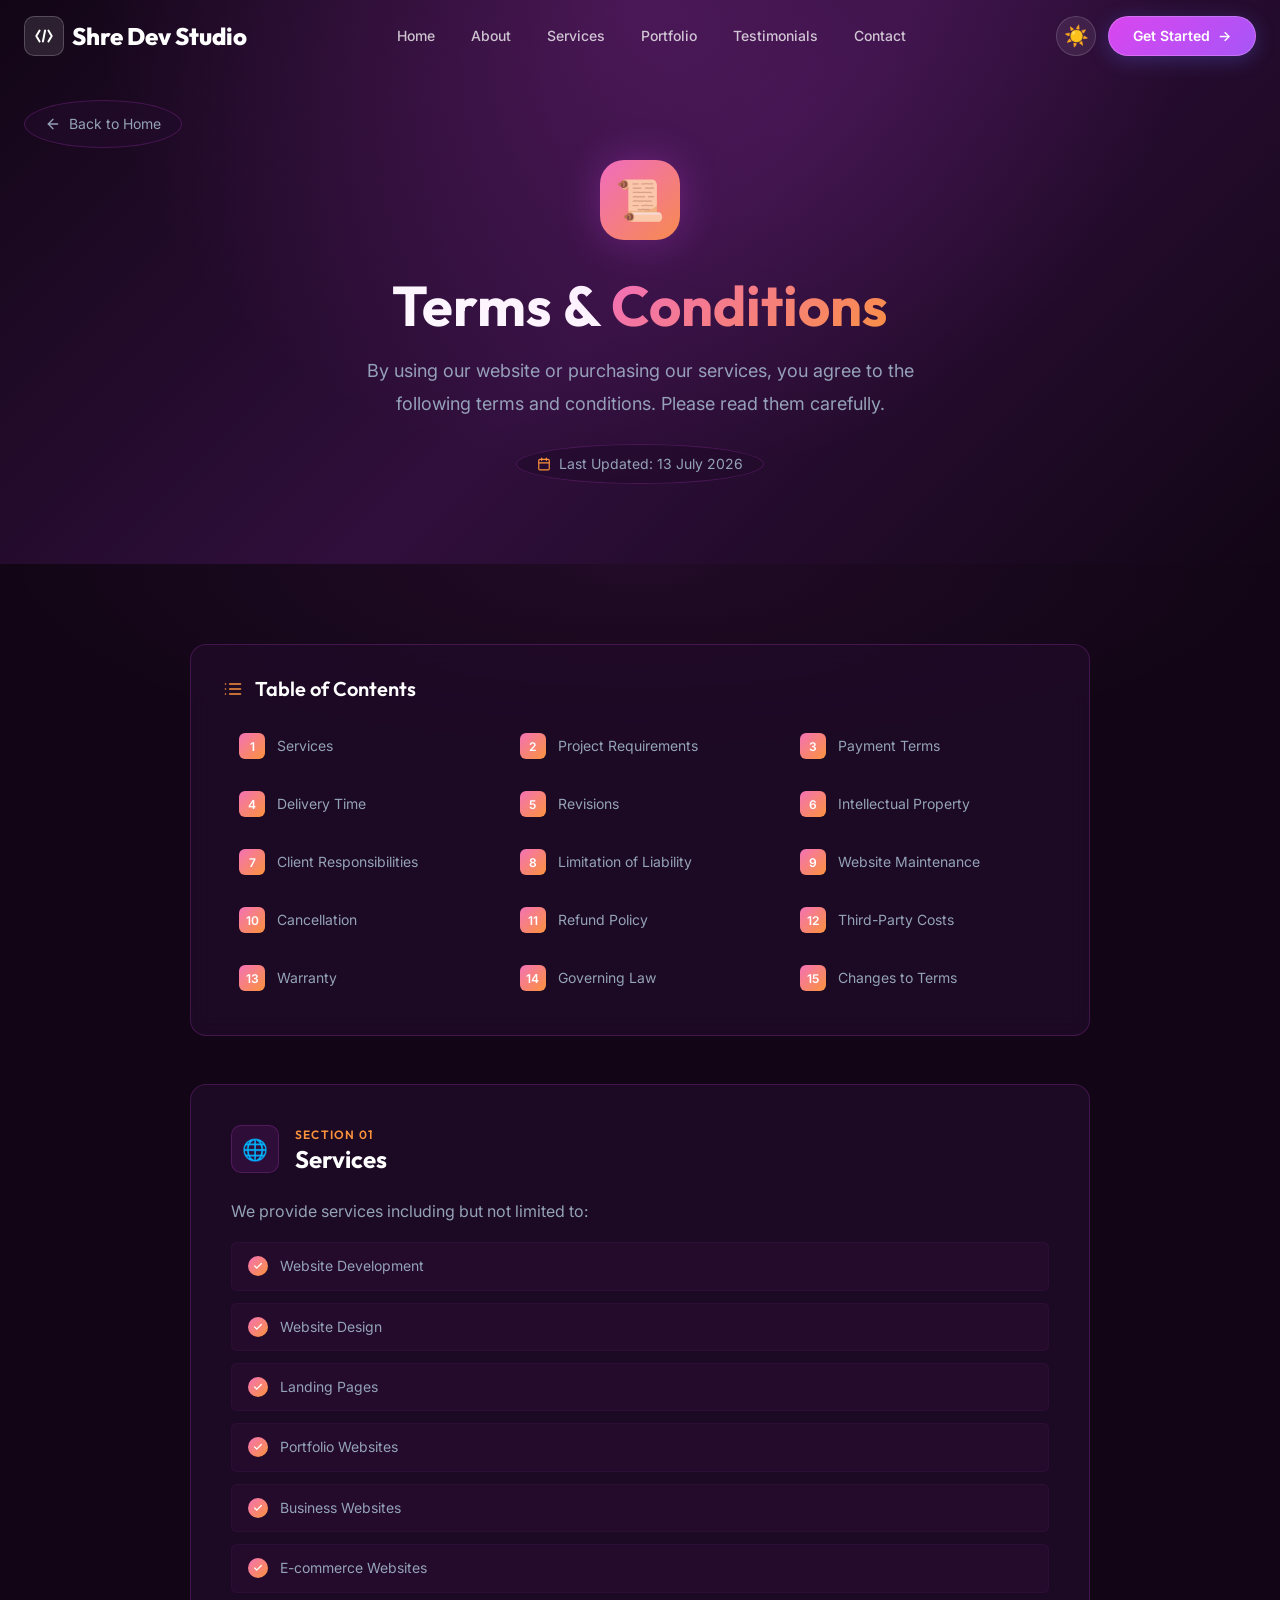
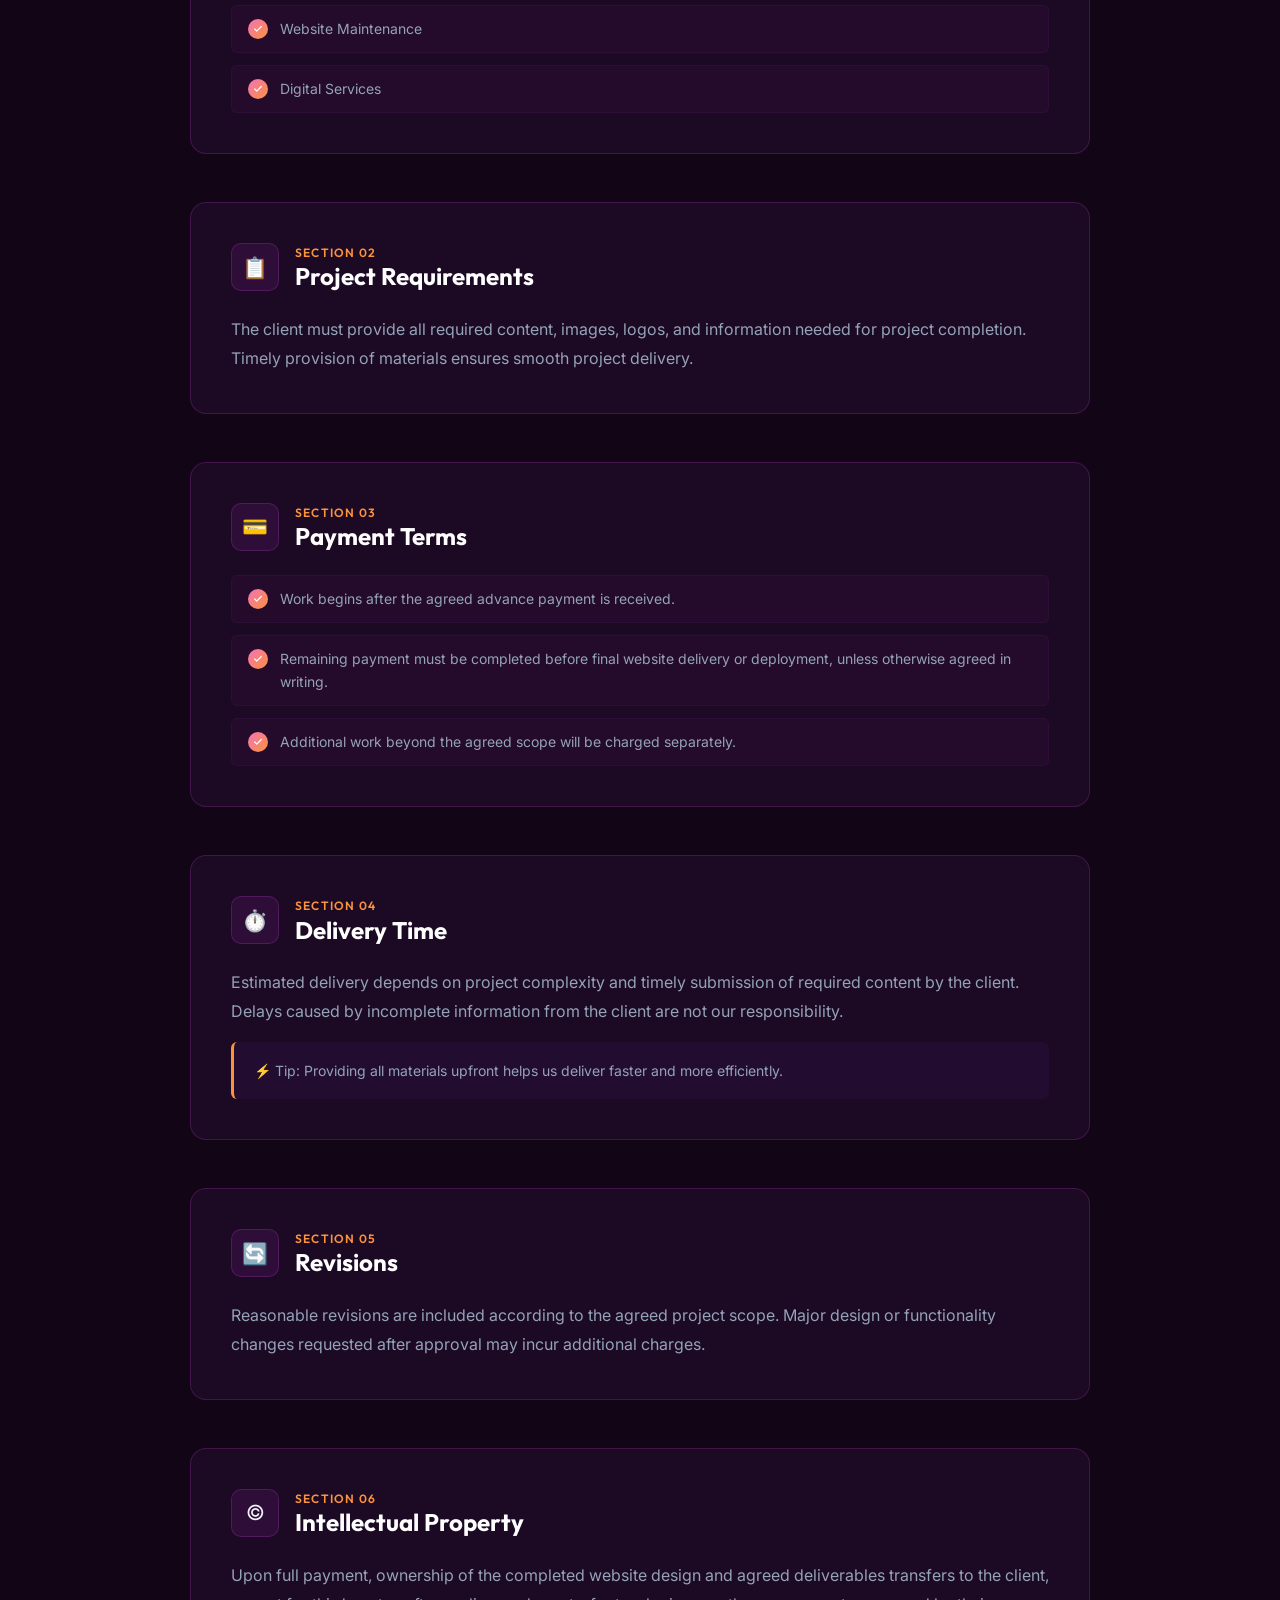
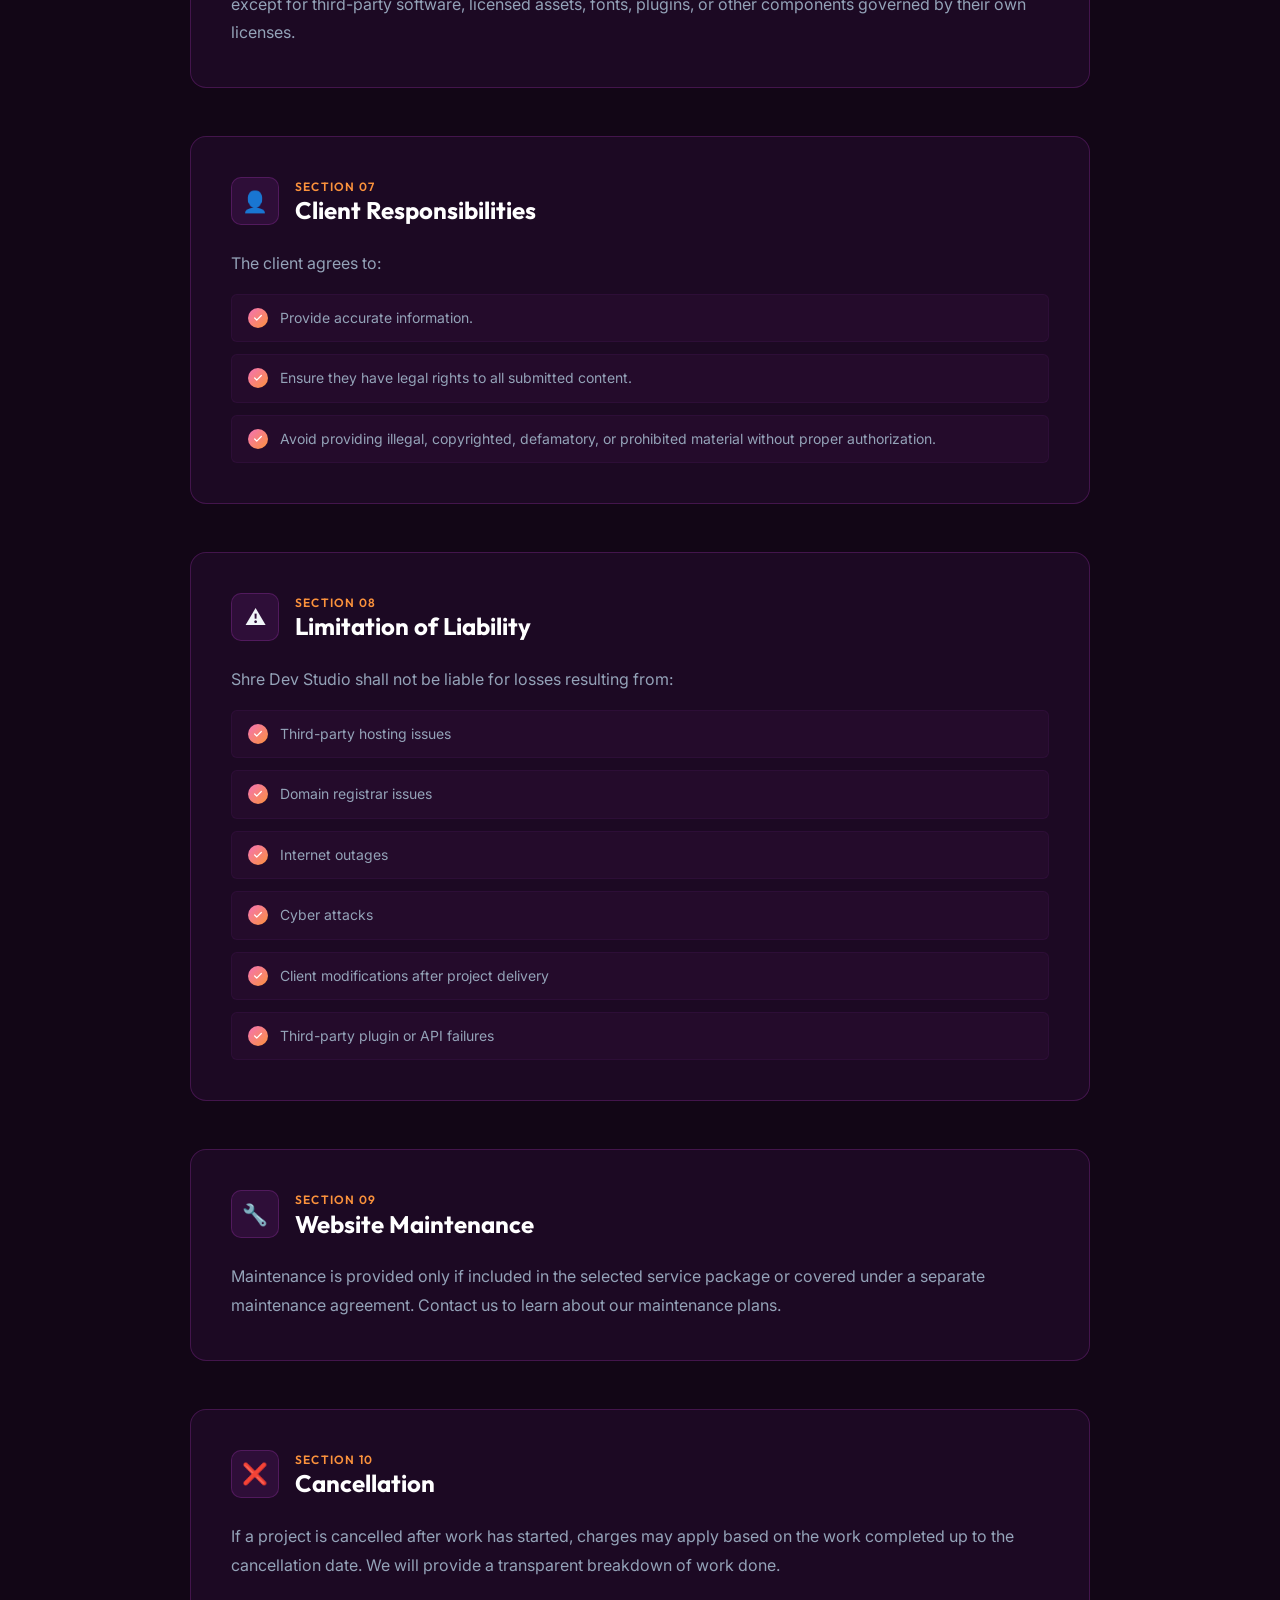
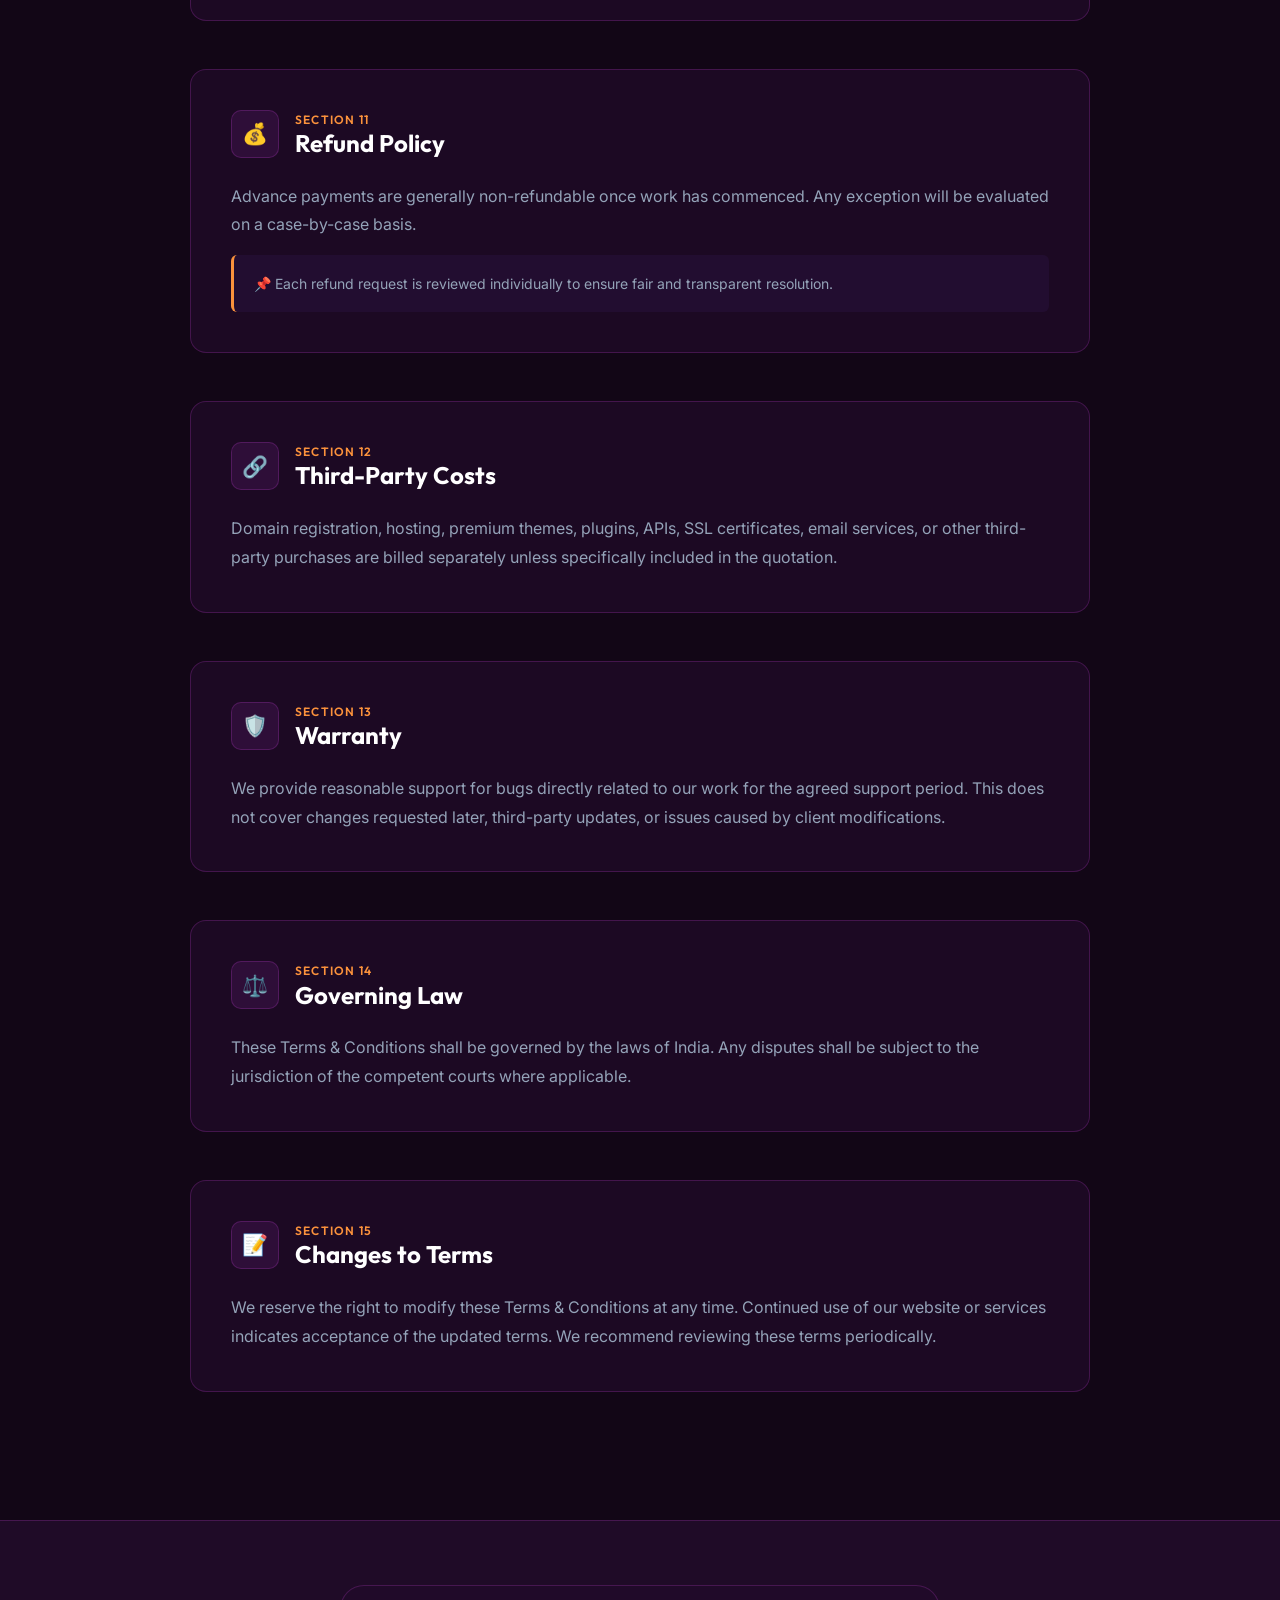
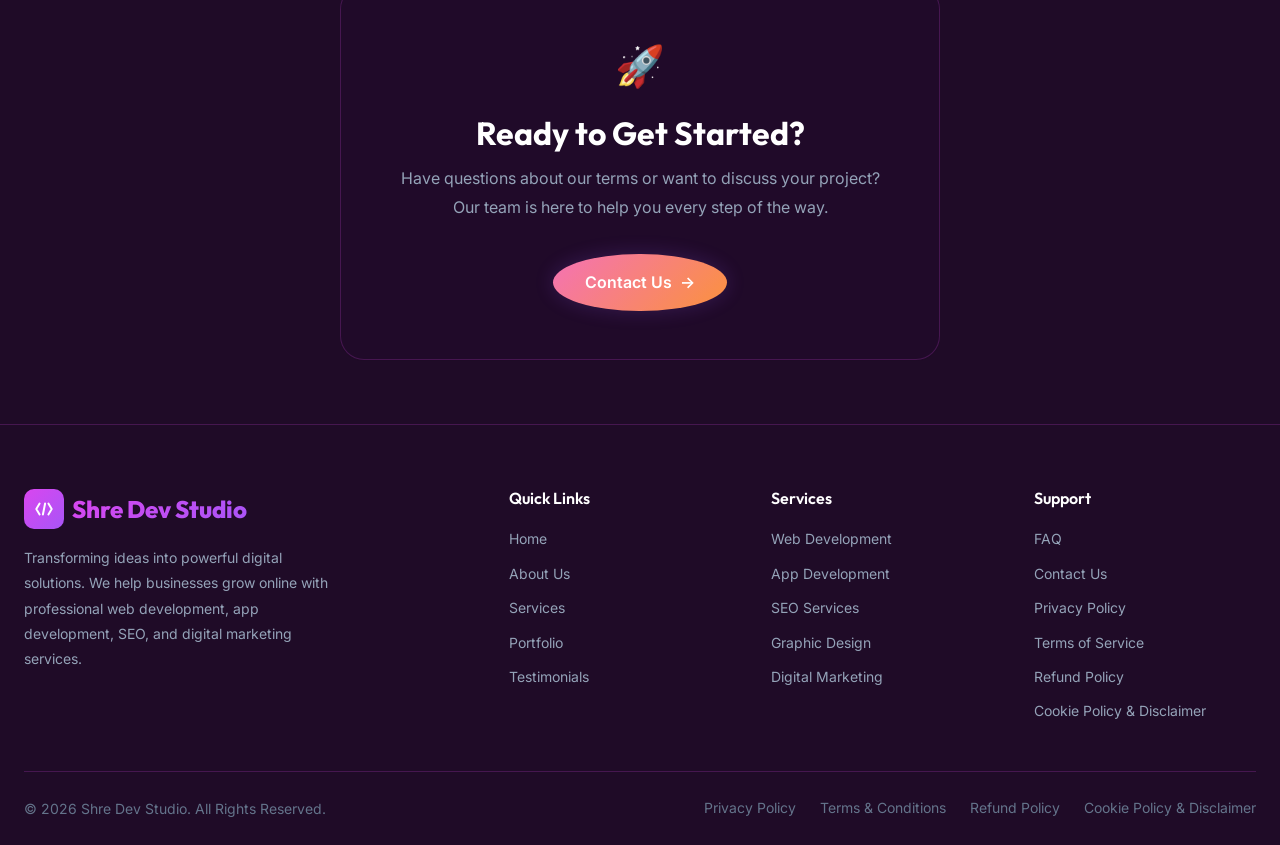
<file: terms-and-conditions.html>
<!DOCTYPE html>
<html lang="en" data-theme="dark">

<head>
  <meta charset="UTF-8">
  <meta name="viewport" content="width=device-width, initial-scale=1.0">
  <meta name="description"
    content="Terms & Conditions — Shre Dev Studio. Read our terms of service for website development, payments, delivery, and more.">
  <meta name="keywords" content="terms and conditions, terms of service, Shre Dev Studio">
  <meta name="author" content="Shre Dev Studio">
  <meta name="robots" content="index, follow">

  <link rel="canonical" href="https://shredevstudio.vercel.app/terms-and-conditions.html" />

  <title>Terms & Conditions — Shre Dev Studio</title>

  <!-- Preconnect to Google Fonts -->
  <link rel="preconnect" href="https://fonts.googleapis.com">
  <link rel="preconnect" href="https://fonts.gstatic.com" crossorigin>

  <!-- Stylesheets -->
  <link rel="stylesheet" href="css/style.css">
  <link rel="stylesheet" href="css/sections.css">
  <link rel="stylesheet" href="css/animations.css">

  <!-- Favicon -->
  <link rel="icon" type="image/svg+xml"
    href="data:image/svg+xml,<svg xmlns='http://www.w3.org/2000/svg' viewBox='0 0 100 100'><rect width='100' height='100' rx='20' fill='%236366f1'/><text x='50' y='68' font-family='Arial' font-size='55' font-weight='bold' text-anchor='middle' fill='white'>S</text></svg>">

  <style>
    /* ============================================
       Terms & Conditions Page — Styles
       ============================================ */

    :root {
      /* Theme overrides: Deep Plum, Lavender & Rose-Gold */
      --bg-primary: #120616;
      --bg-secondary: #1f0b27;
      --bg-card: rgba(35, 12, 44, 0.65);
      --bg-card-solid: #230c2c;
      --border-color: rgba(217, 70, 239, 0.2);
      --border-glow: rgba(217, 70, 239, 0.45);
      --color-primary: #d946ef;
      --color-primary-rgb: 217, 70, 239;
      --color-primary-light: #f472b6;
      --color-secondary: #fb923c;
      --color-accent: #a855f7;
      
      --gradient-primary: linear-gradient(135deg, #d946ef, #a855f7);
      --gradient-secondary: linear-gradient(135deg, #f472b6, #fb923c);
      --gradient-accent: linear-gradient(135deg, #d946ef, #fb923c);
      --gradient-hero: linear-gradient(135deg, #120616 0%, #300f3c 50%, #120616 100%);
      --gradient-glow: radial-gradient(ellipse at 50% 0%, rgba(217, 70, 239, 0.2) 0%, transparent 60%);
      --shadow-glow: 0 0 20px rgba(217, 70, 239, 0.15);
      --shadow-glow-lg: 0 0 40px rgba(217, 70, 239, 0.3);
    }

    .terms-hero {
      position: relative;
      padding: 160px 0 80px;
      text-align: center;
      overflow: hidden;
      background: var(--gradient-hero);
    }

    .terms-hero::before {
      content: '';
      position: absolute;
      top: 0;
      left: 0;
      right: 0;
      bottom: 0;
      background: var(--gradient-glow);
      pointer-events: none;
    }

    .terms-hero__icon {
      display: inline-flex;
      align-items: center;
      justify-content: center;
      width: 80px;
      height: 80px;
      border-radius: var(--radius-xl);
      background: var(--gradient-secondary);
      margin-bottom: var(--space-8);
      font-size: 2.5rem;
      box-shadow: 0 0 40px rgba(var(--color-primary-rgb), 0.3);
      animation: floatGently 3s ease-in-out infinite;
    }

    @keyframes floatGently {
      0%, 100% { transform: translateY(0); }
      50% { transform: translateY(-10px); }
    }

    .terms-hero__title {
      font-family: var(--font-heading);
      font-size: var(--fs-5xl);
      font-weight: var(--fw-bold);
      color: var(--text-heading);
      margin-bottom: var(--space-4);
      line-height: var(--lh-tight);
    }

    .terms-hero__title span {
      background: var(--gradient-secondary);
      -webkit-background-clip: text;
      -webkit-text-fill-color: transparent;
      background-clip: text;
    }

    .terms-hero__subtitle {
      font-family: var(--font-body);
      font-size: var(--fs-md);
      color: var(--text-secondary);
      max-width: 600px;
      margin: 0 auto;
      line-height: var(--lh-relaxed);
    }

    .terms-hero__date {
      display: inline-flex;
      align-items: center;
      gap: var(--space-2);
      margin-top: var(--space-6);
      padding: var(--space-2) var(--space-5);
      border-radius: var(--radius-full);
      background: var(--bg-card);
      border: 1px solid var(--border-color);
      color: var(--text-secondary);
      font-size: var(--fs-sm);
      font-family: var(--font-body);
      backdrop-filter: blur(10px);
    }

    .terms-hero__date svg {
      width: 14px;
      height: 14px;
      color: var(--color-secondary);
    }

    /* Content Area */
    .terms-content {
      padding: var(--space-20) var(--space-6);
      background: var(--bg-primary);
      position: relative;
    }

    .terms-content::before {
      content: '';
      position: absolute;
      top: 0;
      left: 50%;
      transform: translateX(-50%);
      width: 100%;
      height: 200px;
      background: radial-gradient(ellipse at 50% 0%, rgba(var(--color-primary-rgb), 0.08) 0%, transparent 70%);
      pointer-events: none;
    }

    .terms-container {
      max-width: var(--max-width-narrow);
      margin: 0 auto;
      position: relative;
      z-index: 1;
    }

    /* Table of Contents */
    .terms-toc {
      background: var(--bg-card);
      border: 1px solid var(--border-color);
      border-radius: var(--radius-lg);
      padding: var(--space-8);
      margin-bottom: var(--space-12);
      backdrop-filter: blur(10px);
      transition: border-color 0.3s ease, box-shadow 0.3s ease;
    }

    .terms-toc:hover {
      border-color: var(--border-glow);
      box-shadow: var(--shadow-glow);
    }

    .terms-toc__title {
      font-family: var(--font-heading);
      font-size: var(--fs-lg);
      font-weight: var(--fw-semibold);
      color: var(--text-heading);
      margin-bottom: var(--space-5);
      display: flex;
      align-items: center;
      gap: var(--space-3);
    }

    .terms-toc__title svg {
      color: var(--color-secondary);
    }

    .terms-toc__list {
      list-style: none;
      padding: 0;
      margin: 0;
      display: grid;
      grid-template-columns: repeat(auto-fill, minmax(260px, 1fr));
      gap: var(--space-2);
    }

    .terms-toc__item {
      display: block;
    }

    .terms-toc__link {
      display: flex;
      align-items: center;
      gap: var(--space-3);
      padding: var(--space-3) var(--space-4);
      border-radius: var(--radius-sm);
      color: var(--text-secondary);
      text-decoration: none;
      font-size: var(--fs-sm);
      font-family: var(--font-body);
      transition: all 0.25s ease;
    }

    .terms-toc__link:hover {
      background: rgba(var(--color-primary-rgb), 0.08);
      color: var(--color-secondary);
      transform: translateX(4px);
    }

    .terms-toc__number {
      display: inline-flex;
      align-items: center;
      justify-content: center;
      width: 26px;
      height: 26px;
      border-radius: var(--radius-sm);
      background: var(--gradient-secondary);
      color: #fff;
      font-size: var(--fs-xs);
      font-weight: var(--fw-semibold);
      flex-shrink: 0;
    }

    /* Terms Sections */
    .terms-section {
      margin-bottom: var(--space-12);
      opacity: 0;
      transform: translateY(30px);
      animation: fadeInUp 0.6s ease forwards;
    }

    .terms-section:nth-child(1)  { animation-delay: 0.05s; }
    .terms-section:nth-child(2)  { animation-delay: 0.1s; }
    .terms-section:nth-child(3)  { animation-delay: 0.15s; }
    .terms-section:nth-child(4)  { animation-delay: 0.2s; }
    .terms-section:nth-child(5)  { animation-delay: 0.25s; }
    .terms-section:nth-child(6)  { animation-delay: 0.3s; }
    .terms-section:nth-child(7)  { animation-delay: 0.35s; }
    .terms-section:nth-child(8)  { animation-delay: 0.4s; }
    .terms-section:nth-child(9)  { animation-delay: 0.45s; }
    .terms-section:nth-child(10) { animation-delay: 0.5s; }
    .terms-section:nth-child(11) { animation-delay: 0.55s; }
    .terms-section:nth-child(12) { animation-delay: 0.6s; }
    .terms-section:nth-child(13) { animation-delay: 0.65s; }
    .terms-section:nth-child(14) { animation-delay: 0.7s; }
    .terms-section:nth-child(15) { animation-delay: 0.75s; }

    @keyframes fadeInUp {
      to {
        opacity: 1;
        transform: translateY(0);
      }
    }

    .terms-section__card {
      background: var(--bg-card);
      border: 1px solid var(--border-color);
      border-radius: var(--radius-lg);
      padding: var(--space-10);
      backdrop-filter: blur(10px);
      transition: all 0.35s ease;
      position: relative;
      overflow: hidden;
    }

    .terms-section__card::before {
      content: '';
      position: absolute;
      top: 0;
      left: 0;
      right: 0;
      height: 3px;
      background: var(--gradient-secondary);
      opacity: 0;
      transition: opacity 0.35s ease;
    }

    .terms-section__card:hover {
      border-color: var(--border-glow);
      box-shadow: 0 0 20px rgba(var(--color-primary-rgb), 0.15);
      transform: translateY(-2px);
    }

    .terms-section__card:hover::before {
      opacity: 1;
    }

    .terms-section__header {
      display: flex;
      align-items: center;
      gap: var(--space-4);
      margin-bottom: var(--space-6);
    }

    .terms-section__icon {
      display: flex;
      align-items: center;
      justify-content: center;
      width: 48px;
      height: 48px;
      border-radius: var(--radius-md);
      background: rgba(var(--color-primary-rgb), 0.1);
      border: 1px solid var(--border-color);
      font-size: 1.3rem;
      flex-shrink: 0;
      transition: all 0.35s ease;
    }

    .terms-section__card:hover .terms-section__icon {
      background: var(--gradient-secondary);
      border-color: transparent;
      box-shadow: 0 0 20px rgba(var(--color-primary-rgb), 0.3);
    }

    .terms-section__number {
      font-family: var(--font-heading);
      font-size: var(--fs-xs);
      font-weight: var(--fw-semibold);
      color: var(--color-secondary);
      text-transform: uppercase;
      letter-spacing: 0.1em;
    }

    .terms-section__title {
      font-family: var(--font-heading);
      font-size: var(--fs-xl);
      font-weight: var(--fw-bold);
      color: var(--text-heading);
      line-height: var(--lh-tight);
    }

    .terms-section__text {
      font-family: var(--font-body);
      font-size: var(--fs-base);
      color: var(--text-secondary);
      line-height: var(--lh-relaxed);
      margin-bottom: var(--space-4);
    }

    .terms-section__text:last-child {
      margin-bottom: 0;
    }

    .terms-section__list {
      list-style: none;
      padding: 0;
      margin: var(--space-4) 0 0 0;
      display: grid;
      gap: var(--space-3);
    }

    .terms-section__list-item {
      display: flex;
      align-items: flex-start;
      gap: var(--space-3);
      padding: var(--space-3) var(--space-4);
      border-radius: var(--radius-sm);
      background: rgba(var(--color-primary-rgb), 0.04);
      border: 1px solid rgba(var(--color-primary-rgb), 0.06);
      color: var(--text-secondary);
      font-family: var(--font-body);
      font-size: var(--fs-sm);
      line-height: var(--lh-normal);
      transition: all 0.25s ease;
    }

    .terms-section__list-item:hover {
      background: rgba(var(--color-primary-rgb), 0.08);
      border-color: rgba(var(--color-primary-rgb), 0.15);
      transform: translateX(4px);
    }

    .terms-section__list-icon {
      flex-shrink: 0;
      width: 20px;
      height: 20px;
      border-radius: 50%;
      background: var(--gradient-secondary);
      display: flex;
      align-items: center;
      justify-content: center;
      margin-top: 1px;
    }

    .terms-section__list-icon svg {
      width: 10px;
      height: 10px;
      color: #fff;
    }

    /* Back Button */
    .terms-back {
      display: inline-flex;
      align-items: center;
      gap: var(--space-2);
      padding: var(--space-3) var(--space-5);
      border-radius: var(--radius-full);
      background: var(--bg-card);
      border: 1px solid var(--border-color);
      color: var(--text-secondary);
      text-decoration: none;
      font-family: var(--font-body);
      font-size: var(--fs-sm);
      transition: all 0.3s ease;
      position: fixed;
      top: 100px;
      left: var(--space-6);
      z-index: 50;
      backdrop-filter: blur(10px);
    }

    .terms-back:hover {
      background: var(--gradient-secondary);
      color: #fff;
      border-color: transparent;
      box-shadow: 0 0 20px rgba(var(--color-primary-rgb), 0.3);
      transform: translateX(-2px);
    }

    .terms-back svg {
      width: 16px;
      height: 16px;
      transition: transform 0.3s ease;
    }

    .terms-back:hover svg {
      transform: translateX(-3px);
    }

    /* CTA at bottom */
    .terms-cta {
      text-align: center;
      padding: var(--space-16) var(--space-6);
      background: var(--bg-secondary);
      border-top: 1px solid var(--border-color);
    }

    .terms-cta__card {
      max-width: 600px;
      margin: 0 auto;
      padding: var(--space-12);
      border-radius: var(--radius-xl);
      background: var(--bg-card);
      border: 1px solid var(--border-color);
      backdrop-filter: blur(10px);
    }

    .terms-cta__icon {
      font-size: 2.5rem;
      margin-bottom: var(--space-4);
    }

    .terms-cta__title {
      font-family: var(--font-heading);
      font-size: var(--fs-2xl);
      font-weight: var(--fw-bold);
      color: var(--text-heading);
      margin-bottom: var(--space-3);
    }

    .terms-cta__text {
      font-family: var(--font-body);
      font-size: var(--fs-base);
      color: var(--text-secondary);
      line-height: var(--lh-relaxed);
      margin-bottom: var(--space-8);
    }

    .terms-cta__btn {
      display: inline-flex;
      align-items: center;
      gap: var(--space-2);
      padding: var(--space-4) var(--space-8);
      border-radius: var(--radius-full);
      background: var(--gradient-secondary);
      color: #fff;
      text-decoration: none;
      font-family: var(--font-body);
      font-weight: var(--fw-semibold);
      font-size: var(--fs-base);
      transition: all 0.3s ease;
      box-shadow: 0 0 20px rgba(139, 92, 246, 0.2);
    }

    .terms-cta__btn:hover {
      transform: translateY(-2px);
      box-shadow: 0 0 40px rgba(139, 92, 246, 0.3);
    }

    /* Highlight box for important notes */
    .terms-section__highlight {
      padding: var(--space-4) var(--space-5);
      border-radius: var(--radius-sm);
      background: rgba(139, 92, 246, 0.06);
      border-left: 3px solid var(--color-secondary);
      color: var(--text-secondary);
      font-family: var(--font-body);
      font-size: var(--fs-sm);
      line-height: var(--lh-relaxed);
      margin-top: var(--space-4);
    }

    /* Responsive */
    @media (max-width: 768px) {
      .terms-hero {
        padding: 130px 0 60px;
      }

      .terms-hero__title {
        font-size: var(--fs-3xl);
      }

      .terms-hero__icon {
        width: 64px;
        height: 64px;
        font-size: 2rem;
      }

      .terms-section__card {
        padding: var(--space-6);
      }

      .terms-toc__list {
        grid-template-columns: 1fr;
      }

      .terms-back {
        position: static;
        margin-bottom: var(--space-6);
      }

      .terms-content {
        padding: var(--space-12) var(--space-4);
      }
    }

    @media (max-width: 480px) {
      .terms-hero__title {
        font-size: var(--fs-2xl);
      }

      .terms-section__header {
        flex-direction: column;
        align-items: flex-start;
        gap: var(--space-3);
      }
    }
  </style>
</head>

<body>

  <!-- ============================================
       Navigation
       ============================================ -->
  <nav class="navbar navbar--transparent" id="navbar" role="navigation" aria-label="Main navigation">
    <div class="navbar__container">
      <a href="index.html" class="navbar__logo" aria-label="Shre Dev Studio Home">
        <div class="navbar__logo-icon">
          <svg xmlns="http://www.w3.org/2000/svg" viewBox="0 0 100 100" fill="none" stroke="currentColor"
            stroke-width="9" stroke-linecap="round" stroke-linejoin="round" style="width: 22px; height: 22px;">
            <path d="M30 25 L15 50 L30 75 M70 25 L85 50 L70 75 M45 75 L55 25" />
          </svg>
        </div>
        <span>Shre Dev Studio</span>
      </a>

      <div class="navbar__menu" id="navbar-menu" role="menubar">
        <a href="index.html#home" class="navbar__link" role="menuitem">Home</a>
        <a href="index.html#about" class="navbar__link" role="menuitem">About</a>
        <a href="index.html#services" class="navbar__link" role="menuitem">Services</a>
        <a href="index.html#portfolio" class="navbar__link" role="menuitem">Portfolio</a>
        <a href="index.html#testimonials" class="navbar__link" role="menuitem">Testimonials</a>
        <a href="index.html#contact" class="navbar__link" role="menuitem">Contact</a>
      </div>

      <div class="navbar__actions">
        <button class="theme-toggle" id="theme-toggle" aria-label="Toggle dark mode">🌙</button>
        <a href="index.html#contact" class="btn btn--primary btn--nav-cta">Get Started <span class="btn-arrow">→</span></a>
        <button class="hamburger" id="hamburger" aria-label="Open menu" aria-expanded="false">
          <span class="hamburger__line"></span>
          <span class="hamburger__line"></span>
          <span class="hamburger__line"></span>
        </button>
      </div>
    </div>
  </nav>

  <!-- Mobile Overlay -->
  <div class="mobile-overlay" id="mobile-overlay"></div>

  <main>

    <!-- ============================================
         Terms & Conditions — Hero Section
         ============================================ -->
    <section class="terms-hero">
      <div class="container">
        <div class="terms-hero__icon">📜</div>
        <h1 class="terms-hero__title">
          Terms & <span>Conditions</span>
        </h1>
        <p class="terms-hero__subtitle">
          By using our website or purchasing our services, you agree to the following terms and conditions. Please read them carefully.
        </p>
        <div class="terms-hero__date">
          <svg xmlns="http://www.w3.org/2000/svg" viewBox="0 0 24 24" fill="none" stroke="currentColor" stroke-width="2" stroke-linecap="round" stroke-linejoin="round">
            <rect x="3" y="4" width="18" height="18" rx="2" ry="2"></rect>
            <line x1="16" y1="2" x2="16" y2="6"></line>
            <line x1="8" y1="2" x2="8" y2="6"></line>
            <line x1="3" y1="10" x2="21" y2="10"></line>
          </svg>
          Last Updated: 13 July 2026
        </div>
      </div>
    </section>

    <!-- ============================================
         Terms & Conditions — Content
         ============================================ -->
    <section class="terms-content">
      <div class="terms-container">

        <!-- Back to Home -->
        <a href="index.html" class="terms-back" id="terms-back-btn">
          <svg xmlns="http://www.w3.org/2000/svg" viewBox="0 0 24 24" fill="none" stroke="currentColor" stroke-width="2" stroke-linecap="round" stroke-linejoin="round">
            <line x1="19" y1="12" x2="5" y2="12"></line>
            <polyline points="12 19 5 12 12 5"></polyline>
          </svg>
          Back to Home
        </a>

        <!-- Table of Contents -->
        <div class="terms-toc">
          <h2 class="terms-toc__title">
            <svg xmlns="http://www.w3.org/2000/svg" width="20" height="20" viewBox="0 0 24 24" fill="none" stroke="currentColor" stroke-width="2" stroke-linecap="round" stroke-linejoin="round">
              <line x1="8" y1="6" x2="21" y2="6"></line>
              <line x1="8" y1="12" x2="21" y2="12"></line>
              <line x1="8" y1="18" x2="21" y2="18"></line>
              <line x1="3" y1="6" x2="3.01" y2="6"></line>
              <line x1="3" y1="12" x2="3.01" y2="12"></line>
              <line x1="3" y1="18" x2="3.01" y2="18"></line>
            </svg>
            Table of Contents
          </h2>
          <ul class="terms-toc__list">
            <li class="terms-toc__item"><a href="#t-services" class="terms-toc__link"><span class="terms-toc__number">1</span>Services</a></li>
            <li class="terms-toc__item"><a href="#t-project-req" class="terms-toc__link"><span class="terms-toc__number">2</span>Project Requirements</a></li>
            <li class="terms-toc__item"><a href="#t-payment" class="terms-toc__link"><span class="terms-toc__number">3</span>Payment Terms</a></li>
            <li class="terms-toc__item"><a href="#t-delivery" class="terms-toc__link"><span class="terms-toc__number">4</span>Delivery Time</a></li>
            <li class="terms-toc__item"><a href="#t-revisions" class="terms-toc__link"><span class="terms-toc__number">5</span>Revisions</a></li>
            <li class="terms-toc__item"><a href="#t-ip" class="terms-toc__link"><span class="terms-toc__number">6</span>Intellectual Property</a></li>
            <li class="terms-toc__item"><a href="#t-client-resp" class="terms-toc__link"><span class="terms-toc__number">7</span>Client Responsibilities</a></li>
            <li class="terms-toc__item"><a href="#t-liability" class="terms-toc__link"><span class="terms-toc__number">8</span>Limitation of Liability</a></li>
            <li class="terms-toc__item"><a href="#t-maintenance" class="terms-toc__link"><span class="terms-toc__number">9</span>Website Maintenance</a></li>
            <li class="terms-toc__item"><a href="#t-cancellation" class="terms-toc__link"><span class="terms-toc__number">10</span>Cancellation</a></li>
            <li class="terms-toc__item"><a href="#t-refund" class="terms-toc__link"><span class="terms-toc__number">11</span>Refund Policy</a></li>
            <li class="terms-toc__item"><a href="#t-thirdparty" class="terms-toc__link"><span class="terms-toc__number">12</span>Third-Party Costs</a></li>
            <li class="terms-toc__item"><a href="#t-warranty" class="terms-toc__link"><span class="terms-toc__number">13</span>Warranty</a></li>
            <li class="terms-toc__item"><a href="#t-law" class="terms-toc__link"><span class="terms-toc__number">14</span>Governing Law</a></li>
            <li class="terms-toc__item"><a href="#t-changes" class="terms-toc__link"><span class="terms-toc__number">15</span>Changes to Terms</a></li>
          </ul>
        </div>

        <!-- Section 1 — Services -->
        <div class="terms-section" id="t-services">
          <div class="terms-section__card">
            <div class="terms-section__header">
              <div class="terms-section__icon">🌐</div>
              <div>
                <div class="terms-section__number">Section 01</div>
                <h2 class="terms-section__title">Services</h2>
              </div>
            </div>
            <p class="terms-section__text">
              We provide services including but not limited to:
            </p>
            <ul class="terms-section__list">
              <li class="terms-section__list-item">
                <span class="terms-section__list-icon"><svg viewBox="0 0 24 24" fill="none" stroke="currentColor" stroke-width="3" stroke-linecap="round" stroke-linejoin="round"><polyline points="20 6 9 17 4 12"></polyline></svg></span>
                Website Development
              </li>
              <li class="terms-section__list-item">
                <span class="terms-section__list-icon"><svg viewBox="0 0 24 24" fill="none" stroke="currentColor" stroke-width="3" stroke-linecap="round" stroke-linejoin="round"><polyline points="20 6 9 17 4 12"></polyline></svg></span>
                Website Design
              </li>
              <li class="terms-section__list-item">
                <span class="terms-section__list-icon"><svg viewBox="0 0 24 24" fill="none" stroke="currentColor" stroke-width="3" stroke-linecap="round" stroke-linejoin="round"><polyline points="20 6 9 17 4 12"></polyline></svg></span>
                Landing Pages
              </li>
              <li class="terms-section__list-item">
                <span class="terms-section__list-icon"><svg viewBox="0 0 24 24" fill="none" stroke="currentColor" stroke-width="3" stroke-linecap="round" stroke-linejoin="round"><polyline points="20 6 9 17 4 12"></polyline></svg></span>
                Portfolio Websites
              </li>
              <li class="terms-section__list-item">
                <span class="terms-section__list-icon"><svg viewBox="0 0 24 24" fill="none" stroke="currentColor" stroke-width="3" stroke-linecap="round" stroke-linejoin="round"><polyline points="20 6 9 17 4 12"></polyline></svg></span>
                Business Websites
              </li>
              <li class="terms-section__list-item">
                <span class="terms-section__list-icon"><svg viewBox="0 0 24 24" fill="none" stroke="currentColor" stroke-width="3" stroke-linecap="round" stroke-linejoin="round"><polyline points="20 6 9 17 4 12"></polyline></svg></span>
                E-commerce Websites
              </li>
              <li class="terms-section__list-item">
                <span class="terms-section__list-icon"><svg viewBox="0 0 24 24" fill="none" stroke="currentColor" stroke-width="3" stroke-linecap="round" stroke-linejoin="round"><polyline points="20 6 9 17 4 12"></polyline></svg></span>
                Website Maintenance
              </li>
              <li class="terms-section__list-item">
                <span class="terms-section__list-icon"><svg viewBox="0 0 24 24" fill="none" stroke="currentColor" stroke-width="3" stroke-linecap="round" stroke-linejoin="round"><polyline points="20 6 9 17 4 12"></polyline></svg></span>
                Digital Services
              </li>
            </ul>
          </div>
        </div>

        <!-- Section 2 — Project Requirements -->
        <div class="terms-section" id="t-project-req">
          <div class="terms-section__card">
            <div class="terms-section__header">
              <div class="terms-section__icon">📋</div>
              <div>
                <div class="terms-section__number">Section 02</div>
                <h2 class="terms-section__title">Project Requirements</h2>
              </div>
            </div>
            <p class="terms-section__text">
              The client must provide all required content, images, logos, and information needed for project completion. Timely provision of materials ensures smooth project delivery.
            </p>
          </div>
        </div>

        <!-- Section 3 — Payment Terms -->
        <div class="terms-section" id="t-payment">
          <div class="terms-section__card">
            <div class="terms-section__header">
              <div class="terms-section__icon">💳</div>
              <div>
                <div class="terms-section__number">Section 03</div>
                <h2 class="terms-section__title">Payment Terms</h2>
              </div>
            </div>
            <ul class="terms-section__list">
              <li class="terms-section__list-item">
                <span class="terms-section__list-icon"><svg viewBox="0 0 24 24" fill="none" stroke="currentColor" stroke-width="3" stroke-linecap="round" stroke-linejoin="round"><polyline points="20 6 9 17 4 12"></polyline></svg></span>
                Work begins after the agreed advance payment is received.
              </li>
              <li class="terms-section__list-item">
                <span class="terms-section__list-icon"><svg viewBox="0 0 24 24" fill="none" stroke="currentColor" stroke-width="3" stroke-linecap="round" stroke-linejoin="round"><polyline points="20 6 9 17 4 12"></polyline></svg></span>
                Remaining payment must be completed before final website delivery or deployment, unless otherwise agreed in writing.
              </li>
              <li class="terms-section__list-item">
                <span class="terms-section__list-icon"><svg viewBox="0 0 24 24" fill="none" stroke="currentColor" stroke-width="3" stroke-linecap="round" stroke-linejoin="round"><polyline points="20 6 9 17 4 12"></polyline></svg></span>
                Additional work beyond the agreed scope will be charged separately.
              </li>
            </ul>
          </div>
        </div>

        <!-- Section 4 — Delivery Time -->
        <div class="terms-section" id="t-delivery">
          <div class="terms-section__card">
            <div class="terms-section__header">
              <div class="terms-section__icon">⏱️</div>
              <div>
                <div class="terms-section__number">Section 04</div>
                <h2 class="terms-section__title">Delivery Time</h2>
              </div>
            </div>
            <p class="terms-section__text">
              Estimated delivery depends on project complexity and timely submission of required content by the client. Delays caused by incomplete information from the client are not our responsibility.
            </p>
            <div class="terms-section__highlight">
              ⚡ Tip: Providing all materials upfront helps us deliver faster and more efficiently.
            </div>
          </div>
        </div>

        <!-- Section 5 — Revisions -->
        <div class="terms-section" id="t-revisions">
          <div class="terms-section__card">
            <div class="terms-section__header">
              <div class="terms-section__icon">🔄</div>
              <div>
                <div class="terms-section__number">Section 05</div>
                <h2 class="terms-section__title">Revisions</h2>
              </div>
            </div>
            <p class="terms-section__text">
              Reasonable revisions are included according to the agreed project scope. Major design or functionality changes requested after approval may incur additional charges.
            </p>
          </div>
        </div>

        <!-- Section 6 — Intellectual Property -->
        <div class="terms-section" id="t-ip">
          <div class="terms-section__card">
            <div class="terms-section__header">
              <div class="terms-section__icon">©️</div>
              <div>
                <div class="terms-section__number">Section 06</div>
                <h2 class="terms-section__title">Intellectual Property</h2>
              </div>
            </div>
            <p class="terms-section__text">
              Upon full payment, ownership of the completed website design and agreed deliverables transfers to the client, except for third-party software, licensed assets, fonts, plugins, or other components governed by their own licenses.
            </p>
          </div>
        </div>

        <!-- Section 7 — Client Responsibilities -->
        <div class="terms-section" id="t-client-resp">
          <div class="terms-section__card">
            <div class="terms-section__header">
              <div class="terms-section__icon">👤</div>
              <div>
                <div class="terms-section__number">Section 07</div>
                <h2 class="terms-section__title">Client Responsibilities</h2>
              </div>
            </div>
            <p class="terms-section__text">
              The client agrees to:
            </p>
            <ul class="terms-section__list">
              <li class="terms-section__list-item">
                <span class="terms-section__list-icon"><svg viewBox="0 0 24 24" fill="none" stroke="currentColor" stroke-width="3" stroke-linecap="round" stroke-linejoin="round"><polyline points="20 6 9 17 4 12"></polyline></svg></span>
                Provide accurate information.
              </li>
              <li class="terms-section__list-item">
                <span class="terms-section__list-icon"><svg viewBox="0 0 24 24" fill="none" stroke="currentColor" stroke-width="3" stroke-linecap="round" stroke-linejoin="round"><polyline points="20 6 9 17 4 12"></polyline></svg></span>
                Ensure they have legal rights to all submitted content.
              </li>
              <li class="terms-section__list-item">
                <span class="terms-section__list-icon"><svg viewBox="0 0 24 24" fill="none" stroke="currentColor" stroke-width="3" stroke-linecap="round" stroke-linejoin="round"><polyline points="20 6 9 17 4 12"></polyline></svg></span>
                Avoid providing illegal, copyrighted, defamatory, or prohibited material without proper authorization.
              </li>
            </ul>
          </div>
        </div>

        <!-- Section 8 — Limitation of Liability -->
        <div class="terms-section" id="t-liability">
          <div class="terms-section__card">
            <div class="terms-section__header">
              <div class="terms-section__icon">⚠️</div>
              <div>
                <div class="terms-section__number">Section 08</div>
                <h2 class="terms-section__title">Limitation of Liability</h2>
              </div>
            </div>
            <p class="terms-section__text">
              Shre Dev Studio shall not be liable for losses resulting from:
            </p>
            <ul class="terms-section__list">
              <li class="terms-section__list-item">
                <span class="terms-section__list-icon"><svg viewBox="0 0 24 24" fill="none" stroke="currentColor" stroke-width="3" stroke-linecap="round" stroke-linejoin="round"><polyline points="20 6 9 17 4 12"></polyline></svg></span>
                Third-party hosting issues
              </li>
              <li class="terms-section__list-item">
                <span class="terms-section__list-icon"><svg viewBox="0 0 24 24" fill="none" stroke="currentColor" stroke-width="3" stroke-linecap="round" stroke-linejoin="round"><polyline points="20 6 9 17 4 12"></polyline></svg></span>
                Domain registrar issues
              </li>
              <li class="terms-section__list-item">
                <span class="terms-section__list-icon"><svg viewBox="0 0 24 24" fill="none" stroke="currentColor" stroke-width="3" stroke-linecap="round" stroke-linejoin="round"><polyline points="20 6 9 17 4 12"></polyline></svg></span>
                Internet outages
              </li>
              <li class="terms-section__list-item">
                <span class="terms-section__list-icon"><svg viewBox="0 0 24 24" fill="none" stroke="currentColor" stroke-width="3" stroke-linecap="round" stroke-linejoin="round"><polyline points="20 6 9 17 4 12"></polyline></svg></span>
                Cyber attacks
              </li>
              <li class="terms-section__list-item">
                <span class="terms-section__list-icon"><svg viewBox="0 0 24 24" fill="none" stroke="currentColor" stroke-width="3" stroke-linecap="round" stroke-linejoin="round"><polyline points="20 6 9 17 4 12"></polyline></svg></span>
                Client modifications after project delivery
              </li>
              <li class="terms-section__list-item">
                <span class="terms-section__list-icon"><svg viewBox="0 0 24 24" fill="none" stroke="currentColor" stroke-width="3" stroke-linecap="round" stroke-linejoin="round"><polyline points="20 6 9 17 4 12"></polyline></svg></span>
                Third-party plugin or API failures
              </li>
            </ul>
          </div>
        </div>

        <!-- Section 9 — Website Maintenance -->
        <div class="terms-section" id="t-maintenance">
          <div class="terms-section__card">
            <div class="terms-section__header">
              <div class="terms-section__icon">🔧</div>
              <div>
                <div class="terms-section__number">Section 09</div>
                <h2 class="terms-section__title">Website Maintenance</h2>
              </div>
            </div>
            <p class="terms-section__text">
              Maintenance is provided only if included in the selected service package or covered under a separate maintenance agreement. Contact us to learn about our maintenance plans.
            </p>
          </div>
        </div>

        <!-- Section 10 — Cancellation -->
        <div class="terms-section" id="t-cancellation">
          <div class="terms-section__card">
            <div class="terms-section__header">
              <div class="terms-section__icon">❌</div>
              <div>
                <div class="terms-section__number">Section 10</div>
                <h2 class="terms-section__title">Cancellation</h2>
              </div>
            </div>
            <p class="terms-section__text">
              If a project is cancelled after work has started, charges may apply based on the work completed up to the cancellation date. We will provide a transparent breakdown of work done.
            </p>
          </div>
        </div>

        <!-- Section 11 — Refund Policy -->
        <div class="terms-section" id="t-refund">
          <div class="terms-section__card">
            <div class="terms-section__header">
              <div class="terms-section__icon">💰</div>
              <div>
                <div class="terms-section__number">Section 11</div>
                <h2 class="terms-section__title">Refund Policy</h2>
              </div>
            </div>
            <p class="terms-section__text">
              Advance payments are generally non-refundable once work has commenced. Any exception will be evaluated on a case-by-case basis.
            </p>
            <div class="terms-section__highlight">
              📌 Each refund request is reviewed individually to ensure fair and transparent resolution.
            </div>
          </div>
        </div>

        <!-- Section 12 — Third-Party Costs -->
        <div class="terms-section" id="t-thirdparty">
          <div class="terms-section__card">
            <div class="terms-section__header">
              <div class="terms-section__icon">🔗</div>
              <div>
                <div class="terms-section__number">Section 12</div>
                <h2 class="terms-section__title">Third-Party Costs</h2>
              </div>
            </div>
            <p class="terms-section__text">
              Domain registration, hosting, premium themes, plugins, APIs, SSL certificates, email services, or other third-party purchases are billed separately unless specifically included in the quotation.
            </p>
          </div>
        </div>

        <!-- Section 13 — Warranty -->
        <div class="terms-section" id="t-warranty">
          <div class="terms-section__card">
            <div class="terms-section__header">
              <div class="terms-section__icon">🛡️</div>
              <div>
                <div class="terms-section__number">Section 13</div>
                <h2 class="terms-section__title">Warranty</h2>
              </div>
            </div>
            <p class="terms-section__text">
              We provide reasonable support for bugs directly related to our work for the agreed support period. This does not cover changes requested later, third-party updates, or issues caused by client modifications.
            </p>
          </div>
        </div>

        <!-- Section 14 — Governing Law -->
        <div class="terms-section" id="t-law">
          <div class="terms-section__card">
            <div class="terms-section__header">
              <div class="terms-section__icon">⚖️</div>
              <div>
                <div class="terms-section__number">Section 14</div>
                <h2 class="terms-section__title">Governing Law</h2>
              </div>
            </div>
            <p class="terms-section__text">
              These Terms & Conditions shall be governed by the laws of India. Any disputes shall be subject to the jurisdiction of the competent courts where applicable.
            </p>
          </div>
        </div>

        <!-- Section 15 — Changes to Terms -->
        <div class="terms-section" id="t-changes">
          <div class="terms-section__card">
            <div class="terms-section__header">
              <div class="terms-section__icon">📝</div>
              <div>
                <div class="terms-section__number">Section 15</div>
                <h2 class="terms-section__title">Changes to Terms</h2>
              </div>
            </div>
            <p class="terms-section__text">
              We reserve the right to modify these Terms & Conditions at any time. Continued use of our website or services indicates acceptance of the updated terms. We recommend reviewing these terms periodically.
            </p>
          </div>
        </div>

      </div>
    </section>

    <!-- ============================================
         CTA Section
         ============================================ -->
    <section class="terms-cta">
      <div class="terms-cta__card">
        <div class="terms-cta__icon">🚀</div>
        <h2 class="terms-cta__title">Ready to Get Started?</h2>
        <p class="terms-cta__text">
          Have questions about our terms or want to discuss your project? Our team is here to help you every step of the way.
        </p>
        <a href="index.html#contact" class="terms-cta__btn">
          Contact Us
          <span class="btn-arrow">→</span>
        </a>
      </div>
    </section>

  </main>

  <!-- ============================================
       Footer
       ============================================ -->
  <footer class="footer" id="footer">
    <div class="container">
      <div class="footer__grid">
        <div class="footer__brand">
          <a href="index.html" class="navbar__logo">
            <div class="navbar__logo-icon">
              <svg xmlns="http://www.w3.org/2000/svg" viewBox="0 0 100 100" fill="none" stroke="currentColor"
                stroke-width="9" stroke-linecap="round" stroke-linejoin="round" style="width: 22px; height: 22px;">
                <path d="M30 25 L15 50 L30 75 M70 25 L85 50 L70 75 M45 75 L55 25" />
              </svg>
            </div>
            <span>Shre Dev Studio</span>
          </a>
          <p>Transforming ideas into powerful digital solutions. We help businesses grow online with professional web
            development, app development, SEO, and digital marketing services.</p>
        </div>

        <div class="footer__column">
          <h4 class="footer__title">Quick Links</h4>
          <div class="footer__links">
            <a href="index.html#home" class="footer__link">Home</a>
            <a href="index.html#about" class="footer__link">About Us</a>
            <a href="index.html#services" class="footer__link">Services</a>
            <a href="index.html#portfolio" class="footer__link">Portfolio</a>
            <a href="index.html#testimonials" class="footer__link">Testimonials</a>
          </div>
        </div>

        <div class="footer__column">
          <h4 class="footer__title">Services</h4>
          <div class="footer__links">
            <a href="index.html#services" class="footer__link">Web Development</a>
            <a href="index.html#services" class="footer__link">App Development</a>
            <a href="index.html#services" class="footer__link">SEO Services</a>
            <a href="index.html#services" class="footer__link">Graphic Design</a>
            <a href="index.html#services" class="footer__link">Digital Marketing</a>
          </div>
        </div>

        <div class="footer__column">
          <h4 class="footer__title">Support</h4>
          <div class="footer__links">
            <a href="index.html#faq" class="footer__link">FAQ</a>
            <a href="index.html#contact" class="footer__link">Contact Us</a>
            <a href="privacy-policy.html" class="footer__link">Privacy Policy</a>
            <a href="terms-and-conditions.html" class="footer__link">Terms of Service</a>
            <a href="refund-and-cancellation.html" class="footer__link">Refund Policy</a>
            <a href="disclaimer-cookie-policy.html" class="footer__link">Cookie Policy & Disclaimer</a>
          </div>
        </div>
      </div>

      <div class="footer__bottom">
        <p class="footer__copyright">© 2026 Shre Dev Studio. All Rights Reserved.</p>
        <div class="footer__bottom-links">
          <a href="privacy-policy.html" class="footer__bottom-link">Privacy Policy</a>
          <a href="terms-and-conditions.html" class="footer__bottom-link">Terms & Conditions</a>
          <a href="refund-and-cancellation.html" class="footer__bottom-link">Refund Policy</a>
          <a href="disclaimer-cookie-policy.html" class="footer__bottom-link">Cookie Policy & Disclaimer</a>
        </div>
      </div>
    </div>
  </footer>

  <!-- Back to Top -->
  <button class="back-to-top" id="back-to-top" aria-label="Back to top" title="Back to top">
    <svg class="back-to-top__progress" width="50" height="50" viewBox="0 0 50 50">
      <circle class="back-to-top__progress-bg" cx="25" cy="25" r="22" fill="none" stroke="rgba(255, 255, 255, 0.1)"
        stroke-width="3" />
      <circle class="back-to-top__progress-bar" id="scroll-progress-circle" cx="25" cy="25" r="22" fill="none"
        stroke="url(#progressGrad)" stroke-width="3" stroke-dasharray="138.23" stroke-dashoffset="138.23"
        stroke-linecap="round" transform="rotate(-90 25 25)" />
      <defs>
        <linearGradient id="progressGrad" x1="0%" y1="0%" x2="100%" y2="100%">
          <stop offset="0%" stop-color="#8b5cf6" />
          <stop offset="100%" stop-color="#06b6d4" />
        </linearGradient>
      </defs>
    </svg>
    <span class="back-to-top__icon">↑</span>
  </button>

  <!-- Scripts -->
  <script src="js/main.js"></script>

  <script>
    // Smooth scroll for TOC links
    document.querySelectorAll('.terms-toc__link').forEach(link => {
      link.addEventListener('click', (e) => {
        e.preventDefault();
        const targetId = link.getAttribute('href').substring(1);
        const targetEl = document.getElementById(targetId);
        if (targetEl) {
          targetEl.scrollIntoView({ behavior: 'smooth', block: 'start' });
        }
      });
    });

    // Intersection Observer for section animations
    const observerOptions = {
      threshold: 0.1,
      rootMargin: '0px 0px -50px 0px'
    };

    const observer = new IntersectionObserver((entries) => {
      entries.forEach(entry => {
        if (entry.isIntersecting) {
          entry.target.style.animationPlayState = 'running';
        }
      });
    }, observerOptions);

    document.querySelectorAll('.terms-section').forEach(section => {
      observer.observe(section);
    });
  </script>

</body>

</html>
</file>
<file: css/style.css>
/* Design System Foundations */

/* Google Fonts */
@import url('https://fonts.googleapis.com/css2?family=Inter:wght@300;400;500;600;700&family=Outfit:wght@400;500;600;700;800&display=swap');

/* Variables & Tokens */
:root {
  /* Colors — Dark Theme (default) */
  --bg-primary: #0a0a1a;
  --bg-secondary: #0f0f2a;
  --bg-card: rgba(18, 18, 42, 0.7);
  --bg-card-solid: #12122a;
  --bg-nav: rgba(10, 10, 26, 0.85);
  --bg-input: rgba(18, 18, 42, 0.6);

  --text-primary: #f1f5f9;
  --text-secondary: #94a3b8;
  --text-muted: #64748b;
  --text-heading: #ffffff;

  --gradient-primary: linear-gradient(135deg, #6366f1, #8b5cf6);
  --gradient-secondary: linear-gradient(135deg, #8b5cf6, #06b6d4);
  --gradient-accent: linear-gradient(135deg, #6366f1, #06b6d4);
  --gradient-hero: linear-gradient(135deg, #0a0a1a 0%, #1a1040 40%, #0f2040 70%, #0a0a1a 100%);
  --gradient-glow: radial-gradient(ellipse at 50% 0%, rgba(99,102,241,0.15) 0%, transparent 60%);

  --color-primary: #6366f1;
  --color-primary-light: #818cf8;
  --color-secondary: #8b5cf6;
  --color-accent: #06b6d4;
  --color-success: #10b981;
  --color-warning: #f59e0b;
  --color-error: #ef4444;

  --border-color: rgba(99, 102, 241, 0.15);
  --border-glow: rgba(99, 102, 241, 0.3);

  /* Shadows */
  --shadow-sm: 0 2px 8px rgba(0,0,0,0.3);
  --shadow-md: 0 4px 16px rgba(0,0,0,0.4);
  --shadow-lg: 0 8px 32px rgba(0,0,0,0.5);
  --shadow-glow: 0 0 20px rgba(99,102,241,0.2);
  --shadow-glow-lg: 0 0 40px rgba(99,102,241,0.3);

  /* Typography */
  --font-heading: 'Outfit', sans-serif;
  --font-body: 'Inter', sans-serif;

  --fs-xs: 0.75rem;
  --fs-sm: 0.875rem;
  --fs-base: 1rem;
  --fs-md: 1.125rem;
  --fs-lg: 1.25rem;
  --fs-xl: 1.5rem;
  --fs-2xl: 2rem;
  --fs-3xl: 2.5rem;
  --fs-4xl: 3rem;
  --fs-5xl: 3.5rem;
  --fs-6xl: 4.5rem;

  --fw-light: 300;
  --fw-regular: 400;
  --fw-medium: 500;
  --fw-semibold: 600;
  --fw-bold: 700;
  --fw-extrabold: 800;

  --lh-tight: 1.2;
  --lh-normal: 1.6;
  --lh-relaxed: 1.8;

  /* Spacing */
  --space-1: 0.25rem;
  --space-2: 0.5rem;
  --space-3: 0.75rem;
  --space-4: 1rem;
  --space-5: 1.25rem;
  --space-6: 1.5rem;
  --space-8: 2rem;
  --space-10: 2.5rem;
  --space-12: 3rem;
  --space-16: 4rem;
  --space-20: 5rem;
  --space-24: 6rem;
  --space-32: 8rem;

  /* Layout */
  --max-width: 1280px;
  --max-width-narrow: 900px;
  --nav-height: 72px;
  --section-padding: var(--space-24) var(--space-6);

  /* Borders */
  --radius-sm: 6px;
  --radius-md: 10px;
  --radius-lg: 16px;
  --radius-xl: 24px;
  --radius-pill: 100px;
  --radius-full: 50%;

  /* Transitions */
  --transition-fast: 0.2s ease;
  --transition-normal: 0.3s ease;
  --transition-slow: 0.5s ease;
  --transition-spring: 0.4s cubic-bezier(0.34, 1.56, 0.64, 1);
}

/* Light Theme Variables */
[data-theme="light"] {
  --bg-primary: #f8faff;
  --bg-secondary: #eef2ff;
  --bg-card: rgba(255, 255, 255, 0.8);
  --bg-card-solid: #ffffff;
  --bg-nav: rgba(248, 250, 255, 0.9);
  --bg-input: rgba(238, 242, 255, 0.6);

  --text-primary: #1e293b;
  --text-secondary: #475569;
  --text-muted: #94a3b8;
  --text-heading: #0f172a;

  --gradient-hero: linear-gradient(135deg, #f8faff 0%, #eef2ff 40%, #e0f2fe 70%, #f8faff 100%);
  --gradient-glow: radial-gradient(ellipse at 50% 0%, rgba(99,102,241,0.08) 0%, transparent 60%);

  --border-color: rgba(99, 102, 241, 0.1);
  --border-glow: rgba(99, 102, 241, 0.2);

  --shadow-sm: 0 2px 8px rgba(99,102,241,0.06);
  --shadow-md: 0 4px 16px rgba(99,102,241,0.08);
  --shadow-lg: 0 8px 32px rgba(99,102,241,0.1);
  --shadow-glow: 0 0 20px rgba(99,102,241,0.1);
  --shadow-glow-lg: 0 0 40px rgba(99,102,241,0.15);
}

/* CSS Reset & Defaults */
*,
*::before,
*::after {
  margin: 0;
  padding: 0;
  box-sizing: border-box;
}

html {
  scroll-behavior: smooth;
  scroll-padding-top: var(--nav-height);
  font-size: 16px;
}

body {
  font-family: var(--font-body);
  font-weight: var(--fw-regular);
  font-size: var(--fs-base);
  line-height: var(--lh-normal);
  color: var(--text-primary);
  background-color: var(--bg-primary);
  overflow-x: hidden;
  -webkit-font-smoothing: antialiased;
  -moz-osx-font-smoothing: grayscale;
  transition: background-color var(--transition-slow), color var(--transition-slow);
}

/* Typography Styling */
h1, h2, h3, h4, h5, h6 {
  font-family: var(--font-heading);
  color: var(--text-heading);
  line-height: var(--lh-tight);
  font-weight: var(--fw-bold);
}

h1 { font-size: var(--fs-5xl); }
h2 { font-size: var(--fs-3xl); }
h3 { font-size: var(--fs-xl); }
h4 { font-size: var(--fs-lg); }

p {
  color: var(--text-secondary);
  line-height: var(--lh-relaxed);
}

a {
  color: var(--color-primary-light);
  text-decoration: none;
  transition: color var(--transition-fast);
}

a:hover {
  color: var(--color-accent);
}

img {
  max-width: 100%;
  height: auto;
  display: block;
}

ul, ol {
  list-style: none;
}

/* Global Utilities */
.container {
  width: 100%;
  max-width: var(--max-width);
  margin: 0 auto;
  padding: 0 var(--space-6);
}

.container--narrow {
  max-width: var(--max-width-narrow);
}

.section {
  padding: var(--section-padding);
  position: relative;
}

.section--alt {
  background-color: var(--bg-secondary);
}

.section__header {
  text-align: center;
  margin-bottom: var(--space-16);
  max-width: 700px;
  margin-left: auto;
  margin-right: auto;
}

.section__label {
  display: inline-block;
  font-family: var(--font-heading);
  font-size: var(--fs-sm);
  font-weight: var(--fw-semibold);
  text-transform: uppercase;
  letter-spacing: 3px;
  background: var(--gradient-primary);
  -webkit-background-clip: text;
  -webkit-text-fill-color: transparent;
  background-clip: text;
  margin-bottom: var(--space-4);
}

.section__title {
  margin-bottom: var(--space-4);
}

.section__subtitle {
  font-size: var(--fs-md);
  color: var(--text-secondary);
  max-width: 600px;
  margin: 0 auto;
}

.gradient-text {
  background: var(--gradient-primary);
  -webkit-background-clip: text;
  -webkit-text-fill-color: transparent;
  background-clip: text;
}

.sr-only {
  position: absolute;
  width: 1px;
  height: 1px;
  padding: 0;
  margin: -1px;
  overflow: hidden;
  clip: rect(0, 0, 0, 0);
  white-space: nowrap;
  border-width: 0;
}

/* Buttons Components */
.btn {
  display: inline-flex;
  align-items: center;
  justify-content: center;
  gap: var(--space-2);
  padding: var(--space-3) var(--space-8);
  font-family: var(--font-body);
  font-size: var(--fs-sm);
  font-weight: var(--fw-semibold);
  border-radius: var(--radius-pill);
  border: none;
  cursor: pointer;
  transition: all var(--transition-normal);
  text-decoration: none;
  position: relative;
  overflow: hidden;
  white-space: nowrap;
}

.btn::before {
  content: '';
  position: absolute;
  inset: 0;
  background: linear-gradient(135deg, rgba(255,255,255,0.15), transparent);
  opacity: 0;
  transition: opacity var(--transition-fast);
}

.btn:hover::before {
  opacity: 1;
}

.btn--primary {
  background: var(--gradient-primary);
  color: #ffffff;
  box-shadow: 0 4px 20px rgba(99, 102, 241, 0.3);
}

.btn--primary:hover {
  transform: translateY(-2px);
  box-shadow: 0 8px 30px rgba(99, 102, 241, 0.5);
  color: #ffffff;
}

.btn--secondary {
  background: transparent;
  color: var(--text-primary);
  border: 1.5px solid var(--border-glow);
  backdrop-filter: blur(10px);
}

.btn--secondary:hover {
  border-color: var(--color-primary);
  background: rgba(99, 102, 241, 0.1);
  transform: translateY(-2px);
  color: var(--color-primary-light);
}

.btn--accent {
  background: var(--gradient-secondary);
  color: #ffffff;
  box-shadow: 0 4px 20px rgba(6, 182, 212, 0.3);
}

.btn--accent:hover {
  transform: translateY(-2px);
  box-shadow: 0 8px 30px rgba(6, 182, 212, 0.5);
  color: #ffffff;
}

.btn--lg {
  padding: var(--space-4) var(--space-10);
  font-size: var(--fs-base);
}

.btn--sm {
  padding: var(--space-2) var(--space-5);
  font-size: var(--fs-xs);
}

.btn-group {
  display: flex;
  flex-wrap: wrap;
  gap: var(--space-4);
}

/* Cards Layout & Glassmorphism styling */
.card {
  background: var(--bg-card);
  border: 1px solid var(--border-color);
  border-radius: var(--radius-lg);
  padding: var(--space-8);
  backdrop-filter: blur(12px);
  transition: all var(--transition-normal);
  position: relative;
  overflow: hidden;
}

.card::before {
  content: '';
  position: absolute;
  inset: 0;
  border-radius: inherit;
  padding: 1px;
  background: var(--gradient-primary);
  -webkit-mask: linear-gradient(#fff 0 0) content-box, linear-gradient(#fff 0 0);
  -webkit-mask-composite: xor;
  mask-composite: exclude;
  opacity: 0;
  transition: opacity var(--transition-normal);
}

.card:hover {
  transform: translateY(-4px);
  box-shadow: var(--shadow-glow);
}

.card:hover::before {
  opacity: 1;
}

/* Grid Systems */
.grid {
  display: grid;
  gap: var(--space-8);
}

.grid--2 { grid-template-columns: repeat(2, 1fr); }
.grid--3 { grid-template-columns: repeat(3, 1fr); }
.grid--4 { grid-template-columns: repeat(4, 1fr); }
.grid--5 { grid-template-columns: repeat(5, 1fr); }

/* Contact Form styling inputs */
.form-group {
  margin-bottom: var(--space-5);
}

.form-label {
  display: block;
  font-size: var(--fs-sm);
  font-weight: var(--fw-medium);
  color: var(--text-primary);
  margin-bottom: var(--space-2);
}

.form-input,
.form-textarea,
.form-select {
  width: 100%;
  padding: var(--space-3) var(--space-4);
  background: var(--bg-input);
  border: 1.5px solid var(--border-color);
  border-radius: var(--radius-md);
  color: var(--text-primary);
  font-family: var(--font-body);
  font-size: var(--fs-base);
  transition: all var(--transition-fast);
  outline: none;
}

.form-input:focus,
.form-textarea:focus,
.form-select:focus {
  border-color: var(--color-primary);
  box-shadow: 0 0 0 3px rgba(99, 102, 241, 0.15);
}

.form-input::placeholder,
.form-textarea::placeholder {
  color: var(--text-muted);
}

.form-textarea {
  resize: vertical;
  min-height: 120px;
}

.form-input.error,
.form-textarea.error {
  border-color: var(--color-error);
  box-shadow: 0 0 0 3px rgba(239, 68, 68, 0.15);
}

.form-error {
  font-size: var(--fs-xs);
  color: var(--color-error);
  margin-top: var(--space-1);
  display: none;
}

.form-input.error + .form-error,
.form-textarea.error + .form-error {
  display: block;
}

/* Custom Webkit scrollbar */
::-webkit-scrollbar {
  width: 8px;
}

::-webkit-scrollbar-track {
  background: var(--bg-primary);
}

::-webkit-scrollbar-thumb {
  background: var(--gradient-primary);
  border-radius: var(--radius-pill);
}

::-webkit-scrollbar-thumb:hover {
  background: var(--color-secondary);
}

/* Highlight text selections */
::selection {
  background: rgba(99, 102, 241, 0.3);
  color: var(--text-heading);
}

/* Media queries queries */
@media (max-width: 1024px) {
  :root {
    --fs-5xl: 2.75rem;
    --fs-4xl: 2.25rem;
    --fs-3xl: 2rem;
    --section-padding: var(--space-20) var(--space-6);
  }

  .grid--4 { grid-template-columns: repeat(2, 1fr); }
  .grid--5 { grid-template-columns: repeat(3, 1fr); }
}

@media (max-width: 768px) {
  :root {
    --fs-6xl: 2.75rem;
    --fs-5xl: 2.25rem;
    --fs-4xl: 2rem;
    --fs-3xl: 1.75rem;
    --fs-2xl: 1.5rem;
    --section-padding: var(--space-16) var(--space-4);
    --nav-height: 64px;
  }

  .grid--2,
  .grid--3,
  .grid--4 { grid-template-columns: 1fr; }
  .grid--5 { grid-template-columns: repeat(2, 1fr); }

  .btn-group {
    flex-direction: column;
    align-items: stretch;
  }

  .btn-group .btn {
    text-align: center;
  }

  .section__header {
    margin-bottom: var(--space-10);
  }
}

@media (max-width: 480px) {
  :root {
    --fs-5xl: 1.875rem;
    --fs-4xl: 1.75rem;
    --fs-3xl: 1.5rem;
  }

  .grid--5 { grid-template-columns: 1fr; }
}
</file>
<file: css/sections.css>
/* Section Component Styles */

/* Navigation Header Menu */
.navbar {
  position: fixed;
  top: 0;
  left: 0;
  right: 0;
  height: var(--nav-height);
  background: var(--bg-nav);
  backdrop-filter: blur(20px);
  -webkit-backdrop-filter: blur(20px);
  border-bottom: 1px solid var(--border-color);
  z-index: 1000;
  transition: all var(--transition-normal);
}

.navbar.scrolled {
  box-shadow: var(--shadow-md);
  border-bottom-color: transparent;
}

.navbar__container {
  display: flex;
  align-items: center;
  justify-content: space-between;
  height: 100%;
  max-width: var(--max-width);
  margin: 0 auto;
  padding: 0 var(--space-6);
}

.navbar__logo {
  display: flex;
  align-items: center;
  gap: var(--space-2);
  font-family: var(--font-heading);
  font-weight: var(--fw-extrabold);
  font-size: var(--fs-xl);
  color: var(--text-heading);
  text-decoration: none;
  z-index: 1001;
  white-space: nowrap;
}

.navbar__logo-icon {
  width: 40px;
  height: 40px;
  background: var(--gradient-primary);
  border-radius: var(--radius-md);
  display: flex;
  align-items: center;
  justify-content: center;
  font-size: var(--fs-lg);
  color: #fff;
  font-weight: var(--fw-extrabold);
}

.navbar__logo span {
  background: var(--gradient-primary);
  -webkit-background-clip: text;
  -webkit-text-fill-color: transparent;
  background-clip: text;
}

.navbar__menu {
  display: flex;
  align-items: center;
  gap: var(--space-1);
}

.navbar__link {
  padding: var(--space-2) var(--space-4);
  font-size: var(--fs-sm);
  font-weight: var(--fw-medium);
  color: var(--text-secondary);
  text-decoration: none;
  border-radius: var(--radius-sm);
  transition: all var(--transition-fast);
  position: relative;
}

.navbar__link::after {
  content: '';
  position: absolute;
  bottom: 2px;
  left: 50%;
  transform: translateX(-50%) scaleX(0);
  width: 20px;
  height: 2px;
  background: var(--gradient-primary);
  border-radius: 1px;
  transition: transform var(--transition-normal);
}

.navbar__link:hover,
.navbar__link.active {
  color: var(--text-heading);
}

.navbar__link:hover::after,
.navbar__link.active::after {
  transform: translateX(-50%) scaleX(1);
}

.navbar__actions {
  display: flex;
  align-items: center;
  gap: var(--space-3);
}

.theme-toggle {
  width: 40px;
  height: 40px;
  display: flex;
  align-items: center;
  justify-content: center;
  background: var(--bg-card);
  border: 1px solid var(--border-color);
  border-radius: var(--radius-full);
  color: var(--text-primary);
  cursor: pointer;
  font-size: var(--fs-lg);
  transition: all var(--transition-normal);
}

.theme-toggle:hover {
  border-color: var(--color-primary);
  box-shadow: var(--shadow-glow);
}

.hamburger {
  display: none;
  flex-direction: column;
  gap: 5px;
  background: none;
  border: none;
  cursor: pointer;
  padding: var(--space-2);
  z-index: 1001;
}

.hamburger__line {
  width: 24px;
  height: 2px;
  background: var(--text-primary);
  border-radius: 2px;
  transition: all var(--transition-normal);
}

.hamburger.active .hamburger__line:nth-child(1) {
  transform: rotate(45deg) translate(5px, 5px);
}

.hamburger.active .hamburger__line:nth-child(2) {
  opacity: 0;
}

.hamburger.active .hamburger__line:nth-child(3) {
  transform: rotate(-45deg) translate(5px, -5px);
}

@media (max-width: 900px) {
  .hamburger {
    display: flex;
  }

  .navbar__menu {
    position: fixed;
    top: 0;
    right: -100%;
    width: 80%;
    max-width: 360px;
    height: 100vh;
    flex-direction: column;
    justify-content: center;
    align-items: flex-start;
    background: var(--bg-primary);
    padding: var(--space-12) var(--space-8);
    gap: var(--space-2);
    transition: right var(--transition-slow);
    border-left: 1px solid var(--border-color);
    box-shadow: -10px 0 40px rgba(0, 0, 0, 0.3);
  }

  .navbar__menu.open {
    right: 0;
  }

  .navbar__link {
    font-size: var(--fs-lg);
    padding: var(--space-3) var(--space-4);
    width: 100%;
  }

  .mobile-overlay {
    position: fixed;
    inset: 0;
    background: rgba(0, 0, 0, 0.5);
    backdrop-filter: blur(4px);
    z-index: 999;
    opacity: 0;
    visibility: hidden;
    transition: all var(--transition-normal);
  }

  .mobile-overlay.visible {
    opacity: 1;
    visibility: visible;
  }
}

/* ============================================
   Transparent Navbar Variant
   ============================================ */
.navbar--transparent {
  background: transparent;
  border-bottom: none;
  backdrop-filter: none;
  -webkit-backdrop-filter: none;
}

.navbar--transparent .navbar__link {
  color: rgba(255, 255, 255, 0.75);
}

.navbar--transparent .navbar__link:hover,
.navbar--transparent .navbar__link.active {
  color: #ffffff;
}

.navbar--transparent .navbar__logo span {
  background: none;
  -webkit-background-clip: unset;
  -webkit-text-fill-color: #ffffff;
  background-clip: unset;
}

.navbar--transparent .navbar__logo-icon {
  background: rgba(255, 255, 255, 0.1);
  border: 1px solid rgba(255, 255, 255, 0.2);
}

.navbar--transparent .theme-toggle {
  background: rgba(255, 255, 255, 0.08);
  border-color: rgba(255, 255, 255, 0.15);
  color: #fff;
}

/* When scrolled, revert to solid */
.navbar--transparent.scrolled {
  background: var(--bg-nav);
  backdrop-filter: blur(20px);
  -webkit-backdrop-filter: blur(20px);
  border-bottom: 1px solid var(--border-color);
}

.navbar--transparent.scrolled .navbar__link {
  color: var(--text-secondary);
}

.navbar--transparent.scrolled .navbar__link:hover,
.navbar--transparent.scrolled .navbar__link.active {
  color: var(--text-heading);
}

.navbar--transparent.scrolled .navbar__logo span {
  background: var(--gradient-primary);
  -webkit-background-clip: text;
  -webkit-text-fill-color: transparent;
  background-clip: text;
}

.navbar--transparent.scrolled .navbar__logo-icon {
  background: var(--gradient-primary);
  border: none;
}

.navbar--transparent.scrolled .theme-toggle {
  background: var(--bg-card);
  border-color: var(--border-color);
  color: var(--text-primary);
}

/* Nav CTA Button */
.btn--nav-cta {
  padding: var(--space-2) var(--space-6);
  font-size: var(--fs-sm);
  border-radius: var(--radius-pill);
  border: 1px solid rgba(255, 255, 255, 0.2);
}

.btn-arrow {
  display: inline-block;
  transition: transform var(--transition-normal);
}

.btn:hover .btn-arrow {
  transform: translateX(4px);
}

@media (max-width: 900px) {
  .btn--nav-cta {
    display: none;
  }
}

@media (max-width: 480px) {
  .navbar__container {
    padding: 0 var(--space-3);
  }

  .navbar__logo {
    font-size: var(--fs-md);
    /* Shrink font size slightly */
    gap: var(--space-2);
  }

  .navbar__logo-icon {
    width: 32px;
    height: 32px;
    font-size: var(--fs-base);
  }

  .navbar__logo-icon svg {
    width: 18px !important;
    height: 18px !important;
  }
}

/* ============================================
   Hero Section — Cinematic Full-Screen
   ============================================ */
.hero-cinematic {
  position: relative;
  min-height: 100vh;
  display: flex;
  flex-direction: column;
  justify-content: center;
  overflow: hidden;
}

/* Full-bleed background image */
.hero-cinematic__bg {
  position: absolute;
  inset: 0;
  z-index: 0;
}

.hero-cinematic__bg img {
  width: 100%;
  height: 100%;
  object-fit: cover;
  object-position: center 60%;
}

/* Gradient overlay — dark from left + bottom */
.hero-cinematic__overlay {
  position: absolute;
  inset: 0;
  z-index: 1;
  background:
    linear-gradient(90deg, rgba(5, 5, 20, 0.88) 0%, rgba(5, 5, 20, 0.55) 45%, rgba(5, 5, 20, 0.15) 100%),
    linear-gradient(180deg, rgba(5, 5, 20, 0.3) 0%, rgba(5, 5, 20, 0.1) 50%, rgba(5, 5, 20, 0.7) 100%);
}

/* Hero particles — above overlay */
.hero-cinematic .particle {
  z-index: 2;
  opacity: 0.08;
}

/* Content */
.hero-cinematic__content {
  position: relative;
  z-index: 3;
  max-width: var(--max-width);
  margin: 0 auto;
  padding: calc(var(--nav-height) + var(--space-16)) var(--space-6) var(--space-20);

}

/* Title — massive, cinematic */
.hero-cinematic__title {
  font-family: var(--font-heading);
  font-size: clamp(3rem, 8vw, 6.5rem);
  font-weight: var(--fw-extrabold);
  line-height: 1.05;
  color: #ffffff;
  margin-bottom: var(--space-3); /* Reduced from space-6 */
  letter-spacing: -2px;
  max-width: 700px;
}

.hero-cinematic__title-highlight {
  display: block;
  background: linear-gradient(135deg, #818cf8 0%, #6366f1 30%, #a78bfa 60%, #06b6d4 100%);
  -webkit-background-clip: text;
  -webkit-text-fill-color: transparent;
  background-clip: text;
  background-size: 200% 200%;
  animation: gradientShift 6s ease-in-out infinite;
}

/* Subtitle */
.hero-cinematic__subtitle {
  font-size: clamp(1rem, 1.8vw, 1.25rem);
  color: rgba(255, 255, 255, 0.65);
  line-height: 1.7;
  margin-bottom: var(--space-6); /* Reduced from space-10 */
  max-width: 480px;
}

/* CTA buttons */
.hero-cinematic__cta {
  display: flex;
  align-items: center;
  gap: var(--space-8);
  flex-wrap: wrap;
}

.hero-cinematic__btn-explore {
  padding: var(--space-4) var(--space-10);
  font-size: var(--fs-base);
}

/* Play Video button */
.hero-cinematic__play-btn {
  display: flex;
  align-items: center;
  gap: var(--space-3);
  cursor: pointer;
  transition: all var(--transition-normal);
  text-decoration: none;
}

.hero-cinematic__play-btn:hover {
  transform: scale(1.05);
}

.hero-cinematic__play-icon {
  width: 48px;
  height: 48px;
  border-radius: var(--radius-full);
  border: 2px solid rgba(255, 255, 255, 0.35);
  display: flex;
  align-items: center;
  justify-content: center;
  background: rgba(255, 255, 255, 0.08);
  backdrop-filter: blur(8px);
  transition: all var(--transition-normal);
}

.hero-cinematic__play-btn:hover .hero-cinematic__play-icon {
  border-color: rgba(255, 255, 255, 0.7);
  background: rgba(255, 255, 255, 0.15);
  box-shadow: 0 0 20px rgba(99, 102, 241, 0.3);
}

.hero-cinematic__play-icon svg {
  margin-left: 3px;
}

.hero-cinematic__play-btn span {
  color: rgba(255, 255, 255, 0.85);
  font-weight: var(--fw-medium);
  font-size: var(--fs-base);
}

/* Portfolio Dropdown in Hero */
.hero-cinematic__portfolio-dropdown {
  margin-top: var(--space-6);
}

/* Trusted Companies Bar */
.hero-cinematic__trusted {
  position: absolute;
  bottom: 0;
  left: 0;
  right: 0;
  z-index: 3;
  padding: var(--space-6) var(--space-6);
  border-top: 1px solid rgba(255, 255, 255, 0.08);
  background: rgba(5, 5, 20, 0.4);
  backdrop-filter: blur(12px);
}

.hero-cinematic__trusted-label {
  display: block;
  font-size: var(--fs-xs);
  color: rgba(255, 255, 255, 0.35);
  text-transform: uppercase;
  letter-spacing: 2px;
  margin-bottom: var(--space-4);
  padding-left: var(--space-6);
}

.hero-cinematic__trusted-logos {
  display: flex;
  align-items: center;
  gap: var(--space-12);
  padding: 0 var(--space-6);
  max-width: var(--max-width);
  margin: 0 auto;
  overflow-x: auto;
}

.hero-cinematic__logo-item {
  flex-shrink: 0;
}

.hero-cinematic__logo-text {
  font-family: var(--font-heading);
  font-size: var(--fs-lg);
  color: rgba(255, 255, 255, 0.45);
  letter-spacing: 1px;
  transition: color var(--transition-normal);
  white-space: nowrap;
}

.hero-cinematic__logo-text:hover {
  color: rgba(255, 255, 255, 0.8);
}

.hero-cinematic__logo-text.logo--bold {
  font-weight: var(--fw-extrabold);
  font-size: var(--fs-xl);
}

.hero-cinematic__logo-text.logo--caps {
  font-weight: var(--fw-bold);
  letter-spacing: 4px;
}

.hero-cinematic__logo-text.logo--icon {
  font-weight: var(--fw-semibold);
}

/* Scroll indicator */
.hero-cinematic__scroll {
  position: absolute;
  bottom: 100px;
  left: 50%;
  transform: translateX(-50%);
  display: flex;
  flex-direction: column;
  align-items: center;
  gap: var(--space-2);
  color: rgba(255, 255, 255, 0.35);
  font-size: var(--fs-xs);
  z-index: 3;
  animation: fadeIn 1s ease-out 2s both;
}

.hero-cinematic__scroll-mouse {
  width: 22px;
  height: 36px;
  border: 2px solid rgba(255, 255, 255, 0.3);
  border-radius: 12px;
  position: relative;
}

.hero-cinematic__scroll-mouse::before {
  content: '';
  position: absolute;
  top: 6px;
  left: 50%;
  transform: translateX(-50%);
  width: 3px;
  height: 8px;
  background: var(--color-primary);
  border-radius: 2px;
  animation: float 1.5s ease-in-out infinite;
}

/* Hero Animations */
.hero-cinematic__content {
  animation: fadeInUp 1s ease-out 0.3s both;
}

.hero-cinematic__title {
  animation: fadeInUp 1s ease-out 0.5s both;
}

.hero-cinematic__subtitle {
  animation: fadeInUp 1s ease-out 0.7s both;
}

.hero-cinematic__cta {
  animation: fadeInUp 1s ease-out 0.9s both;
}

.hero-cinematic__trusted {
  animation: fadeIn 1s ease-out 1.2s both;
}

/* Responsive — Hero Cinematic */
@media (max-width: 900px) {
  .hero-cinematic__title {
    font-size: clamp(2.5rem, 10vw, 4rem);
    letter-spacing: -1px;
  }

  .hero-cinematic__subtitle {
    font-size: var(--fs-base);
  }

  .hero-cinematic__scroll {
    display: none;
  }

  .hero-cinematic__trusted-logos {
    gap: var(--space-8);
  }
}

@media (max-width: 576px) {
  .hero-cinematic__content {
    padding: calc(var(--nav-height) + var(--space-6)) var(--space-4) var(--space-10);
  }

  .hero-cinematic__title {
    font-size: 2.2rem;
  }

  .hero-cinematic__cta {
    flex-direction: column;
    align-items: flex-start;
    gap: var(--space-4);
  }

  .hero-cinematic__trusted-logos {
    gap: var(--space-6);
  }

  .hero-cinematic__logo-text {
    font-size: var(--fs-sm);
  }
}


/* About Agency Details */
.about__grid {
  display: grid;
  grid-template-columns: 1fr 1fr;
  gap: var(--space-16);
  align-items: center;
}

.about__text h2 {
  margin-bottom: var(--space-6);
}

.about__text p {
  margin-bottom: var(--space-4);
  font-size: var(--fs-md);
}

.about__stats-grid {
  display: grid;
  grid-template-columns: repeat(2, 1fr);
  gap: var(--space-6);
}

.about__stat-card {
  background: var(--bg-card);
  border: 1px solid var(--border-color);
  border-radius: var(--radius-lg);
  padding: var(--space-6);
  text-align: center;
  backdrop-filter: blur(12px);
  transition: all var(--transition-normal);
}

.about__stat-card:hover {
  transform: translateY(-4px);
  box-shadow: var(--shadow-glow);
  border-color: var(--border-glow);
}

.about__stat-icon {
  font-size: var(--fs-2xl);
  margin-bottom: var(--space-3);
}

.about__stat-value {
  font-family: var(--font-heading);
  font-size: var(--fs-3xl);
  font-weight: var(--fw-bold);
  background: var(--gradient-primary);
  -webkit-background-clip: text;
  -webkit-text-fill-color: transparent;
  background-clip: text;
}

.about__stat-title {
  font-size: var(--fs-sm);
  color: var(--text-secondary);
  margin-top: var(--space-1);
}

@media (max-width: 768px) {
  .about__grid {
    grid-template-columns: 1fr;
    gap: var(--space-10);
  }

  .about__text {
    text-align: center;
  }
}

/* Services Cards Grid */
.services__grid {
  display: grid;
  grid-template-columns: repeat(3, 1fr);
  gap: var(--space-6);
}

.service-card {
  background: var(--bg-card);
  border: 1px solid var(--border-color);
  border-radius: var(--radius-lg);
  padding: var(--space-8);
  backdrop-filter: blur(12px);
  transition: all var(--transition-normal);
  position: relative;
  overflow: hidden;
  cursor: default;
}

.service-card::before {
  content: '';
  position: absolute;
  top: 0;
  left: 0;
  right: 0;
  height: 3px;
  background: var(--gradient-primary);
  transform: scaleX(0);
  transition: transform var(--transition-normal);
}

.service-card:hover::before {
  transform: scaleX(1);
}

.service-card:hover {
  transform: translateY(-6px);
  box-shadow: var(--shadow-glow);
  border-color: var(--border-glow);
}

.service-card__icon {
  width: 56px;
  height: 56px;
  display: flex;
  align-items: center;
  justify-content: center;
  background: rgba(99, 102, 241, 0.1);
  border-radius: var(--radius-md);
  font-size: var(--fs-xl);
  margin-bottom: var(--space-5);
  transition: all 0.6s ease;
}

.service-card:hover .service-card__icon {
  background: var(--gradient-primary);
  transform: rotateY(180deg);
}

.service-card__title {
  font-size: var(--fs-lg);
  font-weight: var(--fw-semibold);
  margin-bottom: var(--space-3);
}

.service-card__desc {
  font-size: var(--fs-sm);
  color: var(--text-secondary);
  margin-bottom: var(--space-5);
}

.service-card__list {
  display: flex;
  flex-wrap: wrap;
  gap: var(--space-2);
}

.service-card__tag {
  display: inline-block;
  padding: var(--space-1) var(--space-3);
  background: rgba(99, 102, 241, 0.08);
  border: 1px solid rgba(99, 102, 241, 0.12);
  border-radius: var(--radius-pill);
  font-size: var(--fs-xs);
  color: var(--text-secondary);
  transition: all var(--transition-fast);
}

.service-card:hover .service-card__tag {
  border-color: rgba(99, 102, 241, 0.25);
  color: var(--color-primary-light);
}

@media (max-width: 1024px) {
  .services__grid {
    grid-template-columns: repeat(2, 1fr);
  }
}

@media (max-width: 600px) {
  .services__grid {
    grid-template-columns: 1fr;
  }
}

/* Why Us Points */
.why__grid {
  display: grid;
  grid-template-columns: repeat(5, 1fr);
  gap: var(--space-5);
}

.why-card {
  background: var(--bg-card);
  border: 1px solid var(--border-color);
  border-radius: var(--radius-lg);
  padding: var(--space-6);
  text-align: center;
  backdrop-filter: blur(12px);
  transition: all var(--transition-normal);
  cursor: default;
}

.why-card:hover {
  transform: translateY(-4px);
  border-color: var(--border-glow);
  box-shadow: var(--shadow-glow);
}

.why-card__icon {
  font-size: var(--fs-2xl);
  margin-bottom: var(--space-3);
  display: block;
}

.why-card__title {
  font-size: var(--fs-sm);
  font-weight: var(--fw-semibold);
}

@media (max-width: 1024px) {
  .why__grid {
    grid-template-columns: repeat(3, 1fr);
  }
}

@media (max-width: 600px) {
  .why__grid {
    grid-template-columns: repeat(2, 1fr);
  }
}

/* Step by Step Process Timeline */
.process__timeline {
  display: flex;
  align-items: flex-start;
  justify-content: space-between;
  position: relative;
  padding: var(--space-8) 0;
}

.process__timeline::before {
  content: '';
  position: absolute;
  top: 36px;
  left: 5%;
  right: 5%;
  height: 2px;
  background: var(--border-color);
}

.process__step {
  display: flex;
  flex-direction: column;
  align-items: center;
  text-align: center;
  position: relative;
  flex: 1;
  max-width: 140px;
}

.process__step-number {
  width: 48px;
  height: 48px;
  display: flex;
  align-items: center;
  justify-content: center;
  background: var(--bg-card-solid);
  border: 2px solid var(--border-color);
  border-radius: var(--radius-full);
  font-family: var(--font-heading);
  font-weight: var(--fw-bold);
  font-size: var(--fs-base);
  color: var(--text-muted);
  margin-bottom: var(--space-4);
  z-index: 1;
  transition: all var(--transition-normal);
}

.process__step:hover .process__step-number {
  background: var(--gradient-primary);
  border-color: transparent;
  color: #fff;
  box-shadow: var(--shadow-glow);
  transform: scale(1.15);
}

.process__step-icon {
  font-size: var(--fs-xl);
  margin-bottom: var(--space-2);
}

.process__step-title {
  font-size: var(--fs-sm);
  font-weight: var(--fw-semibold);
  color: var(--text-primary);
}

@media (max-width: 768px) {
  .process__timeline {
    flex-direction: column;
    align-items: flex-start;
    gap: var(--space-1);
    padding-left: var(--space-8);
  }

  .process__timeline::before {
    top: 0;
    bottom: 0;
    left: 23px;
    right: auto;
    width: 2px;
    height: 100%;
  }

  .process__step {
    flex-direction: row;
    text-align: left;
    gap: var(--space-4);
    max-width: 100%;
    padding: var(--space-3) 0;
  }

  .process__step-number {
    min-width: 48px;
    margin-bottom: 0;
  }

  .process__step-info {
    display: flex;
    flex-direction: column;
  }
}

/* Tech Stacks Icons */
.tech__grid {
  display: grid;
  grid-template-columns: repeat(auto-fit, minmax(100px, 1fr));
  gap: var(--space-5);
  max-width: 900px;
  margin: 0 auto;
}

.tech-item {
  display: flex;
  flex-direction: column;
  align-items: center;
  gap: var(--space-2);
  padding: var(--space-5);
  background: var(--bg-card);
  border: 1px solid var(--border-color);
  border-radius: var(--radius-lg);
  backdrop-filter: blur(12px);
  transition: all var(--transition-normal);
  cursor: default;
}

.tech-item:hover {
  transform: translateY(-4px);
  border-color: var(--border-glow);
  box-shadow: var(--shadow-glow);
}

.tech-item__icon {
  font-size: var(--fs-3xl);
  transition: transform var(--transition-spring);
}

.tech-item:hover .tech-item__icon {
  transform: scale(1.2);
}

.tech-item__name {
  font-size: var(--fs-xs);
  font-weight: var(--fw-medium);
  color: var(--text-secondary);
  text-align: center;
}

/* Showcase Portfolio Cards */
.portfolio__filters {
  display: flex;
  flex-wrap: wrap;
  justify-content: center;
  gap: var(--space-3);
  margin-bottom: var(--space-10);
}

.portfolio__filter-btn {
  padding: var(--space-2) var(--space-5);
  font-family: var(--font-body);
  font-size: var(--fs-sm);
  font-weight: var(--fw-medium);
  color: var(--text-secondary);
  background: var(--bg-card);
  border: 1px solid var(--border-color);
  border-radius: var(--radius-pill);
  cursor: pointer;
  transition: all var(--transition-fast);
}

.portfolio__filter-btn:hover,
.portfolio__filter-btn.active {
  background: var(--gradient-primary);
  border-color: transparent;
  color: #fff;
}

.portfolio__grid {
  display: grid;
  grid-template-columns: repeat(3, 1fr);
  gap: var(--space-6);
}

.portfolio-card {
  border-radius: var(--radius-lg);
  overflow: hidden;
  position: relative;
  cursor: pointer;
  group: portfolio;
}

.portfolio-card__image {
  width: 100%;
  height: 260px;
  object-fit: cover;
  transition: transform var(--transition-slow);
}

.portfolio-card:hover .portfolio-card__image {
  transform: scale(1.05);
}

.portfolio-card__overlay {
  position: absolute;
  inset: 0;
  background: linear-gradient(to top, rgba(10, 10, 26, 0.95) 0%, rgba(10, 10, 26, 0.4) 50%, transparent 100%);
  display: flex;
  flex-direction: column;
  justify-content: flex-end;
  padding: var(--space-6);
  opacity: 0;
  transition: opacity var(--transition-normal);
}

.portfolio-card:hover .portfolio-card__overlay {
  opacity: 1;
}

.portfolio-card__title {
  font-size: var(--fs-lg);
  font-weight: var(--fw-semibold);
  color: #fff;
  margin-bottom: var(--space-2);
}

.portfolio-card__desc {
  font-size: var(--fs-sm);
  color: rgba(255, 255, 255, 0.7);
  margin-bottom: var(--space-3);
}

.portfolio-card__tags {
  display: flex;
  flex-wrap: wrap;
  gap: var(--space-2);
}

.portfolio-card__tag {
  padding: var(--space-1) var(--space-3);
  background: rgba(99, 102, 241, 0.2);
  border-radius: var(--radius-pill);
  font-size: var(--fs-xs);
  color: var(--color-primary-light);
}

@media (max-width: 1024px) {
  .portfolio__grid {
    grid-template-columns: repeat(2, 1fr);
  }
}

@media (max-width: 600px) {
  .portfolio__grid {
    grid-template-columns: 1fr;
  }

  .portfolio-card__overlay {
    opacity: 1;
  }
}

/* Client Reviews Carousel */
.testimonials__carousel {
  position: relative;
  max-width: 900px;
  margin: 0 auto;
  overflow: hidden;
}

.testimonials__track {
  display: flex;
  transition: transform 0.5s cubic-bezier(0.25, 0.46, 0.45, 0.94);
}

.testimonial-card {
  width: 100%;
  min-width: 100%;
  flex-shrink: 0;
  padding: var(--space-2);
}

.testimonial-card__inner {
  background: var(--bg-card);
  border: 1px solid var(--border-color);
  border-radius: var(--radius-xl);
  padding: var(--space-10);
  backdrop-filter: blur(12px);
  text-align: center;
  position: relative;
}

.testimonial-card__inner::before {
  content: '"';
  position: absolute;
  top: var(--space-4);
  left: var(--space-6);
  font-size: 80px;
  font-family: var(--font-heading);
  background: var(--gradient-primary);
  -webkit-background-clip: text;
  -webkit-text-fill-color: transparent;
  background-clip: text;
  opacity: 0.3;
  line-height: 1;
}

.testimonial-card__stars {
  display: flex;
  justify-content: center;
  gap: var(--space-1);
  color: var(--color-warning);
  font-size: var(--fs-lg);
  margin-bottom: var(--space-5);
}

.testimonial-card__text {
  font-size: var(--fs-md);
  line-height: var(--lh-relaxed);
  color: var(--text-primary);
  margin-bottom: var(--space-6);
  font-style: italic;
}

.testimonial-card__author {
  display: flex;
  align-items: center;
  justify-content: center;
  gap: var(--space-4);
}

.testimonial-card__avatar {
  width: 56px;
  height: 56px;
  border-radius: var(--radius-full);
  background: var(--gradient-primary);
  display: flex;
  align-items: center;
  justify-content: center;
  font-family: var(--font-heading);
  font-weight: var(--fw-bold);
  font-size: var(--fs-lg);
  color: #fff;
}

.testimonial-card__name {
  font-weight: var(--fw-semibold);
  font-size: var(--fs-base);
}

.testimonial-card__role {
  font-size: var(--fs-sm);
  color: var(--text-muted);
}

.testimonials__controls {
  display: flex;
  justify-content: center;
  align-items: center;
  gap: var(--space-4);
  margin-top: var(--space-8);
}

.testimonials__btn {
  width: 44px;
  height: 44px;
  display: flex;
  align-items: center;
  justify-content: center;
  background: var(--bg-card);
  border: 1px solid var(--border-color);
  border-radius: var(--radius-full);
  color: var(--text-primary);
  cursor: pointer;
  font-size: var(--fs-lg);
  transition: all var(--transition-normal);
}

.testimonials__btn:hover {
  background: var(--gradient-primary);
  border-color: transparent;
  color: #fff;
}

.testimonials__dots {
  display: flex;
  gap: var(--space-2);
}

.testimonials__dot {
  width: 10px;
  height: 10px;
  border-radius: var(--radius-full);
  background: var(--border-color);
  cursor: pointer;
  transition: all var(--transition-fast);
  border: none;
}

.testimonials__dot.active {
  background: var(--gradient-primary);
  width: 28px;
  border-radius: var(--radius-pill);
}

/* FAQ Expandable Accordion */
.faq__list {
  max-width: 800px;
  margin: 0 auto;
  display: flex;
  flex-direction: column;
  gap: var(--space-4);
}

.faq-item {
  background: var(--bg-card);
  border: 1px solid var(--border-color);
  border-radius: var(--radius-lg);
  overflow: hidden;
  backdrop-filter: blur(12px);
  transition: all var(--transition-fast);
}

.faq-item:hover {
  border-color: var(--border-glow);
}

.faq-item__question {
  display: flex;
  align-items: center;
  justify-content: space-between;
  gap: var(--space-4);
  padding: var(--space-5) var(--space-6);
  cursor: pointer;
  width: 100%;
  background: none;
  border: none;
  text-align: left;
  font-family: var(--font-body);
  font-size: var(--fs-base);
  font-weight: var(--fw-semibold);
  color: var(--text-primary);
  transition: color var(--transition-fast);
}

.faq-item__question:hover {
  color: var(--color-primary-light);
}

.faq-item__icon {
  font-size: var(--fs-lg);
  color: var(--color-primary);
  transition: transform var(--transition-normal);
  flex-shrink: 0;
}

.faq-item.open .faq-item__icon {
  transform: rotate(45deg);
}

.faq-item__answer {
  max-height: 0;
  overflow: hidden;
  transition: max-height 0.4s ease, padding 0.4s ease;
}

.faq-item.open .faq-item__answer {
  max-height: 300px;
}

.faq-item__answer-text {
  padding: 0 var(--space-6) var(--space-5);
  font-size: var(--fs-sm);
  color: var(--text-secondary);
  line-height: var(--lh-relaxed);
}

/* Contact Forms & Cards */
.contact__grid {
  display: grid;
  grid-template-columns: 1fr 1fr;
  gap: var(--space-10);
}

.contact__info {
  display: flex;
  flex-direction: column;
  gap: var(--space-6);
}

.contact__info-card {
  display: flex;
  align-items: flex-start;
  gap: var(--space-4);
  padding: var(--space-5);
  background: var(--bg-card);
  border: 1px solid var(--border-color);
  border-radius: var(--radius-lg);
  backdrop-filter: blur(12px);
  transition: all var(--transition-normal);
}

.contact__info-card:hover {
  border-color: var(--border-glow);
  transform: translateX(4px);
}

.contact__info-icon {
  width: 44px;
  height: 44px;
  display: flex;
  align-items: center;
  justify-content: center;
  background: rgba(99, 102, 241, 0.1);
  border-radius: var(--radius-md);
  font-size: var(--fs-lg);
  flex-shrink: 0;
}

.contact__info-title {
  font-weight: var(--fw-semibold);
  font-size: var(--fs-sm);
  margin-bottom: var(--space-1);
}

.contact__info-text {
  font-size: var(--fs-sm);
  color: var(--text-secondary);
}

.contact__info-text a {
  color: var(--text-secondary);
  transition: color var(--transition-fast);
}

.contact__info-text a:hover {
  color: var(--color-primary-light);
}

.contact__form-wrapper {
  background: var(--bg-card);
  border: 1px solid var(--border-color);
  border-radius: var(--radius-xl);
  padding: var(--space-8);
  backdrop-filter: blur(12px);
}

.contact__form-title {
  font-size: var(--fs-xl);
  margin-bottom: var(--space-6);
}

.contact__form-row {
  display: grid;
  grid-template-columns: 1fr 1fr;
  gap: var(--space-5);
}

.contact__social-links {
  display: flex;
  gap: var(--space-3);
  margin-top: var(--space-6);
}

.contact__social-link {
  width: 44px;
  height: 44px;
  display: flex;
  align-items: center;
  justify-content: center;
  background: var(--bg-card);
  border: 1px solid var(--border-color);
  border-radius: var(--radius-full);
  color: var(--text-secondary);
  font-size: var(--fs-lg);
  transition: all var(--transition-normal);
  text-decoration: none;
}

.contact__social-link:hover {
  background: var(--gradient-primary);
  border-color: transparent;
  color: #fff;
  transform: translateY(-3px);
}

@media (max-width: 768px) {
  .contact__grid {
    grid-template-columns: 1fr;
  }

  .contact__form-row {
    grid-template-columns: 1fr;
  }
}

/* Page Footer Area */
.footer {
  background: var(--bg-secondary);
  border-top: 1px solid var(--border-color);
  padding: var(--space-16) 0 0;
}

.footer__grid {
  display: grid;
  grid-template-columns: 2fr 1fr 1fr 1fr;
  gap: var(--space-10);
  padding-bottom: var(--space-12);
}

.footer__brand p {
  margin-top: var(--space-4);
  font-size: var(--fs-sm);
  max-width: 320px;
}

.footer__title {
  font-family: var(--font-heading);
  font-size: var(--fs-base);
  font-weight: var(--fw-semibold);
  margin-bottom: var(--space-5);
  color: var(--text-heading);
}

.footer__links {
  display: flex;
  flex-direction: column;
  gap: var(--space-3);
}

.footer__link {
  font-size: var(--fs-sm);
  color: var(--text-secondary);
  transition: all var(--transition-fast);
  text-decoration: none;
}

.footer__link:hover {
  color: var(--color-primary-light);
  transform: translateX(4px);
}

.footer__social {
  display: flex;
  gap: var(--space-3);
  margin-top: var(--space-5);
}

.footer__social-link {
  width: 40px;
  height: 40px;
  display: flex;
  align-items: center;
  justify-content: center;
  background: var(--bg-card);
  border: 1px solid var(--border-color);
  border-radius: var(--radius-full);
  color: var(--text-secondary);
  font-size: var(--fs-base);
  transition: all var(--transition-normal);
  text-decoration: none;
}

.footer__social-link:hover {
  background: var(--gradient-primary);
  border-color: transparent;
  color: #fff;
  transform: translateY(-3px);
}

.footer__bottom {
  border-top: 1px solid var(--border-color);
  padding: var(--space-6) 0;
  display: flex;
  align-items: center;
  justify-content: space-between;
}

.footer__copyright {
  font-size: var(--fs-sm);
  color: var(--text-muted);
}

.footer__bottom-links {
  display: flex;
  gap: var(--space-6);
}

.footer__bottom-link {
  font-size: var(--fs-sm);
  color: var(--text-muted);
  text-decoration: none;
  transition: color var(--transition-fast);
}

.footer__bottom-link:hover {
  color: var(--color-primary-light);
}

@media (max-width: 768px) {
  .footer__grid {
    grid-template-columns: 1fr 1fr;
    gap: var(--space-8);
  }

  .footer__brand {
    grid-column: span 2;
  }

  .footer__bottom {
    flex-direction: column;
    gap: var(--space-4);
    text-align: center;
  }
}

@media (max-width: 480px) {
  .footer__grid {
    grid-template-columns: 1fr;
  }

  .footer__brand {
    grid-column: auto;
  }
}

/* Floating WhatsApp Link */
.whatsapp-float {
  position: fixed;
  bottom: var(--space-8);
  right: var(--space-8);
  width: 56px;
  height: 56px;
  background: #25D366;
  border-radius: var(--radius-full);
  display: flex;
  align-items: center;
  justify-content: center;
  color: #fff;
  font-size: 28px;
  z-index: 999;
  cursor: pointer;
  text-decoration: none;
  box-shadow: 0 4px 20px rgba(37, 211, 102, 0.4);
  transition: transform var(--transition-normal), box-shadow var(--transition-normal);
}

.whatsapp-float:hover {
  transform: scale(1.1);
  box-shadow: 0 6px 30px rgba(37, 211, 102, 0.6);
  color: #fff;
}

/* WhatsApp Tooltip Bubble styling */
.whatsapp-float__tooltip {
  position: absolute;
  right: calc(100% + 12px);
  top: 50%;
  transform: translateY(-50%) translateX(15px) scale(0.8);
  background: var(--bg-card-solid);
  border: 1px solid var(--border-color);
  color: var(--text-primary);
  padding: 8px 16px;
  border-radius: 20px 20px 4px 20px;
  font-size: var(--fs-sm);
  font-family: var(--font-heading);
  font-weight: var(--fw-semibold);
  white-space: nowrap;
  box-shadow: var(--shadow-lg);
  opacity: 0;
  visibility: hidden;
  pointer-events: none;
  transition: opacity 0.3s ease, transform 0.3s cubic-bezier(0.175, 0.885, 0.32, 1.275), visibility 0.3s;
}

/* Tooltip arrow pointer */
.whatsapp-float__tooltip::after {
  content: '';
  position: absolute;
  left: 100%;
  top: 50%;
  transform: translateY(-50%);
  border-width: 6px;
  border-style: solid;
  border-color: transparent transparent transparent var(--bg-card-solid);
}

/* Show tooltip states */
.whatsapp-float:hover .whatsapp-float__tooltip,
.whatsapp-float.show-tooltip .whatsapp-float__tooltip {
  opacity: 1;
  visibility: visible;
  transform: translateY(-50%) translateX(0) scale(1);
}

.back-to-top {
  position: fixed;
  bottom: 104px;
  right: 35px;
  width: 50px;
  height: 50px;
  background: var(--bg-card-solid);
  border: none;
  border-radius: var(--radius-full);
  display: flex;
  align-items: center;
  justify-content: center;
  color: var(--text-primary);
  cursor: pointer;
  z-index: 998;
  box-shadow: var(--shadow-md);
  transition: all var(--transition-normal);
  padding: 0;
}

.back-to-top:hover {
  color: var(--color-primary-light);
}

.back-to-top.visible:hover {
  transform: translateY(-5px);
  box-shadow: var(--shadow-lg);
}

.back-to-top__progress {
  position: absolute;
  top: 0;
  left: 0;
  width: 100%;
  height: 100%;
  pointer-events: none;
}

.back-to-top__progress-bg {
  stroke: var(--border-color);
}

.back-to-top__progress-bar {
  transition: stroke-dashoffset 0.1s linear;
}

.back-to-top__icon {
  position: relative;
  z-index: 2;
  font-size: 20px;
  font-weight: bold;
  pointer-events: none;
}

/* Form Status Indicators */
.form-message {
  padding: var(--space-4);
  border-radius: var(--radius-md);
  font-size: var(--fs-sm);
  font-weight: var(--fw-medium);
  display: none;
  margin-top: var(--space-4);
}

.form-message--success {
  background: rgba(16, 185, 129, 0.1);
  border: 1px solid rgba(16, 185, 129, 0.3);
  color: var(--color-success);
  display: block;
}

.form-message--error {
  background: rgba(239, 68, 68, 0.1);
  border: 1px solid rgba(239, 68, 68, 0.3);
  color: var(--color-error);
  display: block;
}

/* Engineer Portfolio Trigger Menu */
.btn--dropdown-container {
  position: relative;
  display: inline-block;
}

.dropdown__trigger {
  cursor: pointer;
  border: none;
  font-family: inherit;
}

.dropdown__menu {
  position: absolute;
  top: calc(100% + 8px);
  left: 0;
  min-width: 250px;
  background: var(--bg-card-solid);
  border: 1px solid var(--border-color);
  border-radius: var(--radius-md);
  box-shadow: var(--shadow-lg);
  padding: var(--space-2) 0;
  opacity: 0;
  visibility: hidden;
  transform: translateY(10px) scale(0.95);
  transform-origin: top left;
  transition: opacity 0.25s cubic-bezier(0.4, 0, 0.2, 1),
    transform 0.25s cubic-bezier(0.34, 1.56, 0.64, 1),
    visibility 0.25s;
  z-index: 100;
  backdrop-filter: blur(12px);
}

/* Display rules */
.dropdown:hover .dropdown__menu,
.dropdown.show-menu .dropdown__menu {
  opacity: 1;
  visibility: visible;
  transform: translateY(0) scale(1);
}

.dropdown.show-menu .dropdown__arrow {
  transform: rotate(180deg) !important;
}

.dropdown__item {
  display: flex;
  align-items: center;
  gap: var(--space-3);
  padding: var(--space-3) var(--space-5);
  color: var(--text-primary);
  text-decoration: none;
  font-family: var(--font-heading);
  font-size: var(--fs-sm);
  font-weight: var(--fw-medium);
  transition: all var(--transition-fast);
}

.dropdown__item:hover {
  background: var(--gradient-primary);
  color: #fff !important;
  transform: translateX(6px);
}

/* Responsive adjustment for mobile dropdown sizing */
@media (max-width: 480px) {
  .btn--dropdown-container {
    width: 100%;
  }

  .dropdown__trigger {
    width: 100%;
    justify-content: center;
  }

  .dropdown__menu {
    width: 100%;
    min-width: 100%;
  }
}

/* Hover Card Border Spotlight illumination */
.service-card, .portfolio-card {
  position: relative;
}

.service-card::before, .portfolio-card::before {
  content: '';
  position: absolute;
  inset: 0;
  border-radius: inherit;
  padding: 1.5px; /* Border thickness */
  background: radial-gradient(
    800px circle at var(--mouse-x, 0px) var(--mouse-y, 0px),
    rgba(255, 255, 255, 0.15),
    transparent 40%
  );
  -webkit-mask: linear-gradient(#fff 0 0) content-box, linear-gradient(#fff 0 0);
  -webkit-mask-composite: xor;
  mask-composite: exclude;
  pointer-events: none;
  opacity: 0;
  transition: opacity var(--transition-normal);
  z-index: 2;
}

.service-card:hover::before, .portfolio-card:hover::before {
  opacity: 1;
}

/* Budget Pricing Estimator */
.calculator-section {
  position: relative;
  background: var(--bg-secondary);
  border-top: 1px solid var(--border-color);
  border-bottom: 1px solid var(--border-color);
}

.calculator-wrapper {
  background: var(--bg-card);
  border: 1px solid var(--border-color);
  border-radius: var(--radius-xl);
  padding: var(--space-8) var(--space-10);
  backdrop-filter: blur(12px);
  max-width: 900px;
  margin: 0 auto;
  box-shadow: var(--shadow-lg);
}

.calc-grid {
  display: grid;
  grid-template-columns: 1.5fr 1fr;
  gap: var(--space-10);
  align-items: center;
}

.calc-options {
  display: flex;
  flex-direction: column;
  gap: var(--space-6);
}

.calc-group-title {
  font-size: var(--fs-sm);
  text-transform: uppercase;
  letter-spacing: 1.5px;
  color: var(--text-secondary);
  margin-bottom: var(--space-3);
  font-weight: var(--fw-semibold);
}

.calc-pills {
  display: flex;
  flex-direction: column;
  align-items: flex-start;
  gap: var(--space-2);
}

.calc-pill {
  flex-shrink: 0;
  padding: var(--space-2) var(--space-5);
  background: var(--bg-input);
  border: 1.5px solid var(--border-color);
  border-radius: var(--radius-pill);
  font-size: var(--fs-sm);
  color: var(--text-primary);
  cursor: pointer;
  transition: all var(--transition-fast);
  font-weight: var(--fw-medium);
  user-select: none;
  white-space: nowrap;
}

.calc-pill:hover {
  border-color: var(--color-primary-light);
  background: rgba(99, 102, 241, 0.05);
}

.calc-pill.active {
  background: var(--gradient-primary);
  color: #fff;
  border-color: transparent;
  box-shadow: 0 4px 15px rgba(99, 102, 241, 0.25);
}

.calc-result-card {
  position: relative;
  background: var(--bg-card);
  border: 1px solid var(--border-color);
  border-radius: var(--radius-lg);
  padding: var(--space-8);
  text-align: center;
  display: flex;
  flex-direction: column;
  align-items: center;
  justify-content: center;
  height: 100%;
  overflow: hidden;
  background-size: cover;
  background-position: center;
  transition: background-image 0.5s ease-in-out;
  z-index: 1;
}

.calc-result-card::after {
  content: '';
  position: absolute;
  inset: 0;
  background: rgba(10, 10, 26, 0.82);
  z-index: -1;
  transition: background 0.3s ease;
}

.calc-result-card > * {
  position: relative;
  z-index: 2;
}

.calc-price-label {
  font-size: var(--fs-sm);
  color: var(--text-secondary);
  text-transform: uppercase;
  letter-spacing: 1px;
  margin-bottom: var(--space-1);
}

.calc-price-val {
  font-family: var(--font-heading);
  font-size: clamp(2rem, 4vw, 3rem);
  font-weight: var(--fw-extrabold);
  background: var(--gradient-primary);
  -webkit-background-clip: text;
  -webkit-text-fill-color: transparent;
  background-clip: text;
  margin-bottom: var(--space-2);
}

.calc-price-note {
  font-size: var(--fs-xs);
  color: var(--text-muted);
  margin-bottom: var(--space-6);
}

#calc-quote-btn {
  width: 100%;
  text-align: center;
}

@media (max-width: 768px) {
  .calc-grid {
    grid-template-columns: 1fr;
    gap: var(--space-8);
  }
  
  .calculator-wrapper {
    padding: var(--space-6) var(--space-4);
  }
}

/* Regional Focus Badges */
.locations-section {
  background: linear-gradient(180deg, var(--bg-primary) 0%, rgba(99, 102, 241, 0.03) 50%, var(--bg-primary) 100%);
}

.locations-grid {
  display: grid;
  grid-template-columns: repeat(4, 1fr);
  gap: var(--space-4);
  margin-bottom: var(--space-8);
}

.location-card {
  display: flex;
  align-items: center;
  gap: var(--space-3);
  padding: var(--space-4) var(--space-5);
  background: rgba(255, 255, 255, 0.02);
  border: 1px solid var(--border-color);
  border-radius: var(--radius-lg);
  text-decoration: none;
  color: var(--text-secondary);
  transition: all var(--transition-normal);
  position: relative;
  overflow: hidden;
}

.location-card::before {
  content: '';
  position: absolute;
  inset: 0;
  background: var(--gradient-primary);
  opacity: 0;
  transition: opacity 0.3s ease;
  z-index: 0;
}

.location-card:hover {
  border-color: rgba(99, 102, 241, 0.4);
  transform: translateY(-2px);
  box-shadow: 0 8px 25px rgba(99, 102, 241, 0.15);
  color: #fff;
}

.location-card:hover::before {
  opacity: 0.12;
}

.location-card__icon {
  font-size: 1.4rem;
  position: relative;
  z-index: 1;
  flex-shrink: 0;
}

.location-card__city {
  font-size: var(--fs-sm);
  font-weight: var(--fw-medium);
  position: relative;
  z-index: 1;
  white-space: nowrap;
}

.locations-cta {
  text-align: center;
  margin-top: var(--space-2);
}

.btn--outline {
  display: inline-flex;
  align-items: center;
  gap: var(--space-2);
  padding: var(--space-3) var(--space-7);
  background: transparent;
  border: 1.5px solid rgba(99, 102, 241, 0.4);
  border-radius: var(--radius-pill);
  color: var(--color-primary-light);
  font-size: var(--fs-sm);
  font-weight: var(--fw-semibold);
  text-decoration: none;
  transition: all var(--transition-normal);
  cursor: pointer;
}

.btn--outline:hover {
  background: var(--gradient-primary);
  border-color: transparent;
  color: #fff;
  box-shadow: 0 4px 20px rgba(99, 102, 241, 0.3);
  transform: translateY(-2px);
}

@media (max-width: 1024px) {
  .locations-grid {
    grid-template-columns: repeat(3, 1fr);
  }
}

@media (max-width: 768px) {
  .locations-grid {
    grid-template-columns: repeat(2, 1fr);
    gap: var(--space-3);
  }

  .location-card {
    padding: var(--space-3) var(--space-4);
  }

  .location-card__city {
    font-size: var(--fs-xs);
  }
}

@media (max-width: 576px) {
  .locations-grid {
    grid-template-columns: 1fr;
  }
}

/* ============================================
   SVG Icons Refinement (De-AI Styling)
   ============================================ */
.service-card__icon svg {
  width: 24px;
  height: 24px;
  stroke: var(--color-primary-light);
  transition: stroke var(--transition-normal);
}

.service-card:hover .service-card__icon svg {
  stroke: #ffffff;
}

.why-card__icon {
  width: 32px;
  height: 32px;
  margin: 0 auto var(--space-3) auto;
  display: flex;
  align-items: center;
  justify-content: center;
}

.why-card__icon svg {
  width: 24px;
  height: 24px;
  stroke: var(--color-primary-light);
  transition: all var(--transition-normal);
}

.why-card:hover .why-card__icon svg {
  stroke: var(--color-accent);
  transform: scale(1.1);
}

.process__step-icon {
  width: 40px;
  height: 40px;
  margin: 0 auto var(--space-2) auto;
  display: flex;
  align-items: center;
  justify-content: center;
}

.process__step-icon svg {
  width: 20px;
  height: 20px;
  stroke: var(--text-secondary);
  transition: stroke var(--transition-normal);
}

.process__step:hover .process__step-icon svg {
  stroke: var(--color-accent);
}

.contact__info-icon svg {
  width: 20px;
  height: 20px;
  stroke: var(--color-primary-light);
  transition: transform var(--transition-normal);
}

.contact__info-card:hover .contact__info-icon svg {
  transform: scale(1.1) rotate(-5deg);
}

.whatsapp-float__svg {
  width: 28px;
  height: 28px;
  stroke: #ffffff;
}
</file>
<file: css/animations.css>
/* Global Transitions & Animations */

/* Keyframe Definitions */

@keyframes fadeInUp {
  from {
    opacity: 0;
    transform: translateY(30px);
  }
  to {
    opacity: 1;
    transform: translateY(0);
  }
}

@keyframes fadeInDown {
  from {
    opacity: 0;
    transform: translateY(-30px);
  }
  to {
    opacity: 1;
    transform: translateY(0);
  }
}

@keyframes fadeInLeft {
  from {
    opacity: 0;
    transform: translateX(-30px);
  }
  to {
    opacity: 1;
    transform: translateX(0);
  }
}

@keyframes fadeInRight {
  from {
    opacity: 0;
    transform: translateX(30px);
  }
  to {
    opacity: 1;
    transform: translateX(0);
  }
}

@keyframes fadeIn {
  from { opacity: 0; }
  to { opacity: 1; }
}

@keyframes scaleIn {
  from {
    opacity: 0;
    transform: scale(0.9);
  }
  to {
    opacity: 1;
    transform: scale(1);
  }
}

@keyframes slideUp {
  from {
    opacity: 0;
    transform: translateY(60px);
  }
  to {
    opacity: 1;
    transform: translateY(0);
  }
}

@keyframes float {
  0%, 100% { transform: translateY(0); }
  50% { transform: translateY(-15px); }
}

@keyframes floatSlow {
  0%, 100% { transform: translateY(0) rotate(0deg); }
  50% { transform: translateY(-10px) rotate(2deg); }
}

@keyframes pulse {
  0%, 100% {
    transform: scale(1);
    opacity: 1;
  }
  50% {
    transform: scale(1.05);
    opacity: 0.9;
  }
}

@keyframes pulseGlow {
  0%, 100% {
    box-shadow: 0 0 5px rgba(99,102,241,0.4), 0 0 15px rgba(99,102,241,0.2);
  }
  50% {
    box-shadow: 0 0 10px rgba(99,102,241,0.6), 0 0 30px rgba(99,102,241,0.3);
  }
}

@keyframes shimmer {
  0% { background-position: -200% center; }
  100% { background-position: 200% center; }
}

@keyframes spin {
  from { transform: rotate(0deg); }
  to { transform: rotate(360deg); }
}

@keyframes gradientShift {
  0% { background-position: 0% 50%; }
  50% { background-position: 100% 50%; }
  100% { background-position: 0% 50%; }
}

@keyframes bounceIn {
  0% {
    opacity: 0;
    transform: scale(0.3);
  }
  50% {
    opacity: 1;
    transform: scale(1.05);
  }
  70% {
    transform: scale(0.9);
  }
  100% {
    transform: scale(1);
  }
}

@keyframes typewriter {
  from { width: 0; }
  to { width: 100%; }
}

@keyframes blink {
  0%, 50% { border-color: var(--color-primary); }
  51%, 100% { border-color: transparent; }
}

@keyframes ripple {
  0% {
    transform: scale(0.8);
    opacity: 1;
  }
  100% {
    transform: scale(2.4);
    opacity: 0;
  }
}

@keyframes drawLine {
  from { stroke-dashoffset: 1000; }
  to { stroke-dashoffset: 0; }
}

@keyframes morphBlob {
  0%, 100% {
    border-radius: 60% 40% 30% 70% / 60% 30% 70% 40%;
  }
  50% {
    border-radius: 30% 60% 70% 40% / 50% 60% 30% 60%;
  }
}

@keyframes particleFloat {
  0%, 100% {
    transform: translate(0, 0) rotate(0deg);
    opacity: 0.6;
  }
  25% {
    transform: translate(30px, -40px) rotate(90deg);
    opacity: 1;
  }
  50% {
    transform: translate(-20px, -80px) rotate(180deg);
    opacity: 0.6;
  }
  75% {
    transform: translate(40px, -40px) rotate(270deg);
    opacity: 1;
  }
}

/* Intersection Observer Anim Classes */
.animate-on-scroll {
  opacity: 0;
  transform: translateY(30px);
  transition: opacity 0.6s ease-out, transform 0.6s ease-out;
}

.animate-on-scroll.animated {
  opacity: 1;
  transform: translateY(0);
}

.animate-on-scroll[data-animation="fade-in"] {
  transform: none;
}

.animate-on-scroll[data-animation="slide-up"] {
  transform: translateY(40px);
}

.animate-on-scroll[data-animation="slide-left"] {
  transform: translateX(-40px);
}

.animate-on-scroll[data-animation="slide-right"] {
  transform: translateX(40px);
}

.animate-on-scroll[data-animation="scale-in"] {
  transform: scale(0.9);
}

.animate-on-scroll[data-animation="slide-up"].animated,
.animate-on-scroll[data-animation="slide-left"].animated,
.animate-on-scroll[data-animation="slide-right"].animated,
.animate-on-scroll[data-animation="scale-in"].animated {
  transform: none;
}

/* Staggered delay helpers */
.delay-1 { transition-delay: 0.1s !important; }
.delay-2 { transition-delay: 0.2s !important; }
.delay-3 { transition-delay: 0.3s !important; }
.delay-4 { transition-delay: 0.4s !important; }
.delay-5 { transition-delay: 0.5s !important; }
.delay-6 { transition-delay: 0.6s !important; }
.delay-7 { transition-delay: 0.7s !important; }
.delay-8 { transition-delay: 0.8s !important; }

/* Hero animations are now defined in sections.css for the cinematic hero */

/* Hero background floating bubbles shapes */
.particle {
  position: absolute;
  border-radius: 50%;
  background: var(--gradient-primary);
  opacity: 0.15;
  pointer-events: none;
}

.particle--1 {
  width: 200px;
  height: 200px;
  top: 10%;
  left: 5%;
  animation: morphBlob 15s ease-in-out infinite, float 8s ease-in-out infinite;
}

.particle--2 {
  width: 150px;
  height: 150px;
  top: 60%;
  right: 10%;
  animation: morphBlob 12s ease-in-out infinite 2s, float 6s ease-in-out infinite 1s;
  background: var(--gradient-secondary);
}

.particle--3 {
  width: 100px;
  height: 100px;
  bottom: 15%;
  left: 20%;
  animation: morphBlob 10s ease-in-out infinite 4s, float 7s ease-in-out infinite 2s;
  background: var(--gradient-accent);
}

.particle--4 {
  width: 80px;
  height: 80px;
  top: 30%;
  right: 25%;
  animation: morphBlob 18s ease-in-out infinite 1s, float 9s ease-in-out infinite 3s;
}

.particle--5 {
  width: 120px;
  height: 120px;
  top: 5%;
  right: 35%;
  animation: morphBlob 14s ease-in-out infinite 3s, float 10s ease-in-out infinite;
  background: var(--gradient-secondary);
  opacity: 0.1;
}

/* Premium hover micro-interactions */
.hover-lift {
  transition: transform var(--transition-normal), box-shadow var(--transition-normal);
}

.hover-lift:hover {
  transform: translateY(-6px);
  box-shadow: var(--shadow-glow-lg);
}

.hover-scale {
  transition: transform var(--transition-spring);
}

.hover-scale:hover {
  transform: scale(1.05);
}

.hover-glow {
  transition: box-shadow var(--transition-normal);
}

.hover-glow:hover {
  box-shadow: var(--shadow-glow-lg);
}

/* Icon rotation on card hover */
.card:hover .card__icon {
  transform: rotateY(180deg);
}

.card__icon {
  transition: transform 0.6s ease;
}

/* WhatsApp float keyframes */
.whatsapp-float {
  animation: pulse 2s ease-in-out infinite;
}

.whatsapp-float::after {
  content: '';
  position: absolute;
  inset: -4px;
  border-radius: 50%;
  border: 2px solid rgba(37, 211, 102, 0.5);
  animation: ripple 2s ease-out infinite;
}

/* Back to top state transition */
.back-to-top {
  opacity: 0;
  visibility: hidden;
  transform: translateY(20px);
  transition: all var(--transition-normal);
}

.back-to-top.visible {
  opacity: 1;
  visibility: visible;
  transform: translateY(0);
}

/* Form submit loaders styles */
.loader {
  display: flex;
  align-items: center;
  justify-content: center;
  gap: var(--space-2);
}

.loader__dot {
  width: 10px;
  height: 10px;
  border-radius: 50%;
  background: var(--gradient-primary);
  animation: pulse 1.5s ease-in-out infinite;
}

.loader__dot:nth-child(2) { animation-delay: 0.2s; }
.loader__dot:nth-child(3) { animation-delay: 0.4s; }

/* Accessibility hardware resets */
@media (prefers-reduced-motion: reduce) {
  *,
  *::before,
  *::after {
    animation-duration: 0.01ms !important;
    animation-iteration-count: 1 !important;
    transition-duration: 0.01ms !important;
  }

  .animate-on-scroll {
    opacity: 1;
    transform: none;
  }

  html {
    scroll-behavior: auto;
  }
}
</file>
